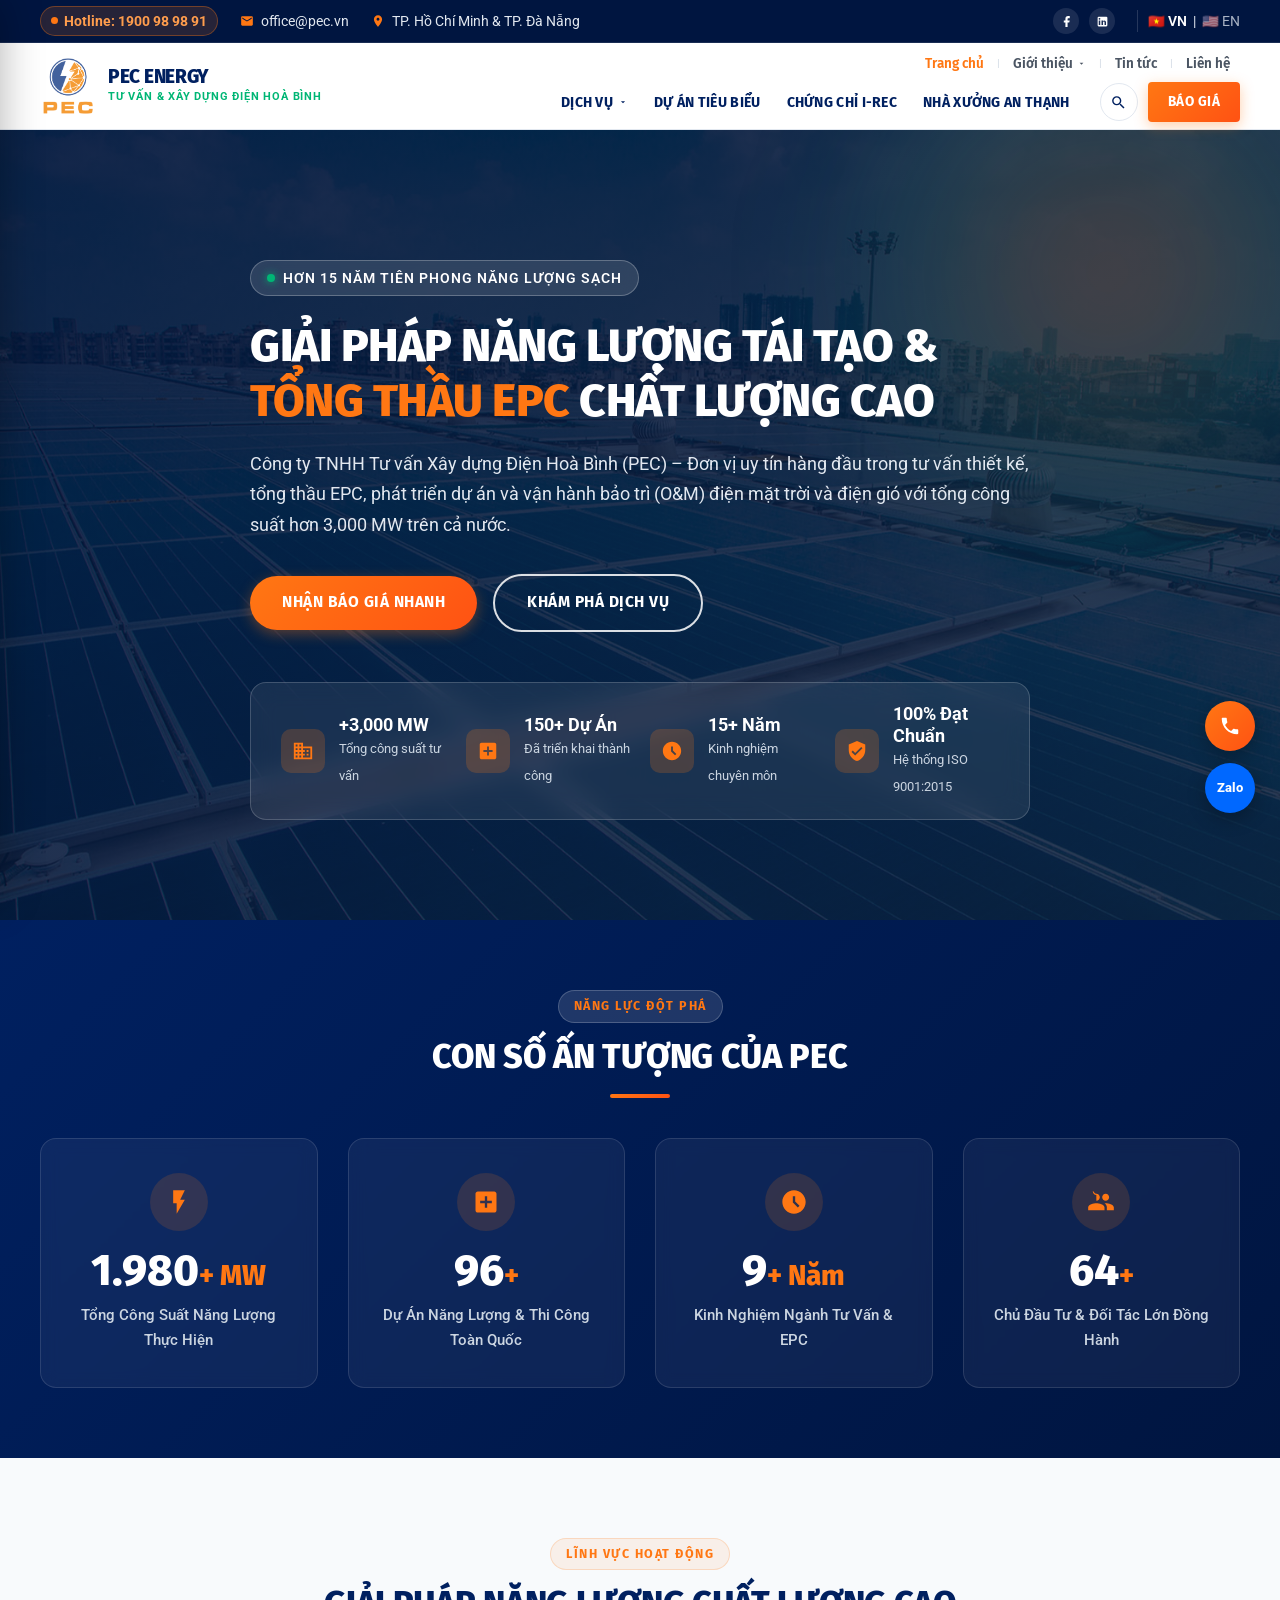
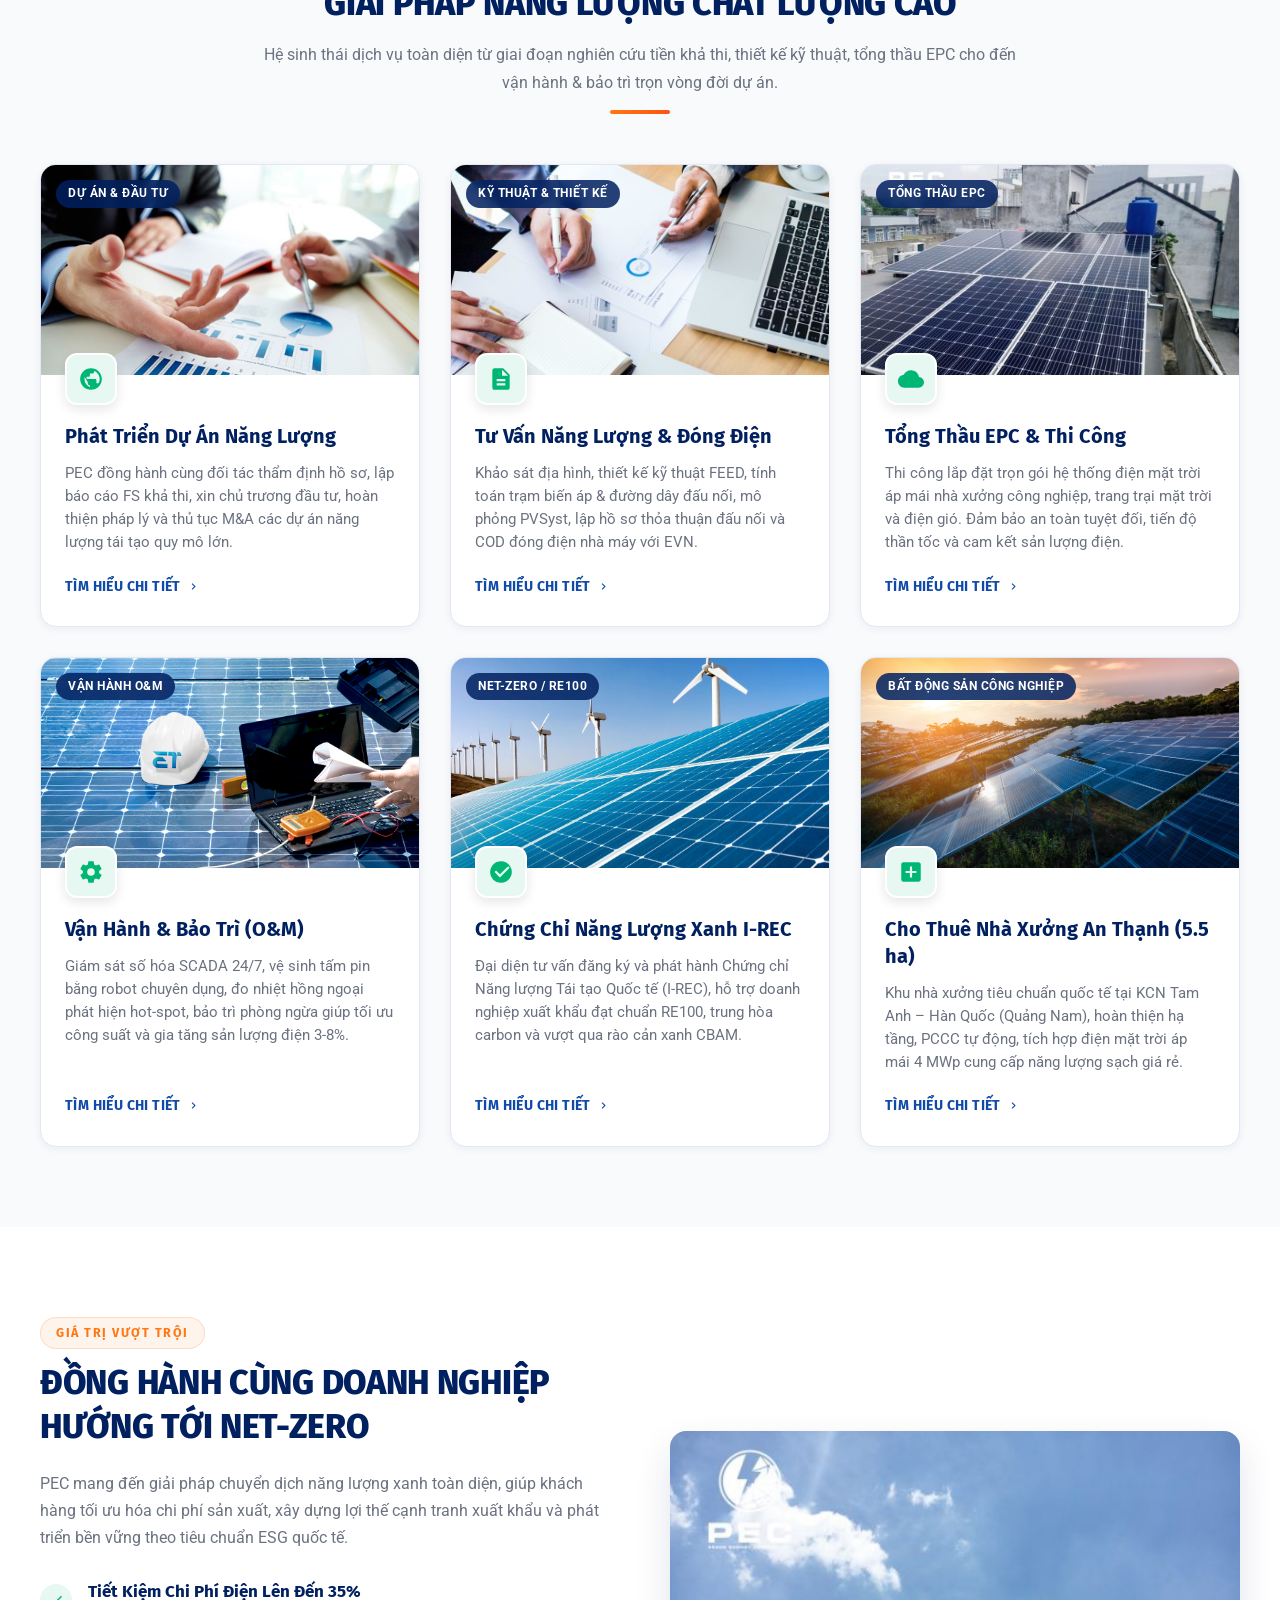
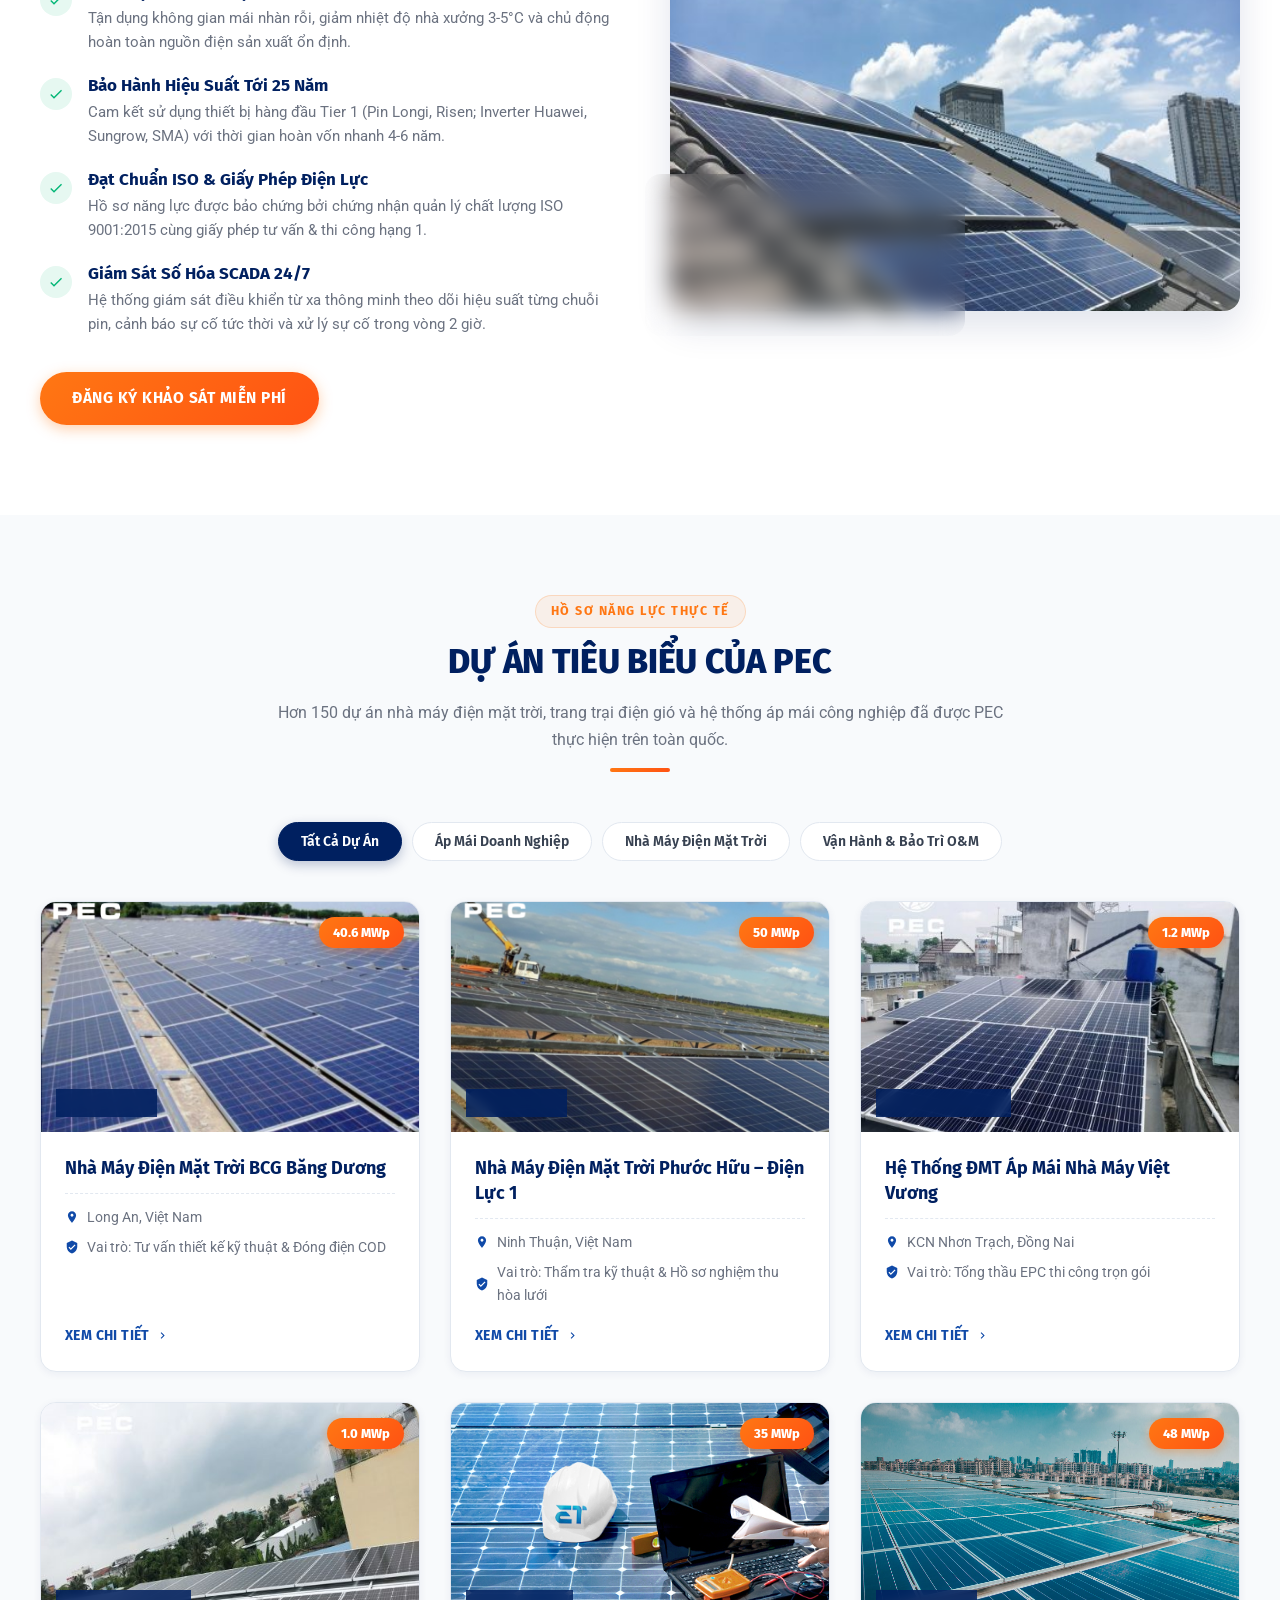
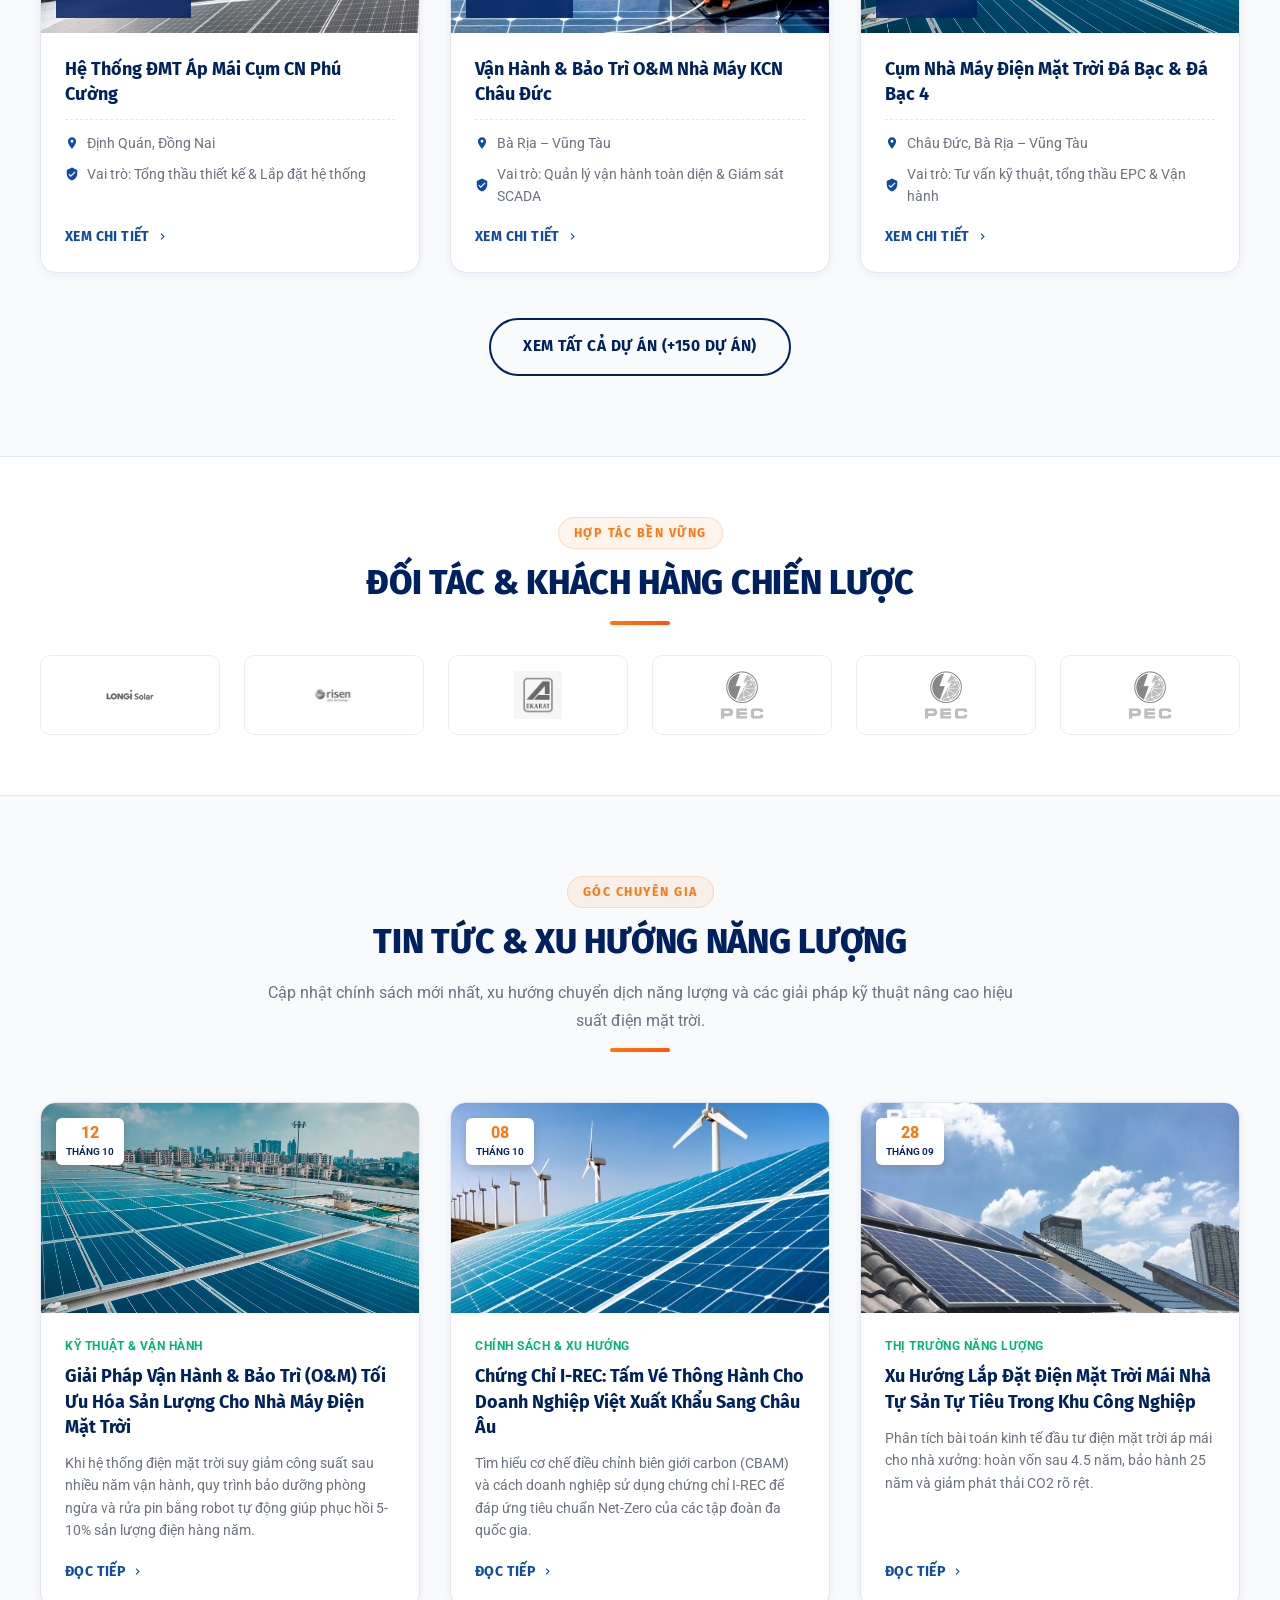
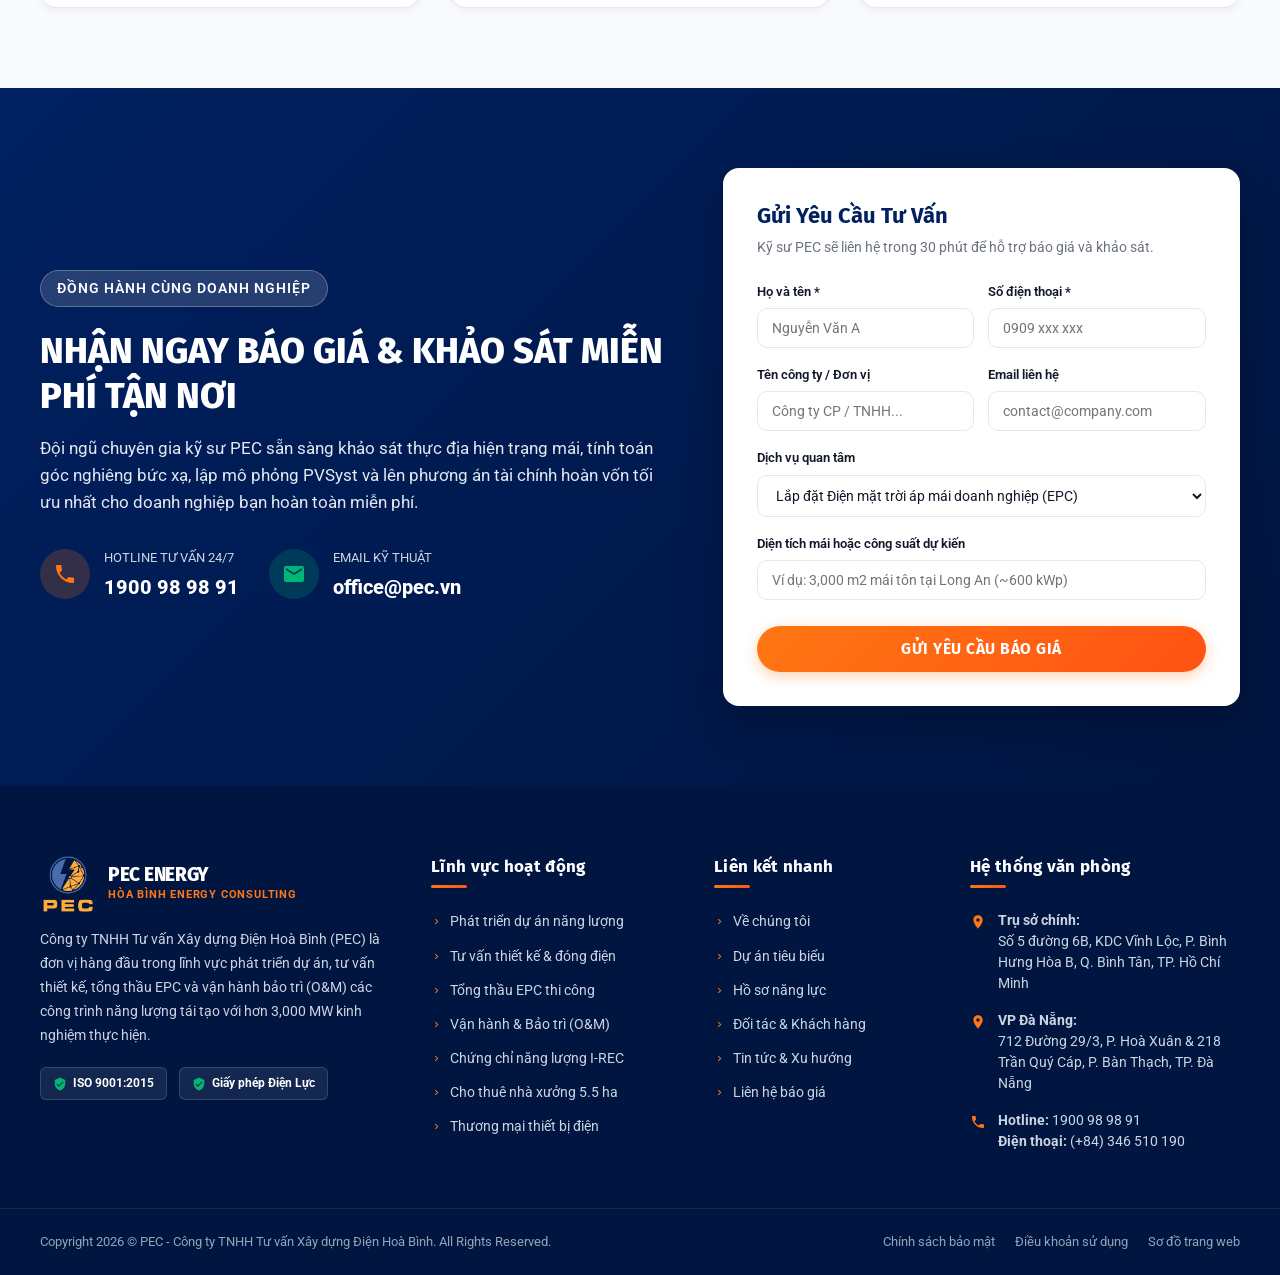
<file: index.html>
<!DOCTYPE html>
<html lang="vi">
<head>
  <meta charset="UTF-8">
  <meta name="viewport" content="width=device-width, initial-scale=1.0">
  <title>Trang Chủ - Giải Pháp Năng Lượng Tái Tạo Toàn Diện | PEC Energy Consulting</title>
  <meta name="description" content="Công ty TNHH Tư vấn Xây dựng Điện Hoà Bình (PEC) - Tiên phong tư vấn, tổng thầu EPC, phát triển dự án và O&M năng lượng tái tạo hàng đầu Việt Nam.">
  <link rel="icon" href="images/logo.png" type="image/png">
  <link rel="stylesheet" href="css/style.css">
</head>
<body>

<!-- Top Bar -->
<div class="top-bar">
  <div class="container">
    <div class="top-bar-left">
      <div class="top-bar-item">
        <a href="tel:1900989891" class="top-hotline-badge">
          <span class="pulse-dot"></span>
          <span>Hotline: 1900 98 98 91</span>
        </a>
      </div>
      <div class="top-bar-item">
        <svg viewBox="0 0 24 24"><path d="M20 4H4c-1.1 0-1.99.9-1.99 2L2 18c0 1.1.9 2 2 2h16c1.1 0 2-.9 2-2V6c0-1.1-.9-2-2-2zm0 4l-8 5-8-5V6l8 5 8-5v2z"/></svg>
        <a href="mailto:office@pec.vn">office@pec.vn</a>
      </div>
      <div class="top-bar-item hide-on-mobile">
        <svg viewBox="0 0 24 24"><path d="M12 2C8.13 2 5 5.13 5 9c0 5.25 7 13 7 13s7-7.75 7-13c0-3.87-3.13-7-7-7zm0 9.5c-1.38 0-2.5-1.12-2.5-2.5s1.12-2.5 2.5-2.5 2.5 1.12 2.5 2.5-1.12 2.5-2.5 2.5z"/></svg>
        <span>TP. Hồ Chí Minh & TP. Đà Nẵng</span>
      </div>
    </div>
    <div class="top-bar-right">
      <div class="social-links">
        <a href="https://www.facebook.com/HoaBinhEnergyConsultingPEC/" target="_blank" rel="noreferrer" class="social-btn" title="Facebook">
          <svg viewBox="0 0 24 24"><path d="M18 2h-3a5 5 0 0 0-5 5v3H7v4h3v8h4v-8h3l1-4h-4V7a1 1 0 0 1 1-1h3z"/></svg>
        </a>
        <a href="https://www.linkedin.com/company/hoa-binh-energy-consulting/" target="_blank" rel="noreferrer" class="social-btn" title="LinkedIn">
          <svg viewBox="0 0 24 24"><path d="M19 3a2 2 0 0 1 2 2v14a2 2 0 0 1-2 2H5a2 2 0 0 1-2-2V5a2 2 0 0 1 2-2h14m-.5 15.5v-5.3a3.26 3.26 0 0 0-3.26-3.26c-.85 0-1.84.52-2.28 1.3v-1.11h-2.79v8.37h2.79v-4.93c0-.77.62-1.4 1.39-1.4a1.4 1.4 0 0 1 1.4 1.4v4.93h2.75M6.46 8.76a1.64 1.64 0 1 0 0-3.28 1.64 1.64 0 0 0 0 3.28m1.4 9.74v-8.37H5.06v8.37h2.8z"/></svg>
        </a>
      </div>
      <div class="lang-switch">
        <a href="#" class="active" title="Tiếng Việt">🇻🇳 VN</a>
        <span>|</span>
        <a href="#" title="English">🇺🇸 EN</a>
      </div>
    </div>
  </div>
</div>

<!-- Main Sticky Header -->
<header class="main-header">
  <div class="container header-container">
    <a href="index.html" class="site-logo">
      <img src="images/logo.png" alt="PEC Energy Consulting" width="60" height="64">
      <div class="logo-text-group">
        <span class="logo-title">PEC ENERGY</span>
        <span class="logo-subtitle">Tư Vấn & Xây Dựng Điện Hoà Bình</span>
      </div>
    </a>

    <!-- Desktop 2-Tier Navigation -->
    <div class="header-nav-wrapper">
      <!-- Menu 1 (Hàng trên): Trang chủ, Giới thiệu, Tin tức, Liên hệ -->
      <div class="header-top-row">
        <nav class="menu-top" aria-label="Menu phụ">
          <div class="menu-top-item active">
            <a href="index.html" class="menu-top-link">Trang chủ</a>
          </div>
          <span class="menu-top-sep">|</span>
          <div class="menu-top-item has-dropdown ">
            <a href="gioi-thieu.html" class="menu-top-link">
              Giới thiệu
              <svg class="arrow-down" viewBox="0 0 24 24"><path d="M7 10l5 5 5-5z"/></svg>
            </a>
            <div class="dropdown-menu">
              <div class="dropdown-item"><a href="gioi-thieu.html#tong-quan" class="dropdown-link">Tổng quan công ty</a></div>
              <div class="dropdown-item"><a href="gioi-thieu.html#thu-ngo" class="dropdown-link">Thư ngỏ Ban Giám Đốc</a></div>
              <div class="dropdown-item"><a href="chung-chi-nang-luc.html" class="dropdown-link">Chứng chỉ & Hồ sơ năng lực</a></div>
              <div class="dropdown-item"><a href="doi-tac.html" class="dropdown-link">Khách hàng & Đối tác</a></div>
            </div>
          </div>
          <span class="menu-top-sep">|</span>
          <div class="menu-top-item ">
            <a href="tin-tuc.html" class="menu-top-link">Tin tức</a>
          </div>
          <span class="menu-top-sep">|</span>
          <div class="menu-top-item ">
            <a href="lien-he.html" class="menu-top-link">Liên hệ</a>
          </div>
        </nav>
      </div>

      <!-- Menu 2 (Hàng dưới): Các mục còn lại + Search + Báo giá -->
      <div class="header-main-row">
        <nav class="nav-menu" aria-label="Menu chính">
          <div class="nav-item ">
            <a href="dich-vu.html" class="nav-link">
              Dịch vụ
              <svg class="arrow-down" viewBox="0 0 24 24"><path d="M7 10l5 5 5-5z"/></svg>
            </a>
            <div class="dropdown-menu">
              <div class="dropdown-item"><a href="dich-vu.html#phat-trien" class="dropdown-link">Phát triển dự án năng lượng</a></div>
              <div class="dropdown-item"><a href="dich-vu.html#tu-van" class="dropdown-link">Tư vấn kỹ thuật & thiết kế</a></div>
              <div class="dropdown-item"><a href="dich-vu.html#thi-cong" class="dropdown-link">Thi công xây dựng EPC</a></div>
              <div class="dropdown-item"><a href="dich-vu-chi-tiet.html" class="dropdown-link">Vận hành & Bảo trì (O&M)</a></div>
              <div class="dropdown-item"><a href="i-rec.html" class="dropdown-link">Chứng chỉ xanh I-REC</a></div>
              <div class="dropdown-item"><a href="cho-thue-nha-xuong.html" class="dropdown-link">Cho thuê nhà xưởng Tam Anh</a></div>
              <div class="dropdown-item"><a href="dich-vu.html#thuong-mai" class="dropdown-link">Thương mại thiết bị điện</a></div>
            </div>
          </div>

          <div class="nav-item ">
            <a href="du-an.html" class="nav-link">Dự án tiêu biểu</a>
          </div>

          <div class="nav-item ">
            <a href="i-rec.html" class="nav-link">Chứng chỉ I-REC</a>
          </div>

          <div class="nav-item ">
            <a href="cho-thue-nha-xuong.html" class="nav-link">Nhà xưởng An Thạnh</a>
          </div>
        </nav>

        <!-- Header Actions -->
        <div class="header-actions">
          <button class="search-toggle-btn" title="Tìm kiếm" aria-label="Tìm kiếm">
            <svg viewBox="0 0 24 24"><path d="M15.5 14h-.79l-.28-.27A6.471 6.471 0 0 0 16 9.5 6.5 6.5 0 1 0 9.5 16c1.61 0 3.09-.59 4.23-1.57l.27.28v.79l5 4.99L20.49 19l-4.99-5zm-6 0C7.01 14 5 11.99 5 9.5S7.01 5 9.5 5 14 7.01 14 9.5 11.99 14 9.5 14z"/></svg>
          </button>
          <a href="#quote" class="btn btn-accent open-quote-modal header-quote-btn">Báo Giá</a>
        </div>
      </div>
    </div>

    <!-- Mobile Header Actions (Visible only on mobile/tablet) -->
    <div class="mobile-header-actions">
      <button class="search-toggle-btn" title="Tìm kiếm" aria-label="Tìm kiếm">
        <svg viewBox="0 0 24 24"><path d="M15.5 14h-.79l-.28-.27A6.471 6.471 0 0 0 16 9.5 6.5 6.5 0 1 0 9.5 16c1.61 0 3.09-.59 4.23-1.57l.27.28v.79l5 4.99L20.49 19l-4.99-5zm-6 0C7.01 14 5 11.99 5 9.5S7.01 5 9.5 5 14 7.01 14 9.5 11.99 14 9.5 14z"/></svg>
      </button>
      <button class="mobile-toggle-btn" aria-label="Mở menu">
        <span></span><span></span><span></span>
      </button>
    </div>
  </div>
</header>

<!-- Mobile Navigation Drawer -->
<div class="drawer-overlay"></div>
<aside class="mobile-nav-drawer">
  <div class="mobile-drawer-header">
    <a href="index.html" class="site-logo">
      <img src="images/logo.png" alt="PEC Energy" width="46" height="48">
      <span class="logo-title" style="font-size:16px;">PEC ENERGY</span>
    </a>
    <button class="close-drawer-btn" style="background:none;border:none;font-size:26px;cursor:pointer;">&times;</button>
  </div>
  <div class="mobile-drawer-body">
    <ul>
      <li><a href="index.html">Trang chủ</a></li>
      <li><a href="gioi-thieu.html">Giới thiệu công ty</a></li>
      <li><a href="chung-chi-nang-luc.html">Chứng chỉ & Hồ sơ năng lực</a></li>
      <li><a href="doi-tac.html">Khách hàng & Đối tác</a></li>
      <li><a href="dich-vu.html">Sản phẩm & Dịch vụ</a></li>
      <li><a href="dich-vu-chi-tiet.html">Vận hành & Bảo trì (O&M)</a></li>
      <li><a href="du-an.html">Dự án tiêu biểu</a></li>
      <li><a href="i-rec.html">Chứng chỉ I-REC</a></li>
      <li><a href="cho-thue-nha-xuong.html">Cho thuê nhà xưởng</a></li>
      <li><a href="tin-tuc.html">Tin tức & Sự kiện</a></li>
      <li><a href="lien-he.html">Liên hệ tư vấn</a></li>
    </ul>
  </div>
  <div class="mobile-drawer-footer">
    <a href="tel:1900989891" class="btn btn-accent" style="width:100%;margin-bottom:10px;">Hotline: 1900 98 98 91</a>
    <p style="font-size:12.5px;color:var(--vp-text-light);text-align:center;">Email: office@pec.vn</p>
  </div>
</aside>


<!-- Hero Section (Vu Phong Energy Style) -->
<section class="hero-section">
  <div class="hero-overlay-glow"></div>
  <div class="container">
    <div class="hero-content">
      <div class="badge-tag">
        <span class="badge-dot"></span>
        <span>Hơn 15 Năm Tiên Phong Năng Lượng Sạch</span>
      </div>
      <h1 class="hero-title">
        GIẢI PHÁP NĂNG LƯỢNG TÁI TẠO & <span class="highlight-orange">TỔNG THẦU EPC</span> CHẤT LƯỢNG CAO
      </h1>
      <p class="hero-desc">
        Công ty TNHH Tư vấn Xây dựng Điện Hoà Bình (PEC) – Đơn vị uy tín hàng đầu trong tư vấn thiết kế, tổng thầu EPC, phát triển dự án và vận hành bảo trì (O&M) điện mặt trời và điện gió với tổng công suất hơn 3,000 MW trên cả nước.
      </p>
      <div class="hero-btn-group">
        <a href="#quote" class="btn btn-accent btn-lg open-quote-modal">Nhận Báo Giá Nhanh</a>
        <a href="dich-vu.html" class="btn btn-outline-white btn-lg">Khám Phá Dịch Vụ</a>
      </div>

      <!-- Floating Highlights Bar (Vu Phong Style) -->
      <div class="floating-highlights">
        <div class="highlight-item">
          <div class="highlight-icon">
            <svg viewBox="0 0 24 24"><path d="M12 7V3H2v18h20V7H12zM6 19H4v-2h2v2zm0-4H4v-2h2v2zm0-4H4V9h2v2zm0-4H4V5h2v2zm4 12H8v-2h2v2zm0-4H8v-2h2v2zm0-4H8V9h2v2zm0-4H8V5h2v2zm10 12h-8v-2h2v-2h-2v-2h2v-2h-2V9h8v10zm-2-8h-2v2h2v-2zm0 4h-2v2h2v-2z"/></svg>
          </div>
          <div class="highlight-text">
            <strong>+3,000 MW</strong>
            <span>Tổng công suất tư vấn</span>
          </div>
        </div>

        <div class="highlight-item">
          <div class="highlight-icon">
            <svg viewBox="0 0 24 24"><path d="M19 3H5c-1.1 0-2 .9-2 2v14c0 1.1.9 2 2 2h14c1.1 0 2-.9 2-2V5c0-1.1-.9-2-2-2zm-2 10h-4v4h-2v-4H7v-2h4V7h2v4h4v2z"/></svg>
          </div>
          <div class="highlight-text">
            <strong>150+ Dự Án</strong>
            <span>Đã triển khai thành công</span>
          </div>
        </div>

        <div class="highlight-item">
          <div class="highlight-icon">
            <svg viewBox="0 0 24 24"><path d="M11.99 2C6.47 2 2 6.48 2 12s4.47 10 9.99 10C17.52 22 22 17.52 22 12S17.52 2 11.99 2zm3.3 14.71L11 12.41V7h2v4.59l3.71 3.71-1.42 1.41z"/></svg>
          </div>
          <div class="highlight-text">
            <strong>15+ Năm</strong>
            <span>Kinh nghiệm chuyên môn</span>
          </div>
        </div>

        <div class="highlight-item">
          <div class="highlight-icon">
            <svg viewBox="0 0 24 24"><path d="M12 1L3 5v6c0 5.55 3.84 10.74 9 12 5.16-1.26 9-6.45 9-12V5l-9-4zm-2 16l-4-4 1.41-1.41L10 14.17l6.59-6.59L18 9l-8 8z"/></svg>
          </div>
          <div class="highlight-text">
            <strong>100% Đạt Chuẩn</strong>
            <span>Hệ thống ISO 9001:2015</span>
          </div>
        </div>
      </div>
    </div>
  </div>
</section>

<!-- Stats Counter Section ("Con Số Ấn Tượng" - Vu Phong Style) -->
<section class="stats-section">
  <div class="container">
    <div class="section-header" style="margin-bottom:40px;">
      <span class="section-subtitle-badge" style="background:rgba(255,255,255,0.12);color:var(--vp-accent);border-color:rgba(255,255,255,0.2);">Năng Lực Đột Phá</span>
      <h2 class="section-title" style="color:#ffffff;">CON SỐ ẤN TƯỢNG CỦA PEC</h2>
      <div class="section-title-line"></div>
    </div>

    <div class="stats-grid">
      <div class="stat-card">
        <div class="stat-icon">
          <svg viewBox="0 0 24 24"><path d="M7 2v11h3v9l7-12h-4l4-8z"/></svg>
        </div>
        <div class="stat-number">
          <span class="counter-val" data-target="3000">3,000</span><span class="stat-unit">+ MW</span>
        </div>
        <div class="stat-label">Tổng Công Suất Năng Lượng Thực Hiện</div>
      </div>

      <div class="stat-card">
        <div class="stat-icon">
          <svg viewBox="0 0 24 24"><path d="M19 3H5c-1.1 0-2 .9-2 2v14c0 1.1.9 2 2 2h14c1.1 0 2-.9 2-2V5c0-1.1-.9-2-2-2zm-2 10h-4v4h-2v-4H7v-2h4V7h2v4h4v2z"/></svg>
        </div>
        <div class="stat-number">
          <span class="counter-val" data-target="150">150</span><span class="stat-unit">+</span>
        </div>
        <div class="stat-label">Dự Án Năng Lượng & Thi Công Toàn Quốc</div>
      </div>

      <div class="stat-card">
        <div class="stat-icon">
          <svg viewBox="0 0 24 24"><path d="M11.99 2C6.47 2 2 6.48 2 12s4.47 10 9.99 10C17.52 22 22 17.52 22 12S17.52 2 11.99 2zm3.3 14.71L11 12.41V7h2v4.59l3.71 3.71-1.42 1.41z"/></svg>
        </div>
        <div class="stat-number">
          <span class="counter-val" data-target="15">15</span><span class="stat-unit">+ Năm</span>
        </div>
        <div class="stat-label">Kinh Nghiệm Ngành Tư Vấn & EPC</div>
      </div>

      <div class="stat-card">
        <div class="stat-icon">
          <svg viewBox="0 0 24 24"><path d="M16 11c1.66 0 2.99-1.34 2.99-3S17.66 5 16 5c-1.66 0-3 1.34-3 3s1.34 3 3 3zm-8 0c1.66 0 2.99-1.34 2.99-3S9.66 5 8 5C6.34 5 5 1.34 5 3s1.34 3 3 3zm0 2c-2.33 0-7 1.17-7 3.5V19h14v-2.5c0-2.33-4.67-3.5-7-3.5zm8 0c-.29 0-.62.02-.97.05 1.16.84 1.97 1.97 1.97 3.45V19h6v-2.5c0-2.33-4.67-3.5-7-3.5z"/></svg>
        </div>
        <div class="stat-number">
          <span class="counter-val" data-target="100">100</span><span class="stat-unit">+</span>
        </div>
        <div class="stat-label">Chủ Đầu Tư & Đối Tác Lớn Đồng Hành</div>
      </div>
    </div>
  </div>
</section>

<!-- Core Solutions / Services Grid (Vu Phong Style) -->
<section class="section bg-light">
  <div class="container">
    <div class="section-header">
      <span class="section-subtitle-badge">Lĩnh Vực Hoạt Động</span>
      <h2 class="section-title">GIẢI PHÁP NĂNG LƯỢNG CHẤT LƯỢNG CAO</h2>
      <p class="section-desc">Hệ sinh thái dịch vụ toàn diện từ giai đoạn nghiên cứu tiền khả thi, thiết kế kỹ thuật, tổng thầu EPC cho đến vận hành & bảo trì trọn vòng đời dự án.</p>
      <div class="section-title-line"></div>
    </div>

    <div class="services-grid">
      <!-- Service 1 -->
      <div class="service-card">
        <div class="service-card-media">
          <img src="images/service-investment.jpg" alt="Phát triển dự án năng lượng">
          <span class="service-badge">Dự án & Đầu tư</span>
        </div>
        <div class="service-card-body">
          <div class="service-icon-box">
            <svg viewBox="0 0 24 24"><path d="M12 2C6.48 2 2 6.48 2 12s4.48 10 10 10 10-4.48 10-10S17.52 2 12 2zm1 17.93c-3.95-.49-7-3.85-7-7.93 0-.62.08-1.21.21-1.79L9 15v1c0 1.1.9 2 2 2v1.93zm6.9-2.54c-.26-.81-1-1.39-1.9-1.39h-1v-3c0-.55-.45-1-1-1H8v-2h2c.55 0 1-.45 1-1V7h2c1.1 0 2-.9 2-2v-.41c2.93 1.19 5 4.06 5 7.41 0 2.08-.8 3.97-2.1 5.39z"/></svg>
          </div>
          <h3 class="service-title"><a href="dich-vu.html#phat-trien">Phát Triển Dự Án Năng Lượng</a></h3>
          <p class="service-desc">PEC đồng hành cùng đối tác thẩm định hồ sơ, lập báo cáo FS khả thi, xin chủ trương đầu tư, hoàn thiện pháp lý và thủ tục M&A các dự án năng lượng tái tạo quy mô lớn.</p>
          <a href="dich-vu.html#phat-trien" class="service-link">
            <span>Tìm hiểu chi tiết</span>
            <svg viewBox="0 0 24 24"><path d="M8.59 16.59L13.17 12 8.59 7.41 10 6l6 6-6 6-1.41-1.41z"/></svg>
          </a>
        </div>
      </div>

      <!-- Service 2 -->
      <div class="service-card">
        <div class="service-card-media">
          <img src="images/service-consulting.jpg" alt="Tư vấn năng lượng">
          <span class="service-badge">Kỹ thuật & Thiết kế</span>
        </div>
        <div class="service-card-body">
          <div class="service-icon-box">
            <svg viewBox="0 0 24 24"><path d="M14 2H6c-1.1 0-1.99.9-1.99 2L4 20c0 1.1.89 2 1.99 2H18c1.1 0 2-.9 2-2V8l-6-6zm2 16H8v-2h8v2zm0-4H8v-2h8v2zm-3-5V3.5L18.5 9H13z"/></svg>
          </div>
          <h3 class="service-title"><a href="dich-vu.html#tu-van">Tư Vấn Năng Lượng & Đóng Điện</a></h3>
          <p class="service-desc">Khảo sát địa hình, thiết kế kỹ thuật FEED, tính toán trạm biến áp & đường dây đấu nối, mô phỏng PVSyst, lập hồ sơ thỏa thuận đấu nối và COD đóng điện nhà máy với EVN.</p>
          <a href="dich-vu.html#tu-van" class="service-link">
            <span>Tìm hiểu chi tiết</span>
            <svg viewBox="0 0 24 24"><path d="M8.59 16.59L13.17 12 8.59 7.41 10 6l6 6-6 6-1.41-1.41z"/></svg>
          </a>
        </div>
      </div>

      <!-- Service 3 -->
      <div class="service-card">
        <div class="service-card-media">
          <img src="images/proj-apmai-longan.jpg" alt="Tổng thầu EPC thi công">
          <span class="service-badge">Tổng thầu EPC</span>
        </div>
        <div class="service-card-body">
          <div class="service-icon-box">
            <svg viewBox="0 0 24 24"><path d="M19.36 10.04C18.67 6.59 15.64 4 12 4 9.11 4 6.6 5.64 5.35 8.04 2.34 8.36 0 10.91 0 14c0 3.31 2.69 6 6 6h13c2.76 0 5-2.24 5-5 0-2.64-2.05-4.78-4.64-4.96z"/></svg>
          </div>
          <h3 class="service-title"><a href="dich-vu.html#thi-cong">Tổng Thầu EPC & Thi Công</a></h3>
          <p class="service-desc">Thi công lắp đặt trọn gói hệ thống điện mặt trời áp mái nhà xưởng công nghiệp, trang trại mặt trời và điện gió. Đảm bảo an toàn tuyệt đối, tiến độ thần tốc và cam kết sản lượng điện.</p>
          <a href="dich-vu.html#thi-cong" class="service-link">
            <span>Tìm hiểu chi tiết</span>
            <svg viewBox="0 0 24 24"><path d="M8.59 16.59L13.17 12 8.59 7.41 10 6l6 6-6 6-1.41-1.41z"/></svg>
          </a>
        </div>
      </div>

      <!-- Service 4 -->
      <div class="service-card">
        <div class="service-card-media">
          <img src="images/proj-om.jpg" alt="Vận hành và bảo trì O&M">
          <span class="service-badge">Vận hành O&M</span>
        </div>
        <div class="service-card-body">
          <div class="service-icon-box">
            <svg viewBox="0 0 24 24"><path d="M12 15.5A3.5 3.5 0 0 1 8.5 12 3.5 3.5 0 0 1 12 8.5a3.5 3.5 0 0 1 3.5 3.5 3.5 3.5 0 0 1-3.5 3.5m7.43-2.53c.04-.32.07-.64.07-.97 0-.33-.03-.66-.07-1l2.11-1.63c.19-.15.24-.42.12-.64l-2-3.46c-.12-.22-.39-.31-.61-.22l-2.49 1c-.52-.39-1.06-.73-1.69-.98l-.37-2.65A.506.506 0 0 0 14 2h-4c-.25 0-.46.18-.5.42l-.37 2.65c-.63.25-1.17.59-1.69.98l-2.49-1c-.22-.09-.49 0-.61.22l-2 3.46c-.13.22-.07.49.12.64L4.57 11c-.04.34-.07.67-.07 1 0 .33.03.65.07.97l-2.11 1.66c-.19.15-.25.42-.12.64l2 3.46c.12.22.39.3.61.22l2.49-1.01c.52.4 1.06.74 1.69.99l.37 2.65c.04.24.25.42.5.42h4c.25 0 .46-.18.5-.42l.37-2.65c.63-.26 1.17-.59 1.69-.99l2.49 1.01c.22.08.49 0 .61-.22l2-3.46c.12-.22.07-.49-.12-.64l-2.11-1.66z"/></svg>
          </div>
          <h3 class="service-title"><a href="dich-vu-chi-tiet.html">Vận Hành & Bảo Trì (O&M)</a></h3>
          <p class="service-desc">Giám sát số hóa SCADA 24/7, vệ sinh tấm pin bằng robot chuyên dụng, đo nhiệt hồng ngoại phát hiện hot-spot, bảo trì phòng ngừa giúp tối ưu công suất và gia tăng sản lượng điện 3-8%.</p>
          <a href="dich-vu-chi-tiet.html" class="service-link">
            <span>Tìm hiểu chi tiết</span>
            <svg viewBox="0 0 24 24"><path d="M8.59 16.59L13.17 12 8.59 7.41 10 6l6 6-6 6-1.41-1.41z"/></svg>
          </a>
        </div>
      </div>

      <!-- Service 5 -->
      <div class="service-card">
        <div class="service-card-media">
          <img src="images/project-banner.jpg" alt="Chứng chỉ I-REC">
          <span class="service-badge">Net-Zero / RE100</span>
        </div>
        <div class="service-card-body">
          <div class="service-icon-box">
            <svg viewBox="0 0 24 24"><path d="M12 2C6.5 2 2 6.5 2 12s4.5 10 10 10 10-4.5 10-10S17.5 2 12 2zm-1 15l-5-5 1.41-1.41L11 14.17l7.59-7.59L20 8l-9 9z"/></svg>
          </div>
          <h3 class="service-title"><a href="i-rec.html">Chứng Chỉ Năng Lượng Xanh I-REC</a></h3>
          <p class="service-desc">Đại diện tư vấn đăng ký và phát hành Chứng chỉ Năng lượng Tái tạo Quốc tế (I-REC), hỗ trợ doanh nghiệp xuất khẩu đạt chuẩn RE100, trung hòa carbon và vượt qua rào cản xanh CBAM.</p>
          <a href="i-rec.html" class="service-link">
            <span>Tìm hiểu chi tiết</span>
            <svg viewBox="0 0 24 24"><path d="M8.59 16.59L13.17 12 8.59 7.41 10 6l6 6-6 6-1.41-1.41z"/></svg>
          </a>
        </div>
      </div>

      <!-- Service 6 -->
      <div class="service-card">
        <div class="service-card-media">
          <img src="images/hero-bg2.jpg" alt="Cho thuê nhà xưởng An Thạnh">
          <span class="service-badge">Bất động sản công nghiệp</span>
        </div>
        <div class="service-card-body">
          <div class="service-icon-box">
            <svg viewBox="0 0 24 24"><path d="M19 3H5c-1.1 0-2 .9-2 2v14c0 1.1.9 2 2 2h14c1.1 0 2-.9 2-2V5c0-1.1-.9-2-2-2zm-2 10h-4v4h-2v-4H7v-2h4V7h2v4h4v2z"/></svg>
          </div>
          <h3 class="service-title"><a href="cho-thue-nha-xuong.html">Cho Thuê Nhà Xưởng An Thạnh (5.5 ha)</a></h3>
          <p class="service-desc">Khu nhà xưởng tiêu chuẩn quốc tế tại KCN Tam Anh – Hàn Quốc (Quảng Nam), hoàn thiện hạ tầng, PCCC tự động, tích hợp điện mặt trời áp mái 4 MWp cung cấp năng lượng sạch giá rẻ.</p>
          <a href="cho-thue-nha-xuong.html" class="service-link">
            <span>Tìm hiểu chi tiết</span>
            <svg viewBox="0 0 24 24"><path d="M8.59 16.59L13.17 12 8.59 7.41 10 6l6 6-6 6-1.41-1.41z"/></svg>
          </a>
        </div>
      </div>
    </div>
  </div>
</section>

<!-- Why Choose Us / Net-Zero Section (Vu Phong Style) -->
<section class="netzero-section">
  <div class="container netzero-container">
    <div class="netzero-content">
      <span class="section-subtitle-badge">Giá Trị Vượt Trội</span>
      <h2 class="section-title">ĐỒNG HÀNH CÙNG DOANH NGHIỆP HƯỚNG TỚI NET-ZERO</h2>
      <p class="section-desc">
        PEC mang đến giải pháp chuyển dịch năng lượng xanh toàn diện, giúp khách hàng tối ưu hóa chi phí sản xuất, xây dựng lợi thế cạnh tranh xuất khẩu và phát triển bền vững theo tiêu chuẩn ESG quốc tế.
      </p>

      <div class="feature-list">
        <div class="feature-item">
          <div class="feature-check">
            <svg viewBox="0 0 24 24"><path d="M9 16.17L4.83 12l-1.42 1.41L9 19 21 7l-1.41-1.41z"/></svg>
          </div>
          <div class="feature-text">
            <h4>Tiết Kiệm Chi Phí Điện Lên Đến 35%</h4>
            <p>Tận dụng không gian mái nhàn rỗi, giảm nhiệt độ nhà xưởng 3-5°C và chủ động hoàn toàn nguồn điện sản xuất ổn định.</p>
          </div>
        </div>

        <div class="feature-item">
          <div class="feature-check">
            <svg viewBox="0 0 24 24"><path d="M9 16.17L4.83 12l-1.42 1.41L9 19 21 7l-1.41-1.41z"/></svg>
          </div>
          <div class="feature-text">
            <h4>Bảo Hành Hiệu Suất Tới 25 Năm</h4>
            <p>Cam kết sử dụng thiết bị hàng đầu Tier 1 (Pin Longi, Risen; Inverter Huawei, Sungrow, SMA) với thời gian hoàn vốn nhanh 4-6 năm.</p>
          </div>
        </div>

        <div class="feature-item">
          <div class="feature-check">
            <svg viewBox="0 0 24 24"><path d="M9 16.17L4.83 12l-1.42 1.41L9 19 21 7l-1.41-1.41z"/></svg>
          </div>
          <div class="feature-text">
            <h4>Đạt Chuẩn ISO & Giấy Phép Điện Lực</h4>
            <p>Hồ sơ năng lực được bảo chứng bởi chứng nhận quản lý chất lượng ISO 9001:2015 cùng giấy phép tư vấn & thi công hạng 1.</p>
          </div>
        </div>

        <div class="feature-item">
          <div class="feature-check">
            <svg viewBox="0 0 24 24"><path d="M9 16.17L4.83 12l-1.42 1.41L9 19 21 7l-1.41-1.41z"/></svg>
          </div>
          <div class="feature-text">
            <h4>Giám Sát Số Hóa SCADA 24/7</h4>
            <p>Hệ thống giám sát điều khiển từ xa thông minh theo dõi hiệu suất từng chuỗi pin, cảnh báo sự cố tức thời và xử lý sự cố trong vòng 2 giờ.</p>
          </div>
        </div>
      </div>

      <div style="margin-top:20px;">
        <a href="#quote" class="btn btn-accent btn-lg open-quote-modal">Đăng Ký Khảo Sát Miễn Phí</a>
      </div>
    </div>

    <div class="netzero-graphic">
      <div class="netzero-image-wrapper">
        <img src="images/proj-apmai-q7.jpg" alt="Đồng hành cùng doanh nghiệp phát triển bền vững">
      </div>
      <div class="floating-glass-card">
        <h4>Cam Kết Vàng Từ PEC</h4>
        <p>Đồng hành bền vững cùng khách hàng trong suốt vòng đời dự án với đội ngũ kỹ sư trưởng 15+ năm kinh nghiệm trong ngành năng lượng tái tạo.</p>
      </div>
    </div>
  </div>
</section>

<!-- Featured Projects (Vu Phong Tabbed Grid) -->
<section class="section projects-section">
  <div class="container">
    <div class="section-header">
      <span class="section-subtitle-badge">Hồ Sơ Năng Lực Thực Tế</span>
      <h2 class="section-title">DỰ ÁN TIÊU BIỂU CỦA PEC</h2>
      <p class="section-desc">Hơn 150 dự án nhà máy điện mặt trời, trang trại điện gió và hệ thống áp mái công nghiệp đã được PEC thực hiện trên toàn quốc.</p>
      <div class="section-title-line"></div>
    </div>

    <!-- Filter Tabs (Vu Phong Style) -->
    <div class="project-tabs">
      <button class="tab-btn active" data-filter="all">Tất Cả Dự Án</button>
      <button class="tab-btn" data-filter="rooftop">Áp Mái Doanh Nghiệp</button>
      <button class="tab-btn" data-filter="farm">Nhà Máy Điện Mặt Trời</button>
      <button class="tab-btn" data-filter="om">Vận Hành & Bảo Trì O&M</button>
    </div>

    <div class="projects-grid">
      <!-- Project 1 -->
      <div class="project-card" data-category="farm">
        <div class="project-media">
          <img src="images/proj-bcg.png" alt="Nhà máy điện mặt trời BCG Băng Dương">
          <span class="project-capacity-badge">40.6 MWp</span>
          <span class="project-category-tag">Nhà Máy Solar</span>
        </div>
        <div class="project-body">
          <h3 class="project-title"><a href="du-an-chi-tiet.html">Nhà Máy Điện Mặt Trời BCG Băng Dương</a></h3>
          <div class="project-meta">
            <div class="project-meta-item">
              <svg viewBox="0 0 24 24"><path d="M12 2C8.13 2 5 5.13 5 9c0 5.25 7 13 7 13s7-7.75 7-13c0-3.87-3.13-7-7-7zm0 9.5c-1.38 0-2.5-1.12-2.5-2.5s1.12-2.5 2.5-2.5 2.5 1.12 2.5 2.5-1.12 2.5-2.5 2.5z"/></svg>
              <span>Long An, Việt Nam</span>
            </div>
            <div class="project-meta-item">
              <svg viewBox="0 0 24 24"><path d="M12 1L3 5v6c0 5.55 3.84 10.74 9 12 5.16-1.26 9-6.45 9-12V5l-9-4zm-2 16l-4-4 1.41-1.41L10 14.17l6.59-6.59L18 9l-8 8z"/></svg>
              <span>Vai trò: Tư vấn thiết kế kỹ thuật & Đóng điện COD</span>
            </div>
          </div>
          <a href="du-an-chi-tiet.html" class="service-link">
            <span>Xem chi tiết</span>
            <svg viewBox="0 0 24 24"><path d="M8.59 16.59L13.17 12 8.59 7.41 10 6l6 6-6 6-1.41-1.41z"/></svg>
          </a>
        </div>
      </div>

      <!-- Project 2 -->
      <div class="project-card" data-category="farm">
        <div class="project-media">
          <img src="images/proj-phuochuu.png" alt="Nhà máy Điện mặt trời Phước Hữu - Điện Lực 1">
          <span class="project-capacity-badge">50 MWp</span>
          <span class="project-category-tag">Nhà Máy Solar</span>
        </div>
        <div class="project-body">
          <h3 class="project-title"><a href="du-an-chi-tiet.html">Nhà Máy Điện Mặt Trời Phước Hữu – Điện Lực 1</a></h3>
          <div class="project-meta">
            <div class="project-meta-item">
              <svg viewBox="0 0 24 24"><path d="M12 2C8.13 2 5 5.13 5 9c0 5.25 7 13 7 13s7-7.75 7-13c0-3.87-3.13-7-7-7zm0 9.5c-1.38 0-2.5-1.12-2.5-2.5s1.12-2.5 2.5-2.5 2.5 1.12 2.5 2.5-1.12 2.5-2.5 2.5z"/></svg>
              <span>Ninh Thuận, Việt Nam</span>
            </div>
            <div class="project-meta-item">
              <svg viewBox="0 0 24 24"><path d="M12 1L3 5v6c0 5.55 3.84 10.74 9 12 5.16-1.26 9-6.45 9-12V5l-9-4zm-2 16l-4-4 1.41-1.41L10 14.17l6.59-6.59L18 9l-8 8z"/></svg>
              <span>Vai trò: Thẩm tra kỹ thuật & Hồ sơ nghiệm thu hòa lưới</span>
            </div>
          </div>
          <a href="du-an-chi-tiet.html" class="service-link">
            <span>Xem chi tiết</span>
            <svg viewBox="0 0 24 24"><path d="M8.59 16.59L13.17 12 8.59 7.41 10 6l6 6-6 6-1.41-1.41z"/></svg>
          </a>
        </div>
      </div>

      <!-- Project 3 -->
      <div class="project-card" data-category="rooftop">
        <div class="project-media">
          <img src="images/proj-apmai-longan.jpg" alt="Điện mặt trời áp mái Nhà máy Việt Vương">
          <span class="project-capacity-badge">1.2 MWp</span>
          <span class="project-category-tag">Áp Mái Công Nghiệp</span>
        </div>
        <div class="project-body">
          <h3 class="project-title"><a href="du-an-chi-tiet.html">Hệ Thống ĐMT Áp Mái Nhà Máy Việt Vương</a></h3>
          <div class="project-meta">
            <div class="project-meta-item">
              <svg viewBox="0 0 24 24"><path d="M12 2C8.13 2 5 5.13 5 9c0 5.25 7 13 7 13s7-7.75 7-13c0-3.87-3.13-7-7-7zm0 9.5c-1.38 0-2.5-1.12-2.5-2.5s1.12-2.5 2.5-2.5 2.5 1.12 2.5 2.5-1.12 2.5-2.5 2.5z"/></svg>
              <span>KCN Nhơn Trạch, Đồng Nai</span>
            </div>
            <div class="project-meta-item">
              <svg viewBox="0 0 24 24"><path d="M12 1L3 5v6c0 5.55 3.84 10.74 9 12 5.16-1.26 9-6.45 9-12V5l-9-4zm-2 16l-4-4 1.41-1.41L10 14.17l6.59-6.59L18 9l-8 8z"/></svg>
              <span>Vai trò: Tổng thầu EPC thi công trọn gói</span>
            </div>
          </div>
          <a href="du-an-chi-tiet.html" class="service-link">
            <span>Xem chi tiết</span>
            <svg viewBox="0 0 24 24"><path d="M8.59 16.59L13.17 12 8.59 7.41 10 6l6 6-6 6-1.41-1.41z"/></svg>
          </a>
        </div>
      </div>

      <!-- Project 4 -->
      <div class="project-card" data-category="rooftop">
        <div class="project-media">
          <img src="images/proj-apmai-baclieu.jpg" alt="Điện mặt trời áp mái Cụm CN Phú Cường">
          <span class="project-capacity-badge">1.0 MWp</span>
          <span class="project-category-tag">Áp Mái Công Nghiệp</span>
        </div>
        <div class="project-body">
          <h3 class="project-title"><a href="du-an-chi-tiet.html">Hệ Thống ĐMT Áp Mái Cụm CN Phú Cường</a></h3>
          <div class="project-meta">
            <div class="project-meta-item">
              <svg viewBox="0 0 24 24"><path d="M12 2C8.13 2 5 5.13 5 9c0 5.25 7 13 7 13s7-7.75 7-13c0-3.87-3.13-7-7-7zm0 9.5c-1.38 0-2.5-1.12-2.5-2.5s1.12-2.5 2.5-2.5 2.5 1.12 2.5 2.5-1.12 2.5-2.5 2.5z"/></svg>
              <span>Định Quán, Đồng Nai</span>
            </div>
            <div class="project-meta-item">
              <svg viewBox="0 0 24 24"><path d="M12 1L3 5v6c0 5.55 3.84 10.74 9 12 5.16-1.26 9-6.45 9-12V5l-9-4zm-2 16l-4-4 1.41-1.41L10 14.17l6.59-6.59L18 9l-8 8z"/></svg>
              <span>Vai trò: Tổng thầu thiết kế & Lắp đặt hệ thống</span>
            </div>
          </div>
          <a href="du-an-chi-tiet.html" class="service-link">
            <span>Xem chi tiết</span>
            <svg viewBox="0 0 24 24"><path d="M8.59 16.59L13.17 12 8.59 7.41 10 6l6 6-6 6-1.41-1.41z"/></svg>
          </a>
        </div>
      </div>

      <!-- Project 5 -->
      <div class="project-card" data-category="om">
        <div class="project-media">
          <img src="images/proj-om.jpg" alt="Dự án vận hành O&M Nhà máy ĐMT KCN Châu Đức">
          <span class="project-capacity-badge">35 MWp</span>
          <span class="project-category-tag">Vận Hành O&M</span>
        </div>
        <div class="project-body">
          <h3 class="project-title"><a href="du-an-chi-tiet.html">Vận Hành & Bảo Trì O&M Nhà Máy KCN Châu Đức</a></h3>
          <div class="project-meta">
            <div class="project-meta-item">
              <svg viewBox="0 0 24 24"><path d="M12 2C8.13 2 5 5.13 5 9c0 5.25 7 13 7 13s7-7.75 7-13c0-3.87-3.13-7-7-7zm0 9.5c-1.38 0-2.5-1.12-2.5-2.5s1.12-2.5 2.5-2.5 2.5 1.12 2.5 2.5-1.12 2.5-2.5 2.5z"/></svg>
              <span>Bà Rịa – Vũng Tàu</span>
            </div>
            <div class="project-meta-item">
              <svg viewBox="0 0 24 24"><path d="M12 1L3 5v6c0 5.55 3.84 10.74 9 12 5.16-1.26 9-6.45 9-12V5l-9-4zm-2 16l-4-4 1.41-1.41L10 14.17l6.59-6.59L18 9l-8 8z"/></svg>
              <span>Vai trò: Quản lý vận hành toàn diện & Giám sát SCADA</span>
            </div>
          </div>
          <a href="du-an-chi-tiet.html" class="service-link">
            <span>Xem chi tiết</span>
            <svg viewBox="0 0 24 24"><path d="M8.59 16.59L13.17 12 8.59 7.41 10 6l6 6-6 6-1.41-1.41z"/></svg>
          </a>
        </div>
      </div>

      <!-- Project 6 -->
      <div class="project-card" data-category="farm">
        <div class="project-media">
          <img src="images/hero-bg1.jpg" alt="Cụm nhà máy điện mặt trời Đá Bạc">
          <span class="project-capacity-badge">48 MWp</span>
          <span class="project-category-tag">Nhà Máy Solar</span>
        </div>
        <div class="project-body">
          <h3 class="project-title"><a href="du-an-chi-tiet.html">Cụm Nhà Máy Điện Mặt Trời Đá Bạc & Đá Bạc 4</a></h3>
          <div class="project-meta">
            <div class="project-meta-item">
              <svg viewBox="0 0 24 24"><path d="M12 2C8.13 2 5 5.13 5 9c0 5.25 7 13 7 13s7-7.75 7-13c0-3.87-3.13-7-7-7zm0 9.5c-1.38 0-2.5-1.12-2.5-2.5s1.12-2.5 2.5-2.5 2.5 1.12 2.5 2.5-1.12 2.5-2.5 2.5z"/></svg>
              <span>Châu Đức, Bà Rịa – Vũng Tàu</span>
            </div>
            <div class="project-meta-item">
              <svg viewBox="0 0 24 24"><path d="M12 1L3 5v6c0 5.55 3.84 10.74 9 12 5.16-1.26 9-6.45 9-12V5l-9-4zm-2 16l-4-4 1.41-1.41L10 14.17l6.59-6.59L18 9l-8 8z"/></svg>
              <span>Vai trò: Tư vấn kỹ thuật, tổng thầu EPC & Vận hành</span>
            </div>
          </div>
          <a href="du-an-chi-tiet.html" class="service-link">
            <span>Xem chi tiết</span>
            <svg viewBox="0 0 24 24"><path d="M8.59 16.59L13.17 12 8.59 7.41 10 6l6 6-6 6-1.41-1.41z"/></svg>
          </a>
        </div>
      </div>
    </div>

    <div style="text-align:center;margin-top:45px;">
      <a href="du-an.html" class="btn btn-outline-primary btn-lg">Xem Tất Cả Dự Án (+150 Dự Án)</a>
    </div>
  </div>
</section>

<!-- Partners & Clients Section (Vu Phong Style) -->
<section class="partners-section">
  <div class="container">
    <div class="section-header" style="margin-bottom:30px;">
      <span class="section-subtitle-badge">Hợp Tác Bền Vững</span>
      <h2 class="section-title">ĐỐI TÁC & KHÁCH HÀNG CHIẾN LƯỢC</h2>
      <div class="section-title-line"></div>
    </div>

    <div class="partners-grid">
      <div class="partner-logo-item">
        <img src="images/partner-longi.png" alt="Longi Solar">
      </div>
      <div class="partner-logo-item">
        <img src="images/partner-risen.png" alt="Risen Energy">
      </div>
      <div class="partner-logo-item">
        <img src="images/partner-ekarat.jpg" alt="Ekarat Electric">
      </div>
      <div class="partner-logo-item">
        <img src="images/logo.png" alt="BCG Energy">
      </div>
      <div class="partner-logo-item">
        <img src="images/logo.png" alt="SP Group">
      </div>
      <div class="partner-logo-item">
        <img src="images/logo.png" alt="Tập đoàn Điện lực Việt Nam EVN">
      </div>
    </div>
  </div>
</section>

<!-- News & Insights (Vu Phong Style) -->
<section class="section bg-light">
  <div class="container">
    <div class="section-header">
      <span class="section-subtitle-badge">Góc Chuyên Gia</span>
      <h2 class="section-title">TIN TỨC & XU HƯỚNG NĂNG LƯỢNG</h2>
      <p class="section-desc">Cập nhật chính sách mới nhất, xu hướng chuyển dịch năng lượng và các giải pháp kỹ thuật nâng cao hiệu suất điện mặt trời.</p>
      <div class="section-title-line"></div>
    </div>

    <div class="news-grid">
      <!-- News 1 -->
      <article class="news-card">
        <div class="news-media">
          <img src="images/hero-bg1.jpg" alt="Giải pháp vận hành bảo trì O&M tối ưu">
          <div class="news-date-badge">
            <strong>12</strong>
            <span>Tháng 10</span>
          </div>
        </div>
        <div class="news-body">
          <span class="news-cat">Kỹ thuật & Vận hành</span>
          <h3 class="news-title"><a href="tin-tuc-chi-tiet.html">Giải Pháp Vận Hành & Bảo Trì (O&M) Tối Ưu Hóa Sản Lượng Cho Nhà Máy Điện Mặt Trời</a></h3>
          <p class="news-excerpt">Khi hệ thống điện mặt trời suy giảm công suất sau nhiều năm vận hành, quy trình bảo dưỡng phòng ngừa và rửa pin bằng robot tự động giúp phục hồi 5-10% sản lượng điện hàng năm.</p>
          <a href="tin-tuc-chi-tiet.html" class="service-link">
            <span>Đọc tiếp</span>
            <svg viewBox="0 0 24 24"><path d="M8.59 16.59L13.17 12 8.59 7.41 10 6l6 6-6 6-1.41-1.41z"/></svg>
          </a>
        </div>
      </article>

      <!-- News 2 -->
      <article class="news-card">
        <div class="news-media">
          <img src="images/project-banner.jpg" alt="Chứng chỉ I-REC và cơ chế CBAM">
          <div class="news-date-badge">
            <strong>08</strong>
            <span>Tháng 10</span>
          </div>
        </div>
        <div class="news-body">
          <span class="news-cat">Chính sách & Xu hướng</span>
          <h3 class="news-title"><a href="tin-tuc-chi-tiet.html">Chứng Chỉ I-REC: Tấm Vé Thông Hành Cho Doanh Nghiệp Việt Xuất Khẩu Sang Châu Âu</a></h3>
          <p class="news-excerpt">Tìm hiểu cơ chế điều chỉnh biên giới carbon (CBAM) và cách doanh nghiệp sử dụng chứng chỉ I-REC để đáp ứng tiêu chuẩn Net-Zero của các tập đoàn đa quốc gia.</p>
          <a href="tin-tuc-chi-tiet.html" class="service-link">
            <span>Đọc tiếp</span>
            <svg viewBox="0 0 24 24"><path d="M8.59 16.59L13.17 12 8.59 7.41 10 6l6 6-6 6-1.41-1.41z"/></svg>
          </a>
        </div>
      </article>

      <!-- News 3 -->
      <article class="news-card">
        <div class="news-media">
          <img src="images/proj-apmai-q7.jpg" alt="Điện mặt trời mái nhà tự sản tự tiêu">
          <div class="news-date-badge">
            <strong>28</strong>
            <span>Tháng 09</span>
          </div>
        </div>
        <div class="news-body">
          <span class="news-cat">Thị trường năng lượng</span>
          <h3 class="news-title"><a href="tin-tuc-chi-tiet.html">Xu Hướng Lắp Đặt Điện Mặt Trời Mái Nhà Tự Sản Tự Tiêu Trong Khu Công Nghiệp</a></h3>
          <p class="news-excerpt">Phân tích bài toán kinh tế đầu tư điện mặt trời áp mái cho nhà xưởng: hoàn vốn sau 4.5 năm, bảo hành 25 năm và giảm phát thải CO2 rõ rệt.</p>
          <a href="tin-tuc-chi-tiet.html" class="service-link">
            <span>Đọc tiếp</span>
            <svg viewBox="0 0 24 24"><path d="M8.59 16.59L13.17 12 8.59 7.41 10 6l6 6-6 6-1.41-1.41z"/></svg>
          </a>
        </div>
      </article>
    </div>
  </div>
</section>

<!-- Quick Quote / Consultation Section (Vu Phong Style) -->
<section class="cta-banner-section" id="quote">
  <div class="container">
    <div class="cta-banner-grid">
      <div class="cta-banner-info">
        <span class="badge-tag" style="background:rgba(255,255,255,0.15);">Đồng Hành Cùng Doanh Nghiệp</span>
        <h2>NHẬN NGAY BÁO GIÁ & KHẢO SÁT MIỄN PHÍ TẬN NƠI</h2>
        <p>Đội ngũ chuyên gia kỹ sư PEC sẵn sàng khảo sát thực địa hiện trạng mái, tính toán góc nghiêng bức xạ, lập mô phỏng PVSyst và lên phương án tài chính hoàn vốn tối ưu nhất cho doanh nghiệp bạn hoàn toàn miễn phí.</p>
        
        <div class="cta-quick-contacts">
          <div class="cta-contact-box">
            <div class="cta-contact-icon">
              <svg viewBox="0 0 24 24"><path d="M6.62 10.79c1.44 2.83 3.76 5.14 6.59 6.59l2.2-2.2c.27-.27.67-.36 1.02-.24 1.12.37 2.33.57 3.57.57.55 0 1 .45 1 1V20c0 .55-.45 1-1 1-9.39 0-17-7.61-17-17 0-.55.45-1 1-1h3.5c.55 0 1 .45 1 1 0 1.25.2 2.45.57 3.57.11.35.03.74-.25 1.02l-2.2 2.2z"/></svg>
            </div>
            <div class="cta-contact-details">
              <span>Hotline Tư Vấn 24/7</span>
              <strong>1900 98 98 91</strong>
            </div>
          </div>

          <div class="cta-contact-box">
            <div class="cta-contact-icon" style="background:rgba(0,182,117,0.2);color:var(--vp-green);">
              <svg viewBox="0 0 24 24"><path d="M20 4H4c-1.1 0-1.99.9-1.99 2L2 18c0 1.1.9 2 2 2h16c1.1 0 2-.9 2-2V6c0-1.1-.9-2-2-2zm0 4l-8 5-8-5V6l8 5 8-5v2z"/></svg>
            </div>
            <div class="cta-contact-details">
              <span>Email Kỹ Thuật</span>
              <strong>office@pec.vn</strong>
            </div>
          </div>
        </div>
      </div>

      <div class="quote-form-card">
        <h3>Gửi Yêu Cầu Tư Vấn</h3>
        <p class="form-desc">Kỹ sư PEC sẽ liên hệ trong 30 phút để hỗ trợ báo giá và khảo sát.</p>
        <form class="quote-form-element">
          <div class="form-row">
            <div class="form-group">
              <label class="form-label">Họ và tên *</label>
              <input type="text" class="form-control" placeholder="Nguyễn Văn A" required>
            </div>
            <div class="form-group">
              <label class="form-label">Số điện thoại *</label>
              <input type="tel" class="form-control" placeholder="0909 xxx xxx" required>
            </div>
          </div>

          <div class="form-row">
            <div class="form-group">
              <label class="form-label">Tên công ty / Đơn vị</label>
              <input type="text" class="form-control" placeholder="Công ty CP / TNHH...">
            </div>
            <div class="form-group">
              <label class="form-label">Email liên hệ</label>
              <input type="email" class="form-control" placeholder="contact@company.com">
            </div>
          </div>

          <div class="form-group">
            <label class="form-label">Dịch vụ quan tâm</label>
            <select class="form-control">
              <option>Lắp đặt Điện mặt trời áp mái doanh nghiệp (EPC)</option>
              <option>Tư vấn thiết kế & Hồ sơ đóng điện COD</option>
              <option>Vận hành & Bảo trì hệ thống (O&M)</option>
              <option>Đăng ký cấp Chứng chỉ xanh I-REC</option>
              <option>Thuê nhà xưởng An Thạnh (5.5 ha Tam Anh)</option>
              <option>Mua sắm tấm pin & Inverter chính hãng</option>
            </select>
          </div>

          <div class="form-group">
            <label class="form-label">Diện tích mái hoặc công suất dự kiến</label>
            <input type="text" class="form-control" placeholder="Ví dụ: 3,000 m2 mái tôn tại Long An (~600 kWp)">
          </div>

          <button type="submit" class="btn btn-accent btn-lg" style="width:100%;margin-top:10px;">GỬI YÊU CẦU BÁO GIÁ</button>
        </form>
      </div>
    </div>
  </div>
</section>


<!-- Footer Section (Vu Phong Corporate Energy style) -->
<footer class="site-footer">
  <div class="footer-top">
    <div class="container footer-grid">
      <!-- Col 1: About PEC -->
      <div class="footer-col footer-about">
        <a href="index.html" class="site-logo" style="margin-bottom:16px;display:inline-flex;">
          <img src="images/logo.png" alt="PEC Energy Consulting" width="55" height="60" style="filter:brightness(1.1);">
          <div class="logo-text-group">
            <span class="logo-title" style="color:#ffffff;">PEC ENERGY</span>
            <span class="logo-subtitle" style="color:var(--vp-accent);">Hòa Bình Energy Consulting</span>
          </div>
        </a>
        <p>Công ty TNHH Tư vấn Xây dựng Điện Hoà Bình (PEC) là đơn vị hàng đầu trong lĩnh vực phát triển dự án, tư vấn thiết kế, tổng thầu EPC và vận hành bảo trì (O&M) các công trình năng lượng tái tạo với hơn 3,000 MW kinh nghiệm thực hiện.</p>
        <div class="cert-badges">
          <div class="cert-badge-item">
            <svg viewBox="0 0 24 24"><path d="M12 1L3 5v6c0 5.55 3.84 10.74 9 12 5.16-1.26 9-6.45 9-12V5l-9-4zm-2 16l-4-4 1.41-1.41L10 14.17l6.59-6.59L18 9l-8 8z"/></svg>
            <span>ISO 9001:2015</span>
          </div>
          <div class="cert-badge-item">
            <svg viewBox="0 0 24 24"><path d="M12 1L3 5v6c0 5.55 3.84 10.74 9 12 5.16-1.26 9-6.45 9-12V5l-9-4zm-2 16l-4-4 1.41-1.41L10 14.17l6.59-6.59L18 9l-8 8z"/></svg>
            <span>Giấy phép Điện Lực</span>
          </div>
        </div>
      </div>

      <!-- Col 2: Services -->
      <div class="footer-col">
        <h4 class="footer-heading">Lĩnh vực hoạt động</h4>
        <ul class="footer-links">
          <li><a href="dich-vu.html#phat-trien"><svg viewBox="0 0 24 24"><path d="M8.59 16.59L13.17 12 8.59 7.41 10 6l6 6-6 6-1.41-1.41z"/></svg>Phát triển dự án năng lượng</a></li>
          <li><a href="dich-vu.html#tu-van"><svg viewBox="0 0 24 24"><path d="M8.59 16.59L13.17 12 8.59 7.41 10 6l6 6-6 6-1.41-1.41z"/></svg>Tư vấn thiết kế & đóng điện</a></li>
          <li><a href="dich-vu.html#thi-cong"><svg viewBox="0 0 24 24"><path d="M8.59 16.59L13.17 12 8.59 7.41 10 6l6 6-6 6-1.41-1.41z"/></svg>Tổng thầu EPC thi công</a></li>
          <li><a href="dich-vu-chi-tiet.html"><svg viewBox="0 0 24 24"><path d="M8.59 16.59L13.17 12 8.59 7.41 10 6l6 6-6 6-1.41-1.41z"/></svg>Vận hành & Bảo trì (O&M)</a></li>
          <li><a href="i-rec.html"><svg viewBox="0 0 24 24"><path d="M8.59 16.59L13.17 12 8.59 7.41 10 6l6 6-6 6-1.41-1.41z"/></svg>Chứng chỉ năng lượng I-REC</a></li>
          <li><a href="cho-thue-nha-xuong.html"><svg viewBox="0 0 24 24"><path d="M8.59 16.59L13.17 12 8.59 7.41 10 6l6 6-6 6-1.41-1.41z"/></svg>Cho thuê nhà xưởng 5.5 ha</a></li>
          <li><a href="dich-vu.html#thuong-mai"><svg viewBox="0 0 24 24"><path d="M8.59 16.59L13.17 12 8.59 7.41 10 6l6 6-6 6-1.41-1.41z"/></svg>Thương mại thiết bị điện</a></li>
        </ul>
      </div>

      <!-- Col 3: Quick Links -->
      <div class="footer-col">
        <h4 class="footer-heading">Liên kết nhanh</h4>
        <ul class="footer-links">
          <li><a href="gioi-thieu.html"><svg viewBox="0 0 24 24"><path d="M8.59 16.59L13.17 12 8.59 7.41 10 6l6 6-6 6-1.41-1.41z"/></svg>Về chúng tôi</a></li>
          <li><a href="du-an.html"><svg viewBox="0 0 24 24"><path d="M8.59 16.59L13.17 12 8.59 7.41 10 6l6 6-6 6-1.41-1.41z"/></svg>Dự án tiêu biểu</a></li>
          <li><a href="chung-chi-nang-luc.html"><svg viewBox="0 0 24 24"><path d="M8.59 16.59L13.17 12 8.59 7.41 10 6l6 6-6 6-1.41-1.41z"/></svg>Hồ sơ năng lực</a></li>
          <li><a href="doi-tac.html"><svg viewBox="0 0 24 24"><path d="M8.59 16.59L13.17 12 8.59 7.41 10 6l6 6-6 6-1.41-1.41z"/></svg>Đối tác & Khách hàng</a></li>
          <li><a href="tin-tuc.html"><svg viewBox="0 0 24 24"><path d="M8.59 16.59L13.17 12 8.59 7.41 10 6l6 6-6 6-1.41-1.41z"/></svg>Tin tức & Xu hướng</a></li>
          <li><a href="lien-he.html"><svg viewBox="0 0 24 24"><path d="M8.59 16.59L13.17 12 8.59 7.41 10 6l6 6-6 6-1.41-1.41z"/></svg>Liên hệ báo giá</a></li>
        </ul>
      </div>

      <!-- Col 4: Contact & Office Info -->
      <div class="footer-col footer-newsletter">
        <h4 class="footer-heading">Hệ thống văn phòng</h4>
        <div class="footer-contact-item">
          <svg viewBox="0 0 24 24"><path d="M12 2C8.13 2 5 5.13 5 9c0 5.25 7 13 7 13s7-7.75 7-13c0-3.87-3.13-7-7-7zm0 9.5c-1.38 0-2.5-1.12-2.5-2.5s1.12-2.5 2.5-2.5 2.5 1.12 2.5 2.5-1.12 2.5-2.5 2.5z"/></svg>
          <div>
            <strong>Trụ sở chính:</strong><br>
            Số 5 đường 6B, KDC Vĩnh Lộc, P. Bình Hưng Hòa B, Q. Bình Tân, TP. Hồ Chí Minh
          </div>
        </div>
        <div class="footer-contact-item">
          <svg viewBox="0 0 24 24"><path d="M12 2C8.13 2 5 5.13 5 9c0 5.25 7 13 7 13s7-7.75 7-13c0-3.87-3.13-7-7-7zm0 9.5c-1.38 0-2.5-1.12-2.5-2.5s1.12-2.5 2.5-2.5 2.5 1.12 2.5 2.5-1.12 2.5-2.5 2.5z"/></svg>
          <div>
            <strong>VP Đà Nẵng:</strong><br>
            712 Đường 29/3, P. Hoà Xuân & 218 Trần Quý Cáp, P. Bàn Thạch, TP. Đà Nẵng
          </div>
        </div>
        <div class="footer-contact-item">
          <svg viewBox="0 0 24 24"><path d="M6.62 10.79c1.44 2.83 3.76 5.14 6.59 6.59l2.2-2.2c.27-.27.67-.36 1.02-.24 1.12.37 2.33.57 3.57.57.55 0 1 .45 1 1V20c0 .55-.45 1-1 1-9.39 0-17-7.61-17-17 0-.55.45-1 1-1h3.5c.55 0 1 .45 1 1 0 1.25.2 2.45.57 3.57.11.35.03.74-.25 1.02l-2.2 2.2z"/></svg>
          <div>
            <strong>Hotline:</strong> 1900 98 98 91<br>
            <strong>Điện thoại:</strong> (+84) 346 510 190
          </div>
        </div>
      </div>
    </div>
  </div>

  <div class="footer-bottom">
    <div class="container">
      <p>Copyright 2026 © PEC - Công ty TNHH Tư vấn Xây dựng Điện Hoà Bình. All Rights Reserved.</p>
      <div class="footer-bottom-links">
        <a href="gioi-thieu.html">Chính sách bảo mật</a>
        <a href="gioi-thieu.html">Điều khoản sử dụng</a>
        <a href="lien-he.html">Sơ đồ trang web</a>
      </div>
    </div>
  </div>
</footer>

<!-- Floating Contact Action Widgets -->
<div class="floating-widgets">
  <a href="tel:1900989891" class="floating-btn floating-phone" title="Gọi ngay Hotline 1900 98 98 91">
    <svg viewBox="0 0 24 24"><path d="M6.62 10.79c1.44 2.83 3.76 5.14 6.59 6.59l2.2-2.2c.27-.27.67-.36 1.02-.24 1.12.37 2.33.57 3.57.57.55 0 1 .45 1 1V20c0 .55-.45 1-1 1-9.39 0-17-7.61-17-17 0-.55.45-1 1-1h3.5c.55 0 1 .45 1 1 0 1.25.2 2.45.57 3.57.11.35.03.74-.25 1.02l-2.2 2.2z"/></svg>
  </a>
  <a href="https://zalo.me/0346510190" target="_blank" rel="noreferrer" class="floating-btn floating-zalo" title="Chat Zalo hỗ trợ">
    Zalo
  </a>
  <button class="floating-btn back-to-top" title="Lên đầu trang" aria-label="Lên đầu trang">
    <svg viewBox="0 0 24 24"><path d="M7.41 15.41L12 10.83l4.59 4.58L18 14l-6-6-6 6z"/></svg>
  </button>
</div>

<!-- Modal Quick Quote -->
<div class="modal-overlay" id="quoteModal">
  <div class="modal-container">
    <button class="modal-close-btn">&times;</button>
    <h3 style="font-size:22px;color:var(--vp-primary);margin-bottom:6px;">Yêu Cầu Báo Giá & Tư Vấn</h3>
    <p style="font-size:13.5px;color:var(--vp-text-light);margin-bottom:20px;">Vui lòng để lại thông tin, kỹ sư trưởng PEC sẽ phản hồi phương án & dự toán trong 30 phút.</p>
    
    <form class="quote-form-element">
      <div class="form-row">
        <div class="form-group">
          <label class="form-label">Họ và tên *</label>
          <input type="text" class="form-control" placeholder="Nguyễn Văn A" required>
        </div>
        <div class="form-group">
          <label class="form-label">Số điện thoại *</label>
          <input type="tel" class="form-control" placeholder="0909 xxx xxx" required>
        </div>
      </div>
      <div class="form-group">
        <label class="form-label">Email liên hệ</label>
        <input type="email" class="form-control" placeholder="email@doanhnghiep.com">
      </div>
      <div class="form-group">
        <label class="form-label">Dịch vụ quan tâm</label>
        <select class="form-control">
          <option>Lắp đặt Điện mặt trời áp mái doanh nghiệp</option>
          <option>Tư vấn thiết kế & đóng điện công trình</option>
          <option>Dịch vụ Vận hành & Bảo trì (O&M)</option>
          <option>Đăng ký Chứng chỉ I-REC (Net-Zero)</option>
          <option>Thuê nhà xưởng KCN Tam Anh</option>
          <option>Thương mại thiết bị (Pin, Inverter)</option>
        </select>
      </div>
      <div class="form-group">
        <label class="form-label">Địa điểm & Công suất dự kiến (hoặc ghi chú)</label>
        <textarea class="form-control" rows="3" placeholder="Ví dụ: Mái nhà xưởng 5000m2 tại Bình Dương, công suất ~1 MWp..."></textarea>
      </div>
      <button type="submit" class="btn btn-accent btn-lg" style="width:100%;">GỬI YÊU CẦU NGAY</button>
    </form>
  </div>
</div>

<!-- Modal Search -->
<div class="modal-overlay" id="searchModal">
  <div class="modal-container" style="max-width:500px;">
    <button class="modal-close-btn">&times;</button>
    <h3 style="font-size:20px;color:var(--vp-primary);margin-bottom:15px;">Tìm Kiếm Trên PEC</h3>
    <form action="du-an.html" method="GET">
      <div style="display:flex;gap:10px;">
        <input type="search" name="q" class="form-control" placeholder="Nhập từ khóa tìm kiếm (dự án, dịch vụ, tin tức)..." required>
        <button type="submit" class="btn btn-primary">Tìm</button>
      </div>
    </form>
  </div>
</div>

<script src="js/main.js"></script>


</body>
</html>
</file>
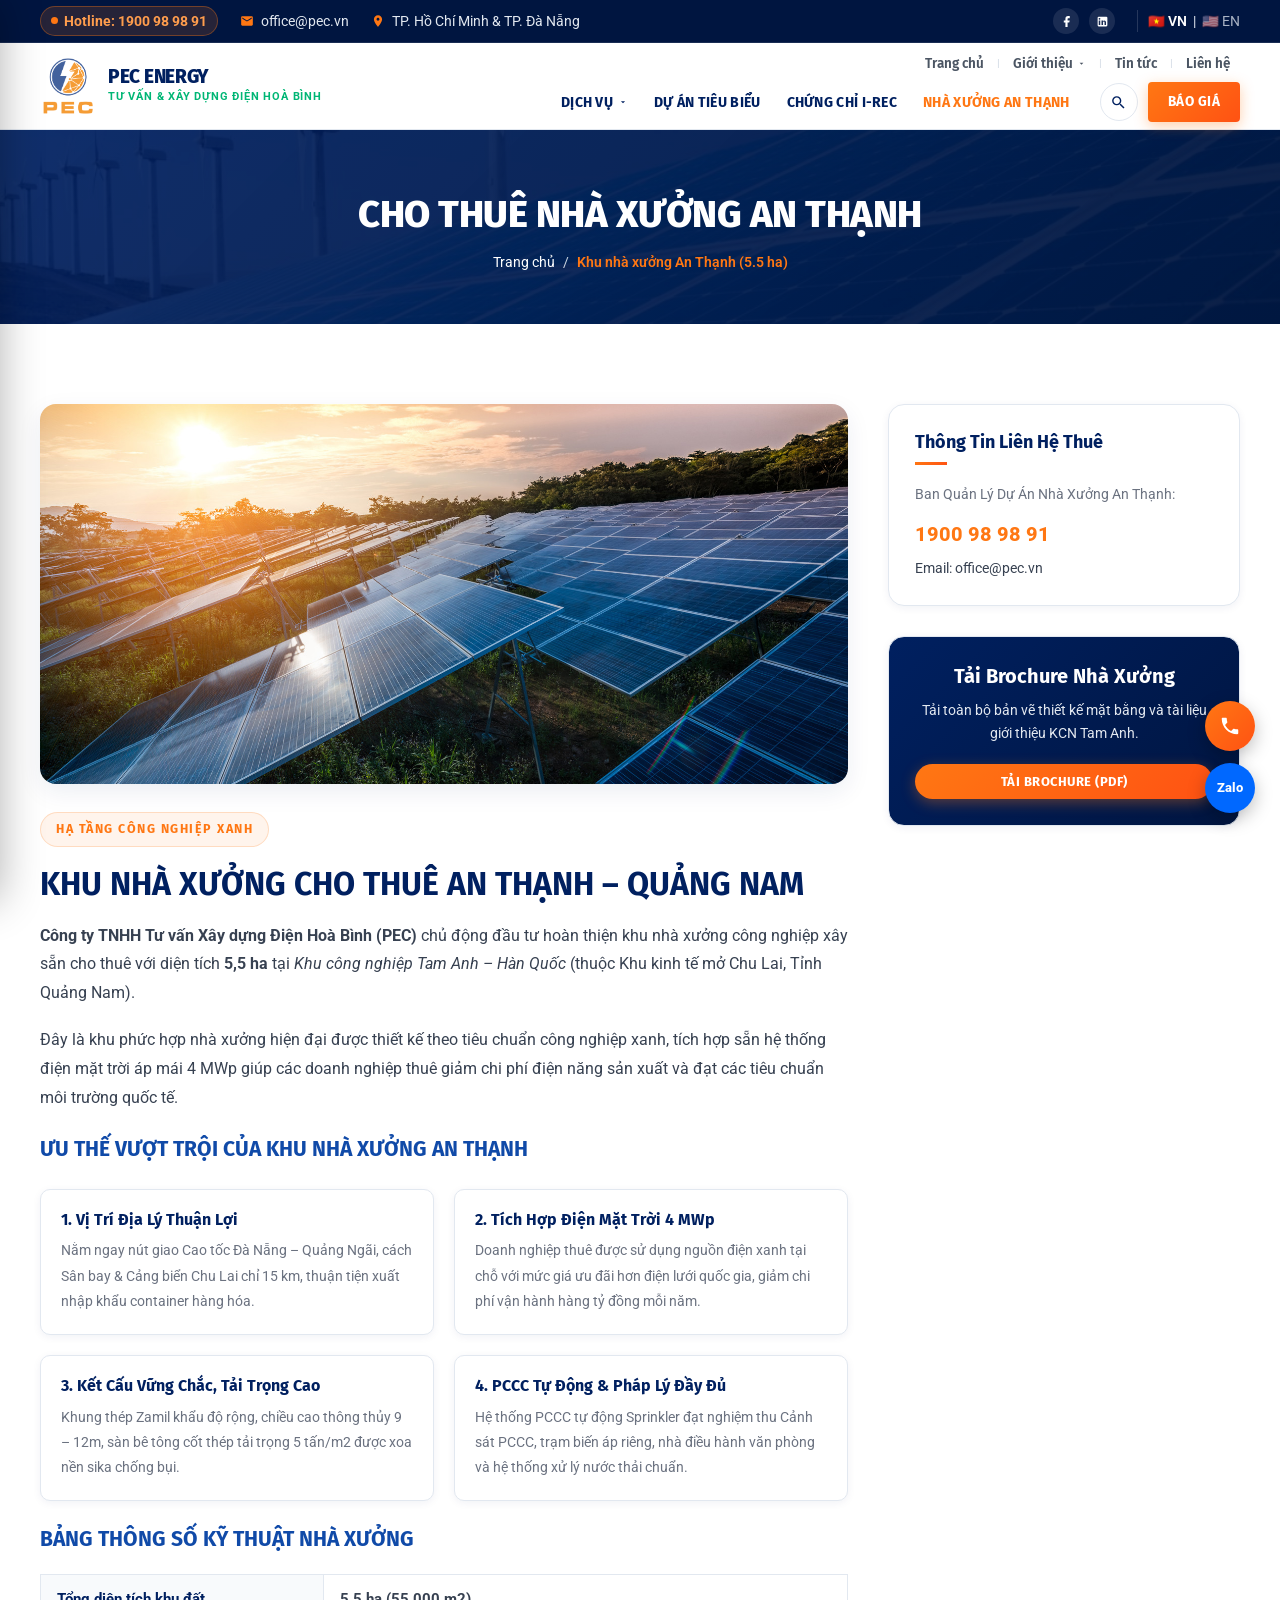
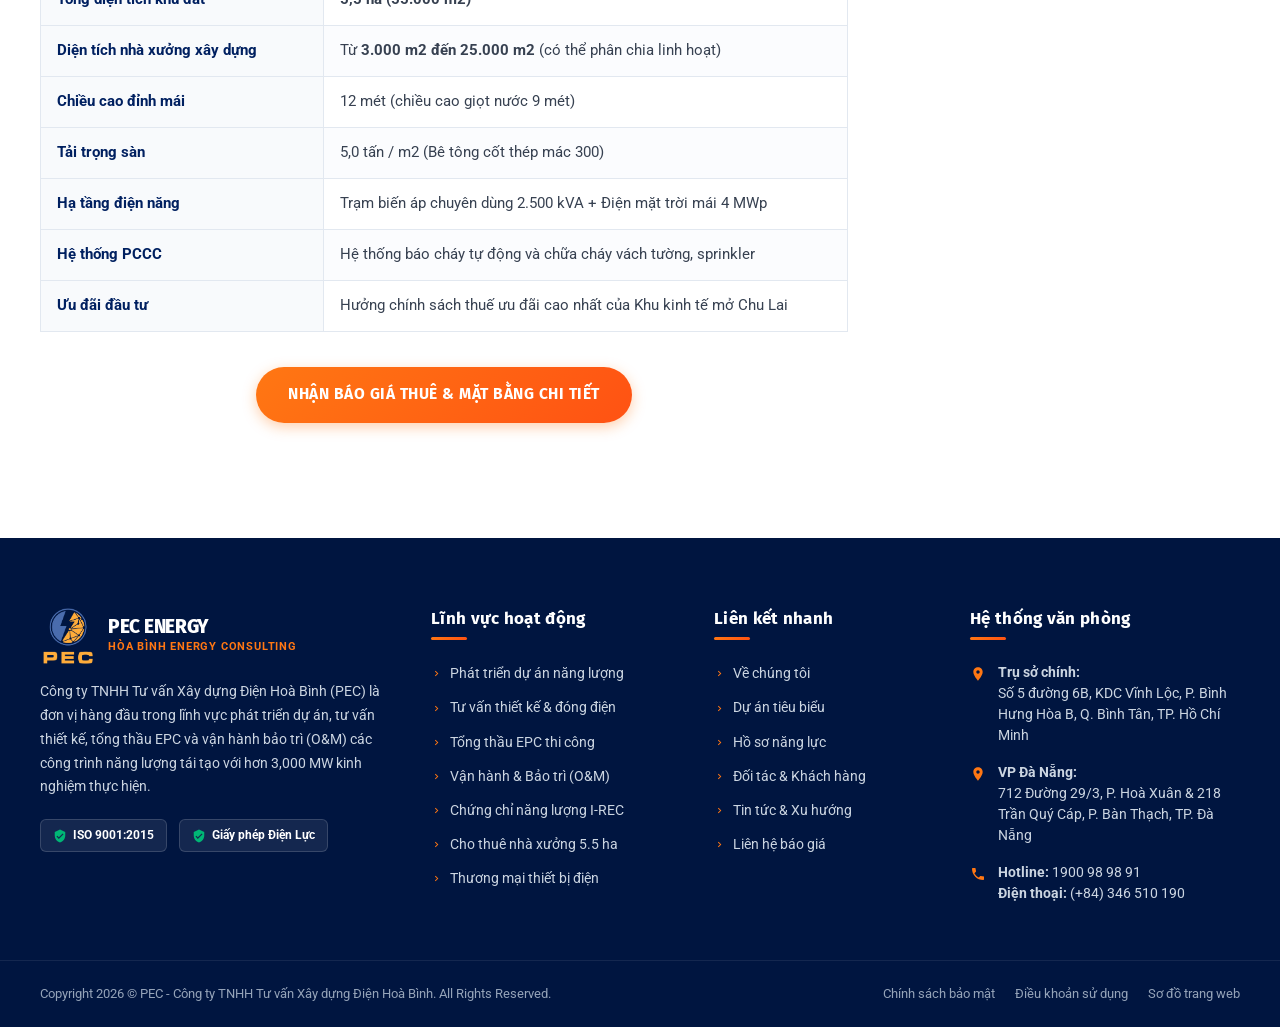
<file: cho-thue-nha-xuong.html>
<!DOCTYPE html>
<html lang="vi">
<head>
  <meta charset="UTF-8">
  <meta name="viewport" content="width=device-width, initial-scale=1.0">
  <title>Cho Thuê Nhà Xưởng An Thạnh 5.5 ha | KCN Tam Anh Quảng Nam | PEC Energy Consulting</title>
  <meta name="description" content="Khu nhà xưởng tiêu chuẩn quốc tế cho thuê 5.5 ha tại KCN Tam Anh – Hàn Quốc (Quảng Nam), tích hợp điện mặt trời 4 MWp, PCCC tự động, pháp lý hoàn chỉnh.">
  <link rel="icon" href="images/logo.png" type="image/png">
  <link rel="stylesheet" href="css/style.css">
</head>
<body>

<!-- Top Bar -->
<div class="top-bar">
  <div class="container">
    <div class="top-bar-left">
      <div class="top-bar-item">
        <a href="tel:1900989891" class="top-hotline-badge">
          <span class="pulse-dot"></span>
          <span>Hotline: 1900 98 98 91</span>
        </a>
      </div>
      <div class="top-bar-item">
        <svg viewBox="0 0 24 24"><path d="M20 4H4c-1.1 0-1.99.9-1.99 2L2 18c0 1.1.9 2 2 2h16c1.1 0 2-.9 2-2V6c0-1.1-.9-2-2-2zm0 4l-8 5-8-5V6l8 5 8-5v2z"/></svg>
        <a href="mailto:office@pec.vn">office@pec.vn</a>
      </div>
      <div class="top-bar-item hide-on-mobile">
        <svg viewBox="0 0 24 24"><path d="M12 2C8.13 2 5 5.13 5 9c0 5.25 7 13 7 13s7-7.75 7-13c0-3.87-3.13-7-7-7zm0 9.5c-1.38 0-2.5-1.12-2.5-2.5s1.12-2.5 2.5-2.5 2.5 1.12 2.5 2.5-1.12 2.5-2.5 2.5z"/></svg>
        <span>TP. Hồ Chí Minh & TP. Đà Nẵng</span>
      </div>
    </div>
    <div class="top-bar-right">
      <div class="social-links">
        <a href="https://www.facebook.com/HoaBinhEnergyConsultingPEC/" target="_blank" rel="noreferrer" class="social-btn" title="Facebook">
          <svg viewBox="0 0 24 24"><path d="M18 2h-3a5 5 0 0 0-5 5v3H7v4h3v8h4v-8h3l1-4h-4V7a1 1 0 0 1 1-1h3z"/></svg>
        </a>
        <a href="https://www.linkedin.com/company/hoa-binh-energy-consulting/" target="_blank" rel="noreferrer" class="social-btn" title="LinkedIn">
          <svg viewBox="0 0 24 24"><path d="M19 3a2 2 0 0 1 2 2v14a2 2 0 0 1-2 2H5a2 2 0 0 1-2-2V5a2 2 0 0 1 2-2h14m-.5 15.5v-5.3a3.26 3.26 0 0 0-3.26-3.26c-.85 0-1.84.52-2.28 1.3v-1.11h-2.79v8.37h2.79v-4.93c0-.77.62-1.4 1.39-1.4a1.4 1.4 0 0 1 1.4 1.4v4.93h2.75M6.46 8.76a1.64 1.64 0 1 0 0-3.28 1.64 1.64 0 0 0 0 3.28m1.4 9.74v-8.37H5.06v8.37h2.8z"/></svg>
        </a>
      </div>
      <div class="lang-switch">
        <a href="#" class="active" title="Tiếng Việt">🇻🇳 VN</a>
        <span>|</span>
        <a href="#" title="English">🇺🇸 EN</a>
      </div>
    </div>
  </div>
</div>

<!-- Main Sticky Header -->
<header class="main-header">
  <div class="container header-container">
    <a href="index.html" class="site-logo">
      <img src="images/logo.png" alt="PEC Energy Consulting" width="60" height="64">
      <div class="logo-text-group">
        <span class="logo-title">PEC ENERGY</span>
        <span class="logo-subtitle">Tư Vấn & Xây Dựng Điện Hoà Bình</span>
      </div>
    </a>

    <!-- Desktop 2-Tier Navigation -->
    <div class="header-nav-wrapper">
      <!-- Menu 1 (Hàng trên): Trang chủ, Giới thiệu, Tin tức, Liên hệ -->
      <div class="header-top-row">
        <nav class="menu-top" aria-label="Menu phụ">
          <div class="menu-top-item ">
            <a href="index.html" class="menu-top-link">Trang chủ</a>
          </div>
          <span class="menu-top-sep">|</span>
          <div class="menu-top-item has-dropdown ">
            <a href="gioi-thieu.html" class="menu-top-link">
              Giới thiệu
              <svg class="arrow-down" viewBox="0 0 24 24"><path d="M7 10l5 5 5-5z"/></svg>
            </a>
            <div class="dropdown-menu">
              <div class="dropdown-item"><a href="gioi-thieu.html#tong-quan" class="dropdown-link">Tổng quan công ty</a></div>
              <div class="dropdown-item"><a href="gioi-thieu.html#thu-ngo" class="dropdown-link">Thư ngỏ Ban Giám Đốc</a></div>
              <div class="dropdown-item"><a href="chung-chi-nang-luc.html" class="dropdown-link">Chứng chỉ & Hồ sơ năng lực</a></div>
              <div class="dropdown-item"><a href="doi-tac.html" class="dropdown-link">Khách hàng & Đối tác</a></div>
            </div>
          </div>
          <span class="menu-top-sep">|</span>
          <div class="menu-top-item ">
            <a href="tin-tuc.html" class="menu-top-link">Tin tức</a>
          </div>
          <span class="menu-top-sep">|</span>
          <div class="menu-top-item ">
            <a href="lien-he.html" class="menu-top-link">Liên hệ</a>
          </div>
        </nav>
      </div>

      <!-- Menu 2 (Hàng dưới): Các mục còn lại + Search + Báo giá -->
      <div class="header-main-row">
        <nav class="nav-menu" aria-label="Menu chính">
          <div class="nav-item ">
            <a href="dich-vu.html" class="nav-link">
              Dịch vụ
              <svg class="arrow-down" viewBox="0 0 24 24"><path d="M7 10l5 5 5-5z"/></svg>
            </a>
            <div class="dropdown-menu">
              <div class="dropdown-item"><a href="dich-vu.html#phat-trien" class="dropdown-link">Phát triển dự án năng lượng</a></div>
              <div class="dropdown-item"><a href="dich-vu.html#tu-van" class="dropdown-link">Tư vấn kỹ thuật & thiết kế</a></div>
              <div class="dropdown-item"><a href="dich-vu.html#thi-cong" class="dropdown-link">Thi công xây dựng EPC</a></div>
              <div class="dropdown-item"><a href="dich-vu-chi-tiet.html" class="dropdown-link">Vận hành & Bảo trì (O&M)</a></div>
              <div class="dropdown-item"><a href="i-rec.html" class="dropdown-link">Chứng chỉ xanh I-REC</a></div>
              <div class="dropdown-item"><a href="cho-thue-nha-xuong.html" class="dropdown-link">Cho thuê nhà xưởng Tam Anh</a></div>
              <div class="dropdown-item"><a href="dich-vu.html#thuong-mai" class="dropdown-link">Thương mại thiết bị điện</a></div>
            </div>
          </div>

          <div class="nav-item ">
            <a href="du-an.html" class="nav-link">Dự án tiêu biểu</a>
          </div>

          <div class="nav-item ">
            <a href="i-rec.html" class="nav-link">Chứng chỉ I-REC</a>
          </div>

          <div class="nav-item active">
            <a href="cho-thue-nha-xuong.html" class="nav-link">Nhà xưởng An Thạnh</a>
          </div>
        </nav>

        <!-- Header Actions -->
        <div class="header-actions">
          <button class="search-toggle-btn" title="Tìm kiếm" aria-label="Tìm kiếm">
            <svg viewBox="0 0 24 24"><path d="M15.5 14h-.79l-.28-.27A6.471 6.471 0 0 0 16 9.5 6.5 6.5 0 1 0 9.5 16c1.61 0 3.09-.59 4.23-1.57l.27.28v.79l5 4.99L20.49 19l-4.99-5zm-6 0C7.01 14 5 11.99 5 9.5S7.01 5 9.5 5 14 7.01 14 9.5 11.99 14 9.5 14z"/></svg>
          </button>
          <a href="#quote" class="btn btn-accent open-quote-modal header-quote-btn">Báo Giá</a>
        </div>
      </div>
    </div>

    <!-- Mobile Header Actions (Visible only on mobile/tablet) -->
    <div class="mobile-header-actions">
      <button class="search-toggle-btn" title="Tìm kiếm" aria-label="Tìm kiếm">
        <svg viewBox="0 0 24 24"><path d="M15.5 14h-.79l-.28-.27A6.471 6.471 0 0 0 16 9.5 6.5 6.5 0 1 0 9.5 16c1.61 0 3.09-.59 4.23-1.57l.27.28v.79l5 4.99L20.49 19l-4.99-5zm-6 0C7.01 14 5 11.99 5 9.5S7.01 5 9.5 5 14 7.01 14 9.5 11.99 14 9.5 14z"/></svg>
      </button>
      <button class="mobile-toggle-btn" aria-label="Mở menu">
        <span></span><span></span><span></span>
      </button>
    </div>
  </div>
</header>

<!-- Mobile Navigation Drawer -->
<div class="drawer-overlay"></div>
<aside class="mobile-nav-drawer">
  <div class="mobile-drawer-header">
    <a href="index.html" class="site-logo">
      <img src="images/logo.png" alt="PEC Energy" width="46" height="48">
      <span class="logo-title" style="font-size:16px;">PEC ENERGY</span>
    </a>
    <button class="close-drawer-btn" style="background:none;border:none;font-size:26px;cursor:pointer;">&times;</button>
  </div>
  <div class="mobile-drawer-body">
    <ul>
      <li><a href="index.html">Trang chủ</a></li>
      <li><a href="gioi-thieu.html">Giới thiệu công ty</a></li>
      <li><a href="chung-chi-nang-luc.html">Chứng chỉ & Hồ sơ năng lực</a></li>
      <li><a href="doi-tac.html">Khách hàng & Đối tác</a></li>
      <li><a href="dich-vu.html">Sản phẩm & Dịch vụ</a></li>
      <li><a href="dich-vu-chi-tiet.html">Vận hành & Bảo trì (O&M)</a></li>
      <li><a href="du-an.html">Dự án tiêu biểu</a></li>
      <li><a href="i-rec.html">Chứng chỉ I-REC</a></li>
      <li><a href="cho-thue-nha-xuong.html">Cho thuê nhà xưởng</a></li>
      <li><a href="tin-tuc.html">Tin tức & Sự kiện</a></li>
      <li><a href="lien-he.html">Liên hệ tư vấn</a></li>
    </ul>
  </div>
  <div class="mobile-drawer-footer">
    <a href="tel:1900989891" class="btn btn-accent" style="width:100%;margin-bottom:10px;">Hotline: 1900 98 98 91</a>
    <p style="font-size:12.5px;color:var(--vp-text-light);text-align:center;">Email: office@pec.vn</p>
  </div>
</aside>


<!-- Page Header Banner -->
<section class="page-header">
  <div class="container">
    <h1 class="page-title">CHO THUÊ NHÀ XƯỞNG AN THẠNH</h1>
    <div class="breadcrumbs">
      <a href="index.html">Trang chủ</a>
      <span>/</span>
      <span class="current">Khu nhà xưởng An Thạnh (5.5 ha)</span>
    </div>
  </div>
</section>

<!-- Content Layout -->
<section class="section">
  <div class="container">
    <div class="page-layout-grid">
      <div class="content-body">
        <div class="content-banner-img">
          <img src="images/hero-bg2.jpg" alt="Cho thuê nhà xưởng An Thạnh 5.5 ha">
        </div>

        <span class="section-subtitle-badge">Hạ Tầng Công Nghiệp Xanh</span>
        <h2 style="margin-top:5px;font-size:32px;">KHU NHÀ XƯỞNG CHO THUÊ AN THẠNH – QUẢNG NAM</h2>
        
        <p><strong>Công ty TNHH Tư vấn Xây dựng Điện Hoà Bình (PEC)</strong> chủ động đầu tư hoàn thiện khu nhà xưởng công nghiệp xây sẵn cho thuê với diện tích <strong>5,5 ha</strong> tại <em>Khu công nghiệp Tam Anh – Hàn Quốc</em> (thuộc Khu kinh tế mở Chu Lai, Tỉnh Quảng Nam).</p>
        
        <p>Đây là khu phức hợp nhà xưởng hiện đại được thiết kế theo tiêu chuẩn công nghiệp xanh, tích hợp sẵn hệ thống điện mặt trời áp mái 4 MWp giúp các doanh nghiệp thuê giảm chi phí điện năng sản xuất và đạt các tiêu chuẩn môi trường quốc tế.</p>

        <h3>ƯU THẾ VƯỢT TRỘI CỦA KHU NHÀ XƯỞNG AN THẠNH</h3>

        <div style="display:grid;grid-template-columns:1fr 1fr;gap:20px;margin:25px 0;">
          <div style="background:#ffffff;border:1px solid var(--vp-border);border-radius:var(--vp-radius);padding:20px;box-shadow:var(--vp-shadow-sm);">
            <h4 style="color:var(--vp-primary);margin-bottom:8px;">1. Vị Trí Địa Lý Thuận Lợi</h4>
            <p style="font-size:14px;color:var(--vp-text-light);margin:0;">Nằm ngay nút giao Cao tốc Đà Nẵng – Quảng Ngãi, cách Sân bay & Cảng biển Chu Lai chỉ 15 km, thuận tiện xuất nhập khẩu container hàng hóa.</p>
          </div>

          <div style="background:#ffffff;border:1px solid var(--vp-border);border-radius:var(--vp-radius);padding:20px;box-shadow:var(--vp-shadow-sm);">
            <h4 style="color:var(--vp-primary);margin-bottom:8px;">2. Tích Hợp Điện Mặt Trời 4 MWp</h4>
            <p style="font-size:14px;color:var(--vp-text-light);margin:0;">Doanh nghiệp thuê được sử dụng nguồn điện xanh tại chỗ với mức giá ưu đãi hơn điện lưới quốc gia, giảm chi phí vận hành hàng tỷ đồng mỗi năm.</p>
          </div>

          <div style="background:#ffffff;border:1px solid var(--vp-border);border-radius:var(--vp-radius);padding:20px;box-shadow:var(--vp-shadow-sm);">
            <h4 style="color:var(--vp-primary);margin-bottom:8px;">3. Kết Cấu Vững Chắc, Tải Trọng Cao</h4>
            <p style="font-size:14px;color:var(--vp-text-light);margin:0;">Khung thép Zamil khẩu độ rộng, chiều cao thông thủy 9 – 12m, sàn bê tông cốt thép tải trọng 5 tấn/m2 được xoa nền sika chống bụi.</p>
          </div>

          <div style="background:#ffffff;border:1px solid var(--vp-border);border-radius:var(--vp-radius);padding:20px;box-shadow:var(--vp-shadow-sm);">
            <h4 style="color:var(--vp-primary);margin-bottom:8px;">4. PCCC Tự Động & Pháp Lý Đầy Đủ</h4>
            <p style="font-size:14px;color:var(--vp-text-light);margin:0;">Hệ thống PCCC tự động Sprinkler đạt nghiệm thu Cảnh sát PCCC, trạm biến áp riêng, nhà điều hành văn phòng và hệ thống xử lý nước thải chuẩn.</p>
          </div>
        </div>

        <h3>BẢNG THÔNG SỐ KỸ THUẬT NHÀ XƯỞNG</h3>
        <table class="spec-table">
          <tbody>
            <tr>
              <th style="width:35%;">Tổng diện tích khu đất</th>
              <td><strong>5,5 ha (55.000 m2)</strong></td>
            </tr>
            <tr>
              <th>Diện tích nhà xưởng xây dựng</th>
              <td>Từ <strong>3.000 m2 đến 25.000 m2</strong> (có thể phân chia linh hoạt)</td>
            </tr>
            <tr>
              <th>Chiều cao đỉnh mái</th>
              <td>12 mét (chiều cao giọt nước 9 mét)</td>
            </tr>
            <tr>
              <th>Tải trọng sàn</th>
              <td>5,0 tấn / m2 (Bê tông cốt thép mác 300)</td>
            </tr>
            <tr>
              <th>Hạ tầng điện năng</th>
              <td>Trạm biến áp chuyên dùng 2.500 kVA + Điện mặt trời mái 4 MWp</td>
            </tr>
            <tr>
              <th>Hệ thống PCCC</th>
              <td>Hệ thống báo cháy tự động và chữa cháy vách tường, sprinkler</td>
            </tr>
            <tr>
              <th>Ưu đãi đầu tư</th>
              <td>Hưởng chính sách thuế ưu đãi cao nhất của Khu kinh tế mở Chu Lai</td>
            </tr>
          </tbody>
        </table>

        <div style="margin:35px 0;text-align:center;">
          <a href="#quote" class="btn btn-accent btn-lg open-quote-modal">Nhận Báo Giá Thuê & Mặt Bằng Chi Tiết</a>
        </div>
      </div>

      <!-- Sidebar -->
      <aside class="sidebar">
        <div class="sidebar-widget">
          <h4 class="sidebar-title">Thông Tin Liên Hệ Thuê</h4>
          <p style="font-size:14px;color:var(--vp-text-light);margin-bottom:12px;">Ban Quản Lý Dự Án Nhà Xưởng An Thạnh:</p>
          <a href="tel:1900989891" style="font-size:20px;font-weight:800;color:var(--vp-accent);display:block;margin-bottom:6px;">1900 98 98 91</a>
          <p style="font-size:13.5px;color:var(--vp-text);margin:0;">Email: office@pec.vn</p>
        </div>

        <div class="sidebar-widget sidebar-cta-widget">
          <h4>Tải Brochure Nhà Xưởng</h4>
          <p>Tải toàn bộ bản vẽ thiết kế mặt bằng và tài liệu giới thiệu KCN Tam Anh.</p>
          <a href="#quote" class="btn btn-accent btn-sm open-quote-modal" style="width:100%;">Tải Brochure (PDF)</a>
        </div>
      </aside>
    </div>
  </div>
</section>


<!-- Footer Section (Vu Phong Corporate Energy style) -->
<footer class="site-footer">
  <div class="footer-top">
    <div class="container footer-grid">
      <!-- Col 1: About PEC -->
      <div class="footer-col footer-about">
        <a href="index.html" class="site-logo" style="margin-bottom:16px;display:inline-flex;">
          <img src="images/logo.png" alt="PEC Energy Consulting" width="55" height="60" style="filter:brightness(1.1);">
          <div class="logo-text-group">
            <span class="logo-title" style="color:#ffffff;">PEC ENERGY</span>
            <span class="logo-subtitle" style="color:var(--vp-accent);">Hòa Bình Energy Consulting</span>
          </div>
        </a>
        <p>Công ty TNHH Tư vấn Xây dựng Điện Hoà Bình (PEC) là đơn vị hàng đầu trong lĩnh vực phát triển dự án, tư vấn thiết kế, tổng thầu EPC và vận hành bảo trì (O&M) các công trình năng lượng tái tạo với hơn 3,000 MW kinh nghiệm thực hiện.</p>
        <div class="cert-badges">
          <div class="cert-badge-item">
            <svg viewBox="0 0 24 24"><path d="M12 1L3 5v6c0 5.55 3.84 10.74 9 12 5.16-1.26 9-6.45 9-12V5l-9-4zm-2 16l-4-4 1.41-1.41L10 14.17l6.59-6.59L18 9l-8 8z"/></svg>
            <span>ISO 9001:2015</span>
          </div>
          <div class="cert-badge-item">
            <svg viewBox="0 0 24 24"><path d="M12 1L3 5v6c0 5.55 3.84 10.74 9 12 5.16-1.26 9-6.45 9-12V5l-9-4zm-2 16l-4-4 1.41-1.41L10 14.17l6.59-6.59L18 9l-8 8z"/></svg>
            <span>Giấy phép Điện Lực</span>
          </div>
        </div>
      </div>

      <!-- Col 2: Services -->
      <div class="footer-col">
        <h4 class="footer-heading">Lĩnh vực hoạt động</h4>
        <ul class="footer-links">
          <li><a href="dich-vu.html#phat-trien"><svg viewBox="0 0 24 24"><path d="M8.59 16.59L13.17 12 8.59 7.41 10 6l6 6-6 6-1.41-1.41z"/></svg>Phát triển dự án năng lượng</a></li>
          <li><a href="dich-vu.html#tu-van"><svg viewBox="0 0 24 24"><path d="M8.59 16.59L13.17 12 8.59 7.41 10 6l6 6-6 6-1.41-1.41z"/></svg>Tư vấn thiết kế & đóng điện</a></li>
          <li><a href="dich-vu.html#thi-cong"><svg viewBox="0 0 24 24"><path d="M8.59 16.59L13.17 12 8.59 7.41 10 6l6 6-6 6-1.41-1.41z"/></svg>Tổng thầu EPC thi công</a></li>
          <li><a href="dich-vu-chi-tiet.html"><svg viewBox="0 0 24 24"><path d="M8.59 16.59L13.17 12 8.59 7.41 10 6l6 6-6 6-1.41-1.41z"/></svg>Vận hành & Bảo trì (O&M)</a></li>
          <li><a href="i-rec.html"><svg viewBox="0 0 24 24"><path d="M8.59 16.59L13.17 12 8.59 7.41 10 6l6 6-6 6-1.41-1.41z"/></svg>Chứng chỉ năng lượng I-REC</a></li>
          <li><a href="cho-thue-nha-xuong.html"><svg viewBox="0 0 24 24"><path d="M8.59 16.59L13.17 12 8.59 7.41 10 6l6 6-6 6-1.41-1.41z"/></svg>Cho thuê nhà xưởng 5.5 ha</a></li>
          <li><a href="dich-vu.html#thuong-mai"><svg viewBox="0 0 24 24"><path d="M8.59 16.59L13.17 12 8.59 7.41 10 6l6 6-6 6-1.41-1.41z"/></svg>Thương mại thiết bị điện</a></li>
        </ul>
      </div>

      <!-- Col 3: Quick Links -->
      <div class="footer-col">
        <h4 class="footer-heading">Liên kết nhanh</h4>
        <ul class="footer-links">
          <li><a href="gioi-thieu.html"><svg viewBox="0 0 24 24"><path d="M8.59 16.59L13.17 12 8.59 7.41 10 6l6 6-6 6-1.41-1.41z"/></svg>Về chúng tôi</a></li>
          <li><a href="du-an.html"><svg viewBox="0 0 24 24"><path d="M8.59 16.59L13.17 12 8.59 7.41 10 6l6 6-6 6-1.41-1.41z"/></svg>Dự án tiêu biểu</a></li>
          <li><a href="chung-chi-nang-luc.html"><svg viewBox="0 0 24 24"><path d="M8.59 16.59L13.17 12 8.59 7.41 10 6l6 6-6 6-1.41-1.41z"/></svg>Hồ sơ năng lực</a></li>
          <li><a href="doi-tac.html"><svg viewBox="0 0 24 24"><path d="M8.59 16.59L13.17 12 8.59 7.41 10 6l6 6-6 6-1.41-1.41z"/></svg>Đối tác & Khách hàng</a></li>
          <li><a href="tin-tuc.html"><svg viewBox="0 0 24 24"><path d="M8.59 16.59L13.17 12 8.59 7.41 10 6l6 6-6 6-1.41-1.41z"/></svg>Tin tức & Xu hướng</a></li>
          <li><a href="lien-he.html"><svg viewBox="0 0 24 24"><path d="M8.59 16.59L13.17 12 8.59 7.41 10 6l6 6-6 6-1.41-1.41z"/></svg>Liên hệ báo giá</a></li>
        </ul>
      </div>

      <!-- Col 4: Contact & Office Info -->
      <div class="footer-col footer-newsletter">
        <h4 class="footer-heading">Hệ thống văn phòng</h4>
        <div class="footer-contact-item">
          <svg viewBox="0 0 24 24"><path d="M12 2C8.13 2 5 5.13 5 9c0 5.25 7 13 7 13s7-7.75 7-13c0-3.87-3.13-7-7-7zm0 9.5c-1.38 0-2.5-1.12-2.5-2.5s1.12-2.5 2.5-2.5 2.5 1.12 2.5 2.5-1.12 2.5-2.5 2.5z"/></svg>
          <div>
            <strong>Trụ sở chính:</strong><br>
            Số 5 đường 6B, KDC Vĩnh Lộc, P. Bình Hưng Hòa B, Q. Bình Tân, TP. Hồ Chí Minh
          </div>
        </div>
        <div class="footer-contact-item">
          <svg viewBox="0 0 24 24"><path d="M12 2C8.13 2 5 5.13 5 9c0 5.25 7 13 7 13s7-7.75 7-13c0-3.87-3.13-7-7-7zm0 9.5c-1.38 0-2.5-1.12-2.5-2.5s1.12-2.5 2.5-2.5 2.5 1.12 2.5 2.5-1.12 2.5-2.5 2.5z"/></svg>
          <div>
            <strong>VP Đà Nẵng:</strong><br>
            712 Đường 29/3, P. Hoà Xuân & 218 Trần Quý Cáp, P. Bàn Thạch, TP. Đà Nẵng
          </div>
        </div>
        <div class="footer-contact-item">
          <svg viewBox="0 0 24 24"><path d="M6.62 10.79c1.44 2.83 3.76 5.14 6.59 6.59l2.2-2.2c.27-.27.67-.36 1.02-.24 1.12.37 2.33.57 3.57.57.55 0 1 .45 1 1V20c0 .55-.45 1-1 1-9.39 0-17-7.61-17-17 0-.55.45-1 1-1h3.5c.55 0 1 .45 1 1 0 1.25.2 2.45.57 3.57.11.35.03.74-.25 1.02l-2.2 2.2z"/></svg>
          <div>
            <strong>Hotline:</strong> 1900 98 98 91<br>
            <strong>Điện thoại:</strong> (+84) 346 510 190
          </div>
        </div>
      </div>
    </div>
  </div>

  <div class="footer-bottom">
    <div class="container">
      <p>Copyright 2026 © PEC - Công ty TNHH Tư vấn Xây dựng Điện Hoà Bình. All Rights Reserved.</p>
      <div class="footer-bottom-links">
        <a href="gioi-thieu.html">Chính sách bảo mật</a>
        <a href="gioi-thieu.html">Điều khoản sử dụng</a>
        <a href="lien-he.html">Sơ đồ trang web</a>
      </div>
    </div>
  </div>
</footer>

<!-- Floating Contact Action Widgets -->
<div class="floating-widgets">
  <a href="tel:1900989891" class="floating-btn floating-phone" title="Gọi ngay Hotline 1900 98 98 91">
    <svg viewBox="0 0 24 24"><path d="M6.62 10.79c1.44 2.83 3.76 5.14 6.59 6.59l2.2-2.2c.27-.27.67-.36 1.02-.24 1.12.37 2.33.57 3.57.57.55 0 1 .45 1 1V20c0 .55-.45 1-1 1-9.39 0-17-7.61-17-17 0-.55.45-1 1-1h3.5c.55 0 1 .45 1 1 0 1.25.2 2.45.57 3.57.11.35.03.74-.25 1.02l-2.2 2.2z"/></svg>
  </a>
  <a href="https://zalo.me/0346510190" target="_blank" rel="noreferrer" class="floating-btn floating-zalo" title="Chat Zalo hỗ trợ">
    Zalo
  </a>
  <button class="floating-btn back-to-top" title="Lên đầu trang" aria-label="Lên đầu trang">
    <svg viewBox="0 0 24 24"><path d="M7.41 15.41L12 10.83l4.59 4.58L18 14l-6-6-6 6z"/></svg>
  </button>
</div>

<!-- Modal Quick Quote -->
<div class="modal-overlay" id="quoteModal">
  <div class="modal-container">
    <button class="modal-close-btn">&times;</button>
    <h3 style="font-size:22px;color:var(--vp-primary);margin-bottom:6px;">Yêu Cầu Báo Giá & Tư Vấn</h3>
    <p style="font-size:13.5px;color:var(--vp-text-light);margin-bottom:20px;">Vui lòng để lại thông tin, kỹ sư trưởng PEC sẽ phản hồi phương án & dự toán trong 30 phút.</p>
    
    <form class="quote-form-element">
      <div class="form-row">
        <div class="form-group">
          <label class="form-label">Họ và tên *</label>
          <input type="text" class="form-control" placeholder="Nguyễn Văn A" required>
        </div>
        <div class="form-group">
          <label class="form-label">Số điện thoại *</label>
          <input type="tel" class="form-control" placeholder="0909 xxx xxx" required>
        </div>
      </div>
      <div class="form-group">
        <label class="form-label">Email liên hệ</label>
        <input type="email" class="form-control" placeholder="email@doanhnghiep.com">
      </div>
      <div class="form-group">
        <label class="form-label">Dịch vụ quan tâm</label>
        <select class="form-control">
          <option>Lắp đặt Điện mặt trời áp mái doanh nghiệp</option>
          <option>Tư vấn thiết kế & đóng điện công trình</option>
          <option>Dịch vụ Vận hành & Bảo trì (O&M)</option>
          <option>Đăng ký Chứng chỉ I-REC (Net-Zero)</option>
          <option>Thuê nhà xưởng KCN Tam Anh</option>
          <option>Thương mại thiết bị (Pin, Inverter)</option>
        </select>
      </div>
      <div class="form-group">
        <label class="form-label">Địa điểm & Công suất dự kiến (hoặc ghi chú)</label>
        <textarea class="form-control" rows="3" placeholder="Ví dụ: Mái nhà xưởng 5000m2 tại Bình Dương, công suất ~1 MWp..."></textarea>
      </div>
      <button type="submit" class="btn btn-accent btn-lg" style="width:100%;">GỬI YÊU CẦU NGAY</button>
    </form>
  </div>
</div>

<!-- Modal Search -->
<div class="modal-overlay" id="searchModal">
  <div class="modal-container" style="max-width:500px;">
    <button class="modal-close-btn">&times;</button>
    <h3 style="font-size:20px;color:var(--vp-primary);margin-bottom:15px;">Tìm Kiếm Trên PEC</h3>
    <form action="du-an.html" method="GET">
      <div style="display:flex;gap:10px;">
        <input type="search" name="q" class="form-control" placeholder="Nhập từ khóa tìm kiếm (dự án, dịch vụ, tin tức)..." required>
        <button type="submit" class="btn btn-primary">Tìm</button>
      </div>
    </form>
  </div>
</div>

<script src="js/main.js"></script>


</body>
</html>
</file>
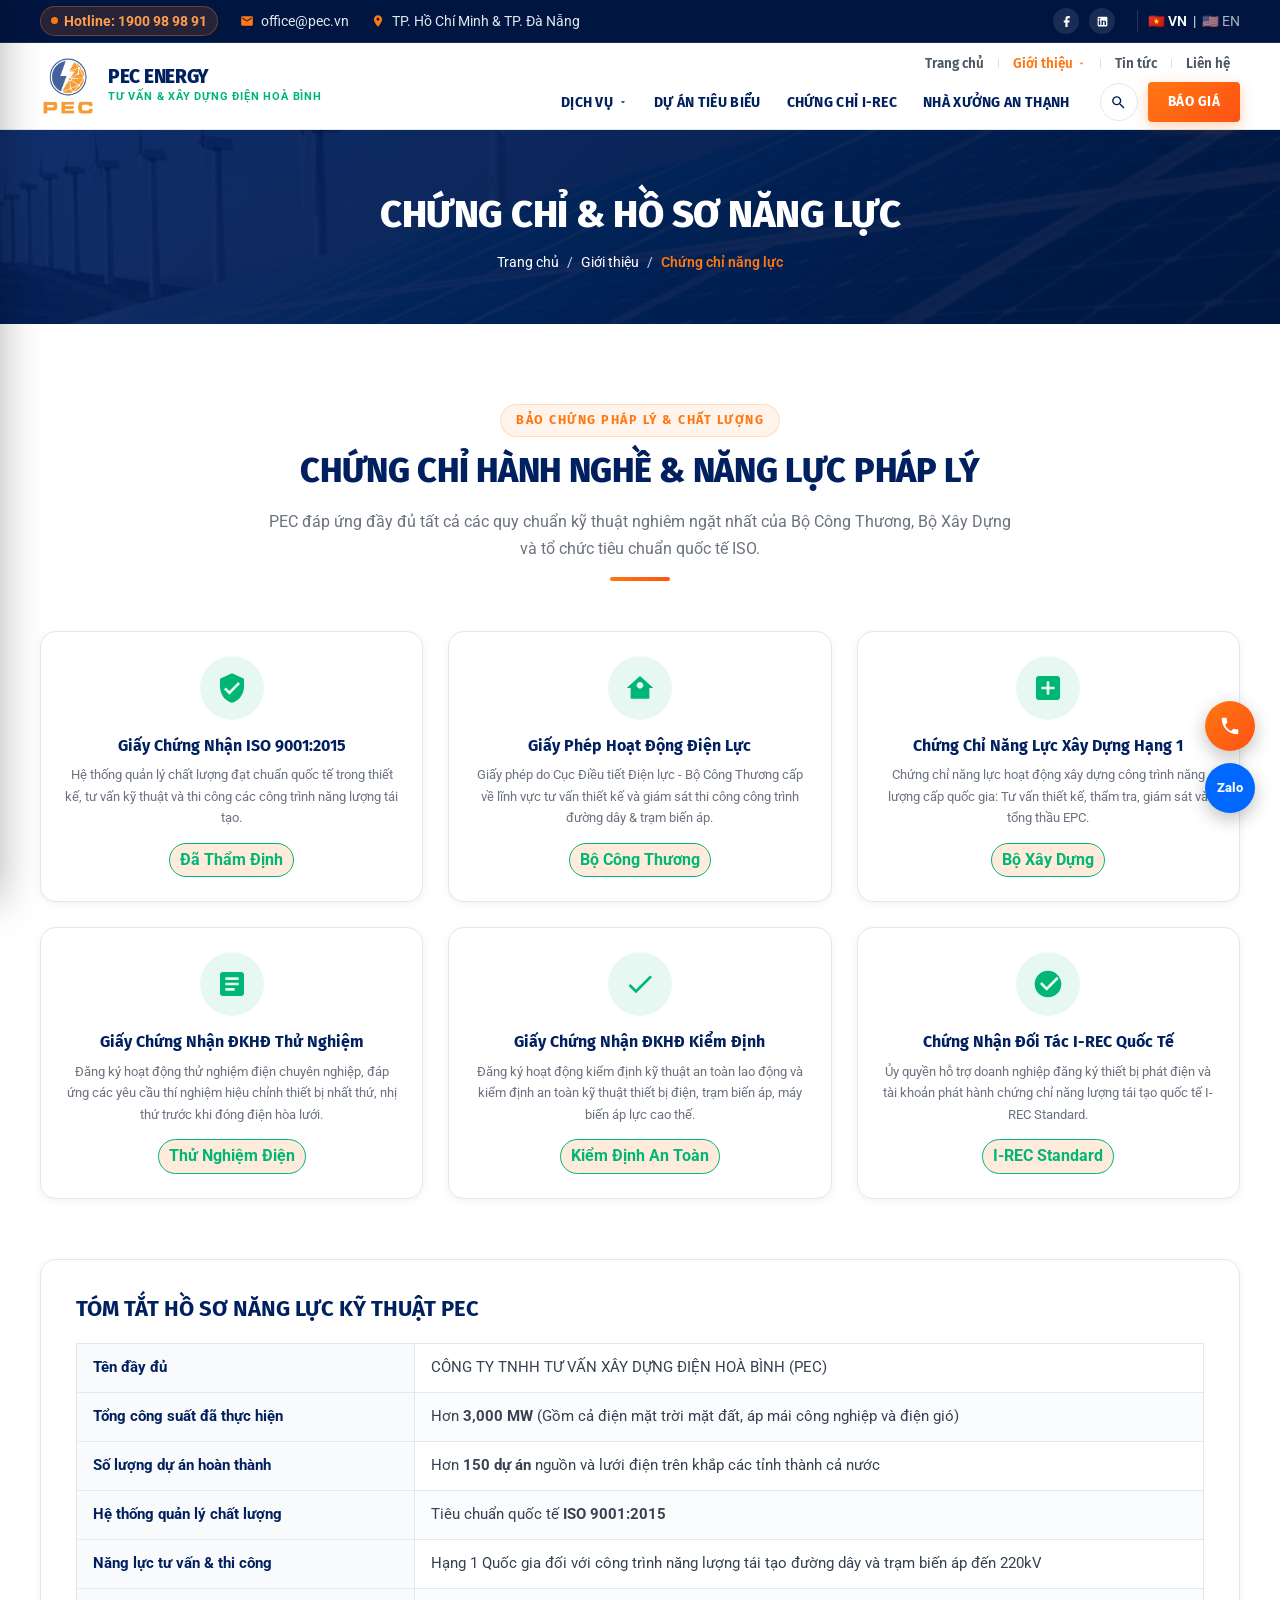
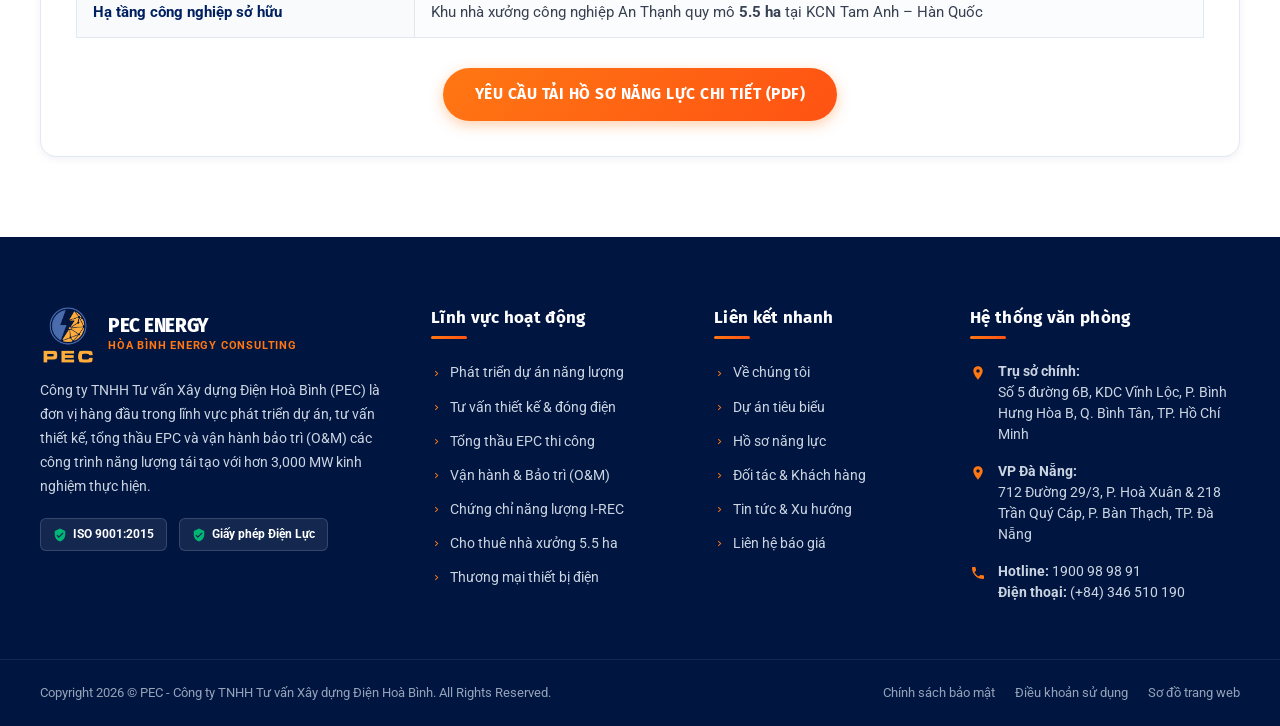
<file: chung-chi-nang-luc.html>
<!DOCTYPE html>
<html lang="vi">
<head>
  <meta charset="UTF-8">
  <meta name="viewport" content="width=device-width, initial-scale=1.0">
  <title>Chứng Chỉ & Hồ Sơ Năng Lực Pháp Lý | PEC Energy Consulting</title>
  <meta name="description" content="Tổng hợp chứng chỉ năng lực xây dựng hạng 1, ISO 9001:2015, giấy phép điện lực và hồ sơ năng lực thực hiện +3000 MW của Công ty PEC.">
  <link rel="icon" href="images/logo.png" type="image/png">
  <link rel="stylesheet" href="css/style.css">
</head>
<body>

<!-- Top Bar -->
<div class="top-bar">
  <div class="container">
    <div class="top-bar-left">
      <div class="top-bar-item">
        <a href="tel:1900989891" class="top-hotline-badge">
          <span class="pulse-dot"></span>
          <span>Hotline: 1900 98 98 91</span>
        </a>
      </div>
      <div class="top-bar-item">
        <svg viewBox="0 0 24 24"><path d="M20 4H4c-1.1 0-1.99.9-1.99 2L2 18c0 1.1.9 2 2 2h16c1.1 0 2-.9 2-2V6c0-1.1-.9-2-2-2zm0 4l-8 5-8-5V6l8 5 8-5v2z"/></svg>
        <a href="mailto:office@pec.vn">office@pec.vn</a>
      </div>
      <div class="top-bar-item hide-on-mobile">
        <svg viewBox="0 0 24 24"><path d="M12 2C8.13 2 5 5.13 5 9c0 5.25 7 13 7 13s7-7.75 7-13c0-3.87-3.13-7-7-7zm0 9.5c-1.38 0-2.5-1.12-2.5-2.5s1.12-2.5 2.5-2.5 2.5 1.12 2.5 2.5-1.12 2.5-2.5 2.5z"/></svg>
        <span>TP. Hồ Chí Minh & TP. Đà Nẵng</span>
      </div>
    </div>
    <div class="top-bar-right">
      <div class="social-links">
        <a href="https://www.facebook.com/HoaBinhEnergyConsultingPEC/" target="_blank" rel="noreferrer" class="social-btn" title="Facebook">
          <svg viewBox="0 0 24 24"><path d="M18 2h-3a5 5 0 0 0-5 5v3H7v4h3v8h4v-8h3l1-4h-4V7a1 1 0 0 1 1-1h3z"/></svg>
        </a>
        <a href="https://www.linkedin.com/company/hoa-binh-energy-consulting/" target="_blank" rel="noreferrer" class="social-btn" title="LinkedIn">
          <svg viewBox="0 0 24 24"><path d="M19 3a2 2 0 0 1 2 2v14a2 2 0 0 1-2 2H5a2 2 0 0 1-2-2V5a2 2 0 0 1 2-2h14m-.5 15.5v-5.3a3.26 3.26 0 0 0-3.26-3.26c-.85 0-1.84.52-2.28 1.3v-1.11h-2.79v8.37h2.79v-4.93c0-.77.62-1.4 1.39-1.4a1.4 1.4 0 0 1 1.4 1.4v4.93h2.75M6.46 8.76a1.64 1.64 0 1 0 0-3.28 1.64 1.64 0 0 0 0 3.28m1.4 9.74v-8.37H5.06v8.37h2.8z"/></svg>
        </a>
      </div>
      <div class="lang-switch">
        <a href="#" class="active" title="Tiếng Việt">🇻🇳 VN</a>
        <span>|</span>
        <a href="#" title="English">🇺🇸 EN</a>
      </div>
    </div>
  </div>
</div>

<!-- Main Sticky Header -->
<header class="main-header">
  <div class="container header-container">
    <a href="index.html" class="site-logo">
      <img src="images/logo.png" alt="PEC Energy Consulting" width="60" height="64">
      <div class="logo-text-group">
        <span class="logo-title">PEC ENERGY</span>
        <span class="logo-subtitle">Tư Vấn & Xây Dựng Điện Hoà Bình</span>
      </div>
    </a>

    <!-- Desktop 2-Tier Navigation -->
    <div class="header-nav-wrapper">
      <!-- Menu 1 (Hàng trên): Trang chủ, Giới thiệu, Tin tức, Liên hệ -->
      <div class="header-top-row">
        <nav class="menu-top" aria-label="Menu phụ">
          <div class="menu-top-item ">
            <a href="index.html" class="menu-top-link">Trang chủ</a>
          </div>
          <span class="menu-top-sep">|</span>
          <div class="menu-top-item has-dropdown active">
            <a href="gioi-thieu.html" class="menu-top-link">
              Giới thiệu
              <svg class="arrow-down" viewBox="0 0 24 24"><path d="M7 10l5 5 5-5z"/></svg>
            </a>
            <div class="dropdown-menu">
              <div class="dropdown-item"><a href="gioi-thieu.html#tong-quan" class="dropdown-link">Tổng quan công ty</a></div>
              <div class="dropdown-item"><a href="gioi-thieu.html#thu-ngo" class="dropdown-link">Thư ngỏ Ban Giám Đốc</a></div>
              <div class="dropdown-item"><a href="chung-chi-nang-luc.html" class="dropdown-link">Chứng chỉ & Hồ sơ năng lực</a></div>
              <div class="dropdown-item"><a href="doi-tac.html" class="dropdown-link">Khách hàng & Đối tác</a></div>
            </div>
          </div>
          <span class="menu-top-sep">|</span>
          <div class="menu-top-item ">
            <a href="tin-tuc.html" class="menu-top-link">Tin tức</a>
          </div>
          <span class="menu-top-sep">|</span>
          <div class="menu-top-item ">
            <a href="lien-he.html" class="menu-top-link">Liên hệ</a>
          </div>
        </nav>
      </div>

      <!-- Menu 2 (Hàng dưới): Các mục còn lại + Search + Báo giá -->
      <div class="header-main-row">
        <nav class="nav-menu" aria-label="Menu chính">
          <div class="nav-item ">
            <a href="dich-vu.html" class="nav-link">
              Dịch vụ
              <svg class="arrow-down" viewBox="0 0 24 24"><path d="M7 10l5 5 5-5z"/></svg>
            </a>
            <div class="dropdown-menu">
              <div class="dropdown-item"><a href="dich-vu.html#phat-trien" class="dropdown-link">Phát triển dự án năng lượng</a></div>
              <div class="dropdown-item"><a href="dich-vu.html#tu-van" class="dropdown-link">Tư vấn kỹ thuật & thiết kế</a></div>
              <div class="dropdown-item"><a href="dich-vu.html#thi-cong" class="dropdown-link">Thi công xây dựng EPC</a></div>
              <div class="dropdown-item"><a href="dich-vu-chi-tiet.html" class="dropdown-link">Vận hành & Bảo trì (O&M)</a></div>
              <div class="dropdown-item"><a href="i-rec.html" class="dropdown-link">Chứng chỉ xanh I-REC</a></div>
              <div class="dropdown-item"><a href="cho-thue-nha-xuong.html" class="dropdown-link">Cho thuê nhà xưởng Tam Anh</a></div>
              <div class="dropdown-item"><a href="dich-vu.html#thuong-mai" class="dropdown-link">Thương mại thiết bị điện</a></div>
            </div>
          </div>

          <div class="nav-item ">
            <a href="du-an.html" class="nav-link">Dự án tiêu biểu</a>
          </div>

          <div class="nav-item ">
            <a href="i-rec.html" class="nav-link">Chứng chỉ I-REC</a>
          </div>

          <div class="nav-item ">
            <a href="cho-thue-nha-xuong.html" class="nav-link">Nhà xưởng An Thạnh</a>
          </div>
        </nav>

        <!-- Header Actions -->
        <div class="header-actions">
          <button class="search-toggle-btn" title="Tìm kiếm" aria-label="Tìm kiếm">
            <svg viewBox="0 0 24 24"><path d="M15.5 14h-.79l-.28-.27A6.471 6.471 0 0 0 16 9.5 6.5 6.5 0 1 0 9.5 16c1.61 0 3.09-.59 4.23-1.57l.27.28v.79l5 4.99L20.49 19l-4.99-5zm-6 0C7.01 14 5 11.99 5 9.5S7.01 5 9.5 5 14 7.01 14 9.5 11.99 14 9.5 14z"/></svg>
          </button>
          <a href="#quote" class="btn btn-accent open-quote-modal header-quote-btn">Báo Giá</a>
        </div>
      </div>
    </div>

    <!-- Mobile Header Actions (Visible only on mobile/tablet) -->
    <div class="mobile-header-actions">
      <button class="search-toggle-btn" title="Tìm kiếm" aria-label="Tìm kiếm">
        <svg viewBox="0 0 24 24"><path d="M15.5 14h-.79l-.28-.27A6.471 6.471 0 0 0 16 9.5 6.5 6.5 0 1 0 9.5 16c1.61 0 3.09-.59 4.23-1.57l.27.28v.79l5 4.99L20.49 19l-4.99-5zm-6 0C7.01 14 5 11.99 5 9.5S7.01 5 9.5 5 14 7.01 14 9.5 11.99 14 9.5 14z"/></svg>
      </button>
      <button class="mobile-toggle-btn" aria-label="Mở menu">
        <span></span><span></span><span></span>
      </button>
    </div>
  </div>
</header>

<!-- Mobile Navigation Drawer -->
<div class="drawer-overlay"></div>
<aside class="mobile-nav-drawer">
  <div class="mobile-drawer-header">
    <a href="index.html" class="site-logo">
      <img src="images/logo.png" alt="PEC Energy" width="46" height="48">
      <span class="logo-title" style="font-size:16px;">PEC ENERGY</span>
    </a>
    <button class="close-drawer-btn" style="background:none;border:none;font-size:26px;cursor:pointer;">&times;</button>
  </div>
  <div class="mobile-drawer-body">
    <ul>
      <li><a href="index.html">Trang chủ</a></li>
      <li><a href="gioi-thieu.html">Giới thiệu công ty</a></li>
      <li><a href="chung-chi-nang-luc.html">Chứng chỉ & Hồ sơ năng lực</a></li>
      <li><a href="doi-tac.html">Khách hàng & Đối tác</a></li>
      <li><a href="dich-vu.html">Sản phẩm & Dịch vụ</a></li>
      <li><a href="dich-vu-chi-tiet.html">Vận hành & Bảo trì (O&M)</a></li>
      <li><a href="du-an.html">Dự án tiêu biểu</a></li>
      <li><a href="i-rec.html">Chứng chỉ I-REC</a></li>
      <li><a href="cho-thue-nha-xuong.html">Cho thuê nhà xưởng</a></li>
      <li><a href="tin-tuc.html">Tin tức & Sự kiện</a></li>
      <li><a href="lien-he.html">Liên hệ tư vấn</a></li>
    </ul>
  </div>
  <div class="mobile-drawer-footer">
    <a href="tel:1900989891" class="btn btn-accent" style="width:100%;margin-bottom:10px;">Hotline: 1900 98 98 91</a>
    <p style="font-size:12.5px;color:var(--vp-text-light);text-align:center;">Email: office@pec.vn</p>
  </div>
</aside>


<!-- Page Header Banner -->
<section class="page-header">
  <div class="container">
    <h1 class="page-title">CHỨNG CHỈ & HỒ SƠ NĂNG LỰC</h1>
    <div class="breadcrumbs">
      <a href="index.html">Trang chủ</a>
      <span>/</span>
      <a href="gioi-thieu.html">Giới thiệu</a>
      <span>/</span>
      <span class="current">Chứng chỉ năng lực</span>
    </div>
  </div>
</section>

<!-- Content Section: Certifications Grid -->
<section class="section">
  <div class="container">
    <div class="section-header">
      <span class="section-subtitle-badge">Bảo Chứng Pháp Lý & Chất Lượng</span>
      <h2 class="section-title">CHỨNG CHỈ HÀNH NGHỀ & NĂNG LỰC PHÁP LÝ</h2>
      <p class="section-desc">PEC đáp ứng đầy đủ tất cả các quy chuẩn kỹ thuật nghiêm ngặt nhất của Bộ Công Thương, Bộ Xây Dựng và tổ chức tiêu chuẩn quốc tế ISO.</p>
      <div class="section-title-line"></div>
    </div>

    <div class="certs-grid">
      <!-- Cert 1 -->
      <div class="cert-card">
        <div class="cert-icon-circle">
          <svg viewBox="0 0 24 24"><path d="M12 1L3 5v6c0 5.55 3.84 10.74 9 12 5.16-1.26 9-6.45 9-12V5l-9-4zm-2 16l-4-4 1.41-1.41L10 14.17l6.59-6.59L18 9l-8 8z"/></svg>
        </div>
        <h4>Giấy Chứng Nhận ISO 9001:2015</h4>
        <p>Hệ thống quản lý chất lượng đạt chuẩn quốc tế trong thiết kế, tư vấn kỹ thuật và thi công các công trình năng lượng tái tạo.</p>
        <span class="top-hotline-badge" style="color:var(--vp-green);border-color:var(--vp-green);">Đã Thẩm Định</span>
      </div>

      <!-- Cert 2 -->
      <div class="cert-card">
        <div class="cert-icon-circle">
          <svg viewBox="0 0 24 24"><path d="M12 3L2 12h3v8h14v-8h3L12 3zm0 4.5c1.38 0 2.5 1.12 2.5 2.5s-1.12 2.5-2.5 2.5-2.5-1.12-2.5-2.5 1.12-2.5 2.5-2.5z"/></svg>
        </div>
        <h4>Giấy Phép Hoạt Động Điện Lực</h4>
        <p>Giấy phép do Cục Điều tiết Điện lực - Bộ Công Thương cấp về lĩnh vực tư vấn thiết kế và giám sát thi công công trình đường dây & trạm biến áp.</p>
        <span class="top-hotline-badge" style="color:var(--vp-green);border-color:var(--vp-green);">Bộ Công Thương</span>
      </div>

      <!-- Cert 3 -->
      <div class="cert-card">
        <div class="cert-icon-circle">
          <svg viewBox="0 0 24 24"><path d="M19 3H5c-1.1 0-2 .9-2 2v14c0 1.1.9 2 2 2h14c1.1 0 2-.9 2-2V5c0-1.1-.9-2-2-2zm-2 10h-4v4h-2v-4H7v-2h4V7h2v4h4v2z"/></svg>
        </div>
        <h4>Chứng Chỉ Năng Lực Xây Dựng Hạng 1</h4>
        <p>Chứng chỉ năng lực hoạt động xây dựng công trình năng lượng cấp quốc gia: Tư vấn thiết kế, thẩm tra, giám sát và tổng thầu EPC.</p>
        <span class="top-hotline-badge" style="color:var(--vp-green);border-color:var(--vp-green);">Bộ Xây Dựng</span>
      </div>

      <!-- Cert 4 -->
      <div class="cert-card">
        <div class="cert-icon-circle">
          <svg viewBox="0 0 24 24"><path d="M19 3H5c-1.1 0-2 .9-2 2v14c0 1.1.9 2 2 2h14c1.1 0 2-.9 2-2V5c0-1.1-.9-2-2-2zm-5 14H7v-2h7v2zm3-4H7v-2h10v2zm0-4H7V7h10v2z"/></svg>
        </div>
        <h4>Giấy Chứng Nhận ĐKHĐ Thử Nghiệm</h4>
        <p>Đăng ký hoạt động thử nghiệm điện chuyên nghiệp, đáp ứng các yêu cầu thí nghiệm hiệu chỉnh thiết bị nhất thứ, nhị thứ trước khi đóng điện hòa lưới.</p>
        <span class="top-hotline-badge" style="color:var(--vp-green);border-color:var(--vp-green);">Thử Nghiệm Điện</span>
      </div>

      <!-- Cert 5 -->
      <div class="cert-card">
        <div class="cert-icon-circle">
          <svg viewBox="0 0 24 24"><path d="M9 16.17L4.83 12l-1.42 1.41L9 19 21 7l-1.41-1.41z"/></svg>
        </div>
        <h4>Giấy Chứng Nhận ĐKHĐ Kiểm Định</h4>
        <p>Đăng ký hoạt động kiểm định kỹ thuật an toàn lao động và kiểm định an toàn kỹ thuật thiết bị điện, trạm biến áp, máy biến áp lực cao thế.</p>
        <span class="top-hotline-badge" style="color:var(--vp-green);border-color:var(--vp-green);">Kiểm Định An Toàn</span>
      </div>

      <!-- Cert 6 -->
      <div class="cert-card">
        <div class="cert-icon-circle">
          <svg viewBox="0 0 24 24"><path d="M12 2C6.48 2 2 6.48 2 12s4.48 10 10 10 10-4.48 10-10S17.52 2 12 2zm-1 15l-5-5 1.41-1.41L11 14.17l7.59-7.59L20 8l-9 9z"/></svg>
        </div>
        <h4>Chứng Nhận Đối Tác I-REC Quốc Tế</h4>
        <p>Ủy quyền hỗ trợ doanh nghiệp đăng ký thiết bị phát điện và tài khoản phát hành chứng chỉ năng lượng tái tạo quốc tế I-REC Standard.</p>
        <span class="top-hotline-badge" style="color:var(--vp-green);border-color:var(--vp-green);">I-REC Standard</span>
      </div>
    </div>

    <!-- Capacity Specs Table -->
    <div style="margin-top:60px;background:#ffffff;padding:35px;border-radius:var(--vp-radius-lg);box-shadow:var(--vp-shadow-sm);border:1px solid var(--vp-border);">
      <h3 style="font-size:22px;color:var(--vp-primary);margin-bottom:20px;">TÓM TẮT HỒ SƠ NĂNG LỰC KỸ THUẬT PEC</h3>
      <table class="spec-table">
        <tbody>
          <tr>
            <th style="width:30%;">Tên đầy đủ</th>
            <td>CÔNG TY TNHH TƯ VẤN XÂY DỰNG ĐIỆN HOÀ BÌNH (PEC)</td>
          </tr>
          <tr>
            <th>Tổng công suất đã thực hiện</th>
            <td>Hơn <strong>3,000 MW</strong> (Gồm cả điện mặt trời mặt đất, áp mái công nghiệp và điện gió)</td>
          </tr>
          <tr>
            <th>Số lượng dự án hoàn thành</th>
            <td>Hơn <strong>150 dự án</strong> nguồn và lưới điện trên khắp các tỉnh thành cả nước</td>
          </tr>
          <tr>
            <th>Hệ thống quản lý chất lượng</th>
            <td>Tiêu chuẩn quốc tế <strong>ISO 9001:2015</strong></td>
          </tr>
          <tr>
            <th>Năng lực tư vấn & thi công</th>
            <td>Hạng 1 Quốc gia đối với công trình năng lượng tái tạo đường dây và trạm biến áp đến 220kV</td>
          </tr>
          <tr>
            <th>Hạ tầng công nghiệp sở hữu</th>
            <td>Khu nhà xưởng công nghiệp An Thạnh quy mô <strong>5.5 ha</strong> tại KCN Tam Anh – Hàn Quốc</td>
          </tr>
        </tbody>
      </table>

      <div style="text-align:center;margin-top:30px;">
        <a href="#quote" class="btn btn-accent btn-lg open-quote-modal">Yêu Cầu Tải Hồ Sơ Năng Lực Chi Tiết (PDF)</a>
      </div>
    </div>
  </div>
</section>


<!-- Footer Section (Vu Phong Corporate Energy style) -->
<footer class="site-footer">
  <div class="footer-top">
    <div class="container footer-grid">
      <!-- Col 1: About PEC -->
      <div class="footer-col footer-about">
        <a href="index.html" class="site-logo" style="margin-bottom:16px;display:inline-flex;">
          <img src="images/logo.png" alt="PEC Energy Consulting" width="55" height="60" style="filter:brightness(1.1);">
          <div class="logo-text-group">
            <span class="logo-title" style="color:#ffffff;">PEC ENERGY</span>
            <span class="logo-subtitle" style="color:var(--vp-accent);">Hòa Bình Energy Consulting</span>
          </div>
        </a>
        <p>Công ty TNHH Tư vấn Xây dựng Điện Hoà Bình (PEC) là đơn vị hàng đầu trong lĩnh vực phát triển dự án, tư vấn thiết kế, tổng thầu EPC và vận hành bảo trì (O&M) các công trình năng lượng tái tạo với hơn 3,000 MW kinh nghiệm thực hiện.</p>
        <div class="cert-badges">
          <div class="cert-badge-item">
            <svg viewBox="0 0 24 24"><path d="M12 1L3 5v6c0 5.55 3.84 10.74 9 12 5.16-1.26 9-6.45 9-12V5l-9-4zm-2 16l-4-4 1.41-1.41L10 14.17l6.59-6.59L18 9l-8 8z"/></svg>
            <span>ISO 9001:2015</span>
          </div>
          <div class="cert-badge-item">
            <svg viewBox="0 0 24 24"><path d="M12 1L3 5v6c0 5.55 3.84 10.74 9 12 5.16-1.26 9-6.45 9-12V5l-9-4zm-2 16l-4-4 1.41-1.41L10 14.17l6.59-6.59L18 9l-8 8z"/></svg>
            <span>Giấy phép Điện Lực</span>
          </div>
        </div>
      </div>

      <!-- Col 2: Services -->
      <div class="footer-col">
        <h4 class="footer-heading">Lĩnh vực hoạt động</h4>
        <ul class="footer-links">
          <li><a href="dich-vu.html#phat-trien"><svg viewBox="0 0 24 24"><path d="M8.59 16.59L13.17 12 8.59 7.41 10 6l6 6-6 6-1.41-1.41z"/></svg>Phát triển dự án năng lượng</a></li>
          <li><a href="dich-vu.html#tu-van"><svg viewBox="0 0 24 24"><path d="M8.59 16.59L13.17 12 8.59 7.41 10 6l6 6-6 6-1.41-1.41z"/></svg>Tư vấn thiết kế & đóng điện</a></li>
          <li><a href="dich-vu.html#thi-cong"><svg viewBox="0 0 24 24"><path d="M8.59 16.59L13.17 12 8.59 7.41 10 6l6 6-6 6-1.41-1.41z"/></svg>Tổng thầu EPC thi công</a></li>
          <li><a href="dich-vu-chi-tiet.html"><svg viewBox="0 0 24 24"><path d="M8.59 16.59L13.17 12 8.59 7.41 10 6l6 6-6 6-1.41-1.41z"/></svg>Vận hành & Bảo trì (O&M)</a></li>
          <li><a href="i-rec.html"><svg viewBox="0 0 24 24"><path d="M8.59 16.59L13.17 12 8.59 7.41 10 6l6 6-6 6-1.41-1.41z"/></svg>Chứng chỉ năng lượng I-REC</a></li>
          <li><a href="cho-thue-nha-xuong.html"><svg viewBox="0 0 24 24"><path d="M8.59 16.59L13.17 12 8.59 7.41 10 6l6 6-6 6-1.41-1.41z"/></svg>Cho thuê nhà xưởng 5.5 ha</a></li>
          <li><a href="dich-vu.html#thuong-mai"><svg viewBox="0 0 24 24"><path d="M8.59 16.59L13.17 12 8.59 7.41 10 6l6 6-6 6-1.41-1.41z"/></svg>Thương mại thiết bị điện</a></li>
        </ul>
      </div>

      <!-- Col 3: Quick Links -->
      <div class="footer-col">
        <h4 class="footer-heading">Liên kết nhanh</h4>
        <ul class="footer-links">
          <li><a href="gioi-thieu.html"><svg viewBox="0 0 24 24"><path d="M8.59 16.59L13.17 12 8.59 7.41 10 6l6 6-6 6-1.41-1.41z"/></svg>Về chúng tôi</a></li>
          <li><a href="du-an.html"><svg viewBox="0 0 24 24"><path d="M8.59 16.59L13.17 12 8.59 7.41 10 6l6 6-6 6-1.41-1.41z"/></svg>Dự án tiêu biểu</a></li>
          <li><a href="chung-chi-nang-luc.html"><svg viewBox="0 0 24 24"><path d="M8.59 16.59L13.17 12 8.59 7.41 10 6l6 6-6 6-1.41-1.41z"/></svg>Hồ sơ năng lực</a></li>
          <li><a href="doi-tac.html"><svg viewBox="0 0 24 24"><path d="M8.59 16.59L13.17 12 8.59 7.41 10 6l6 6-6 6-1.41-1.41z"/></svg>Đối tác & Khách hàng</a></li>
          <li><a href="tin-tuc.html"><svg viewBox="0 0 24 24"><path d="M8.59 16.59L13.17 12 8.59 7.41 10 6l6 6-6 6-1.41-1.41z"/></svg>Tin tức & Xu hướng</a></li>
          <li><a href="lien-he.html"><svg viewBox="0 0 24 24"><path d="M8.59 16.59L13.17 12 8.59 7.41 10 6l6 6-6 6-1.41-1.41z"/></svg>Liên hệ báo giá</a></li>
        </ul>
      </div>

      <!-- Col 4: Contact & Office Info -->
      <div class="footer-col footer-newsletter">
        <h4 class="footer-heading">Hệ thống văn phòng</h4>
        <div class="footer-contact-item">
          <svg viewBox="0 0 24 24"><path d="M12 2C8.13 2 5 5.13 5 9c0 5.25 7 13 7 13s7-7.75 7-13c0-3.87-3.13-7-7-7zm0 9.5c-1.38 0-2.5-1.12-2.5-2.5s1.12-2.5 2.5-2.5 2.5 1.12 2.5 2.5-1.12 2.5-2.5 2.5z"/></svg>
          <div>
            <strong>Trụ sở chính:</strong><br>
            Số 5 đường 6B, KDC Vĩnh Lộc, P. Bình Hưng Hòa B, Q. Bình Tân, TP. Hồ Chí Minh
          </div>
        </div>
        <div class="footer-contact-item">
          <svg viewBox="0 0 24 24"><path d="M12 2C8.13 2 5 5.13 5 9c0 5.25 7 13 7 13s7-7.75 7-13c0-3.87-3.13-7-7-7zm0 9.5c-1.38 0-2.5-1.12-2.5-2.5s1.12-2.5 2.5-2.5 2.5 1.12 2.5 2.5-1.12 2.5-2.5 2.5z"/></svg>
          <div>
            <strong>VP Đà Nẵng:</strong><br>
            712 Đường 29/3, P. Hoà Xuân & 218 Trần Quý Cáp, P. Bàn Thạch, TP. Đà Nẵng
          </div>
        </div>
        <div class="footer-contact-item">
          <svg viewBox="0 0 24 24"><path d="M6.62 10.79c1.44 2.83 3.76 5.14 6.59 6.59l2.2-2.2c.27-.27.67-.36 1.02-.24 1.12.37 2.33.57 3.57.57.55 0 1 .45 1 1V20c0 .55-.45 1-1 1-9.39 0-17-7.61-17-17 0-.55.45-1 1-1h3.5c.55 0 1 .45 1 1 0 1.25.2 2.45.57 3.57.11.35.03.74-.25 1.02l-2.2 2.2z"/></svg>
          <div>
            <strong>Hotline:</strong> 1900 98 98 91<br>
            <strong>Điện thoại:</strong> (+84) 346 510 190
          </div>
        </div>
      </div>
    </div>
  </div>

  <div class="footer-bottom">
    <div class="container">
      <p>Copyright 2026 © PEC - Công ty TNHH Tư vấn Xây dựng Điện Hoà Bình. All Rights Reserved.</p>
      <div class="footer-bottom-links">
        <a href="gioi-thieu.html">Chính sách bảo mật</a>
        <a href="gioi-thieu.html">Điều khoản sử dụng</a>
        <a href="lien-he.html">Sơ đồ trang web</a>
      </div>
    </div>
  </div>
</footer>

<!-- Floating Contact Action Widgets -->
<div class="floating-widgets">
  <a href="tel:1900989891" class="floating-btn floating-phone" title="Gọi ngay Hotline 1900 98 98 91">
    <svg viewBox="0 0 24 24"><path d="M6.62 10.79c1.44 2.83 3.76 5.14 6.59 6.59l2.2-2.2c.27-.27.67-.36 1.02-.24 1.12.37 2.33.57 3.57.57.55 0 1 .45 1 1V20c0 .55-.45 1-1 1-9.39 0-17-7.61-17-17 0-.55.45-1 1-1h3.5c.55 0 1 .45 1 1 0 1.25.2 2.45.57 3.57.11.35.03.74-.25 1.02l-2.2 2.2z"/></svg>
  </a>
  <a href="https://zalo.me/0346510190" target="_blank" rel="noreferrer" class="floating-btn floating-zalo" title="Chat Zalo hỗ trợ">
    Zalo
  </a>
  <button class="floating-btn back-to-top" title="Lên đầu trang" aria-label="Lên đầu trang">
    <svg viewBox="0 0 24 24"><path d="M7.41 15.41L12 10.83l4.59 4.58L18 14l-6-6-6 6z"/></svg>
  </button>
</div>

<!-- Modal Quick Quote -->
<div class="modal-overlay" id="quoteModal">
  <div class="modal-container">
    <button class="modal-close-btn">&times;</button>
    <h3 style="font-size:22px;color:var(--vp-primary);margin-bottom:6px;">Yêu Cầu Báo Giá & Tư Vấn</h3>
    <p style="font-size:13.5px;color:var(--vp-text-light);margin-bottom:20px;">Vui lòng để lại thông tin, kỹ sư trưởng PEC sẽ phản hồi phương án & dự toán trong 30 phút.</p>
    
    <form class="quote-form-element">
      <div class="form-row">
        <div class="form-group">
          <label class="form-label">Họ và tên *</label>
          <input type="text" class="form-control" placeholder="Nguyễn Văn A" required>
        </div>
        <div class="form-group">
          <label class="form-label">Số điện thoại *</label>
          <input type="tel" class="form-control" placeholder="0909 xxx xxx" required>
        </div>
      </div>
      <div class="form-group">
        <label class="form-label">Email liên hệ</label>
        <input type="email" class="form-control" placeholder="email@doanhnghiep.com">
      </div>
      <div class="form-group">
        <label class="form-label">Dịch vụ quan tâm</label>
        <select class="form-control">
          <option>Lắp đặt Điện mặt trời áp mái doanh nghiệp</option>
          <option>Tư vấn thiết kế & đóng điện công trình</option>
          <option>Dịch vụ Vận hành & Bảo trì (O&M)</option>
          <option>Đăng ký Chứng chỉ I-REC (Net-Zero)</option>
          <option>Thuê nhà xưởng KCN Tam Anh</option>
          <option>Thương mại thiết bị (Pin, Inverter)</option>
        </select>
      </div>
      <div class="form-group">
        <label class="form-label">Địa điểm & Công suất dự kiến (hoặc ghi chú)</label>
        <textarea class="form-control" rows="3" placeholder="Ví dụ: Mái nhà xưởng 5000m2 tại Bình Dương, công suất ~1 MWp..."></textarea>
      </div>
      <button type="submit" class="btn btn-accent btn-lg" style="width:100%;">GỬI YÊU CẦU NGAY</button>
    </form>
  </div>
</div>

<!-- Modal Search -->
<div class="modal-overlay" id="searchModal">
  <div class="modal-container" style="max-width:500px;">
    <button class="modal-close-btn">&times;</button>
    <h3 style="font-size:20px;color:var(--vp-primary);margin-bottom:15px;">Tìm Kiếm Trên PEC</h3>
    <form action="du-an.html" method="GET">
      <div style="display:flex;gap:10px;">
        <input type="search" name="q" class="form-control" placeholder="Nhập từ khóa tìm kiếm (dự án, dịch vụ, tin tức)..." required>
        <button type="submit" class="btn btn-primary">Tìm</button>
      </div>
    </form>
  </div>
</div>

<script src="js/main.js"></script>


</body>
</html>
</file>
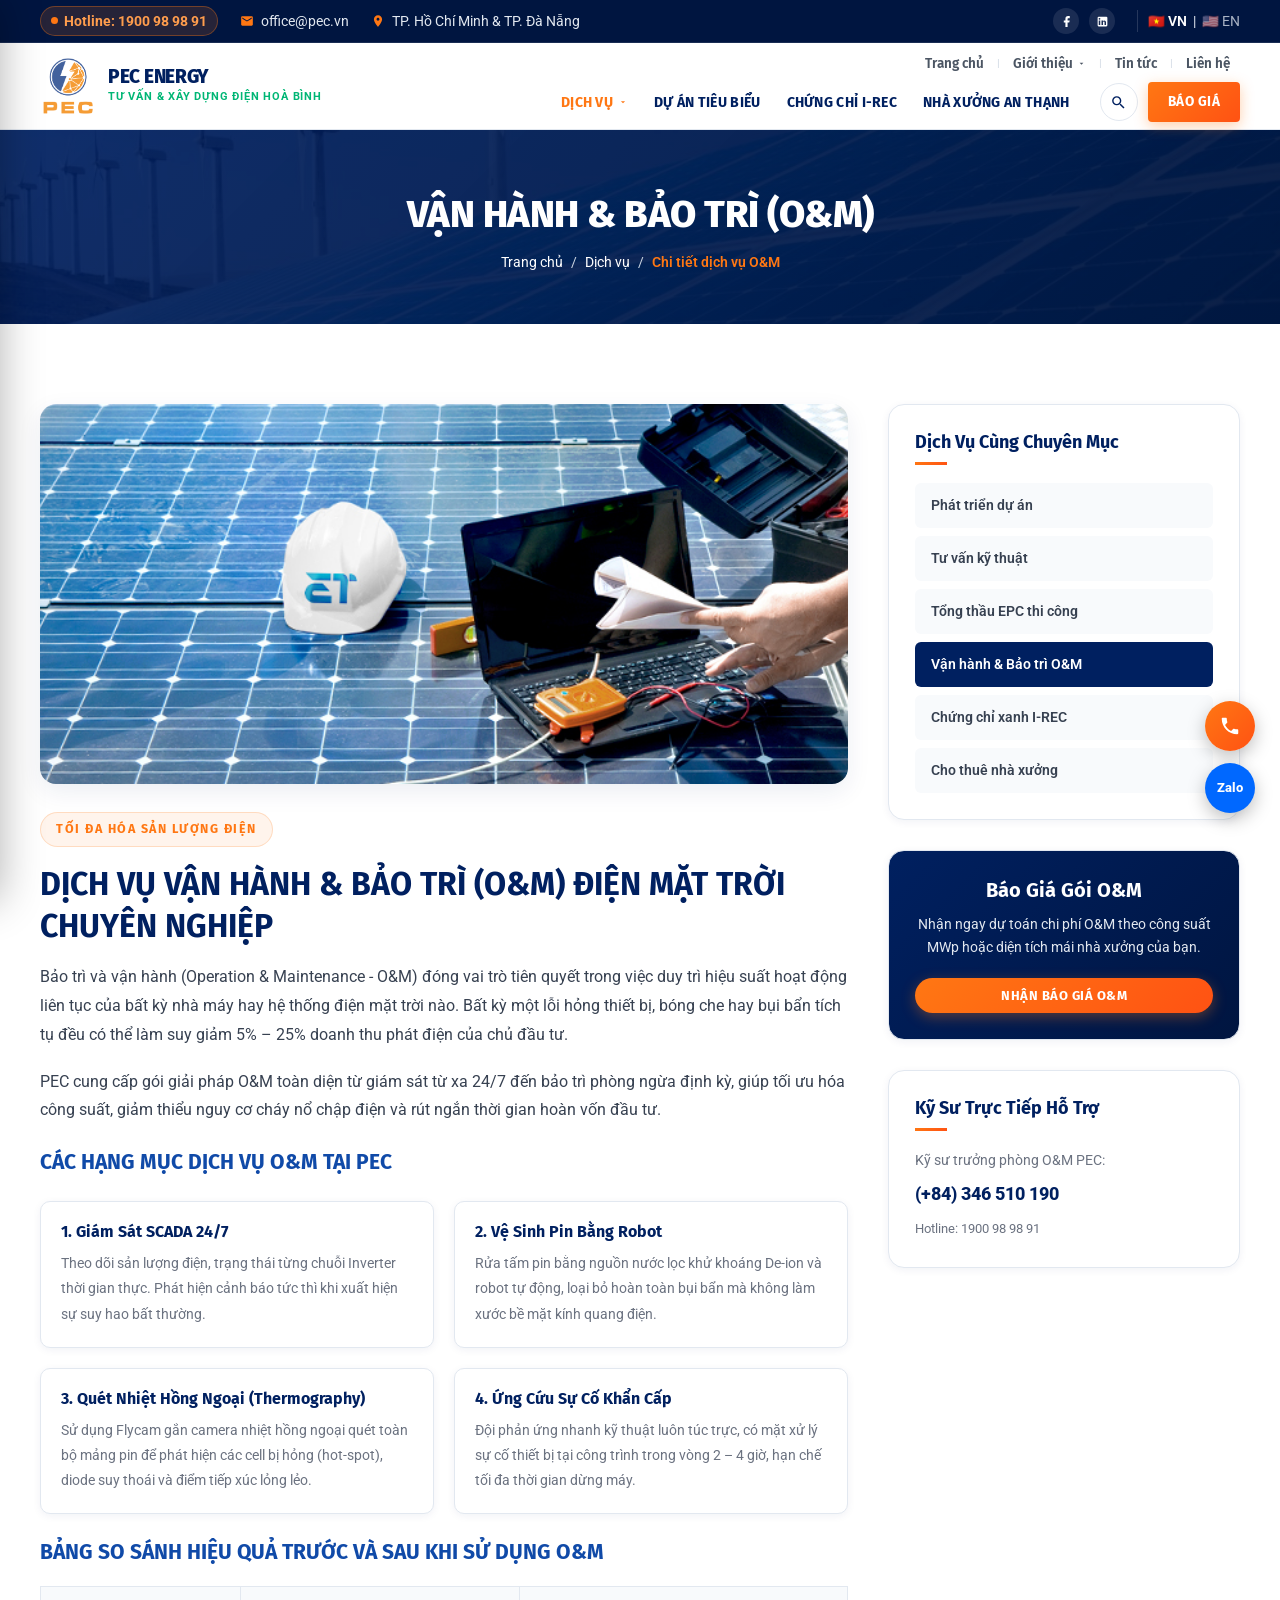
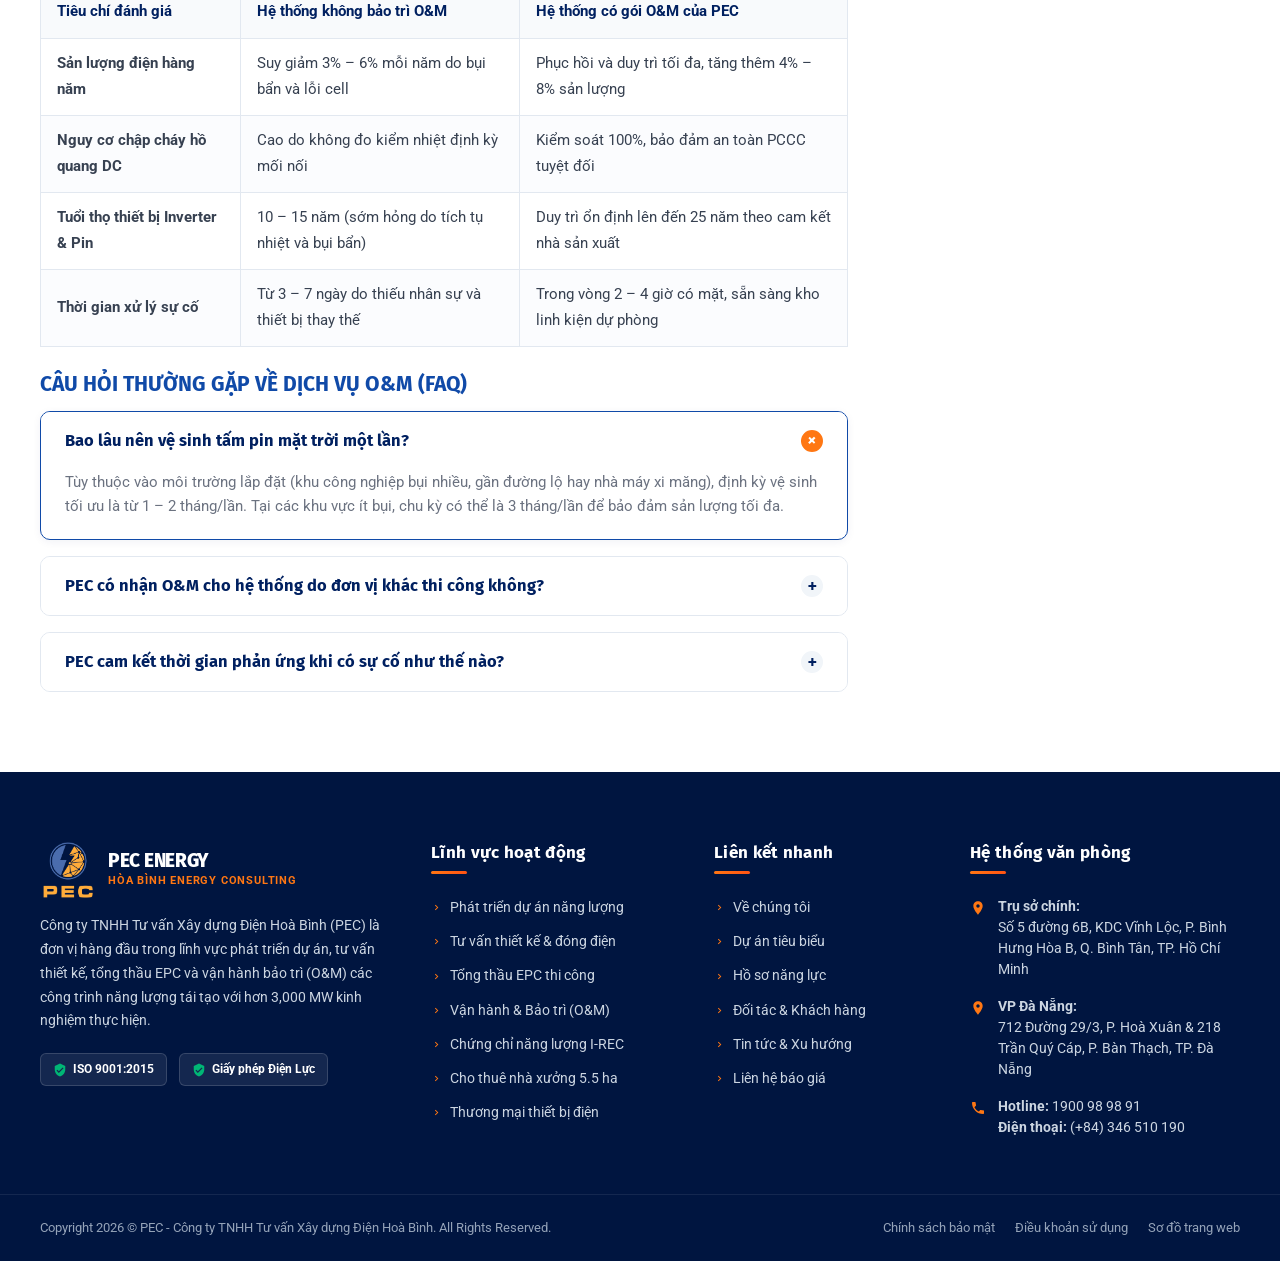
<file: dich-vu-chi-tiet.html>
<!DOCTYPE html>
<html lang="vi">
<head>
  <meta charset="UTF-8">
  <meta name="viewport" content="width=device-width, initial-scale=1.0">
  <title>Dịch Vụ Vận Hành & Bảo Trì O&M Hệ Thống Điện Mặt Trời | PEC Energy Consulting</title>
  <meta name="description" content="Giải pháp vận hành bảo trì O&M chuyên nghiệp: giám sát SCADA 24/7, quét nhiệt hồng ngoại flycam, robot rửa pin giúp tăng 5-8% sản lượng điện.">
  <link rel="icon" href="images/logo.png" type="image/png">
  <link rel="stylesheet" href="css/style.css">
</head>
<body>

<!-- Top Bar -->
<div class="top-bar">
  <div class="container">
    <div class="top-bar-left">
      <div class="top-bar-item">
        <a href="tel:1900989891" class="top-hotline-badge">
          <span class="pulse-dot"></span>
          <span>Hotline: 1900 98 98 91</span>
        </a>
      </div>
      <div class="top-bar-item">
        <svg viewBox="0 0 24 24"><path d="M20 4H4c-1.1 0-1.99.9-1.99 2L2 18c0 1.1.9 2 2 2h16c1.1 0 2-.9 2-2V6c0-1.1-.9-2-2-2zm0 4l-8 5-8-5V6l8 5 8-5v2z"/></svg>
        <a href="mailto:office@pec.vn">office@pec.vn</a>
      </div>
      <div class="top-bar-item hide-on-mobile">
        <svg viewBox="0 0 24 24"><path d="M12 2C8.13 2 5 5.13 5 9c0 5.25 7 13 7 13s7-7.75 7-13c0-3.87-3.13-7-7-7zm0 9.5c-1.38 0-2.5-1.12-2.5-2.5s1.12-2.5 2.5-2.5 2.5 1.12 2.5 2.5-1.12 2.5-2.5 2.5z"/></svg>
        <span>TP. Hồ Chí Minh & TP. Đà Nẵng</span>
      </div>
    </div>
    <div class="top-bar-right">
      <div class="social-links">
        <a href="https://www.facebook.com/HoaBinhEnergyConsultingPEC/" target="_blank" rel="noreferrer" class="social-btn" title="Facebook">
          <svg viewBox="0 0 24 24"><path d="M18 2h-3a5 5 0 0 0-5 5v3H7v4h3v8h4v-8h3l1-4h-4V7a1 1 0 0 1 1-1h3z"/></svg>
        </a>
        <a href="https://www.linkedin.com/company/hoa-binh-energy-consulting/" target="_blank" rel="noreferrer" class="social-btn" title="LinkedIn">
          <svg viewBox="0 0 24 24"><path d="M19 3a2 2 0 0 1 2 2v14a2 2 0 0 1-2 2H5a2 2 0 0 1-2-2V5a2 2 0 0 1 2-2h14m-.5 15.5v-5.3a3.26 3.26 0 0 0-3.26-3.26c-.85 0-1.84.52-2.28 1.3v-1.11h-2.79v8.37h2.79v-4.93c0-.77.62-1.4 1.39-1.4a1.4 1.4 0 0 1 1.4 1.4v4.93h2.75M6.46 8.76a1.64 1.64 0 1 0 0-3.28 1.64 1.64 0 0 0 0 3.28m1.4 9.74v-8.37H5.06v8.37h2.8z"/></svg>
        </a>
      </div>
      <div class="lang-switch">
        <a href="#" class="active" title="Tiếng Việt">🇻🇳 VN</a>
        <span>|</span>
        <a href="#" title="English">🇺🇸 EN</a>
      </div>
    </div>
  </div>
</div>

<!-- Main Sticky Header -->
<header class="main-header">
  <div class="container header-container">
    <a href="index.html" class="site-logo">
      <img src="images/logo.png" alt="PEC Energy Consulting" width="60" height="64">
      <div class="logo-text-group">
        <span class="logo-title">PEC ENERGY</span>
        <span class="logo-subtitle">Tư Vấn & Xây Dựng Điện Hoà Bình</span>
      </div>
    </a>

    <!-- Desktop 2-Tier Navigation -->
    <div class="header-nav-wrapper">
      <!-- Menu 1 (Hàng trên): Trang chủ, Giới thiệu, Tin tức, Liên hệ -->
      <div class="header-top-row">
        <nav class="menu-top" aria-label="Menu phụ">
          <div class="menu-top-item ">
            <a href="index.html" class="menu-top-link">Trang chủ</a>
          </div>
          <span class="menu-top-sep">|</span>
          <div class="menu-top-item has-dropdown ">
            <a href="gioi-thieu.html" class="menu-top-link">
              Giới thiệu
              <svg class="arrow-down" viewBox="0 0 24 24"><path d="M7 10l5 5 5-5z"/></svg>
            </a>
            <div class="dropdown-menu">
              <div class="dropdown-item"><a href="gioi-thieu.html#tong-quan" class="dropdown-link">Tổng quan công ty</a></div>
              <div class="dropdown-item"><a href="gioi-thieu.html#thu-ngo" class="dropdown-link">Thư ngỏ Ban Giám Đốc</a></div>
              <div class="dropdown-item"><a href="chung-chi-nang-luc.html" class="dropdown-link">Chứng chỉ & Hồ sơ năng lực</a></div>
              <div class="dropdown-item"><a href="doi-tac.html" class="dropdown-link">Khách hàng & Đối tác</a></div>
            </div>
          </div>
          <span class="menu-top-sep">|</span>
          <div class="menu-top-item ">
            <a href="tin-tuc.html" class="menu-top-link">Tin tức</a>
          </div>
          <span class="menu-top-sep">|</span>
          <div class="menu-top-item ">
            <a href="lien-he.html" class="menu-top-link">Liên hệ</a>
          </div>
        </nav>
      </div>

      <!-- Menu 2 (Hàng dưới): Các mục còn lại + Search + Báo giá -->
      <div class="header-main-row">
        <nav class="nav-menu" aria-label="Menu chính">
          <div class="nav-item active">
            <a href="dich-vu.html" class="nav-link">
              Dịch vụ
              <svg class="arrow-down" viewBox="0 0 24 24"><path d="M7 10l5 5 5-5z"/></svg>
            </a>
            <div class="dropdown-menu">
              <div class="dropdown-item"><a href="dich-vu.html#phat-trien" class="dropdown-link">Phát triển dự án năng lượng</a></div>
              <div class="dropdown-item"><a href="dich-vu.html#tu-van" class="dropdown-link">Tư vấn kỹ thuật & thiết kế</a></div>
              <div class="dropdown-item"><a href="dich-vu.html#thi-cong" class="dropdown-link">Thi công xây dựng EPC</a></div>
              <div class="dropdown-item"><a href="dich-vu-chi-tiet.html" class="dropdown-link">Vận hành & Bảo trì (O&M)</a></div>
              <div class="dropdown-item"><a href="i-rec.html" class="dropdown-link">Chứng chỉ xanh I-REC</a></div>
              <div class="dropdown-item"><a href="cho-thue-nha-xuong.html" class="dropdown-link">Cho thuê nhà xưởng Tam Anh</a></div>
              <div class="dropdown-item"><a href="dich-vu.html#thuong-mai" class="dropdown-link">Thương mại thiết bị điện</a></div>
            </div>
          </div>

          <div class="nav-item ">
            <a href="du-an.html" class="nav-link">Dự án tiêu biểu</a>
          </div>

          <div class="nav-item ">
            <a href="i-rec.html" class="nav-link">Chứng chỉ I-REC</a>
          </div>

          <div class="nav-item ">
            <a href="cho-thue-nha-xuong.html" class="nav-link">Nhà xưởng An Thạnh</a>
          </div>
        </nav>

        <!-- Header Actions -->
        <div class="header-actions">
          <button class="search-toggle-btn" title="Tìm kiếm" aria-label="Tìm kiếm">
            <svg viewBox="0 0 24 24"><path d="M15.5 14h-.79l-.28-.27A6.471 6.471 0 0 0 16 9.5 6.5 6.5 0 1 0 9.5 16c1.61 0 3.09-.59 4.23-1.57l.27.28v.79l5 4.99L20.49 19l-4.99-5zm-6 0C7.01 14 5 11.99 5 9.5S7.01 5 9.5 5 14 7.01 14 9.5 11.99 14 9.5 14z"/></svg>
          </button>
          <a href="#quote" class="btn btn-accent open-quote-modal header-quote-btn">Báo Giá</a>
        </div>
      </div>
    </div>

    <!-- Mobile Header Actions (Visible only on mobile/tablet) -->
    <div class="mobile-header-actions">
      <button class="search-toggle-btn" title="Tìm kiếm" aria-label="Tìm kiếm">
        <svg viewBox="0 0 24 24"><path d="M15.5 14h-.79l-.28-.27A6.471 6.471 0 0 0 16 9.5 6.5 6.5 0 1 0 9.5 16c1.61 0 3.09-.59 4.23-1.57l.27.28v.79l5 4.99L20.49 19l-4.99-5zm-6 0C7.01 14 5 11.99 5 9.5S7.01 5 9.5 5 14 7.01 14 9.5 11.99 14 9.5 14z"/></svg>
      </button>
      <button class="mobile-toggle-btn" aria-label="Mở menu">
        <span></span><span></span><span></span>
      </button>
    </div>
  </div>
</header>

<!-- Mobile Navigation Drawer -->
<div class="drawer-overlay"></div>
<aside class="mobile-nav-drawer">
  <div class="mobile-drawer-header">
    <a href="index.html" class="site-logo">
      <img src="images/logo.png" alt="PEC Energy" width="46" height="48">
      <span class="logo-title" style="font-size:16px;">PEC ENERGY</span>
    </a>
    <button class="close-drawer-btn" style="background:none;border:none;font-size:26px;cursor:pointer;">&times;</button>
  </div>
  <div class="mobile-drawer-body">
    <ul>
      <li><a href="index.html">Trang chủ</a></li>
      <li><a href="gioi-thieu.html">Giới thiệu công ty</a></li>
      <li><a href="chung-chi-nang-luc.html">Chứng chỉ & Hồ sơ năng lực</a></li>
      <li><a href="doi-tac.html">Khách hàng & Đối tác</a></li>
      <li><a href="dich-vu.html">Sản phẩm & Dịch vụ</a></li>
      <li><a href="dich-vu-chi-tiet.html">Vận hành & Bảo trì (O&M)</a></li>
      <li><a href="du-an.html">Dự án tiêu biểu</a></li>
      <li><a href="i-rec.html">Chứng chỉ I-REC</a></li>
      <li><a href="cho-thue-nha-xuong.html">Cho thuê nhà xưởng</a></li>
      <li><a href="tin-tuc.html">Tin tức & Sự kiện</a></li>
      <li><a href="lien-he.html">Liên hệ tư vấn</a></li>
    </ul>
  </div>
  <div class="mobile-drawer-footer">
    <a href="tel:1900989891" class="btn btn-accent" style="width:100%;margin-bottom:10px;">Hotline: 1900 98 98 91</a>
    <p style="font-size:12.5px;color:var(--vp-text-light);text-align:center;">Email: office@pec.vn</p>
  </div>
</aside>


<!-- Page Header Banner -->
<section class="page-header">
  <div class="container">
    <h1 class="page-title">VẬN HÀNH & BẢO TRÌ (O&M)</h1>
    <div class="breadcrumbs">
      <a href="index.html">Trang chủ</a>
      <span>/</span>
      <a href="dich-vu.html">Dịch vụ</a>
      <span>/</span>
      <span class="current">Chi tiết dịch vụ O&M</span>
    </div>
  </div>
</section>

<!-- Content Layout Grid -->
<section class="section">
  <div class="container">
    <div class="page-layout-grid">
      <div class="content-body">
        <div class="content-banner-img">
          <img src="images/proj-om.jpg" alt="Dịch vụ Vận hành & Bảo trì O&M chuyên nghiệp">
        </div>

        <span class="section-subtitle-badge">Tối Đa Hóa Sản Lượng Điện</span>
        <h2 style="margin-top:5px;font-size:32px;">DỊCH VỤ VẬN HÀNH & BẢO TRÌ (O&M) ĐIỆN MẶT TRỜI CHUYÊN NGHIỆP</h2>
        
        <p>Bảo trì và vận hành (Operation & Maintenance - O&M) đóng vai trò tiên quyết trong việc duy trì hiệu suất hoạt động liên tục của bất kỳ nhà máy hay hệ thống điện mặt trời nào. Bất kỳ một lỗi hỏng thiết bị, bóng che hay bụi bẩn tích tụ đều có thể làm suy giảm 5% – 25% doanh thu phát điện của chủ đầu tư.</p>
        
        <p>PEC cung cấp gói giải pháp O&M toàn diện từ giám sát từ xa 24/7 đến bảo trì phòng ngừa định kỳ, giúp tối ưu hóa công suất, giảm thiểu nguy cơ cháy nổ chập điện và rút ngắn thời gian hoàn vốn đầu tư.</p>

        <h3>CÁC HẠNG MỤC DỊCH VỤ O&M TẠI PEC</h3>

        <div style="display:grid;grid-template-columns:1fr 1fr;gap:20px;margin:25px 0;">
          <div style="background:#ffffff;border:1px solid var(--vp-border);border-radius:var(--vp-radius);padding:20px;box-shadow:var(--vp-shadow-sm);">
            <h4 style="color:var(--vp-primary);margin-bottom:8px;">1. Giám Sát SCADA 24/7</h4>
            <p style="font-size:14px;color:var(--vp-text-light);margin:0;">Theo dõi sản lượng điện, trạng thái từng chuỗi Inverter thời gian thực. Phát hiện cảnh báo tức thì khi xuất hiện sự suy hao bất thường.</p>
          </div>
          <div style="background:#ffffff;border:1px solid var(--vp-border);border-radius:var(--vp-radius);padding:20px;box-shadow:var(--vp-shadow-sm);">
            <h4 style="color:var(--vp-primary);margin-bottom:8px;">2. Vệ Sinh Pin Bằng Robot</h4>
            <p style="font-size:14px;color:var(--vp-text-light);margin:0;">Rửa tấm pin bằng nguồn nước lọc khử khoáng De-ion và robot tự động, loại bỏ hoàn toàn bụi bẩn mà không làm xước bề mặt kính quang điện.</p>
          </div>
          <div style="background:#ffffff;border:1px solid var(--vp-border);border-radius:var(--vp-radius);padding:20px;box-shadow:var(--vp-shadow-sm);">
            <h4 style="color:var(--vp-primary);margin-bottom:8px;">3. Quét Nhiệt Hồng Ngoại (Thermography)</h4>
            <p style="font-size:14px;color:var(--vp-text-light);margin:0;">Sử dụng Flycam gắn camera nhiệt hồng ngoại quét toàn bộ mảng pin để phát hiện các cell bị hỏng (hot-spot), diode suy thoái và điểm tiếp xúc lỏng lẻo.</p>
          </div>
          <div style="background:#ffffff;border:1px solid var(--vp-border);border-radius:var(--vp-radius);padding:20px;box-shadow:var(--vp-shadow-sm);">
            <h4 style="color:var(--vp-primary);margin-bottom:8px;">4. Ứng Cứu Sự Cố Khẩn Cấp</h4>
            <p style="font-size:14px;color:var(--vp-text-light);margin:0;">Đội phản ứng nhanh kỹ thuật luôn túc trực, có mặt xử lý sự cố thiết bị tại công trình trong vòng 2 – 4 giờ, hạn chế tối đa thời gian dừng máy.</p>
          </div>
        </div>

        <h3>BẢNG SO SÁNH HIỆU QUẢ TRƯỚC VÀ SAU KHI SỬ DỤNG O&M</h3>
        <table class="spec-table">
          <thead>
            <tr>
              <th>Tiêu chí đánh giá</th>
              <th>Hệ thống không bảo trì O&M</th>
              <th>Hệ thống có gói O&M của PEC</th>
            </tr>
          </thead>
          <tbody>
            <tr>
              <td><strong>Sản lượng điện hàng năm</strong></td>
              <td>Suy giảm 3% – 6% mỗi năm do bụi bẩn và lỗi cell</td>
              <td>Phục hồi và duy trì tối đa, tăng thêm 4% – 8% sản lượng</td>
            </tr>
            <tr>
              <td><strong>Nguy cơ chập cháy hồ quang DC</strong></td>
              <td>Cao do không đo kiểm nhiệt định kỳ mối nối</td>
              <td>Kiểm soát 100%, bảo đảm an toàn PCCC tuyệt đối</td>
            </tr>
            <tr>
              <td><strong>Tuổi thọ thiết bị Inverter & Pin</strong></td>
              <td>10 – 15 năm (sớm hỏng do tích tụ nhiệt và bụi bẩn)</td>
              <td>Duy trì ổn định lên đến 25 năm theo cam kết nhà sản xuất</td>
            </tr>
            <tr>
              <td><strong>Thời gian xử lý sự cố</strong></td>
              <td>Từ 3 – 7 ngày do thiếu nhân sự và thiết bị thay thế</td>
              <td>Trong vòng 2 – 4 giờ có mặt, sẵn sàng kho linh kiện dự phòng</td>
            </tr>
          </tbody>
        </table>

        <h3>CÂU HỎI THƯỜNG GẶP VỀ DỊCH VỤ O&M (FAQ)</h3>
        <div class="faq-list">
          <div class="faq-item open">
            <div class="faq-header">
              <h4>Bao lâu nên vệ sinh tấm pin mặt trời một lần?</h4>
              <span class="faq-toggle-icon">+</span>
            </div>
            <div class="faq-body">
              Tùy thuộc vào môi trường lắp đặt (khu công nghiệp bụi nhiều, gần đường lộ hay nhà máy xi măng), định kỳ vệ sinh tối ưu là từ 1 – 2 tháng/lần. Tại các khu vực ít bụi, chu kỳ có thể là 3 tháng/lần để bảo đảm sản lượng tối đa.
            </div>
          </div>

          <div class="faq-item">
            <div class="faq-header">
              <h4>PEC có nhận O&M cho hệ thống do đơn vị khác thi công không?</h4>
              <span class="faq-toggle-icon">+</span>
            </div>
            <div class="faq-body">
              Có. PEC tiếp nhận kiểm định, đo đạc đánh giá hiện trạng (Health-check) toàn bộ hệ thống trước khi ký kết hợp đồng O&M vận hành trọn gói cho mọi dự án trên toàn quốc.
            </div>
          </div>

          <div class="faq-item">
            <div class="faq-header">
              <h4>PEC cam kết thời gian phản ứng khi có sự cố như thế nào?</h4>
              <span class="faq-toggle-icon">+</span>
            </div>
            <div class="faq-body">
              Hệ thống SCADA tự động cảnh báo 24/7. Đối với các sự cố dừng phát điện toàn phần, kỹ sư PEC sẽ có mặt tại hiện trường trong vòng 2 giờ (với khu vực TP.HCM, Bình Dương, Đồng Nai, Long An, Đà Nẵng) và trong vòng 4 – 6 giờ với các tỉnh thành lân cận.
            </div>
          </div>
        </div>
      </div>

      <!-- Sidebar -->
      <aside class="sidebar">
        <div class="sidebar-widget">
          <h4 class="sidebar-title">Dịch Vụ Cùng Chuyên Mục</h4>
          <ul class="sidebar-menu">
            <li><a href="dich-vu.html#phat-trien">Phát triển dự án</a></li>
            <li><a href="dich-vu.html#tu-van">Tư vấn kỹ thuật</a></li>
            <li><a href="dich-vu.html#thi-cong">Tổng thầu EPC thi công</a></li>
            <li class="active"><a href="dich-vu-chi-tiet.html">Vận hành & Bảo trì O&M</a></li>
            <li><a href="i-rec.html">Chứng chỉ xanh I-REC</a></li>
            <li><a href="cho-thue-nha-xuong.html">Cho thuê nhà xưởng</a></li>
          </ul>
        </div>

        <div class="sidebar-widget sidebar-cta-widget">
          <h4>Báo Giá Gói O&M</h4>
          <p>Nhận ngay dự toán chi phí O&M theo công suất MWp hoặc diện tích mái nhà xưởng của bạn.</p>
          <a href="#quote" class="btn btn-accent btn-sm open-quote-modal" style="width:100%;">Nhận Báo Giá O&M</a>
        </div>

        <div class="sidebar-widget">
          <h4 class="sidebar-title">Kỹ Sư Trực Tiếp Hỗ Trợ</h4>
          <p style="font-size:13.5px;color:var(--vp-text-light);margin-bottom:8px;">Kỹ sư trưởng phòng O&M PEC:</p>
          <a href="tel:0346510190" style="font-size:18px;font-weight:800;color:var(--vp-primary);display:block;margin-bottom:6px;">(+84) 346 510 190</a>
          <span style="font-size:13px;color:var(--vp-text-light);">Hotline: 1900 98 98 91</span>
        </div>
      </aside>
    </div>
  </div>
</section>


<!-- Footer Section (Vu Phong Corporate Energy style) -->
<footer class="site-footer">
  <div class="footer-top">
    <div class="container footer-grid">
      <!-- Col 1: About PEC -->
      <div class="footer-col footer-about">
        <a href="index.html" class="site-logo" style="margin-bottom:16px;display:inline-flex;">
          <img src="images/logo.png" alt="PEC Energy Consulting" width="55" height="60" style="filter:brightness(1.1);">
          <div class="logo-text-group">
            <span class="logo-title" style="color:#ffffff;">PEC ENERGY</span>
            <span class="logo-subtitle" style="color:var(--vp-accent);">Hòa Bình Energy Consulting</span>
          </div>
        </a>
        <p>Công ty TNHH Tư vấn Xây dựng Điện Hoà Bình (PEC) là đơn vị hàng đầu trong lĩnh vực phát triển dự án, tư vấn thiết kế, tổng thầu EPC và vận hành bảo trì (O&M) các công trình năng lượng tái tạo với hơn 3,000 MW kinh nghiệm thực hiện.</p>
        <div class="cert-badges">
          <div class="cert-badge-item">
            <svg viewBox="0 0 24 24"><path d="M12 1L3 5v6c0 5.55 3.84 10.74 9 12 5.16-1.26 9-6.45 9-12V5l-9-4zm-2 16l-4-4 1.41-1.41L10 14.17l6.59-6.59L18 9l-8 8z"/></svg>
            <span>ISO 9001:2015</span>
          </div>
          <div class="cert-badge-item">
            <svg viewBox="0 0 24 24"><path d="M12 1L3 5v6c0 5.55 3.84 10.74 9 12 5.16-1.26 9-6.45 9-12V5l-9-4zm-2 16l-4-4 1.41-1.41L10 14.17l6.59-6.59L18 9l-8 8z"/></svg>
            <span>Giấy phép Điện Lực</span>
          </div>
        </div>
      </div>

      <!-- Col 2: Services -->
      <div class="footer-col">
        <h4 class="footer-heading">Lĩnh vực hoạt động</h4>
        <ul class="footer-links">
          <li><a href="dich-vu.html#phat-trien"><svg viewBox="0 0 24 24"><path d="M8.59 16.59L13.17 12 8.59 7.41 10 6l6 6-6 6-1.41-1.41z"/></svg>Phát triển dự án năng lượng</a></li>
          <li><a href="dich-vu.html#tu-van"><svg viewBox="0 0 24 24"><path d="M8.59 16.59L13.17 12 8.59 7.41 10 6l6 6-6 6-1.41-1.41z"/></svg>Tư vấn thiết kế & đóng điện</a></li>
          <li><a href="dich-vu.html#thi-cong"><svg viewBox="0 0 24 24"><path d="M8.59 16.59L13.17 12 8.59 7.41 10 6l6 6-6 6-1.41-1.41z"/></svg>Tổng thầu EPC thi công</a></li>
          <li><a href="dich-vu-chi-tiet.html"><svg viewBox="0 0 24 24"><path d="M8.59 16.59L13.17 12 8.59 7.41 10 6l6 6-6 6-1.41-1.41z"/></svg>Vận hành & Bảo trì (O&M)</a></li>
          <li><a href="i-rec.html"><svg viewBox="0 0 24 24"><path d="M8.59 16.59L13.17 12 8.59 7.41 10 6l6 6-6 6-1.41-1.41z"/></svg>Chứng chỉ năng lượng I-REC</a></li>
          <li><a href="cho-thue-nha-xuong.html"><svg viewBox="0 0 24 24"><path d="M8.59 16.59L13.17 12 8.59 7.41 10 6l6 6-6 6-1.41-1.41z"/></svg>Cho thuê nhà xưởng 5.5 ha</a></li>
          <li><a href="dich-vu.html#thuong-mai"><svg viewBox="0 0 24 24"><path d="M8.59 16.59L13.17 12 8.59 7.41 10 6l6 6-6 6-1.41-1.41z"/></svg>Thương mại thiết bị điện</a></li>
        </ul>
      </div>

      <!-- Col 3: Quick Links -->
      <div class="footer-col">
        <h4 class="footer-heading">Liên kết nhanh</h4>
        <ul class="footer-links">
          <li><a href="gioi-thieu.html"><svg viewBox="0 0 24 24"><path d="M8.59 16.59L13.17 12 8.59 7.41 10 6l6 6-6 6-1.41-1.41z"/></svg>Về chúng tôi</a></li>
          <li><a href="du-an.html"><svg viewBox="0 0 24 24"><path d="M8.59 16.59L13.17 12 8.59 7.41 10 6l6 6-6 6-1.41-1.41z"/></svg>Dự án tiêu biểu</a></li>
          <li><a href="chung-chi-nang-luc.html"><svg viewBox="0 0 24 24"><path d="M8.59 16.59L13.17 12 8.59 7.41 10 6l6 6-6 6-1.41-1.41z"/></svg>Hồ sơ năng lực</a></li>
          <li><a href="doi-tac.html"><svg viewBox="0 0 24 24"><path d="M8.59 16.59L13.17 12 8.59 7.41 10 6l6 6-6 6-1.41-1.41z"/></svg>Đối tác & Khách hàng</a></li>
          <li><a href="tin-tuc.html"><svg viewBox="0 0 24 24"><path d="M8.59 16.59L13.17 12 8.59 7.41 10 6l6 6-6 6-1.41-1.41z"/></svg>Tin tức & Xu hướng</a></li>
          <li><a href="lien-he.html"><svg viewBox="0 0 24 24"><path d="M8.59 16.59L13.17 12 8.59 7.41 10 6l6 6-6 6-1.41-1.41z"/></svg>Liên hệ báo giá</a></li>
        </ul>
      </div>

      <!-- Col 4: Contact & Office Info -->
      <div class="footer-col footer-newsletter">
        <h4 class="footer-heading">Hệ thống văn phòng</h4>
        <div class="footer-contact-item">
          <svg viewBox="0 0 24 24"><path d="M12 2C8.13 2 5 5.13 5 9c0 5.25 7 13 7 13s7-7.75 7-13c0-3.87-3.13-7-7-7zm0 9.5c-1.38 0-2.5-1.12-2.5-2.5s1.12-2.5 2.5-2.5 2.5 1.12 2.5 2.5-1.12 2.5-2.5 2.5z"/></svg>
          <div>
            <strong>Trụ sở chính:</strong><br>
            Số 5 đường 6B, KDC Vĩnh Lộc, P. Bình Hưng Hòa B, Q. Bình Tân, TP. Hồ Chí Minh
          </div>
        </div>
        <div class="footer-contact-item">
          <svg viewBox="0 0 24 24"><path d="M12 2C8.13 2 5 5.13 5 9c0 5.25 7 13 7 13s7-7.75 7-13c0-3.87-3.13-7-7-7zm0 9.5c-1.38 0-2.5-1.12-2.5-2.5s1.12-2.5 2.5-2.5 2.5 1.12 2.5 2.5-1.12 2.5-2.5 2.5z"/></svg>
          <div>
            <strong>VP Đà Nẵng:</strong><br>
            712 Đường 29/3, P. Hoà Xuân & 218 Trần Quý Cáp, P. Bàn Thạch, TP. Đà Nẵng
          </div>
        </div>
        <div class="footer-contact-item">
          <svg viewBox="0 0 24 24"><path d="M6.62 10.79c1.44 2.83 3.76 5.14 6.59 6.59l2.2-2.2c.27-.27.67-.36 1.02-.24 1.12.37 2.33.57 3.57.57.55 0 1 .45 1 1V20c0 .55-.45 1-1 1-9.39 0-17-7.61-17-17 0-.55.45-1 1-1h3.5c.55 0 1 .45 1 1 0 1.25.2 2.45.57 3.57.11.35.03.74-.25 1.02l-2.2 2.2z"/></svg>
          <div>
            <strong>Hotline:</strong> 1900 98 98 91<br>
            <strong>Điện thoại:</strong> (+84) 346 510 190
          </div>
        </div>
      </div>
    </div>
  </div>

  <div class="footer-bottom">
    <div class="container">
      <p>Copyright 2026 © PEC - Công ty TNHH Tư vấn Xây dựng Điện Hoà Bình. All Rights Reserved.</p>
      <div class="footer-bottom-links">
        <a href="gioi-thieu.html">Chính sách bảo mật</a>
        <a href="gioi-thieu.html">Điều khoản sử dụng</a>
        <a href="lien-he.html">Sơ đồ trang web</a>
      </div>
    </div>
  </div>
</footer>

<!-- Floating Contact Action Widgets -->
<div class="floating-widgets">
  <a href="tel:1900989891" class="floating-btn floating-phone" title="Gọi ngay Hotline 1900 98 98 91">
    <svg viewBox="0 0 24 24"><path d="M6.62 10.79c1.44 2.83 3.76 5.14 6.59 6.59l2.2-2.2c.27-.27.67-.36 1.02-.24 1.12.37 2.33.57 3.57.57.55 0 1 .45 1 1V20c0 .55-.45 1-1 1-9.39 0-17-7.61-17-17 0-.55.45-1 1-1h3.5c.55 0 1 .45 1 1 0 1.25.2 2.45.57 3.57.11.35.03.74-.25 1.02l-2.2 2.2z"/></svg>
  </a>
  <a href="https://zalo.me/0346510190" target="_blank" rel="noreferrer" class="floating-btn floating-zalo" title="Chat Zalo hỗ trợ">
    Zalo
  </a>
  <button class="floating-btn back-to-top" title="Lên đầu trang" aria-label="Lên đầu trang">
    <svg viewBox="0 0 24 24"><path d="M7.41 15.41L12 10.83l4.59 4.58L18 14l-6-6-6 6z"/></svg>
  </button>
</div>

<!-- Modal Quick Quote -->
<div class="modal-overlay" id="quoteModal">
  <div class="modal-container">
    <button class="modal-close-btn">&times;</button>
    <h3 style="font-size:22px;color:var(--vp-primary);margin-bottom:6px;">Yêu Cầu Báo Giá & Tư Vấn</h3>
    <p style="font-size:13.5px;color:var(--vp-text-light);margin-bottom:20px;">Vui lòng để lại thông tin, kỹ sư trưởng PEC sẽ phản hồi phương án & dự toán trong 30 phút.</p>
    
    <form class="quote-form-element">
      <div class="form-row">
        <div class="form-group">
          <label class="form-label">Họ và tên *</label>
          <input type="text" class="form-control" placeholder="Nguyễn Văn A" required>
        </div>
        <div class="form-group">
          <label class="form-label">Số điện thoại *</label>
          <input type="tel" class="form-control" placeholder="0909 xxx xxx" required>
        </div>
      </div>
      <div class="form-group">
        <label class="form-label">Email liên hệ</label>
        <input type="email" class="form-control" placeholder="email@doanhnghiep.com">
      </div>
      <div class="form-group">
        <label class="form-label">Dịch vụ quan tâm</label>
        <select class="form-control">
          <option>Lắp đặt Điện mặt trời áp mái doanh nghiệp</option>
          <option>Tư vấn thiết kế & đóng điện công trình</option>
          <option>Dịch vụ Vận hành & Bảo trì (O&M)</option>
          <option>Đăng ký Chứng chỉ I-REC (Net-Zero)</option>
          <option>Thuê nhà xưởng KCN Tam Anh</option>
          <option>Thương mại thiết bị (Pin, Inverter)</option>
        </select>
      </div>
      <div class="form-group">
        <label class="form-label">Địa điểm & Công suất dự kiến (hoặc ghi chú)</label>
        <textarea class="form-control" rows="3" placeholder="Ví dụ: Mái nhà xưởng 5000m2 tại Bình Dương, công suất ~1 MWp..."></textarea>
      </div>
      <button type="submit" class="btn btn-accent btn-lg" style="width:100%;">GỬI YÊU CẦU NGAY</button>
    </form>
  </div>
</div>

<!-- Modal Search -->
<div class="modal-overlay" id="searchModal">
  <div class="modal-container" style="max-width:500px;">
    <button class="modal-close-btn">&times;</button>
    <h3 style="font-size:20px;color:var(--vp-primary);margin-bottom:15px;">Tìm Kiếm Trên PEC</h3>
    <form action="du-an.html" method="GET">
      <div style="display:flex;gap:10px;">
        <input type="search" name="q" class="form-control" placeholder="Nhập từ khóa tìm kiếm (dự án, dịch vụ, tin tức)..." required>
        <button type="submit" class="btn btn-primary">Tìm</button>
      </div>
    </form>
  </div>
</div>

<script src="js/main.js"></script>


</body>
</html>
</file>
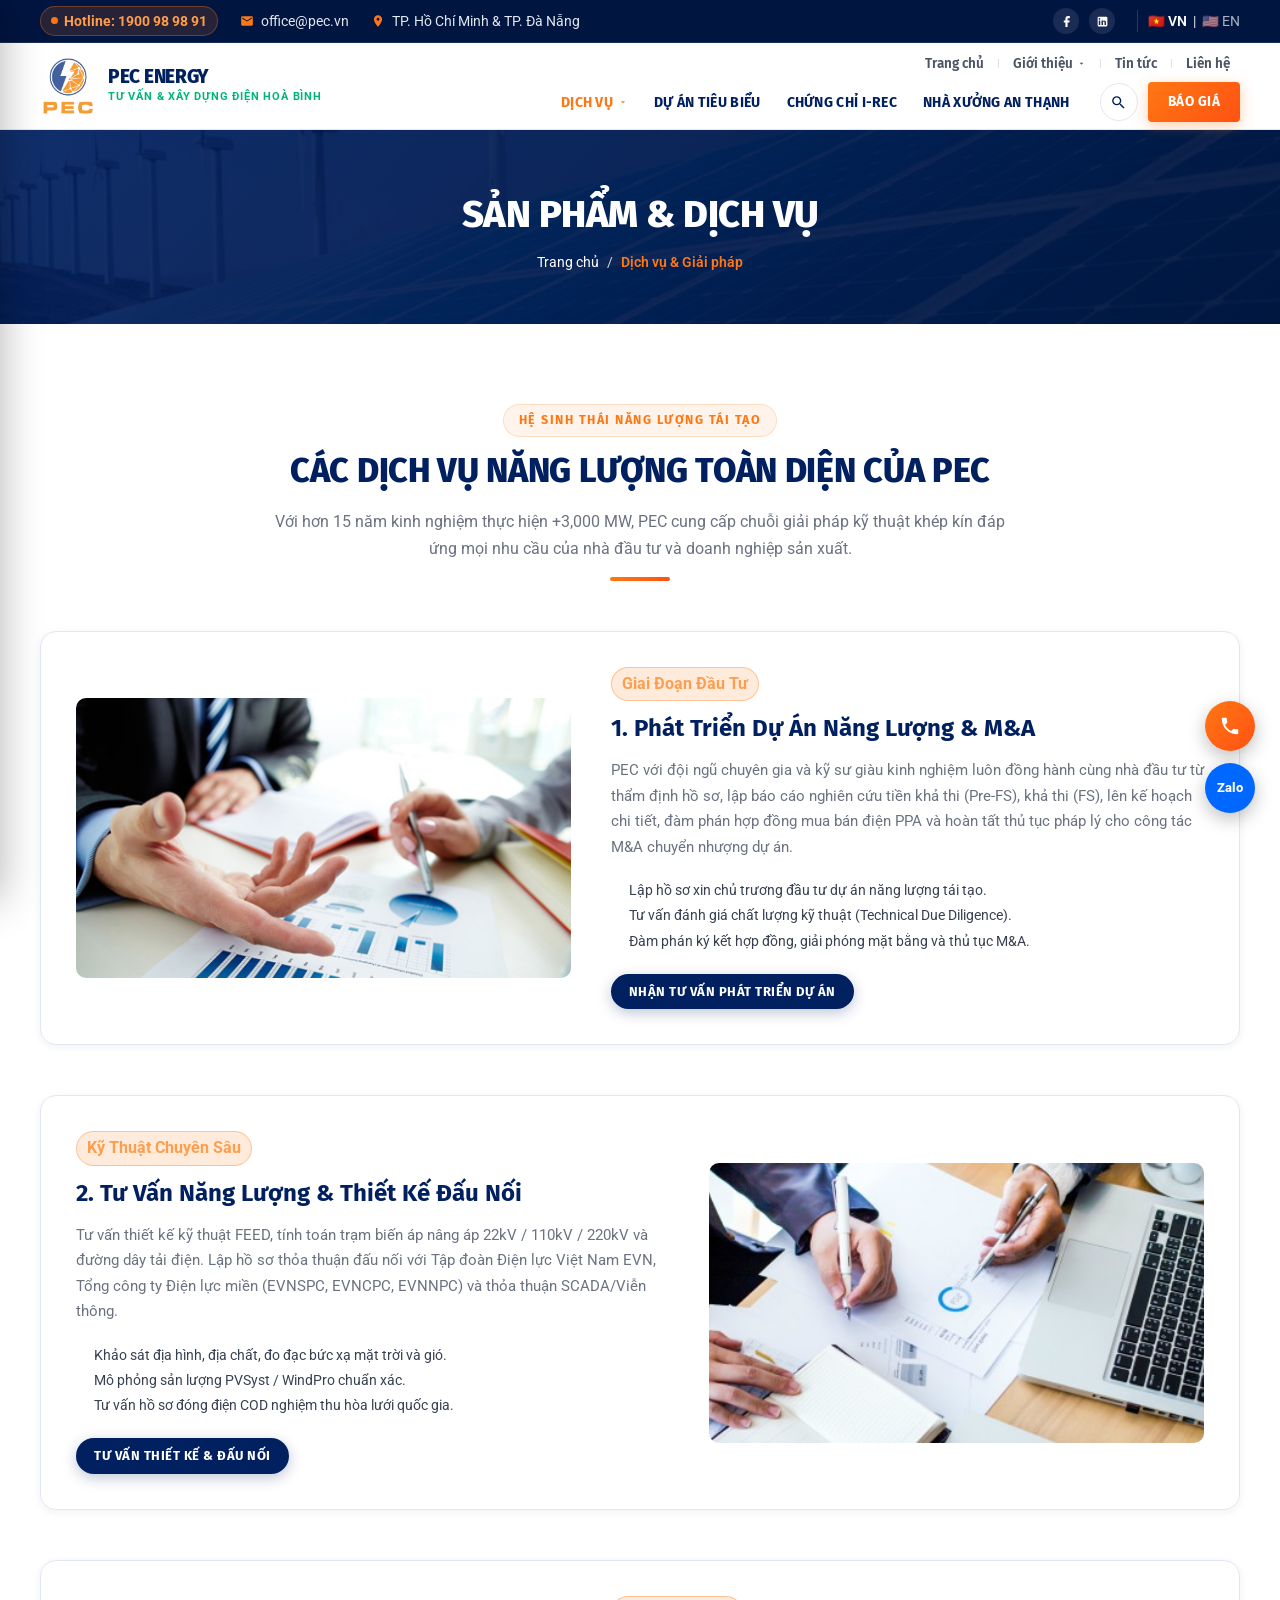
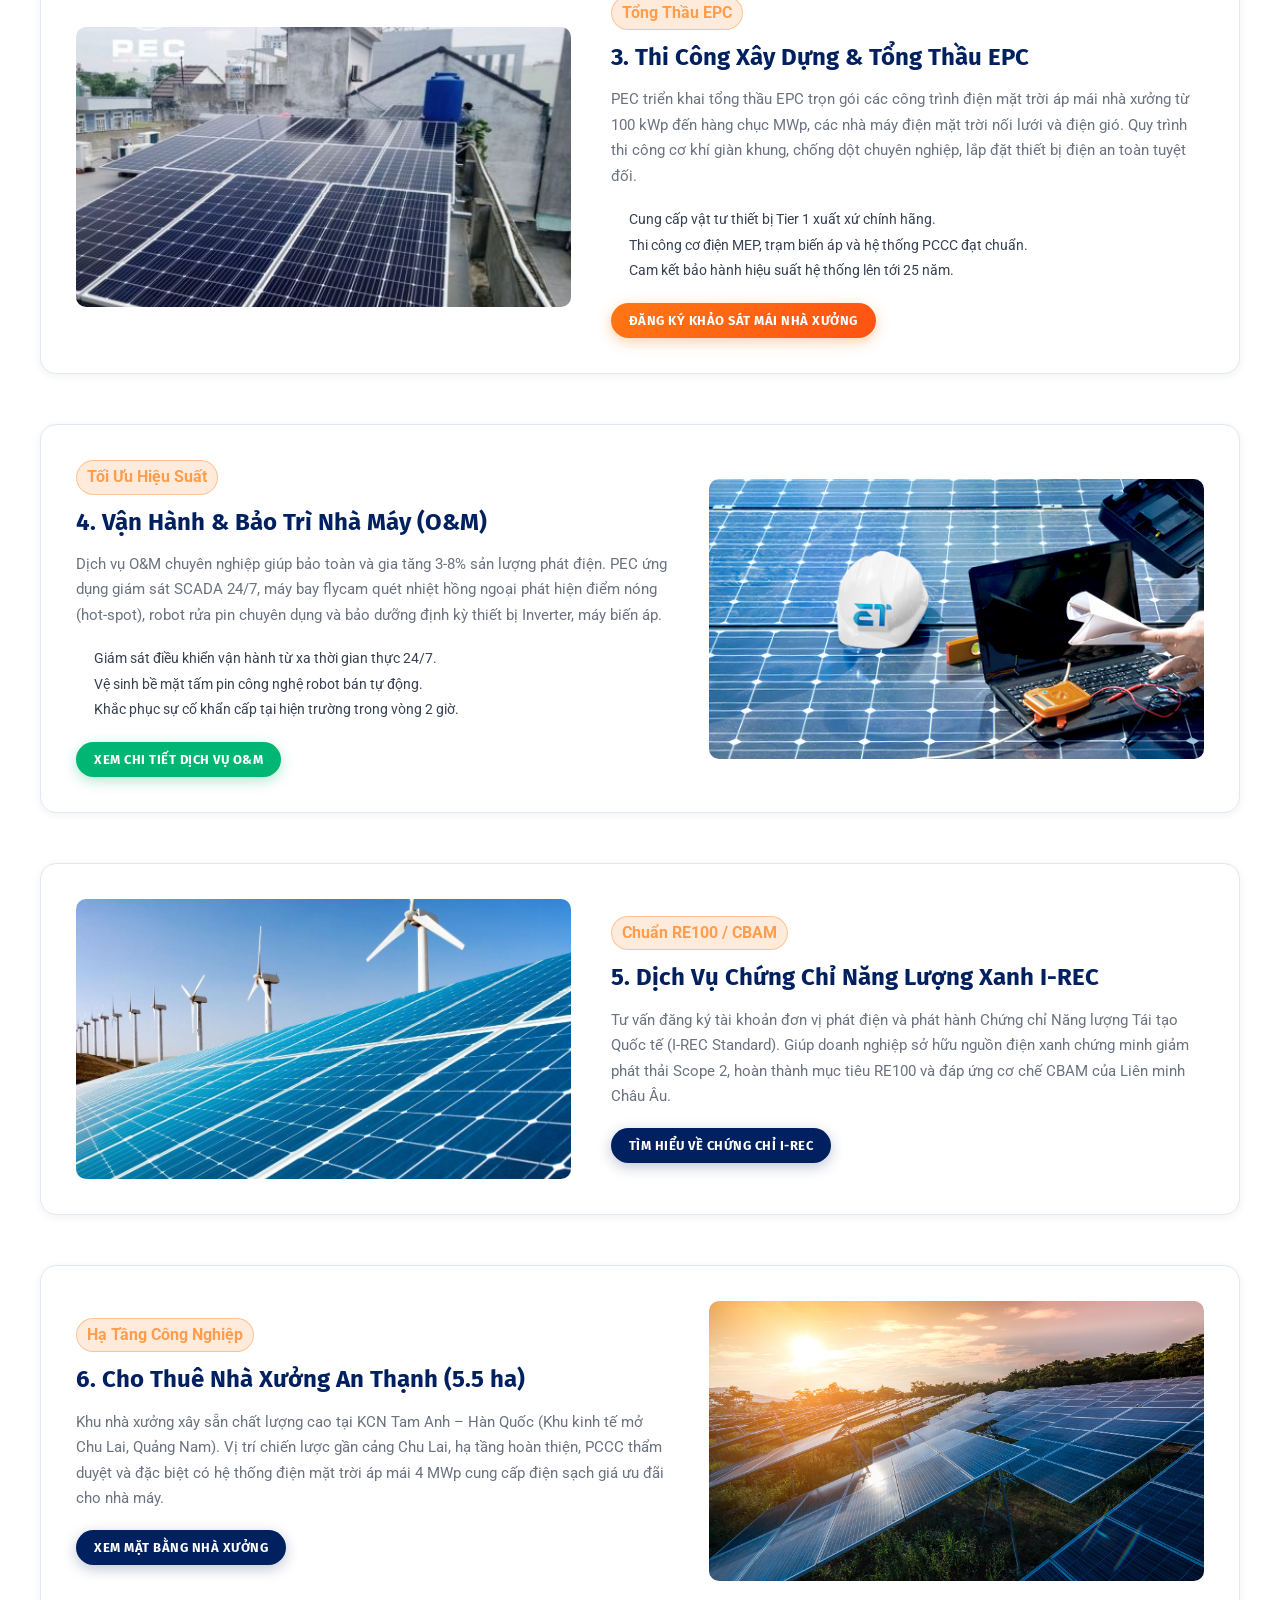
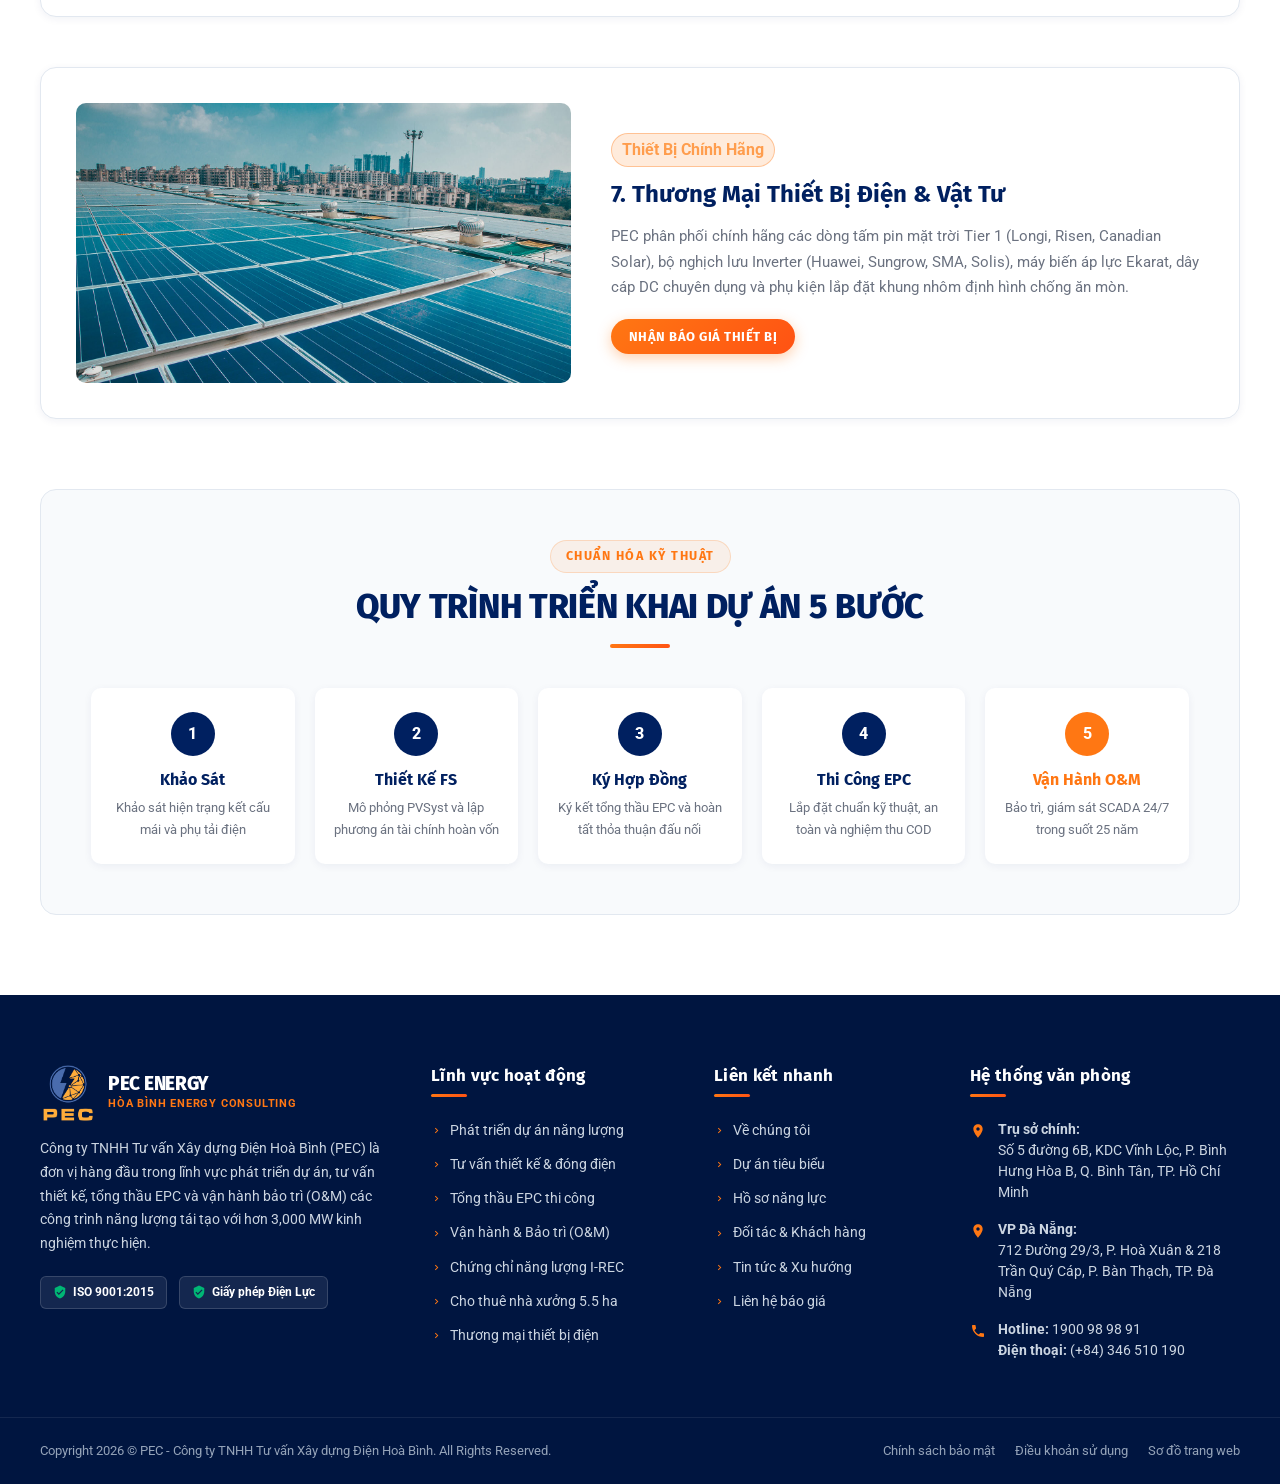
<file: dich-vu.html>
<!DOCTYPE html>
<html lang="vi">
<head>
  <meta charset="UTF-8">
  <meta name="viewport" content="width=device-width, initial-scale=1.0">
  <title>Sản Phẩm & Dịch Vụ Năng Lượng Toàn Diện | PEC Energy Consulting</title>
  <meta name="description" content="Tổng hợp 8 dịch vụ năng lượng cốt lõi của PEC: Phát triển dự án, tư vấn thiết kế, thi công EPC, O&M, chứng chỉ I-REC và cho thuê nhà xưởng.">
  <link rel="icon" href="images/logo.png" type="image/png">
  <link rel="stylesheet" href="css/style.css">
</head>
<body>

<!-- Top Bar -->
<div class="top-bar">
  <div class="container">
    <div class="top-bar-left">
      <div class="top-bar-item">
        <a href="tel:1900989891" class="top-hotline-badge">
          <span class="pulse-dot"></span>
          <span>Hotline: 1900 98 98 91</span>
        </a>
      </div>
      <div class="top-bar-item">
        <svg viewBox="0 0 24 24"><path d="M20 4H4c-1.1 0-1.99.9-1.99 2L2 18c0 1.1.9 2 2 2h16c1.1 0 2-.9 2-2V6c0-1.1-.9-2-2-2zm0 4l-8 5-8-5V6l8 5 8-5v2z"/></svg>
        <a href="mailto:office@pec.vn">office@pec.vn</a>
      </div>
      <div class="top-bar-item hide-on-mobile">
        <svg viewBox="0 0 24 24"><path d="M12 2C8.13 2 5 5.13 5 9c0 5.25 7 13 7 13s7-7.75 7-13c0-3.87-3.13-7-7-7zm0 9.5c-1.38 0-2.5-1.12-2.5-2.5s1.12-2.5 2.5-2.5 2.5 1.12 2.5 2.5-1.12 2.5-2.5 2.5z"/></svg>
        <span>TP. Hồ Chí Minh & TP. Đà Nẵng</span>
      </div>
    </div>
    <div class="top-bar-right">
      <div class="social-links">
        <a href="https://www.facebook.com/HoaBinhEnergyConsultingPEC/" target="_blank" rel="noreferrer" class="social-btn" title="Facebook">
          <svg viewBox="0 0 24 24"><path d="M18 2h-3a5 5 0 0 0-5 5v3H7v4h3v8h4v-8h3l1-4h-4V7a1 1 0 0 1 1-1h3z"/></svg>
        </a>
        <a href="https://www.linkedin.com/company/hoa-binh-energy-consulting/" target="_blank" rel="noreferrer" class="social-btn" title="LinkedIn">
          <svg viewBox="0 0 24 24"><path d="M19 3a2 2 0 0 1 2 2v14a2 2 0 0 1-2 2H5a2 2 0 0 1-2-2V5a2 2 0 0 1 2-2h14m-.5 15.5v-5.3a3.26 3.26 0 0 0-3.26-3.26c-.85 0-1.84.52-2.28 1.3v-1.11h-2.79v8.37h2.79v-4.93c0-.77.62-1.4 1.39-1.4a1.4 1.4 0 0 1 1.4 1.4v4.93h2.75M6.46 8.76a1.64 1.64 0 1 0 0-3.28 1.64 1.64 0 0 0 0 3.28m1.4 9.74v-8.37H5.06v8.37h2.8z"/></svg>
        </a>
      </div>
      <div class="lang-switch">
        <a href="#" class="active" title="Tiếng Việt">🇻🇳 VN</a>
        <span>|</span>
        <a href="#" title="English">🇺🇸 EN</a>
      </div>
    </div>
  </div>
</div>

<!-- Main Sticky Header -->
<header class="main-header">
  <div class="container header-container">
    <a href="index.html" class="site-logo">
      <img src="images/logo.png" alt="PEC Energy Consulting" width="60" height="64">
      <div class="logo-text-group">
        <span class="logo-title">PEC ENERGY</span>
        <span class="logo-subtitle">Tư Vấn & Xây Dựng Điện Hoà Bình</span>
      </div>
    </a>

    <!-- Desktop 2-Tier Navigation -->
    <div class="header-nav-wrapper">
      <!-- Menu 1 (Hàng trên): Trang chủ, Giới thiệu, Tin tức, Liên hệ -->
      <div class="header-top-row">
        <nav class="menu-top" aria-label="Menu phụ">
          <div class="menu-top-item ">
            <a href="index.html" class="menu-top-link">Trang chủ</a>
          </div>
          <span class="menu-top-sep">|</span>
          <div class="menu-top-item has-dropdown ">
            <a href="gioi-thieu.html" class="menu-top-link">
              Giới thiệu
              <svg class="arrow-down" viewBox="0 0 24 24"><path d="M7 10l5 5 5-5z"/></svg>
            </a>
            <div class="dropdown-menu">
              <div class="dropdown-item"><a href="gioi-thieu.html#tong-quan" class="dropdown-link">Tổng quan công ty</a></div>
              <div class="dropdown-item"><a href="gioi-thieu.html#thu-ngo" class="dropdown-link">Thư ngỏ Ban Giám Đốc</a></div>
              <div class="dropdown-item"><a href="chung-chi-nang-luc.html" class="dropdown-link">Chứng chỉ & Hồ sơ năng lực</a></div>
              <div class="dropdown-item"><a href="doi-tac.html" class="dropdown-link">Khách hàng & Đối tác</a></div>
            </div>
          </div>
          <span class="menu-top-sep">|</span>
          <div class="menu-top-item ">
            <a href="tin-tuc.html" class="menu-top-link">Tin tức</a>
          </div>
          <span class="menu-top-sep">|</span>
          <div class="menu-top-item ">
            <a href="lien-he.html" class="menu-top-link">Liên hệ</a>
          </div>
        </nav>
      </div>

      <!-- Menu 2 (Hàng dưới): Các mục còn lại + Search + Báo giá -->
      <div class="header-main-row">
        <nav class="nav-menu" aria-label="Menu chính">
          <div class="nav-item active">
            <a href="dich-vu.html" class="nav-link">
              Dịch vụ
              <svg class="arrow-down" viewBox="0 0 24 24"><path d="M7 10l5 5 5-5z"/></svg>
            </a>
            <div class="dropdown-menu">
              <div class="dropdown-item"><a href="dich-vu.html#phat-trien" class="dropdown-link">Phát triển dự án năng lượng</a></div>
              <div class="dropdown-item"><a href="dich-vu.html#tu-van" class="dropdown-link">Tư vấn kỹ thuật & thiết kế</a></div>
              <div class="dropdown-item"><a href="dich-vu.html#thi-cong" class="dropdown-link">Thi công xây dựng EPC</a></div>
              <div class="dropdown-item"><a href="dich-vu-chi-tiet.html" class="dropdown-link">Vận hành & Bảo trì (O&M)</a></div>
              <div class="dropdown-item"><a href="i-rec.html" class="dropdown-link">Chứng chỉ xanh I-REC</a></div>
              <div class="dropdown-item"><a href="cho-thue-nha-xuong.html" class="dropdown-link">Cho thuê nhà xưởng Tam Anh</a></div>
              <div class="dropdown-item"><a href="dich-vu.html#thuong-mai" class="dropdown-link">Thương mại thiết bị điện</a></div>
            </div>
          </div>

          <div class="nav-item ">
            <a href="du-an.html" class="nav-link">Dự án tiêu biểu</a>
          </div>

          <div class="nav-item ">
            <a href="i-rec.html" class="nav-link">Chứng chỉ I-REC</a>
          </div>

          <div class="nav-item ">
            <a href="cho-thue-nha-xuong.html" class="nav-link">Nhà xưởng An Thạnh</a>
          </div>
        </nav>

        <!-- Header Actions -->
        <div class="header-actions">
          <button class="search-toggle-btn" title="Tìm kiếm" aria-label="Tìm kiếm">
            <svg viewBox="0 0 24 24"><path d="M15.5 14h-.79l-.28-.27A6.471 6.471 0 0 0 16 9.5 6.5 6.5 0 1 0 9.5 16c1.61 0 3.09-.59 4.23-1.57l.27.28v.79l5 4.99L20.49 19l-4.99-5zm-6 0C7.01 14 5 11.99 5 9.5S7.01 5 9.5 5 14 7.01 14 9.5 11.99 14 9.5 14z"/></svg>
          </button>
          <a href="#quote" class="btn btn-accent open-quote-modal header-quote-btn">Báo Giá</a>
        </div>
      </div>
    </div>

    <!-- Mobile Header Actions (Visible only on mobile/tablet) -->
    <div class="mobile-header-actions">
      <button class="search-toggle-btn" title="Tìm kiếm" aria-label="Tìm kiếm">
        <svg viewBox="0 0 24 24"><path d="M15.5 14h-.79l-.28-.27A6.471 6.471 0 0 0 16 9.5 6.5 6.5 0 1 0 9.5 16c1.61 0 3.09-.59 4.23-1.57l.27.28v.79l5 4.99L20.49 19l-4.99-5zm-6 0C7.01 14 5 11.99 5 9.5S7.01 5 9.5 5 14 7.01 14 9.5 11.99 14 9.5 14z"/></svg>
      </button>
      <button class="mobile-toggle-btn" aria-label="Mở menu">
        <span></span><span></span><span></span>
      </button>
    </div>
  </div>
</header>

<!-- Mobile Navigation Drawer -->
<div class="drawer-overlay"></div>
<aside class="mobile-nav-drawer">
  <div class="mobile-drawer-header">
    <a href="index.html" class="site-logo">
      <img src="images/logo.png" alt="PEC Energy" width="46" height="48">
      <span class="logo-title" style="font-size:16px;">PEC ENERGY</span>
    </a>
    <button class="close-drawer-btn" style="background:none;border:none;font-size:26px;cursor:pointer;">&times;</button>
  </div>
  <div class="mobile-drawer-body">
    <ul>
      <li><a href="index.html">Trang chủ</a></li>
      <li><a href="gioi-thieu.html">Giới thiệu công ty</a></li>
      <li><a href="chung-chi-nang-luc.html">Chứng chỉ & Hồ sơ năng lực</a></li>
      <li><a href="doi-tac.html">Khách hàng & Đối tác</a></li>
      <li><a href="dich-vu.html">Sản phẩm & Dịch vụ</a></li>
      <li><a href="dich-vu-chi-tiet.html">Vận hành & Bảo trì (O&M)</a></li>
      <li><a href="du-an.html">Dự án tiêu biểu</a></li>
      <li><a href="i-rec.html">Chứng chỉ I-REC</a></li>
      <li><a href="cho-thue-nha-xuong.html">Cho thuê nhà xưởng</a></li>
      <li><a href="tin-tuc.html">Tin tức & Sự kiện</a></li>
      <li><a href="lien-he.html">Liên hệ tư vấn</a></li>
    </ul>
  </div>
  <div class="mobile-drawer-footer">
    <a href="tel:1900989891" class="btn btn-accent" style="width:100%;margin-bottom:10px;">Hotline: 1900 98 98 91</a>
    <p style="font-size:12.5px;color:var(--vp-text-light);text-align:center;">Email: office@pec.vn</p>
  </div>
</aside>


<!-- Page Header Banner -->
<section class="page-header">
  <div class="container">
    <h1 class="page-title">SẢN PHẨM & DỊCH VỤ</h1>
    <div class="breadcrumbs">
      <a href="index.html">Trang chủ</a>
      <span>/</span>
      <span class="current">Dịch vụ & Giải pháp</span>
    </div>
  </div>
</section>

<!-- Overview Services Section -->
<section class="section">
  <div class="container">
    <div class="section-header">
      <span class="section-subtitle-badge">Hệ Sinh Thái Năng Lượng Tái Tạo</span>
      <h2 class="section-title">CÁC DỊCH VỤ NĂNG LƯỢNG TOÀN DIỆN CỦA PEC</h2>
      <p class="section-desc">Với hơn 15 năm kinh nghiệm thực hiện +3,000 MW, PEC cung cấp chuỗi giải pháp kỹ thuật khép kín đáp ứng mọi nhu cầu của nhà đầu tư và doanh nghiệp sản xuất.</p>
      <div class="section-title-line"></div>
    </div>

    <!-- 8 Services Detailed List -->
    <div style="display:flex;flex-direction:column;gap:50px;">
      
      <!-- Service 1: Phat trien du an -->
      <div id="phat-trien" style="background:#ffffff;border:1px solid var(--vp-border);border-radius:var(--vp-radius-lg);padding:35px;box-shadow:var(--vp-shadow-sm);display:grid;grid-template-columns:1fr 1.2fr;gap:40px;align-items:center;">
        <div style="border-radius:var(--vp-radius);overflow:hidden;height:280px;">
          <img src="images/service-investment.jpg" alt="Phát triển dự án năng lượng" style="width:100%;height:100%;object-fit:cover;">
        </div>
        <div>
          <span class="top-hotline-badge" style="margin-bottom:12px;">Giai Đoạn Đầu Tư</span>
          <h3 style="font-size:24px;color:var(--vp-primary);margin-bottom:14px;">1. Phát Triển Dự Án Năng Lượng & M&A</h3>
          <p style="font-size:15px;color:var(--vp-text-light);line-height:1.7;margin-bottom:18px;">
            PEC với đội ngũ chuyên gia và kỹ sư giàu kinh nghiệm luôn đồng hành cùng nhà đầu tư từ thẩm định hồ sơ, lập báo cáo nghiên cứu tiền khả thi (Pre-FS), khả thi (FS), lên kế hoạch chi tiết, đàm phán hợp đồng mua bán điện PPA và hoàn tất thủ tục pháp lý cho công tác M&A chuyển nhượng dự án.
          </p>
          <ul style="font-size:14px;color:var(--vp-text);line-height:1.8;margin-bottom:20px;padding-left:18px;">
            <li>Lập hồ sơ xin chủ trương đầu tư dự án năng lượng tái tạo.</li>
            <li>Tư vấn đánh giá chất lượng kỹ thuật (Technical Due Diligence).</li>
            <li>Đàm phán ký kết hợp đồng, giải phóng mặt bằng và thủ tục M&A.</li>
          </ul>
          <a href="#quote" class="btn btn-primary btn-sm open-quote-modal">Nhận Tư Vấn Phát Triển Dự Án</a>
        </div>
      </div>

      <!-- Service 2: Tu van nang luong -->
      <div id="tu-van" style="background:#ffffff;border:1px solid var(--vp-border);border-radius:var(--vp-radius-lg);padding:35px;box-shadow:var(--vp-shadow-sm);display:grid;grid-template-columns:1.2fr 1fr;gap:40px;align-items:center;">
        <div>
          <span class="top-hotline-badge" style="margin-bottom:12px;">Kỹ Thuật Chuyên Sâu</span>
          <h3 style="font-size:24px;color:var(--vp-primary);margin-bottom:14px;">2. Tư Vấn Năng Lượng & Thiết Kế Đấu Nối</h3>
          <p style="font-size:15px;color:var(--vp-text-light);line-height:1.7;margin-bottom:18px;">
            Tư vấn thiết kế kỹ thuật FEED, tính toán trạm biến áp nâng áp 22kV / 110kV / 220kV và đường dây tải điện. Lập hồ sơ thỏa thuận đấu nối với Tập đoàn Điện lực Việt Nam EVN, Tổng công ty Điện lực miền (EVNSPC, EVNCPC, EVNNPC) và thỏa thuận SCADA/Viễn thông.
          </p>
          <ul style="font-size:14px;color:var(--vp-text);line-height:1.8;margin-bottom:20px;padding-left:18px;">
            <li>Khảo sát địa hình, địa chất, đo đạc bức xạ mặt trời và gió.</li>
            <li>Mô phỏng sản lượng PVSyst / WindPro chuẩn xác.</li>
            <li>Tư vấn hồ sơ đóng điện COD nghiệm thu hòa lưới quốc gia.</li>
          </ul>
          <a href="#quote" class="btn btn-primary btn-sm open-quote-modal">Tư Vấn Thiết Kế & Đấu Nối</a>
        </div>
        <div style="border-radius:var(--vp-radius);overflow:hidden;height:280px;">
          <img src="images/service-consulting.jpg" alt="Tư vấn thiết kế kỹ thuật" style="width:100%;height:100%;object-fit:cover;">
        </div>
      </div>

      <!-- Service 3: Thi cong xay dung EPC -->
      <div id="thi-cong" style="background:#ffffff;border:1px solid var(--vp-border);border-radius:var(--vp-radius-lg);padding:35px;box-shadow:var(--vp-shadow-sm);display:grid;grid-template-columns:1fr 1.2fr;gap:40px;align-items:center;">
        <div style="border-radius:var(--vp-radius);overflow:hidden;height:280px;">
          <img src="images/proj-apmai-longan.jpg" alt="Tổng thầu EPC thi công" style="width:100%;height:100%;object-fit:cover;">
        </div>
        <div>
          <span class="top-hotline-badge" style="margin-bottom:12px;">Tổng Thầu EPC</span>
          <h3 style="font-size:24px;color:var(--vp-primary);margin-bottom:14px;">3. Thi Công Xây Dựng & Tổng Thầu EPC</h3>
          <p style="font-size:15px;color:var(--vp-text-light);line-height:1.7;margin-bottom:18px;">
            PEC triển khai tổng thầu EPC trọn gói các công trình điện mặt trời áp mái nhà xưởng từ 100 kWp đến hàng chục MWp, các nhà máy điện mặt trời nối lưới và điện gió. Quy trình thi công cơ khí giàn khung, chống dột chuyên nghiệp, lắp đặt thiết bị điện an toàn tuyệt đối.
          </p>
          <ul style="font-size:14px;color:var(--vp-text);line-height:1.8;margin-bottom:20px;padding-left:18px;">
            <li>Cung cấp vật tư thiết bị Tier 1 xuất xứ chính hãng.</li>
            <li>Thi công cơ điện MEP, trạm biến áp và hệ thống PCCC đạt chuẩn.</li>
            <li>Cam kết bảo hành hiệu suất hệ thống lên tới 25 năm.</li>
          </ul>
          <a href="#quote" class="btn btn-accent btn-sm open-quote-modal">Đăng Ký Khảo Sát Mái Nhà Xưởng</a>
        </div>
      </div>

      <!-- Service 4: Van hanh bao tri O&M -->
      <div id="van-hanh" style="background:#ffffff;border:1px solid var(--vp-border);border-radius:var(--vp-radius-lg);padding:35px;box-shadow:var(--vp-shadow-sm);display:grid;grid-template-columns:1.2fr 1fr;gap:40px;align-items:center;">
        <div>
          <span class="top-hotline-badge" style="margin-bottom:12px;">Tối Ưu Hiệu Suất</span>
          <h3 style="font-size:24px;color:var(--vp-primary);margin-bottom:14px;">4. Vận Hành & Bảo Trì Nhà Máy (O&M)</h3>
          <p style="font-size:15px;color:var(--vp-text-light);line-height:1.7;margin-bottom:18px;">
            Dịch vụ O&M chuyên nghiệp giúp bảo toàn và gia tăng 3-8% sản lượng phát điện. PEC ứng dụng giám sát SCADA 24/7, máy bay flycam quét nhiệt hồng ngoại phát hiện điểm nóng (hot-spot), robot rửa pin chuyên dụng và bảo dưỡng định kỳ thiết bị Inverter, máy biến áp.
          </p>
          <ul style="font-size:14px;color:var(--vp-text);line-height:1.8;margin-bottom:20px;padding-left:18px;">
            <li>Giám sát điều khiển vận hành từ xa thời gian thực 24/7.</li>
            <li>Vệ sinh bề mặt tấm pin công nghệ robot bán tự động.</li>
            <li>Khắc phục sự cố khẩn cấp tại hiện trường trong vòng 2 giờ.</li>
          </ul>
          <a href="dich-vu-chi-tiet.html" class="btn btn-green btn-sm">Xem Chi Tiết Dịch Vụ O&M</a>
        </div>
        <div style="border-radius:var(--vp-radius);overflow:hidden;height:280px;">
          <img src="images/proj-om.jpg" alt="Vận hành bảo trì O&M" style="width:100%;height:100%;object-fit:cover;">
        </div>
      </div>

      <!-- Service 5: I-REC Certificate -->
      <div id="irec" style="background:#ffffff;border:1px solid var(--vp-border);border-radius:var(--vp-radius-lg);padding:35px;box-shadow:var(--vp-shadow-sm);display:grid;grid-template-columns:1fr 1.2fr;gap:40px;align-items:center;">
        <div style="border-radius:var(--vp-radius);overflow:hidden;height:280px;">
          <img src="images/project-banner.jpg" alt="Chứng chỉ xanh I-REC" style="width:100%;height:100%;object-fit:cover;">
        </div>
        <div>
          <span class="top-hotline-badge" style="margin-bottom:12px;">Chuẩn RE100 / CBAM</span>
          <h3 style="font-size:24px;color:var(--vp-primary);margin-bottom:14px;">5. Dịch Vụ Chứng Chỉ Năng Lượng Xanh I-REC</h3>
          <p style="font-size:15px;color:var(--vp-text-light);line-height:1.7;margin-bottom:18px;">
            Tư vấn đăng ký tài khoản đơn vị phát điện và phát hành Chứng chỉ Năng lượng Tái tạo Quốc tế (I-REC Standard). Giúp doanh nghiệp sở hữu nguồn điện xanh chứng minh giảm phát thải Scope 2, hoàn thành mục tiêu RE100 và đáp ứng cơ chế CBAM của Liên minh Châu Âu.
          </p>
          <a href="i-rec.html" class="btn btn-primary btn-sm">Tìm Hiểu Về Chứng Chỉ I-REC</a>
        </div>
      </div>

      <!-- Service 6: Cho thue nha xuong -->
      <div id="nha-xuong" style="background:#ffffff;border:1px solid var(--vp-border);border-radius:var(--vp-radius-lg);padding:35px;box-shadow:var(--vp-shadow-sm);display:grid;grid-template-columns:1.2fr 1fr;gap:40px;align-items:center;">
        <div>
          <span class="top-hotline-badge" style="margin-bottom:12px;">Hạ Tầng Công Nghiệp</span>
          <h3 style="font-size:24px;color:var(--vp-primary);margin-bottom:14px;">6. Cho Thuê Nhà Xưởng An Thạnh (5.5 ha)</h3>
          <p style="font-size:15px;color:var(--vp-text-light);line-height:1.7;margin-bottom:18px;">
            Khu nhà xưởng xây sẵn chất lượng cao tại KCN Tam Anh – Hàn Quốc (Khu kinh tế mở Chu Lai, Quảng Nam). Vị trí chiến lược gần cảng Chu Lai, hạ tầng hoàn thiện, PCCC thẩm duyệt và đặc biệt có hệ thống điện mặt trời áp mái 4 MWp cung cấp điện sạch giá ưu đãi cho nhà máy.
          </p>
          <a href="cho-thue-nha-xuong.html" class="btn btn-primary btn-sm">Xem Mặt Bằng Nhà Xưởng</a>
        </div>
        <div style="border-radius:var(--vp-radius);overflow:hidden;height:280px;">
          <img src="images/hero-bg2.jpg" alt="Khu nhà xưởng An Thạnh" style="width:100%;height:100%;object-fit:cover;">
        </div>
      </div>

      <!-- Service 7: Thuong mai thiet bi -->
      <div id="thuong-mai" style="background:#ffffff;border:1px solid var(--vp-border);border-radius:var(--vp-radius-lg);padding:35px;box-shadow:var(--vp-shadow-sm);display:grid;grid-template-columns:1fr 1.2fr;gap:40px;align-items:center;">
        <div style="border-radius:var(--vp-radius);overflow:hidden;height:280px;">
          <img src="images/hero-bg1.jpg" alt="Thương mại thiết bị điện" style="width:100%;height:100%;object-fit:cover;">
        </div>
        <div>
          <span class="top-hotline-badge" style="margin-bottom:12px;">Thiết Bị Chính Hãng</span>
          <h3 style="font-size:24px;color:var(--vp-primary);margin-bottom:14px;">7. Thương Mại Thiết Bị Điện & Vật Tư</h3>
          <p style="font-size:15px;color:var(--vp-text-light);line-height:1.7;margin-bottom:18px;">
            PEC phân phối chính hãng các dòng tấm pin mặt trời Tier 1 (Longi, Risen, Canadian Solar), bộ nghịch lưu Inverter (Huawei, Sungrow, SMA, Solis), máy biến áp lực Ekarat, dây cáp DC chuyên dụng và phụ kiện lắp đặt khung nhôm định hình chống ăn mòn.
          </p>
          <a href="#quote" class="btn btn-accent btn-sm open-quote-modal">Nhận Báo Giá Thiết Bị</a>
        </div>
      </div>

    </div>

    <!-- 5-Step Process (Vu Phong Style) -->
    <div style="margin-top:70px;background:var(--vp-bg-light);padding:50px;border-radius:var(--vp-radius-lg);border:1px solid var(--vp-border);">
      <div class="section-header" style="margin-bottom:40px;">
        <span class="section-subtitle-badge">Chuẩn Hóa Kỹ Thuật</span>
        <h2 class="section-title">QUY TRÌNH TRIỂN KHAI DỰ ÁN 5 BƯỚC</h2>
        <div class="section-title-line"></div>
      </div>

      <div style="display:grid;grid-template-columns:repeat(5, 1fr);gap:20px;text-align:center;">
        <div style="background:#ffffff;padding:24px 16px;border-radius:var(--vp-radius);box-shadow:var(--vp-shadow-sm);">
          <div style="width:44px;height:44px;background:var(--vp-primary);color:#ffffff;border-radius:50%;display:flex;align-items:center;justify-content:center;margin:0 auto 14px;font-weight:800;">1</div>
          <h4 style="font-size:16px;color:var(--vp-primary);margin-bottom:6px;">Khảo Sát</h4>
          <p style="font-size:13px;color:var(--vp-text-light);margin:0;">Khảo sát hiện trạng kết cấu mái và phụ tải điện</p>
        </div>

        <div style="background:#ffffff;padding:24px 16px;border-radius:var(--vp-radius);box-shadow:var(--vp-shadow-sm);">
          <div style="width:44px;height:44px;background:var(--vp-primary);color:#ffffff;border-radius:50%;display:flex;align-items:center;justify-content:center;margin:0 auto 14px;font-weight:800;">2</div>
          <h4 style="font-size:16px;color:var(--vp-primary);margin-bottom:6px;">Thiết Kế FS</h4>
          <p style="font-size:13px;color:var(--vp-text-light);margin:0;">Mô phỏng PVSyst và lập phương án tài chính hoàn vốn</p>
        </div>

        <div style="background:#ffffff;padding:24px 16px;border-radius:var(--vp-radius);box-shadow:var(--vp-shadow-sm);">
          <div style="width:44px;height:44px;background:var(--vp-primary);color:#ffffff;border-radius:50%;display:flex;align-items:center;justify-content:center;margin:0 auto 14px;font-weight:800;">3</div>
          <h4 style="font-size:16px;color:var(--vp-primary);margin-bottom:6px;">Ký Hợp Đồng</h4>
          <p style="font-size:13px;color:var(--vp-text-light);margin:0;">Ký kết tổng thầu EPC và hoàn tất thỏa thuận đấu nối</p>
        </div>

        <div style="background:#ffffff;padding:24px 16px;border-radius:var(--vp-radius);box-shadow:var(--vp-shadow-sm);">
          <div style="width:44px;height:44px;background:var(--vp-primary);color:#ffffff;border-radius:50%;display:flex;align-items:center;justify-content:center;margin:0 auto 14px;font-weight:800;">4</div>
          <h4 style="font-size:16px;color:var(--vp-primary);margin-bottom:6px;">Thi Công EPC</h4>
          <p style="font-size:13px;color:var(--vp-text-light);margin:0;">Lắp đặt chuẩn kỹ thuật, an toàn và nghiệm thu COD</p>
        </div>

        <div style="background:#ffffff;padding:24px 16px;border-radius:var(--vp-radius);box-shadow:var(--vp-shadow-sm);">
          <div style="width:44px;height:44px;background:var(--vp-accent);color:#ffffff;border-radius:50%;display:flex;align-items:center;justify-content:center;margin:0 auto 14px;font-weight:800;">5</div>
          <h4 style="font-size:16px;color:var(--vp-accent);margin-bottom:6px;">Vận Hành O&M</h4>
          <p style="font-size:13px;color:var(--vp-text-light);margin:0;">Bảo trì, giám sát SCADA 24/7 trong suốt 25 năm</p>
        </div>
      </div>
    </div>
  </div>
</section>


<!-- Footer Section (Vu Phong Corporate Energy style) -->
<footer class="site-footer">
  <div class="footer-top">
    <div class="container footer-grid">
      <!-- Col 1: About PEC -->
      <div class="footer-col footer-about">
        <a href="index.html" class="site-logo" style="margin-bottom:16px;display:inline-flex;">
          <img src="images/logo.png" alt="PEC Energy Consulting" width="55" height="60" style="filter:brightness(1.1);">
          <div class="logo-text-group">
            <span class="logo-title" style="color:#ffffff;">PEC ENERGY</span>
            <span class="logo-subtitle" style="color:var(--vp-accent);">Hòa Bình Energy Consulting</span>
          </div>
        </a>
        <p>Công ty TNHH Tư vấn Xây dựng Điện Hoà Bình (PEC) là đơn vị hàng đầu trong lĩnh vực phát triển dự án, tư vấn thiết kế, tổng thầu EPC và vận hành bảo trì (O&M) các công trình năng lượng tái tạo với hơn 3,000 MW kinh nghiệm thực hiện.</p>
        <div class="cert-badges">
          <div class="cert-badge-item">
            <svg viewBox="0 0 24 24"><path d="M12 1L3 5v6c0 5.55 3.84 10.74 9 12 5.16-1.26 9-6.45 9-12V5l-9-4zm-2 16l-4-4 1.41-1.41L10 14.17l6.59-6.59L18 9l-8 8z"/></svg>
            <span>ISO 9001:2015</span>
          </div>
          <div class="cert-badge-item">
            <svg viewBox="0 0 24 24"><path d="M12 1L3 5v6c0 5.55 3.84 10.74 9 12 5.16-1.26 9-6.45 9-12V5l-9-4zm-2 16l-4-4 1.41-1.41L10 14.17l6.59-6.59L18 9l-8 8z"/></svg>
            <span>Giấy phép Điện Lực</span>
          </div>
        </div>
      </div>

      <!-- Col 2: Services -->
      <div class="footer-col">
        <h4 class="footer-heading">Lĩnh vực hoạt động</h4>
        <ul class="footer-links">
          <li><a href="dich-vu.html#phat-trien"><svg viewBox="0 0 24 24"><path d="M8.59 16.59L13.17 12 8.59 7.41 10 6l6 6-6 6-1.41-1.41z"/></svg>Phát triển dự án năng lượng</a></li>
          <li><a href="dich-vu.html#tu-van"><svg viewBox="0 0 24 24"><path d="M8.59 16.59L13.17 12 8.59 7.41 10 6l6 6-6 6-1.41-1.41z"/></svg>Tư vấn thiết kế & đóng điện</a></li>
          <li><a href="dich-vu.html#thi-cong"><svg viewBox="0 0 24 24"><path d="M8.59 16.59L13.17 12 8.59 7.41 10 6l6 6-6 6-1.41-1.41z"/></svg>Tổng thầu EPC thi công</a></li>
          <li><a href="dich-vu-chi-tiet.html"><svg viewBox="0 0 24 24"><path d="M8.59 16.59L13.17 12 8.59 7.41 10 6l6 6-6 6-1.41-1.41z"/></svg>Vận hành & Bảo trì (O&M)</a></li>
          <li><a href="i-rec.html"><svg viewBox="0 0 24 24"><path d="M8.59 16.59L13.17 12 8.59 7.41 10 6l6 6-6 6-1.41-1.41z"/></svg>Chứng chỉ năng lượng I-REC</a></li>
          <li><a href="cho-thue-nha-xuong.html"><svg viewBox="0 0 24 24"><path d="M8.59 16.59L13.17 12 8.59 7.41 10 6l6 6-6 6-1.41-1.41z"/></svg>Cho thuê nhà xưởng 5.5 ha</a></li>
          <li><a href="dich-vu.html#thuong-mai"><svg viewBox="0 0 24 24"><path d="M8.59 16.59L13.17 12 8.59 7.41 10 6l6 6-6 6-1.41-1.41z"/></svg>Thương mại thiết bị điện</a></li>
        </ul>
      </div>

      <!-- Col 3: Quick Links -->
      <div class="footer-col">
        <h4 class="footer-heading">Liên kết nhanh</h4>
        <ul class="footer-links">
          <li><a href="gioi-thieu.html"><svg viewBox="0 0 24 24"><path d="M8.59 16.59L13.17 12 8.59 7.41 10 6l6 6-6 6-1.41-1.41z"/></svg>Về chúng tôi</a></li>
          <li><a href="du-an.html"><svg viewBox="0 0 24 24"><path d="M8.59 16.59L13.17 12 8.59 7.41 10 6l6 6-6 6-1.41-1.41z"/></svg>Dự án tiêu biểu</a></li>
          <li><a href="chung-chi-nang-luc.html"><svg viewBox="0 0 24 24"><path d="M8.59 16.59L13.17 12 8.59 7.41 10 6l6 6-6 6-1.41-1.41z"/></svg>Hồ sơ năng lực</a></li>
          <li><a href="doi-tac.html"><svg viewBox="0 0 24 24"><path d="M8.59 16.59L13.17 12 8.59 7.41 10 6l6 6-6 6-1.41-1.41z"/></svg>Đối tác & Khách hàng</a></li>
          <li><a href="tin-tuc.html"><svg viewBox="0 0 24 24"><path d="M8.59 16.59L13.17 12 8.59 7.41 10 6l6 6-6 6-1.41-1.41z"/></svg>Tin tức & Xu hướng</a></li>
          <li><a href="lien-he.html"><svg viewBox="0 0 24 24"><path d="M8.59 16.59L13.17 12 8.59 7.41 10 6l6 6-6 6-1.41-1.41z"/></svg>Liên hệ báo giá</a></li>
        </ul>
      </div>

      <!-- Col 4: Contact & Office Info -->
      <div class="footer-col footer-newsletter">
        <h4 class="footer-heading">Hệ thống văn phòng</h4>
        <div class="footer-contact-item">
          <svg viewBox="0 0 24 24"><path d="M12 2C8.13 2 5 5.13 5 9c0 5.25 7 13 7 13s7-7.75 7-13c0-3.87-3.13-7-7-7zm0 9.5c-1.38 0-2.5-1.12-2.5-2.5s1.12-2.5 2.5-2.5 2.5 1.12 2.5 2.5-1.12 2.5-2.5 2.5z"/></svg>
          <div>
            <strong>Trụ sở chính:</strong><br>
            Số 5 đường 6B, KDC Vĩnh Lộc, P. Bình Hưng Hòa B, Q. Bình Tân, TP. Hồ Chí Minh
          </div>
        </div>
        <div class="footer-contact-item">
          <svg viewBox="0 0 24 24"><path d="M12 2C8.13 2 5 5.13 5 9c0 5.25 7 13 7 13s7-7.75 7-13c0-3.87-3.13-7-7-7zm0 9.5c-1.38 0-2.5-1.12-2.5-2.5s1.12-2.5 2.5-2.5 2.5 1.12 2.5 2.5-1.12 2.5-2.5 2.5z"/></svg>
          <div>
            <strong>VP Đà Nẵng:</strong><br>
            712 Đường 29/3, P. Hoà Xuân & 218 Trần Quý Cáp, P. Bàn Thạch, TP. Đà Nẵng
          </div>
        </div>
        <div class="footer-contact-item">
          <svg viewBox="0 0 24 24"><path d="M6.62 10.79c1.44 2.83 3.76 5.14 6.59 6.59l2.2-2.2c.27-.27.67-.36 1.02-.24 1.12.37 2.33.57 3.57.57.55 0 1 .45 1 1V20c0 .55-.45 1-1 1-9.39 0-17-7.61-17-17 0-.55.45-1 1-1h3.5c.55 0 1 .45 1 1 0 1.25.2 2.45.57 3.57.11.35.03.74-.25 1.02l-2.2 2.2z"/></svg>
          <div>
            <strong>Hotline:</strong> 1900 98 98 91<br>
            <strong>Điện thoại:</strong> (+84) 346 510 190
          </div>
        </div>
      </div>
    </div>
  </div>

  <div class="footer-bottom">
    <div class="container">
      <p>Copyright 2026 © PEC - Công ty TNHH Tư vấn Xây dựng Điện Hoà Bình. All Rights Reserved.</p>
      <div class="footer-bottom-links">
        <a href="gioi-thieu.html">Chính sách bảo mật</a>
        <a href="gioi-thieu.html">Điều khoản sử dụng</a>
        <a href="lien-he.html">Sơ đồ trang web</a>
      </div>
    </div>
  </div>
</footer>

<!-- Floating Contact Action Widgets -->
<div class="floating-widgets">
  <a href="tel:1900989891" class="floating-btn floating-phone" title="Gọi ngay Hotline 1900 98 98 91">
    <svg viewBox="0 0 24 24"><path d="M6.62 10.79c1.44 2.83 3.76 5.14 6.59 6.59l2.2-2.2c.27-.27.67-.36 1.02-.24 1.12.37 2.33.57 3.57.57.55 0 1 .45 1 1V20c0 .55-.45 1-1 1-9.39 0-17-7.61-17-17 0-.55.45-1 1-1h3.5c.55 0 1 .45 1 1 0 1.25.2 2.45.57 3.57.11.35.03.74-.25 1.02l-2.2 2.2z"/></svg>
  </a>
  <a href="https://zalo.me/0346510190" target="_blank" rel="noreferrer" class="floating-btn floating-zalo" title="Chat Zalo hỗ trợ">
    Zalo
  </a>
  <button class="floating-btn back-to-top" title="Lên đầu trang" aria-label="Lên đầu trang">
    <svg viewBox="0 0 24 24"><path d="M7.41 15.41L12 10.83l4.59 4.58L18 14l-6-6-6 6z"/></svg>
  </button>
</div>

<!-- Modal Quick Quote -->
<div class="modal-overlay" id="quoteModal">
  <div class="modal-container">
    <button class="modal-close-btn">&times;</button>
    <h3 style="font-size:22px;color:var(--vp-primary);margin-bottom:6px;">Yêu Cầu Báo Giá & Tư Vấn</h3>
    <p style="font-size:13.5px;color:var(--vp-text-light);margin-bottom:20px;">Vui lòng để lại thông tin, kỹ sư trưởng PEC sẽ phản hồi phương án & dự toán trong 30 phút.</p>
    
    <form class="quote-form-element">
      <div class="form-row">
        <div class="form-group">
          <label class="form-label">Họ và tên *</label>
          <input type="text" class="form-control" placeholder="Nguyễn Văn A" required>
        </div>
        <div class="form-group">
          <label class="form-label">Số điện thoại *</label>
          <input type="tel" class="form-control" placeholder="0909 xxx xxx" required>
        </div>
      </div>
      <div class="form-group">
        <label class="form-label">Email liên hệ</label>
        <input type="email" class="form-control" placeholder="email@doanhnghiep.com">
      </div>
      <div class="form-group">
        <label class="form-label">Dịch vụ quan tâm</label>
        <select class="form-control">
          <option>Lắp đặt Điện mặt trời áp mái doanh nghiệp</option>
          <option>Tư vấn thiết kế & đóng điện công trình</option>
          <option>Dịch vụ Vận hành & Bảo trì (O&M)</option>
          <option>Đăng ký Chứng chỉ I-REC (Net-Zero)</option>
          <option>Thuê nhà xưởng KCN Tam Anh</option>
          <option>Thương mại thiết bị (Pin, Inverter)</option>
        </select>
      </div>
      <div class="form-group">
        <label class="form-label">Địa điểm & Công suất dự kiến (hoặc ghi chú)</label>
        <textarea class="form-control" rows="3" placeholder="Ví dụ: Mái nhà xưởng 5000m2 tại Bình Dương, công suất ~1 MWp..."></textarea>
      </div>
      <button type="submit" class="btn btn-accent btn-lg" style="width:100%;">GỬI YÊU CẦU NGAY</button>
    </form>
  </div>
</div>

<!-- Modal Search -->
<div class="modal-overlay" id="searchModal">
  <div class="modal-container" style="max-width:500px;">
    <button class="modal-close-btn">&times;</button>
    <h3 style="font-size:20px;color:var(--vp-primary);margin-bottom:15px;">Tìm Kiếm Trên PEC</h3>
    <form action="du-an.html" method="GET">
      <div style="display:flex;gap:10px;">
        <input type="search" name="q" class="form-control" placeholder="Nhập từ khóa tìm kiếm (dự án, dịch vụ, tin tức)..." required>
        <button type="submit" class="btn btn-primary">Tìm</button>
      </div>
    </form>
  </div>
</div>

<script src="js/main.js"></script>


</body>
</html>
</file>
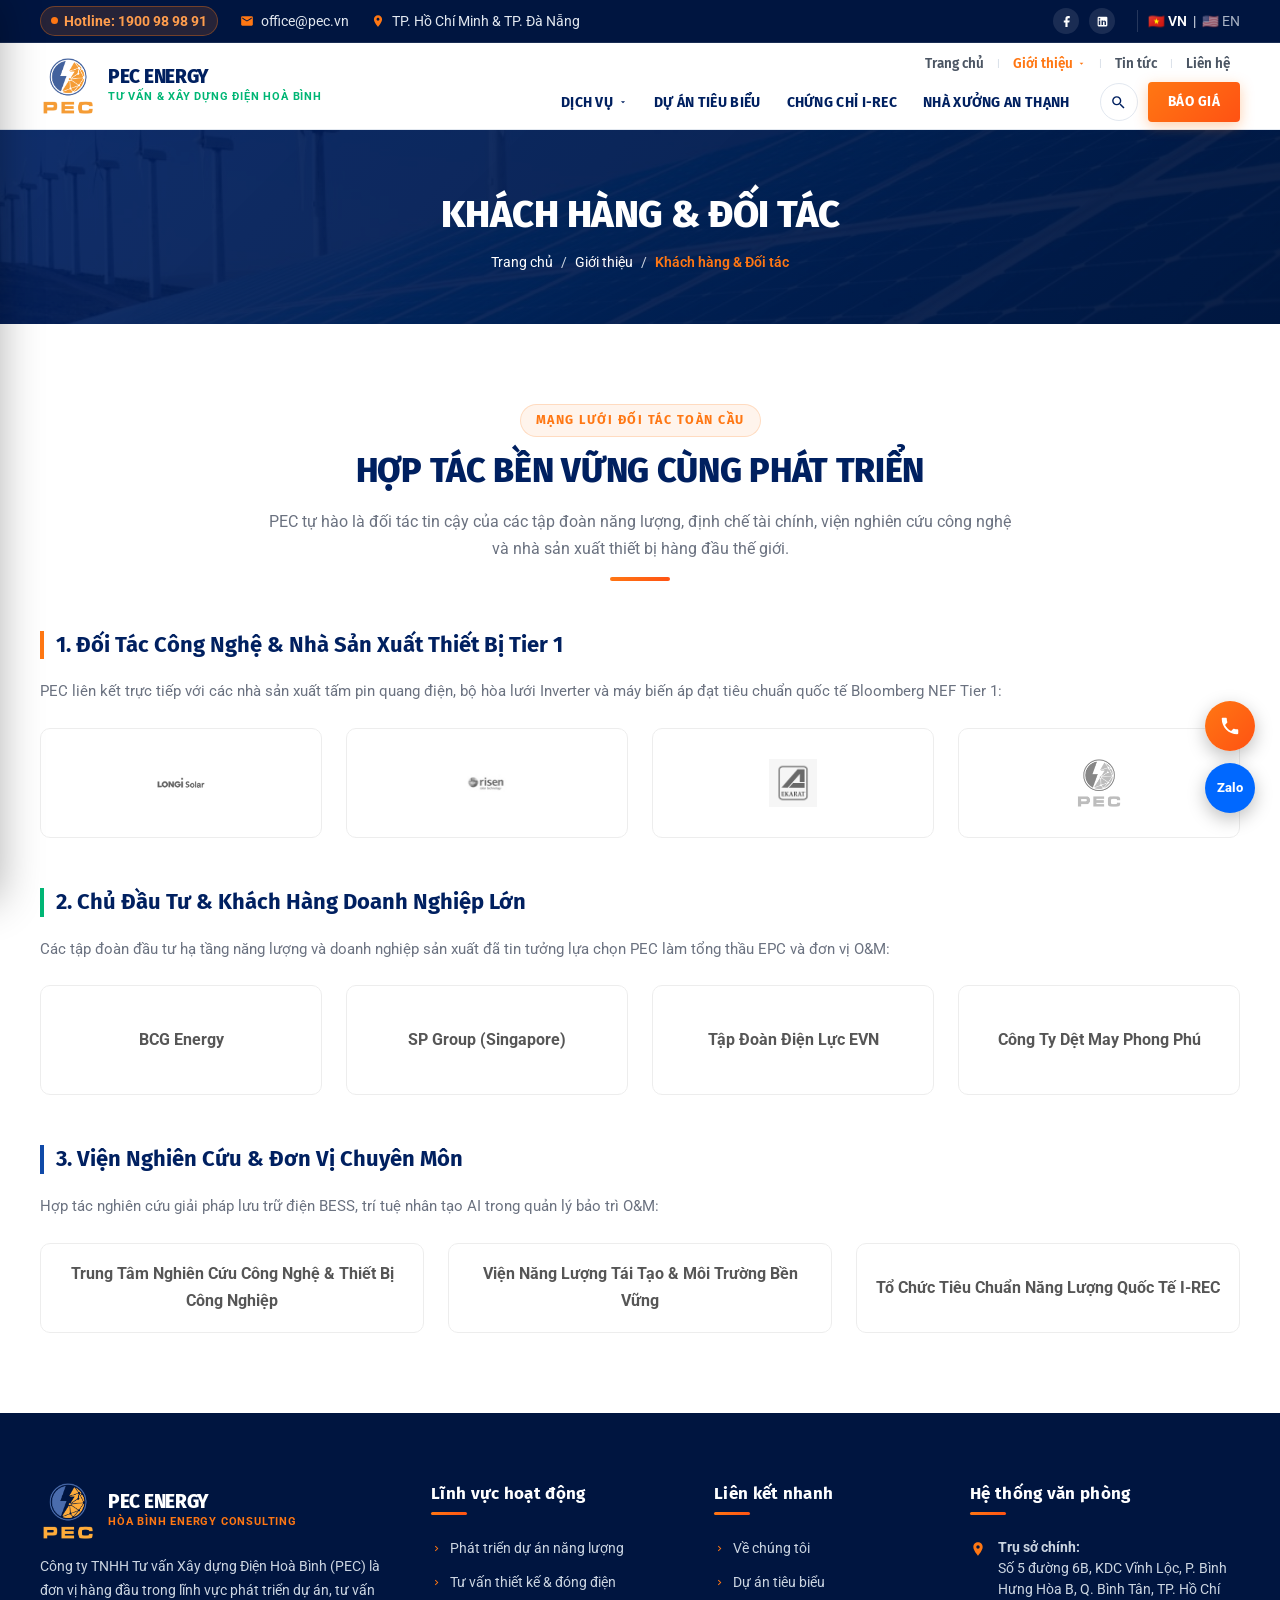
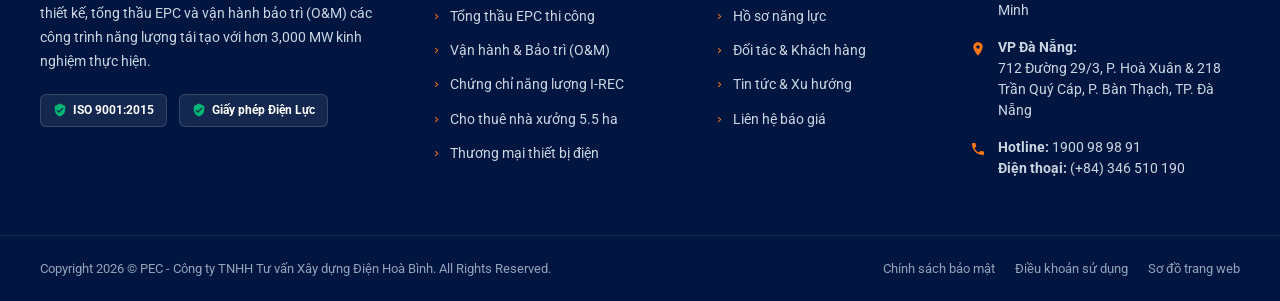
<file: doi-tac.html>
<!DOCTYPE html>
<html lang="vi">
<head>
  <meta charset="UTF-8">
  <meta name="viewport" content="width=device-width, initial-scale=1.0">
  <title>Đối Tác & Khách Hàng Chiến Lược | PEC Energy Consulting</title>
  <meta name="description" content="Danh sách đối tác chiến lược và khách hàng của PEC: SP Group, BCG Energy, Longi Solar, Risen, Ekarat, EVN và các doanh nghiệp lớn.">
  <link rel="icon" href="images/logo.png" type="image/png">
  <link rel="stylesheet" href="css/style.css">
</head>
<body>

<!-- Top Bar -->
<div class="top-bar">
  <div class="container">
    <div class="top-bar-left">
      <div class="top-bar-item">
        <a href="tel:1900989891" class="top-hotline-badge">
          <span class="pulse-dot"></span>
          <span>Hotline: 1900 98 98 91</span>
        </a>
      </div>
      <div class="top-bar-item">
        <svg viewBox="0 0 24 24"><path d="M20 4H4c-1.1 0-1.99.9-1.99 2L2 18c0 1.1.9 2 2 2h16c1.1 0 2-.9 2-2V6c0-1.1-.9-2-2-2zm0 4l-8 5-8-5V6l8 5 8-5v2z"/></svg>
        <a href="mailto:office@pec.vn">office@pec.vn</a>
      </div>
      <div class="top-bar-item hide-on-mobile">
        <svg viewBox="0 0 24 24"><path d="M12 2C8.13 2 5 5.13 5 9c0 5.25 7 13 7 13s7-7.75 7-13c0-3.87-3.13-7-7-7zm0 9.5c-1.38 0-2.5-1.12-2.5-2.5s1.12-2.5 2.5-2.5 2.5 1.12 2.5 2.5-1.12 2.5-2.5 2.5z"/></svg>
        <span>TP. Hồ Chí Minh & TP. Đà Nẵng</span>
      </div>
    </div>
    <div class="top-bar-right">
      <div class="social-links">
        <a href="https://www.facebook.com/HoaBinhEnergyConsultingPEC/" target="_blank" rel="noreferrer" class="social-btn" title="Facebook">
          <svg viewBox="0 0 24 24"><path d="M18 2h-3a5 5 0 0 0-5 5v3H7v4h3v8h4v-8h3l1-4h-4V7a1 1 0 0 1 1-1h3z"/></svg>
        </a>
        <a href="https://www.linkedin.com/company/hoa-binh-energy-consulting/" target="_blank" rel="noreferrer" class="social-btn" title="LinkedIn">
          <svg viewBox="0 0 24 24"><path d="M19 3a2 2 0 0 1 2 2v14a2 2 0 0 1-2 2H5a2 2 0 0 1-2-2V5a2 2 0 0 1 2-2h14m-.5 15.5v-5.3a3.26 3.26 0 0 0-3.26-3.26c-.85 0-1.84.52-2.28 1.3v-1.11h-2.79v8.37h2.79v-4.93c0-.77.62-1.4 1.39-1.4a1.4 1.4 0 0 1 1.4 1.4v4.93h2.75M6.46 8.76a1.64 1.64 0 1 0 0-3.28 1.64 1.64 0 0 0 0 3.28m1.4 9.74v-8.37H5.06v8.37h2.8z"/></svg>
        </a>
      </div>
      <div class="lang-switch">
        <a href="#" class="active" title="Tiếng Việt">🇻🇳 VN</a>
        <span>|</span>
        <a href="#" title="English">🇺🇸 EN</a>
      </div>
    </div>
  </div>
</div>

<!-- Main Sticky Header -->
<header class="main-header">
  <div class="container header-container">
    <a href="index.html" class="site-logo">
      <img src="images/logo.png" alt="PEC Energy Consulting" width="60" height="64">
      <div class="logo-text-group">
        <span class="logo-title">PEC ENERGY</span>
        <span class="logo-subtitle">Tư Vấn & Xây Dựng Điện Hoà Bình</span>
      </div>
    </a>

    <!-- Desktop 2-Tier Navigation -->
    <div class="header-nav-wrapper">
      <!-- Menu 1 (Hàng trên): Trang chủ, Giới thiệu, Tin tức, Liên hệ -->
      <div class="header-top-row">
        <nav class="menu-top" aria-label="Menu phụ">
          <div class="menu-top-item ">
            <a href="index.html" class="menu-top-link">Trang chủ</a>
          </div>
          <span class="menu-top-sep">|</span>
          <div class="menu-top-item has-dropdown active">
            <a href="gioi-thieu.html" class="menu-top-link">
              Giới thiệu
              <svg class="arrow-down" viewBox="0 0 24 24"><path d="M7 10l5 5 5-5z"/></svg>
            </a>
            <div class="dropdown-menu">
              <div class="dropdown-item"><a href="gioi-thieu.html#tong-quan" class="dropdown-link">Tổng quan công ty</a></div>
              <div class="dropdown-item"><a href="gioi-thieu.html#thu-ngo" class="dropdown-link">Thư ngỏ Ban Giám Đốc</a></div>
              <div class="dropdown-item"><a href="chung-chi-nang-luc.html" class="dropdown-link">Chứng chỉ & Hồ sơ năng lực</a></div>
              <div class="dropdown-item"><a href="doi-tac.html" class="dropdown-link">Khách hàng & Đối tác</a></div>
            </div>
          </div>
          <span class="menu-top-sep">|</span>
          <div class="menu-top-item ">
            <a href="tin-tuc.html" class="menu-top-link">Tin tức</a>
          </div>
          <span class="menu-top-sep">|</span>
          <div class="menu-top-item ">
            <a href="lien-he.html" class="menu-top-link">Liên hệ</a>
          </div>
        </nav>
      </div>

      <!-- Menu 2 (Hàng dưới): Các mục còn lại + Search + Báo giá -->
      <div class="header-main-row">
        <nav class="nav-menu" aria-label="Menu chính">
          <div class="nav-item ">
            <a href="dich-vu.html" class="nav-link">
              Dịch vụ
              <svg class="arrow-down" viewBox="0 0 24 24"><path d="M7 10l5 5 5-5z"/></svg>
            </a>
            <div class="dropdown-menu">
              <div class="dropdown-item"><a href="dich-vu.html#phat-trien" class="dropdown-link">Phát triển dự án năng lượng</a></div>
              <div class="dropdown-item"><a href="dich-vu.html#tu-van" class="dropdown-link">Tư vấn kỹ thuật & thiết kế</a></div>
              <div class="dropdown-item"><a href="dich-vu.html#thi-cong" class="dropdown-link">Thi công xây dựng EPC</a></div>
              <div class="dropdown-item"><a href="dich-vu-chi-tiet.html" class="dropdown-link">Vận hành & Bảo trì (O&M)</a></div>
              <div class="dropdown-item"><a href="i-rec.html" class="dropdown-link">Chứng chỉ xanh I-REC</a></div>
              <div class="dropdown-item"><a href="cho-thue-nha-xuong.html" class="dropdown-link">Cho thuê nhà xưởng Tam Anh</a></div>
              <div class="dropdown-item"><a href="dich-vu.html#thuong-mai" class="dropdown-link">Thương mại thiết bị điện</a></div>
            </div>
          </div>

          <div class="nav-item ">
            <a href="du-an.html" class="nav-link">Dự án tiêu biểu</a>
          </div>

          <div class="nav-item ">
            <a href="i-rec.html" class="nav-link">Chứng chỉ I-REC</a>
          </div>

          <div class="nav-item ">
            <a href="cho-thue-nha-xuong.html" class="nav-link">Nhà xưởng An Thạnh</a>
          </div>
        </nav>

        <!-- Header Actions -->
        <div class="header-actions">
          <button class="search-toggle-btn" title="Tìm kiếm" aria-label="Tìm kiếm">
            <svg viewBox="0 0 24 24"><path d="M15.5 14h-.79l-.28-.27A6.471 6.471 0 0 0 16 9.5 6.5 6.5 0 1 0 9.5 16c1.61 0 3.09-.59 4.23-1.57l.27.28v.79l5 4.99L20.49 19l-4.99-5zm-6 0C7.01 14 5 11.99 5 9.5S7.01 5 9.5 5 14 7.01 14 9.5 11.99 14 9.5 14z"/></svg>
          </button>
          <a href="#quote" class="btn btn-accent open-quote-modal header-quote-btn">Báo Giá</a>
        </div>
      </div>
    </div>

    <!-- Mobile Header Actions (Visible only on mobile/tablet) -->
    <div class="mobile-header-actions">
      <button class="search-toggle-btn" title="Tìm kiếm" aria-label="Tìm kiếm">
        <svg viewBox="0 0 24 24"><path d="M15.5 14h-.79l-.28-.27A6.471 6.471 0 0 0 16 9.5 6.5 6.5 0 1 0 9.5 16c1.61 0 3.09-.59 4.23-1.57l.27.28v.79l5 4.99L20.49 19l-4.99-5zm-6 0C7.01 14 5 11.99 5 9.5S7.01 5 9.5 5 14 7.01 14 9.5 11.99 14 9.5 14z"/></svg>
      </button>
      <button class="mobile-toggle-btn" aria-label="Mở menu">
        <span></span><span></span><span></span>
      </button>
    </div>
  </div>
</header>

<!-- Mobile Navigation Drawer -->
<div class="drawer-overlay"></div>
<aside class="mobile-nav-drawer">
  <div class="mobile-drawer-header">
    <a href="index.html" class="site-logo">
      <img src="images/logo.png" alt="PEC Energy" width="46" height="48">
      <span class="logo-title" style="font-size:16px;">PEC ENERGY</span>
    </a>
    <button class="close-drawer-btn" style="background:none;border:none;font-size:26px;cursor:pointer;">&times;</button>
  </div>
  <div class="mobile-drawer-body">
    <ul>
      <li><a href="index.html">Trang chủ</a></li>
      <li><a href="gioi-thieu.html">Giới thiệu công ty</a></li>
      <li><a href="chung-chi-nang-luc.html">Chứng chỉ & Hồ sơ năng lực</a></li>
      <li><a href="doi-tac.html">Khách hàng & Đối tác</a></li>
      <li><a href="dich-vu.html">Sản phẩm & Dịch vụ</a></li>
      <li><a href="dich-vu-chi-tiet.html">Vận hành & Bảo trì (O&M)</a></li>
      <li><a href="du-an.html">Dự án tiêu biểu</a></li>
      <li><a href="i-rec.html">Chứng chỉ I-REC</a></li>
      <li><a href="cho-thue-nha-xuong.html">Cho thuê nhà xưởng</a></li>
      <li><a href="tin-tuc.html">Tin tức & Sự kiện</a></li>
      <li><a href="lien-he.html">Liên hệ tư vấn</a></li>
    </ul>
  </div>
  <div class="mobile-drawer-footer">
    <a href="tel:1900989891" class="btn btn-accent" style="width:100%;margin-bottom:10px;">Hotline: 1900 98 98 91</a>
    <p style="font-size:12.5px;color:var(--vp-text-light);text-align:center;">Email: office@pec.vn</p>
  </div>
</aside>


<!-- Page Header Banner -->
<section class="page-header">
  <div class="container">
    <h1 class="page-title">KHÁCH HÀNG & ĐỐI TÁC</h1>
    <div class="breadcrumbs">
      <a href="index.html">Trang chủ</a>
      <span>/</span>
      <a href="gioi-thieu.html">Giới thiệu</a>
      <span>/</span>
      <span class="current">Khách hàng & Đối tác</span>
    </div>
  </div>
</section>

<!-- Content Section: Partners -->
<section class="section">
  <div class="container">
    <div class="section-header">
      <span class="section-subtitle-badge">Mạng Lưới Đối Tác Toàn Cầu</span>
      <h2 class="section-title">HỢP TÁC BỀN VỮNG CÙNG PHÁT TRIỂN</h2>
      <p class="section-desc">PEC tự hào là đối tác tin cậy của các tập đoàn năng lượng, định chế tài chính, viện nghiên cứu công nghệ và nhà sản xuất thiết bị hàng đầu thế giới.</p>
      <div class="section-title-line"></div>
    </div>

    <!-- Category 1: Technology & Equipment Partners -->
    <div style="margin-bottom:50px;">
      <h3 style="font-size:22px;color:var(--vp-primary);margin-bottom:20px;padding-left:12px;border-left:4px solid var(--vp-accent);">
        1. Đối Tác Công Nghệ & Nhà Sản Xuất Thiết Bị Tier 1
      </h3>
      <p style="font-size:15px;color:var(--vp-text-light);margin-bottom:24px;">PEC liên kết trực tiếp với các nhà sản xuất tấm pin quang điện, bộ hòa lưới Inverter và máy biến áp đạt tiêu chuẩn quốc tế Bloomberg NEF Tier 1:</p>
      
      <div class="partners-grid" style="grid-template-columns:repeat(4, 1fr);">
        <div class="partner-logo-item" style="height:110px;">
          <img src="images/partner-longi.png" alt="Longi Solar">
        </div>
        <div class="partner-logo-item" style="height:110px;">
          <img src="images/partner-risen.png" alt="Risen Energy">
        </div>
        <div class="partner-logo-item" style="height:110px;">
          <img src="images/partner-ekarat.jpg" alt="Ekarat Transformers">
        </div>
        <div class="partner-logo-item" style="height:110px;">
          <img src="images/logo.png" alt="Sungrow Inverter">
        </div>
      </div>
    </div>

    <!-- Category 2: Investment & Industrial Park Clients -->
    <div style="margin-bottom:50px;">
      <h3 style="font-size:22px;color:var(--vp-primary);margin-bottom:20px;padding-left:12px;border-left:4px solid var(--vp-green);">
        2. Chủ Đầu Tư & Khách Hàng Doanh Nghiệp Lớn
      </h3>
      <p style="font-size:15px;color:var(--vp-text-light);margin-bottom:24px;">Các tập đoàn đầu tư hạ tầng năng lượng và doanh nghiệp sản xuất đã tin tưởng lựa chọn PEC làm tổng thầu EPC và đơn vị O&M:</p>
      
      <div class="partners-grid" style="grid-template-columns:repeat(4, 1fr);">
        <div class="partner-logo-item" style="height:110px;">
          <strong style="color:var(--vp-primary);font-size:16px;">BCG Energy</strong>
        </div>
        <div class="partner-logo-item" style="height:110px;">
          <strong style="color:var(--vp-primary);font-size:16px;">SP Group (Singapore)</strong>
        </div>
        <div class="partner-logo-item" style="height:110px;">
          <strong style="color:var(--vp-primary);font-size:16px;">Tập Đoàn Điện Lực EVN</strong>
        </div>
        <div class="partner-logo-item" style="height:110px;">
          <strong style="color:var(--vp-primary);font-size:16px;">Công Ty Dệt May Phong Phú</strong>
        </div>
      </div>
    </div>

    <!-- Category 3: Research & Educational Collaborators -->
    <div>
      <h3 style="font-size:22px;color:var(--vp-primary);margin-bottom:20px;padding-left:12px;border-left:4px solid var(--vp-primary-light);">
        3. Viện Nghiên Cứu & Đơn Vị Chuyên Môn
      </h3>
      <p style="font-size:15px;color:var(--vp-text-light);margin-bottom:24px;">Hợp tác nghiên cứu giải pháp lưu trữ điện BESS, trí tuệ nhân tạo AI trong quản lý bảo trì O&M:</p>
      
      <div class="partners-grid" style="grid-template-columns:repeat(3, 1fr);">
        <div class="partner-logo-item" style="height:90px;">
          <span style="font-weight:700;color:var(--vp-primary);text-align:center;">Trung Tâm Nghiên Cứu Công Nghệ & Thiết Bị Công Nghiệp</span>
        </div>
        <div class="partner-logo-item" style="height:90px;">
          <span style="font-weight:700;color:var(--vp-primary);text-align:center;">Viện Năng Lượng Tái Tạo & Môi Trường Bền Vững</span>
        </div>
        <div class="partner-logo-item" style="height:90px;">
          <span style="font-weight:700;color:var(--vp-primary);text-align:center;">Tổ Chức Tiêu Chuẩn Năng Lượng Quốc Tế I-REC</span>
        </div>
      </div>
    </div>
  </div>
</section>


<!-- Footer Section (Vu Phong Corporate Energy style) -->
<footer class="site-footer">
  <div class="footer-top">
    <div class="container footer-grid">
      <!-- Col 1: About PEC -->
      <div class="footer-col footer-about">
        <a href="index.html" class="site-logo" style="margin-bottom:16px;display:inline-flex;">
          <img src="images/logo.png" alt="PEC Energy Consulting" width="55" height="60" style="filter:brightness(1.1);">
          <div class="logo-text-group">
            <span class="logo-title" style="color:#ffffff;">PEC ENERGY</span>
            <span class="logo-subtitle" style="color:var(--vp-accent);">Hòa Bình Energy Consulting</span>
          </div>
        </a>
        <p>Công ty TNHH Tư vấn Xây dựng Điện Hoà Bình (PEC) là đơn vị hàng đầu trong lĩnh vực phát triển dự án, tư vấn thiết kế, tổng thầu EPC và vận hành bảo trì (O&M) các công trình năng lượng tái tạo với hơn 3,000 MW kinh nghiệm thực hiện.</p>
        <div class="cert-badges">
          <div class="cert-badge-item">
            <svg viewBox="0 0 24 24"><path d="M12 1L3 5v6c0 5.55 3.84 10.74 9 12 5.16-1.26 9-6.45 9-12V5l-9-4zm-2 16l-4-4 1.41-1.41L10 14.17l6.59-6.59L18 9l-8 8z"/></svg>
            <span>ISO 9001:2015</span>
          </div>
          <div class="cert-badge-item">
            <svg viewBox="0 0 24 24"><path d="M12 1L3 5v6c0 5.55 3.84 10.74 9 12 5.16-1.26 9-6.45 9-12V5l-9-4zm-2 16l-4-4 1.41-1.41L10 14.17l6.59-6.59L18 9l-8 8z"/></svg>
            <span>Giấy phép Điện Lực</span>
          </div>
        </div>
      </div>

      <!-- Col 2: Services -->
      <div class="footer-col">
        <h4 class="footer-heading">Lĩnh vực hoạt động</h4>
        <ul class="footer-links">
          <li><a href="dich-vu.html#phat-trien"><svg viewBox="0 0 24 24"><path d="M8.59 16.59L13.17 12 8.59 7.41 10 6l6 6-6 6-1.41-1.41z"/></svg>Phát triển dự án năng lượng</a></li>
          <li><a href="dich-vu.html#tu-van"><svg viewBox="0 0 24 24"><path d="M8.59 16.59L13.17 12 8.59 7.41 10 6l6 6-6 6-1.41-1.41z"/></svg>Tư vấn thiết kế & đóng điện</a></li>
          <li><a href="dich-vu.html#thi-cong"><svg viewBox="0 0 24 24"><path d="M8.59 16.59L13.17 12 8.59 7.41 10 6l6 6-6 6-1.41-1.41z"/></svg>Tổng thầu EPC thi công</a></li>
          <li><a href="dich-vu-chi-tiet.html"><svg viewBox="0 0 24 24"><path d="M8.59 16.59L13.17 12 8.59 7.41 10 6l6 6-6 6-1.41-1.41z"/></svg>Vận hành & Bảo trì (O&M)</a></li>
          <li><a href="i-rec.html"><svg viewBox="0 0 24 24"><path d="M8.59 16.59L13.17 12 8.59 7.41 10 6l6 6-6 6-1.41-1.41z"/></svg>Chứng chỉ năng lượng I-REC</a></li>
          <li><a href="cho-thue-nha-xuong.html"><svg viewBox="0 0 24 24"><path d="M8.59 16.59L13.17 12 8.59 7.41 10 6l6 6-6 6-1.41-1.41z"/></svg>Cho thuê nhà xưởng 5.5 ha</a></li>
          <li><a href="dich-vu.html#thuong-mai"><svg viewBox="0 0 24 24"><path d="M8.59 16.59L13.17 12 8.59 7.41 10 6l6 6-6 6-1.41-1.41z"/></svg>Thương mại thiết bị điện</a></li>
        </ul>
      </div>

      <!-- Col 3: Quick Links -->
      <div class="footer-col">
        <h4 class="footer-heading">Liên kết nhanh</h4>
        <ul class="footer-links">
          <li><a href="gioi-thieu.html"><svg viewBox="0 0 24 24"><path d="M8.59 16.59L13.17 12 8.59 7.41 10 6l6 6-6 6-1.41-1.41z"/></svg>Về chúng tôi</a></li>
          <li><a href="du-an.html"><svg viewBox="0 0 24 24"><path d="M8.59 16.59L13.17 12 8.59 7.41 10 6l6 6-6 6-1.41-1.41z"/></svg>Dự án tiêu biểu</a></li>
          <li><a href="chung-chi-nang-luc.html"><svg viewBox="0 0 24 24"><path d="M8.59 16.59L13.17 12 8.59 7.41 10 6l6 6-6 6-1.41-1.41z"/></svg>Hồ sơ năng lực</a></li>
          <li><a href="doi-tac.html"><svg viewBox="0 0 24 24"><path d="M8.59 16.59L13.17 12 8.59 7.41 10 6l6 6-6 6-1.41-1.41z"/></svg>Đối tác & Khách hàng</a></li>
          <li><a href="tin-tuc.html"><svg viewBox="0 0 24 24"><path d="M8.59 16.59L13.17 12 8.59 7.41 10 6l6 6-6 6-1.41-1.41z"/></svg>Tin tức & Xu hướng</a></li>
          <li><a href="lien-he.html"><svg viewBox="0 0 24 24"><path d="M8.59 16.59L13.17 12 8.59 7.41 10 6l6 6-6 6-1.41-1.41z"/></svg>Liên hệ báo giá</a></li>
        </ul>
      </div>

      <!-- Col 4: Contact & Office Info -->
      <div class="footer-col footer-newsletter">
        <h4 class="footer-heading">Hệ thống văn phòng</h4>
        <div class="footer-contact-item">
          <svg viewBox="0 0 24 24"><path d="M12 2C8.13 2 5 5.13 5 9c0 5.25 7 13 7 13s7-7.75 7-13c0-3.87-3.13-7-7-7zm0 9.5c-1.38 0-2.5-1.12-2.5-2.5s1.12-2.5 2.5-2.5 2.5 1.12 2.5 2.5-1.12 2.5-2.5 2.5z"/></svg>
          <div>
            <strong>Trụ sở chính:</strong><br>
            Số 5 đường 6B, KDC Vĩnh Lộc, P. Bình Hưng Hòa B, Q. Bình Tân, TP. Hồ Chí Minh
          </div>
        </div>
        <div class="footer-contact-item">
          <svg viewBox="0 0 24 24"><path d="M12 2C8.13 2 5 5.13 5 9c0 5.25 7 13 7 13s7-7.75 7-13c0-3.87-3.13-7-7-7zm0 9.5c-1.38 0-2.5-1.12-2.5-2.5s1.12-2.5 2.5-2.5 2.5 1.12 2.5 2.5-1.12 2.5-2.5 2.5z"/></svg>
          <div>
            <strong>VP Đà Nẵng:</strong><br>
            712 Đường 29/3, P. Hoà Xuân & 218 Trần Quý Cáp, P. Bàn Thạch, TP. Đà Nẵng
          </div>
        </div>
        <div class="footer-contact-item">
          <svg viewBox="0 0 24 24"><path d="M6.62 10.79c1.44 2.83 3.76 5.14 6.59 6.59l2.2-2.2c.27-.27.67-.36 1.02-.24 1.12.37 2.33.57 3.57.57.55 0 1 .45 1 1V20c0 .55-.45 1-1 1-9.39 0-17-7.61-17-17 0-.55.45-1 1-1h3.5c.55 0 1 .45 1 1 0 1.25.2 2.45.57 3.57.11.35.03.74-.25 1.02l-2.2 2.2z"/></svg>
          <div>
            <strong>Hotline:</strong> 1900 98 98 91<br>
            <strong>Điện thoại:</strong> (+84) 346 510 190
          </div>
        </div>
      </div>
    </div>
  </div>

  <div class="footer-bottom">
    <div class="container">
      <p>Copyright 2026 © PEC - Công ty TNHH Tư vấn Xây dựng Điện Hoà Bình. All Rights Reserved.</p>
      <div class="footer-bottom-links">
        <a href="gioi-thieu.html">Chính sách bảo mật</a>
        <a href="gioi-thieu.html">Điều khoản sử dụng</a>
        <a href="lien-he.html">Sơ đồ trang web</a>
      </div>
    </div>
  </div>
</footer>

<!-- Floating Contact Action Widgets -->
<div class="floating-widgets">
  <a href="tel:1900989891" class="floating-btn floating-phone" title="Gọi ngay Hotline 1900 98 98 91">
    <svg viewBox="0 0 24 24"><path d="M6.62 10.79c1.44 2.83 3.76 5.14 6.59 6.59l2.2-2.2c.27-.27.67-.36 1.02-.24 1.12.37 2.33.57 3.57.57.55 0 1 .45 1 1V20c0 .55-.45 1-1 1-9.39 0-17-7.61-17-17 0-.55.45-1 1-1h3.5c.55 0 1 .45 1 1 0 1.25.2 2.45.57 3.57.11.35.03.74-.25 1.02l-2.2 2.2z"/></svg>
  </a>
  <a href="https://zalo.me/0346510190" target="_blank" rel="noreferrer" class="floating-btn floating-zalo" title="Chat Zalo hỗ trợ">
    Zalo
  </a>
  <button class="floating-btn back-to-top" title="Lên đầu trang" aria-label="Lên đầu trang">
    <svg viewBox="0 0 24 24"><path d="M7.41 15.41L12 10.83l4.59 4.58L18 14l-6-6-6 6z"/></svg>
  </button>
</div>

<!-- Modal Quick Quote -->
<div class="modal-overlay" id="quoteModal">
  <div class="modal-container">
    <button class="modal-close-btn">&times;</button>
    <h3 style="font-size:22px;color:var(--vp-primary);margin-bottom:6px;">Yêu Cầu Báo Giá & Tư Vấn</h3>
    <p style="font-size:13.5px;color:var(--vp-text-light);margin-bottom:20px;">Vui lòng để lại thông tin, kỹ sư trưởng PEC sẽ phản hồi phương án & dự toán trong 30 phút.</p>
    
    <form class="quote-form-element">
      <div class="form-row">
        <div class="form-group">
          <label class="form-label">Họ và tên *</label>
          <input type="text" class="form-control" placeholder="Nguyễn Văn A" required>
        </div>
        <div class="form-group">
          <label class="form-label">Số điện thoại *</label>
          <input type="tel" class="form-control" placeholder="0909 xxx xxx" required>
        </div>
      </div>
      <div class="form-group">
        <label class="form-label">Email liên hệ</label>
        <input type="email" class="form-control" placeholder="email@doanhnghiep.com">
      </div>
      <div class="form-group">
        <label class="form-label">Dịch vụ quan tâm</label>
        <select class="form-control">
          <option>Lắp đặt Điện mặt trời áp mái doanh nghiệp</option>
          <option>Tư vấn thiết kế & đóng điện công trình</option>
          <option>Dịch vụ Vận hành & Bảo trì (O&M)</option>
          <option>Đăng ký Chứng chỉ I-REC (Net-Zero)</option>
          <option>Thuê nhà xưởng KCN Tam Anh</option>
          <option>Thương mại thiết bị (Pin, Inverter)</option>
        </select>
      </div>
      <div class="form-group">
        <label class="form-label">Địa điểm & Công suất dự kiến (hoặc ghi chú)</label>
        <textarea class="form-control" rows="3" placeholder="Ví dụ: Mái nhà xưởng 5000m2 tại Bình Dương, công suất ~1 MWp..."></textarea>
      </div>
      <button type="submit" class="btn btn-accent btn-lg" style="width:100%;">GỬI YÊU CẦU NGAY</button>
    </form>
  </div>
</div>

<!-- Modal Search -->
<div class="modal-overlay" id="searchModal">
  <div class="modal-container" style="max-width:500px;">
    <button class="modal-close-btn">&times;</button>
    <h3 style="font-size:20px;color:var(--vp-primary);margin-bottom:15px;">Tìm Kiếm Trên PEC</h3>
    <form action="du-an.html" method="GET">
      <div style="display:flex;gap:10px;">
        <input type="search" name="q" class="form-control" placeholder="Nhập từ khóa tìm kiếm (dự án, dịch vụ, tin tức)..." required>
        <button type="submit" class="btn btn-primary">Tìm</button>
      </div>
    </form>
  </div>
</div>

<script src="js/main.js"></script>


</body>
</html>
</file>
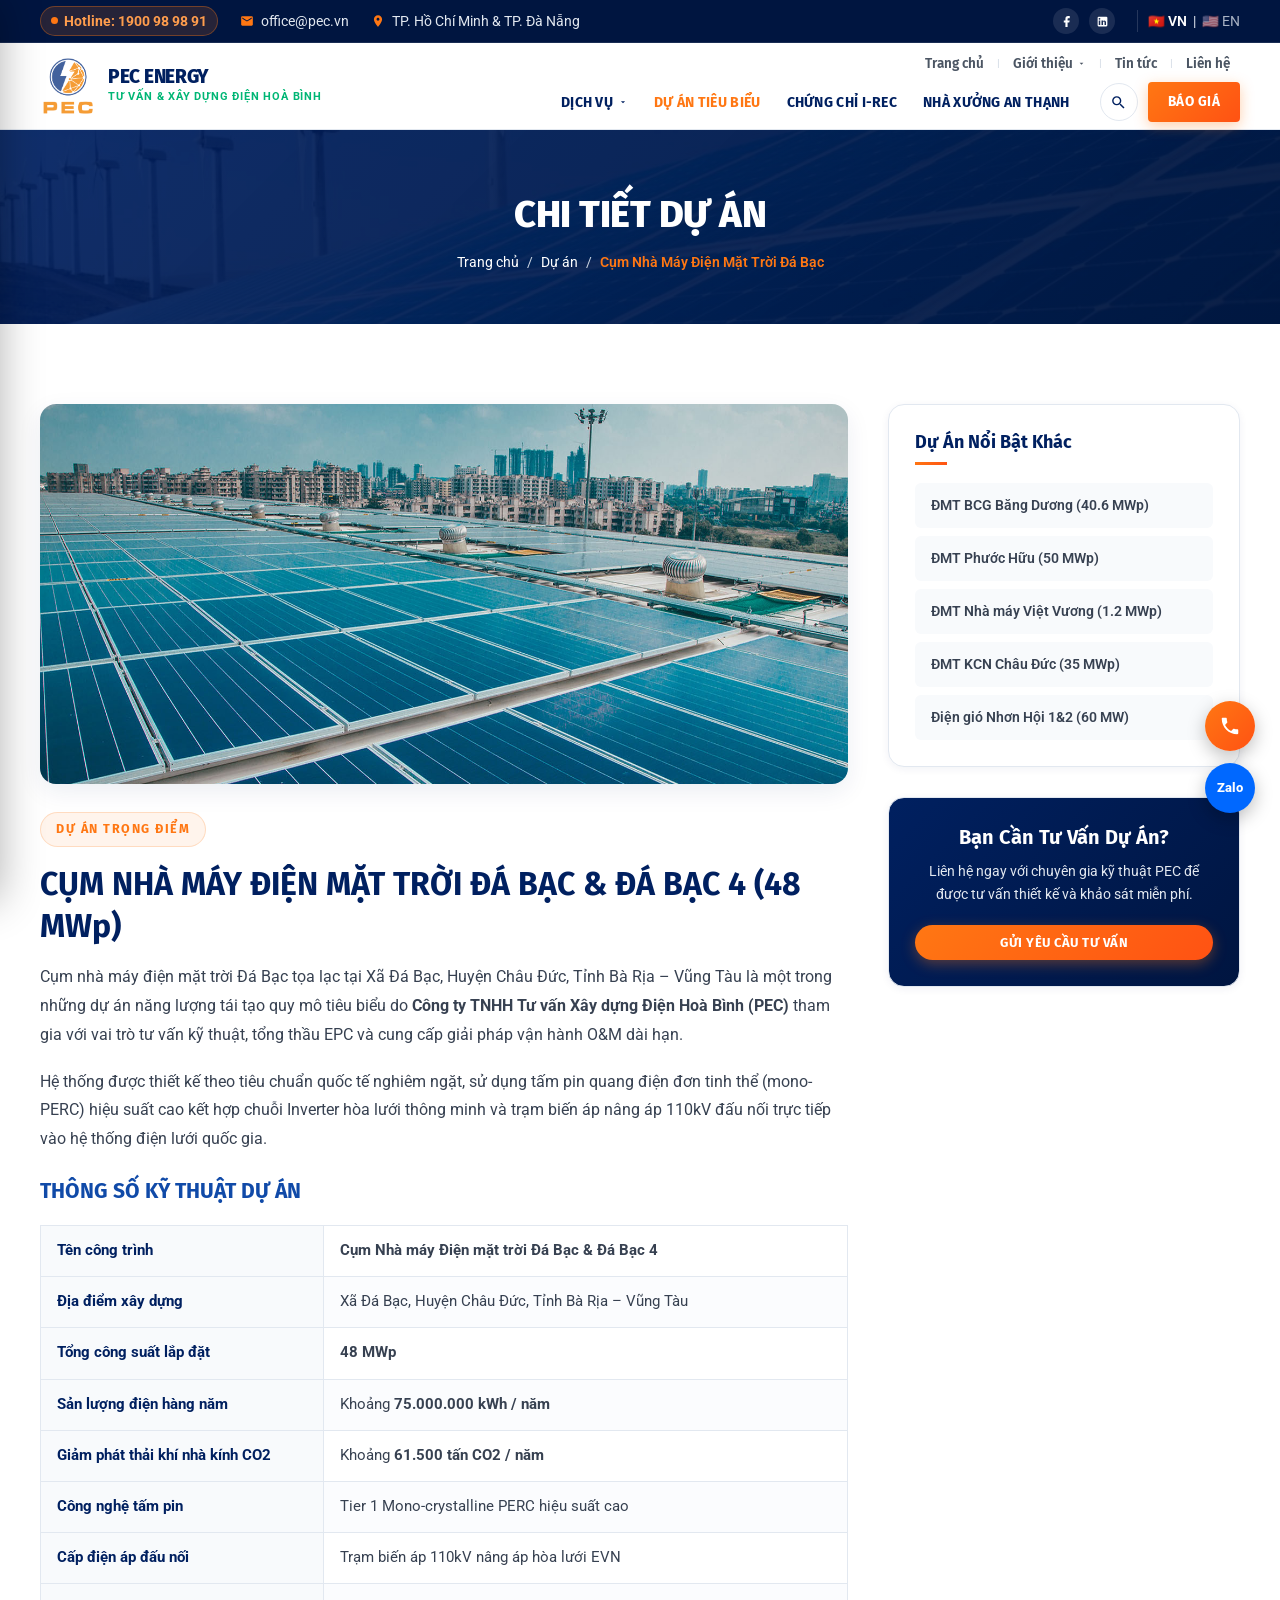
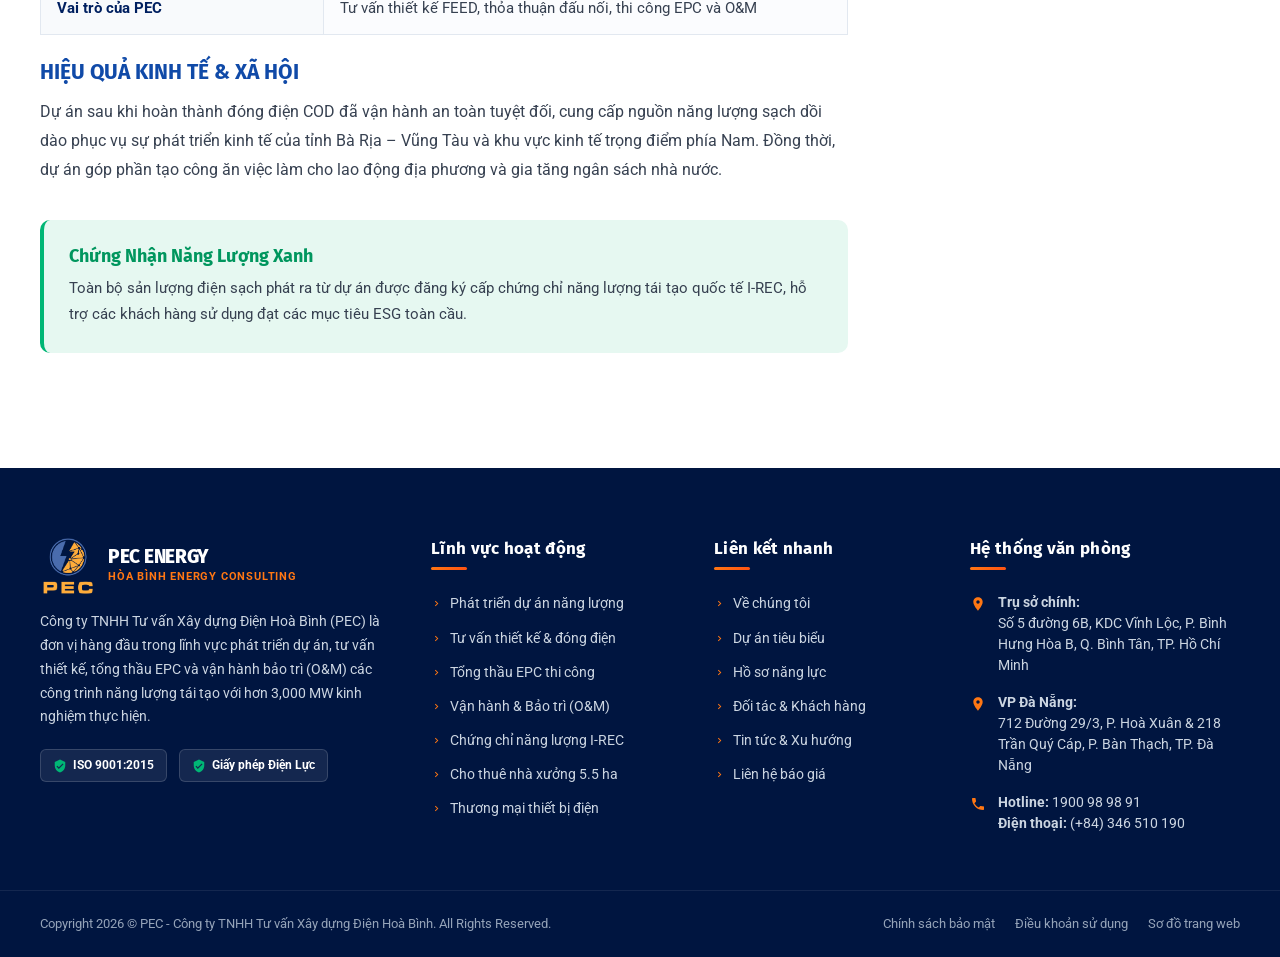
<file: du-an-chi-tiet.html>
<!DOCTYPE html>
<html lang="vi">
<head>
  <meta charset="UTF-8">
  <meta name="viewport" content="width=device-width, initial-scale=1.0">
  <title>Cụm Nhà Máy Điện Mặt Trời Đá Bạc (48 MWp) | Dự Án Tiêu Biểu | PEC Energy Consulting</title>
  <meta name="description" content="Chi tiết thông số kỹ thuật, quy mô 48 MWp và hiệu quả kinh tế xã hội của Cụm Nhà Máy Điện Mặt Trời Đá Bạc do PEC thiết kế và tổng thầu EPC.">
  <link rel="icon" href="images/logo.png" type="image/png">
  <link rel="stylesheet" href="css/style.css">
</head>
<body>

<!-- Top Bar -->
<div class="top-bar">
  <div class="container">
    <div class="top-bar-left">
      <div class="top-bar-item">
        <a href="tel:1900989891" class="top-hotline-badge">
          <span class="pulse-dot"></span>
          <span>Hotline: 1900 98 98 91</span>
        </a>
      </div>
      <div class="top-bar-item">
        <svg viewBox="0 0 24 24"><path d="M20 4H4c-1.1 0-1.99.9-1.99 2L2 18c0 1.1.9 2 2 2h16c1.1 0 2-.9 2-2V6c0-1.1-.9-2-2-2zm0 4l-8 5-8-5V6l8 5 8-5v2z"/></svg>
        <a href="mailto:office@pec.vn">office@pec.vn</a>
      </div>
      <div class="top-bar-item hide-on-mobile">
        <svg viewBox="0 0 24 24"><path d="M12 2C8.13 2 5 5.13 5 9c0 5.25 7 13 7 13s7-7.75 7-13c0-3.87-3.13-7-7-7zm0 9.5c-1.38 0-2.5-1.12-2.5-2.5s1.12-2.5 2.5-2.5 2.5 1.12 2.5 2.5-1.12 2.5-2.5 2.5z"/></svg>
        <span>TP. Hồ Chí Minh & TP. Đà Nẵng</span>
      </div>
    </div>
    <div class="top-bar-right">
      <div class="social-links">
        <a href="https://www.facebook.com/HoaBinhEnergyConsultingPEC/" target="_blank" rel="noreferrer" class="social-btn" title="Facebook">
          <svg viewBox="0 0 24 24"><path d="M18 2h-3a5 5 0 0 0-5 5v3H7v4h3v8h4v-8h3l1-4h-4V7a1 1 0 0 1 1-1h3z"/></svg>
        </a>
        <a href="https://www.linkedin.com/company/hoa-binh-energy-consulting/" target="_blank" rel="noreferrer" class="social-btn" title="LinkedIn">
          <svg viewBox="0 0 24 24"><path d="M19 3a2 2 0 0 1 2 2v14a2 2 0 0 1-2 2H5a2 2 0 0 1-2-2V5a2 2 0 0 1 2-2h14m-.5 15.5v-5.3a3.26 3.26 0 0 0-3.26-3.26c-.85 0-1.84.52-2.28 1.3v-1.11h-2.79v8.37h2.79v-4.93c0-.77.62-1.4 1.39-1.4a1.4 1.4 0 0 1 1.4 1.4v4.93h2.75M6.46 8.76a1.64 1.64 0 1 0 0-3.28 1.64 1.64 0 0 0 0 3.28m1.4 9.74v-8.37H5.06v8.37h2.8z"/></svg>
        </a>
      </div>
      <div class="lang-switch">
        <a href="#" class="active" title="Tiếng Việt">🇻🇳 VN</a>
        <span>|</span>
        <a href="#" title="English">🇺🇸 EN</a>
      </div>
    </div>
  </div>
</div>

<!-- Main Sticky Header -->
<header class="main-header">
  <div class="container header-container">
    <a href="index.html" class="site-logo">
      <img src="images/logo.png" alt="PEC Energy Consulting" width="60" height="64">
      <div class="logo-text-group">
        <span class="logo-title">PEC ENERGY</span>
        <span class="logo-subtitle">Tư Vấn & Xây Dựng Điện Hoà Bình</span>
      </div>
    </a>

    <!-- Desktop 2-Tier Navigation -->
    <div class="header-nav-wrapper">
      <!-- Menu 1 (Hàng trên): Trang chủ, Giới thiệu, Tin tức, Liên hệ -->
      <div class="header-top-row">
        <nav class="menu-top" aria-label="Menu phụ">
          <div class="menu-top-item ">
            <a href="index.html" class="menu-top-link">Trang chủ</a>
          </div>
          <span class="menu-top-sep">|</span>
          <div class="menu-top-item has-dropdown ">
            <a href="gioi-thieu.html" class="menu-top-link">
              Giới thiệu
              <svg class="arrow-down" viewBox="0 0 24 24"><path d="M7 10l5 5 5-5z"/></svg>
            </a>
            <div class="dropdown-menu">
              <div class="dropdown-item"><a href="gioi-thieu.html#tong-quan" class="dropdown-link">Tổng quan công ty</a></div>
              <div class="dropdown-item"><a href="gioi-thieu.html#thu-ngo" class="dropdown-link">Thư ngỏ Ban Giám Đốc</a></div>
              <div class="dropdown-item"><a href="chung-chi-nang-luc.html" class="dropdown-link">Chứng chỉ & Hồ sơ năng lực</a></div>
              <div class="dropdown-item"><a href="doi-tac.html" class="dropdown-link">Khách hàng & Đối tác</a></div>
            </div>
          </div>
          <span class="menu-top-sep">|</span>
          <div class="menu-top-item ">
            <a href="tin-tuc.html" class="menu-top-link">Tin tức</a>
          </div>
          <span class="menu-top-sep">|</span>
          <div class="menu-top-item ">
            <a href="lien-he.html" class="menu-top-link">Liên hệ</a>
          </div>
        </nav>
      </div>

      <!-- Menu 2 (Hàng dưới): Các mục còn lại + Search + Báo giá -->
      <div class="header-main-row">
        <nav class="nav-menu" aria-label="Menu chính">
          <div class="nav-item ">
            <a href="dich-vu.html" class="nav-link">
              Dịch vụ
              <svg class="arrow-down" viewBox="0 0 24 24"><path d="M7 10l5 5 5-5z"/></svg>
            </a>
            <div class="dropdown-menu">
              <div class="dropdown-item"><a href="dich-vu.html#phat-trien" class="dropdown-link">Phát triển dự án năng lượng</a></div>
              <div class="dropdown-item"><a href="dich-vu.html#tu-van" class="dropdown-link">Tư vấn kỹ thuật & thiết kế</a></div>
              <div class="dropdown-item"><a href="dich-vu.html#thi-cong" class="dropdown-link">Thi công xây dựng EPC</a></div>
              <div class="dropdown-item"><a href="dich-vu-chi-tiet.html" class="dropdown-link">Vận hành & Bảo trì (O&M)</a></div>
              <div class="dropdown-item"><a href="i-rec.html" class="dropdown-link">Chứng chỉ xanh I-REC</a></div>
              <div class="dropdown-item"><a href="cho-thue-nha-xuong.html" class="dropdown-link">Cho thuê nhà xưởng Tam Anh</a></div>
              <div class="dropdown-item"><a href="dich-vu.html#thuong-mai" class="dropdown-link">Thương mại thiết bị điện</a></div>
            </div>
          </div>

          <div class="nav-item active">
            <a href="du-an.html" class="nav-link">Dự án tiêu biểu</a>
          </div>

          <div class="nav-item ">
            <a href="i-rec.html" class="nav-link">Chứng chỉ I-REC</a>
          </div>

          <div class="nav-item ">
            <a href="cho-thue-nha-xuong.html" class="nav-link">Nhà xưởng An Thạnh</a>
          </div>
        </nav>

        <!-- Header Actions -->
        <div class="header-actions">
          <button class="search-toggle-btn" title="Tìm kiếm" aria-label="Tìm kiếm">
            <svg viewBox="0 0 24 24"><path d="M15.5 14h-.79l-.28-.27A6.471 6.471 0 0 0 16 9.5 6.5 6.5 0 1 0 9.5 16c1.61 0 3.09-.59 4.23-1.57l.27.28v.79l5 4.99L20.49 19l-4.99-5zm-6 0C7.01 14 5 11.99 5 9.5S7.01 5 9.5 5 14 7.01 14 9.5 11.99 14 9.5 14z"/></svg>
          </button>
          <a href="#quote" class="btn btn-accent open-quote-modal header-quote-btn">Báo Giá</a>
        </div>
      </div>
    </div>

    <!-- Mobile Header Actions (Visible only on mobile/tablet) -->
    <div class="mobile-header-actions">
      <button class="search-toggle-btn" title="Tìm kiếm" aria-label="Tìm kiếm">
        <svg viewBox="0 0 24 24"><path d="M15.5 14h-.79l-.28-.27A6.471 6.471 0 0 0 16 9.5 6.5 6.5 0 1 0 9.5 16c1.61 0 3.09-.59 4.23-1.57l.27.28v.79l5 4.99L20.49 19l-4.99-5zm-6 0C7.01 14 5 11.99 5 9.5S7.01 5 9.5 5 14 7.01 14 9.5 11.99 14 9.5 14z"/></svg>
      </button>
      <button class="mobile-toggle-btn" aria-label="Mở menu">
        <span></span><span></span><span></span>
      </button>
    </div>
  </div>
</header>

<!-- Mobile Navigation Drawer -->
<div class="drawer-overlay"></div>
<aside class="mobile-nav-drawer">
  <div class="mobile-drawer-header">
    <a href="index.html" class="site-logo">
      <img src="images/logo.png" alt="PEC Energy" width="46" height="48">
      <span class="logo-title" style="font-size:16px;">PEC ENERGY</span>
    </a>
    <button class="close-drawer-btn" style="background:none;border:none;font-size:26px;cursor:pointer;">&times;</button>
  </div>
  <div class="mobile-drawer-body">
    <ul>
      <li><a href="index.html">Trang chủ</a></li>
      <li><a href="gioi-thieu.html">Giới thiệu công ty</a></li>
      <li><a href="chung-chi-nang-luc.html">Chứng chỉ & Hồ sơ năng lực</a></li>
      <li><a href="doi-tac.html">Khách hàng & Đối tác</a></li>
      <li><a href="dich-vu.html">Sản phẩm & Dịch vụ</a></li>
      <li><a href="dich-vu-chi-tiet.html">Vận hành & Bảo trì (O&M)</a></li>
      <li><a href="du-an.html">Dự án tiêu biểu</a></li>
      <li><a href="i-rec.html">Chứng chỉ I-REC</a></li>
      <li><a href="cho-thue-nha-xuong.html">Cho thuê nhà xưởng</a></li>
      <li><a href="tin-tuc.html">Tin tức & Sự kiện</a></li>
      <li><a href="lien-he.html">Liên hệ tư vấn</a></li>
    </ul>
  </div>
  <div class="mobile-drawer-footer">
    <a href="tel:1900989891" class="btn btn-accent" style="width:100%;margin-bottom:10px;">Hotline: 1900 98 98 91</a>
    <p style="font-size:12.5px;color:var(--vp-text-light);text-align:center;">Email: office@pec.vn</p>
  </div>
</aside>


<!-- Page Header Banner -->
<section class="page-header">
  <div class="container">
    <h1 class="page-title">CHI TIẾT DỰ ÁN</h1>
    <div class="breadcrumbs">
      <a href="index.html">Trang chủ</a>
      <span>/</span>
      <a href="du-an.html">Dự án</a>
      <span>/</span>
      <span class="current">Cụm Nhà Máy Điện Mặt Trời Đá Bạc</span>
    </div>
  </div>
</section>

<!-- Project Detail Content -->
<section class="section">
  <div class="container">
    <div class="page-layout-grid">
      <div class="content-body">
        <div class="content-banner-img">
          <img src="images/hero-bg1.jpg" alt="Dự án Cụm Nhà Máy Điện Mặt Trời Đá Bạc & Đá Bạc 4">
        </div>

        <span class="section-subtitle-badge">Dự Án Trọng Điểm</span>
        <h2 style="margin-top:5px;font-size:32px;">CỤM NHÀ MÁY ĐIỆN MẶT TRỜI ĐÁ BẠC & ĐÁ BẠC 4 (48 MWp)</h2>
        
        <p>Cụm nhà máy điện mặt trời Đá Bạc tọa lạc tại Xã Đá Bạc, Huyện Châu Đức, Tỉnh Bà Rịa – Vũng Tàu là một trong những dự án năng lượng tái tạo quy mô tiêu biểu do <strong>Công ty TNHH Tư vấn Xây dựng Điện Hoà Bình (PEC)</strong> tham gia với vai trò tư vấn kỹ thuật, tổng thầu EPC và cung cấp giải pháp vận hành O&M dài hạn.</p>
        
        <p>Hệ thống được thiết kế theo tiêu chuẩn quốc tế nghiêm ngặt, sử dụng tấm pin quang điện đơn tinh thể (mono-PERC) hiệu suất cao kết hợp chuỗi Inverter hòa lưới thông minh và trạm biến áp nâng áp 110kV đấu nối trực tiếp vào hệ thống điện lưới quốc gia.</p>

        <h3>THÔNG SỐ KỸ THUẬT DỰ ÁN</h3>
        <table class="spec-table">
          <tbody>
            <tr>
              <th style="width:35%;">Tên công trình</th>
              <td><strong>Cụm Nhà máy Điện mặt trời Đá Bạc & Đá Bạc 4</strong></td>
            </tr>
            <tr>
              <th>Địa điểm xây dựng</th>
              <td>Xã Đá Bạc, Huyện Châu Đức, Tỉnh Bà Rịa – Vũng Tàu</td>
            </tr>
            <tr>
              <th>Tổng công suất lắp đặt</th>
              <td><strong>48 MWp</strong></td>
            </tr>
            <tr>
              <th>Sản lượng điện hàng năm</th>
              <td>Khoảng <strong>75.000.000 kWh / năm</strong></td>
            </tr>
            <tr>
              <th>Giảm phát thải khí nhà kính CO2</th>
              <td>Khoảng <strong>61.500 tấn CO2 / năm</strong></td>
            </tr>
            <tr>
              <th>Công nghệ tấm pin</th>
              <td>Tier 1 Mono-crystalline PERC hiệu suất cao</td>
            </tr>
            <tr>
              <th>Cấp điện áp đấu nối</th>
              <td>Trạm biến áp 110kV nâng áp hòa lưới EVN</td>
            </tr>
            <tr>
              <th>Vai trò của PEC</th>
              <td>Tư vấn thiết kế FEED, thỏa thuận đấu nối, thi công EPC và O&M</td>
            </tr>
          </tbody>
        </table>

        <h3>HIỆU QUẢ KINH TẾ & XÃ HỘI</h3>
        <p>Dự án sau khi hoàn thành đóng điện COD đã vận hành an toàn tuyệt đối, cung cấp nguồn năng lượng sạch dồi dào phục vụ sự phát triển kinh tế của tỉnh Bà Rịa – Vũng Tàu và khu vực kinh tế trọng điểm phía Nam. Đồng thời, dự án góp phần tạo công ăn việc làm cho lao động địa phương và gia tăng ngân sách nhà nước.</p>

        <div style="margin:35px 0;padding:25px;background:var(--vp-green-light);border-radius:var(--vp-radius);border-left:4px solid var(--vp-green);">
          <h4 style="color:var(--vp-green-hover);margin-bottom:8px;font-size:18px;">Chứng Nhận Năng Lượng Xanh</h4>
          <p style="font-size:14.5px;color:var(--vp-text);margin:0;">Toàn bộ sản lượng điện sạch phát ra từ dự án được đăng ký cấp chứng chỉ năng lượng tái tạo quốc tế I-REC, hỗ trợ các khách hàng sử dụng đạt các mục tiêu ESG toàn cầu.</p>
        </div>
      </div>

      <!-- Sidebar -->
      <aside class="sidebar">
        <div class="sidebar-widget">
          <h4 class="sidebar-title">Dự Án Nổi Bật Khác</h4>
          <ul class="sidebar-menu">
            <li><a href="du-an-chi-tiet.html">ĐMT BCG Băng Dương (40.6 MWp)</a></li>
            <li><a href="du-an-chi-tiet.html">ĐMT Phước Hữu (50 MWp)</a></li>
            <li><a href="du-an-chi-tiet.html">ĐMT Nhà máy Việt Vương (1.2 MWp)</a></li>
            <li><a href="du-an-chi-tiet.html">ĐMT KCN Châu Đức (35 MWp)</a></li>
            <li><a href="du-an-chi-tiet.html">Điện gió Nhơn Hội 1&2 (60 MW)</a></li>
          </ul>
        </div>

        <div class="sidebar-widget sidebar-cta-widget">
          <h4>Bạn Cần Tư Vấn Dự Án?</h4>
          <p>Liên hệ ngay với chuyên gia kỹ thuật PEC để được tư vấn thiết kế và khảo sát miễn phí.</p>
          <a href="#quote" class="btn btn-accent btn-sm open-quote-modal" style="width:100%;">Gửi Yêu Cầu Tư Vấn</a>
        </div>
      </aside>
    </div>
  </div>
</section>


<!-- Footer Section (Vu Phong Corporate Energy style) -->
<footer class="site-footer">
  <div class="footer-top">
    <div class="container footer-grid">
      <!-- Col 1: About PEC -->
      <div class="footer-col footer-about">
        <a href="index.html" class="site-logo" style="margin-bottom:16px;display:inline-flex;">
          <img src="images/logo.png" alt="PEC Energy Consulting" width="55" height="60" style="filter:brightness(1.1);">
          <div class="logo-text-group">
            <span class="logo-title" style="color:#ffffff;">PEC ENERGY</span>
            <span class="logo-subtitle" style="color:var(--vp-accent);">Hòa Bình Energy Consulting</span>
          </div>
        </a>
        <p>Công ty TNHH Tư vấn Xây dựng Điện Hoà Bình (PEC) là đơn vị hàng đầu trong lĩnh vực phát triển dự án, tư vấn thiết kế, tổng thầu EPC và vận hành bảo trì (O&M) các công trình năng lượng tái tạo với hơn 3,000 MW kinh nghiệm thực hiện.</p>
        <div class="cert-badges">
          <div class="cert-badge-item">
            <svg viewBox="0 0 24 24"><path d="M12 1L3 5v6c0 5.55 3.84 10.74 9 12 5.16-1.26 9-6.45 9-12V5l-9-4zm-2 16l-4-4 1.41-1.41L10 14.17l6.59-6.59L18 9l-8 8z"/></svg>
            <span>ISO 9001:2015</span>
          </div>
          <div class="cert-badge-item">
            <svg viewBox="0 0 24 24"><path d="M12 1L3 5v6c0 5.55 3.84 10.74 9 12 5.16-1.26 9-6.45 9-12V5l-9-4zm-2 16l-4-4 1.41-1.41L10 14.17l6.59-6.59L18 9l-8 8z"/></svg>
            <span>Giấy phép Điện Lực</span>
          </div>
        </div>
      </div>

      <!-- Col 2: Services -->
      <div class="footer-col">
        <h4 class="footer-heading">Lĩnh vực hoạt động</h4>
        <ul class="footer-links">
          <li><a href="dich-vu.html#phat-trien"><svg viewBox="0 0 24 24"><path d="M8.59 16.59L13.17 12 8.59 7.41 10 6l6 6-6 6-1.41-1.41z"/></svg>Phát triển dự án năng lượng</a></li>
          <li><a href="dich-vu.html#tu-van"><svg viewBox="0 0 24 24"><path d="M8.59 16.59L13.17 12 8.59 7.41 10 6l6 6-6 6-1.41-1.41z"/></svg>Tư vấn thiết kế & đóng điện</a></li>
          <li><a href="dich-vu.html#thi-cong"><svg viewBox="0 0 24 24"><path d="M8.59 16.59L13.17 12 8.59 7.41 10 6l6 6-6 6-1.41-1.41z"/></svg>Tổng thầu EPC thi công</a></li>
          <li><a href="dich-vu-chi-tiet.html"><svg viewBox="0 0 24 24"><path d="M8.59 16.59L13.17 12 8.59 7.41 10 6l6 6-6 6-1.41-1.41z"/></svg>Vận hành & Bảo trì (O&M)</a></li>
          <li><a href="i-rec.html"><svg viewBox="0 0 24 24"><path d="M8.59 16.59L13.17 12 8.59 7.41 10 6l6 6-6 6-1.41-1.41z"/></svg>Chứng chỉ năng lượng I-REC</a></li>
          <li><a href="cho-thue-nha-xuong.html"><svg viewBox="0 0 24 24"><path d="M8.59 16.59L13.17 12 8.59 7.41 10 6l6 6-6 6-1.41-1.41z"/></svg>Cho thuê nhà xưởng 5.5 ha</a></li>
          <li><a href="dich-vu.html#thuong-mai"><svg viewBox="0 0 24 24"><path d="M8.59 16.59L13.17 12 8.59 7.41 10 6l6 6-6 6-1.41-1.41z"/></svg>Thương mại thiết bị điện</a></li>
        </ul>
      </div>

      <!-- Col 3: Quick Links -->
      <div class="footer-col">
        <h4 class="footer-heading">Liên kết nhanh</h4>
        <ul class="footer-links">
          <li><a href="gioi-thieu.html"><svg viewBox="0 0 24 24"><path d="M8.59 16.59L13.17 12 8.59 7.41 10 6l6 6-6 6-1.41-1.41z"/></svg>Về chúng tôi</a></li>
          <li><a href="du-an.html"><svg viewBox="0 0 24 24"><path d="M8.59 16.59L13.17 12 8.59 7.41 10 6l6 6-6 6-1.41-1.41z"/></svg>Dự án tiêu biểu</a></li>
          <li><a href="chung-chi-nang-luc.html"><svg viewBox="0 0 24 24"><path d="M8.59 16.59L13.17 12 8.59 7.41 10 6l6 6-6 6-1.41-1.41z"/></svg>Hồ sơ năng lực</a></li>
          <li><a href="doi-tac.html"><svg viewBox="0 0 24 24"><path d="M8.59 16.59L13.17 12 8.59 7.41 10 6l6 6-6 6-1.41-1.41z"/></svg>Đối tác & Khách hàng</a></li>
          <li><a href="tin-tuc.html"><svg viewBox="0 0 24 24"><path d="M8.59 16.59L13.17 12 8.59 7.41 10 6l6 6-6 6-1.41-1.41z"/></svg>Tin tức & Xu hướng</a></li>
          <li><a href="lien-he.html"><svg viewBox="0 0 24 24"><path d="M8.59 16.59L13.17 12 8.59 7.41 10 6l6 6-6 6-1.41-1.41z"/></svg>Liên hệ báo giá</a></li>
        </ul>
      </div>

      <!-- Col 4: Contact & Office Info -->
      <div class="footer-col footer-newsletter">
        <h4 class="footer-heading">Hệ thống văn phòng</h4>
        <div class="footer-contact-item">
          <svg viewBox="0 0 24 24"><path d="M12 2C8.13 2 5 5.13 5 9c0 5.25 7 13 7 13s7-7.75 7-13c0-3.87-3.13-7-7-7zm0 9.5c-1.38 0-2.5-1.12-2.5-2.5s1.12-2.5 2.5-2.5 2.5 1.12 2.5 2.5-1.12 2.5-2.5 2.5z"/></svg>
          <div>
            <strong>Trụ sở chính:</strong><br>
            Số 5 đường 6B, KDC Vĩnh Lộc, P. Bình Hưng Hòa B, Q. Bình Tân, TP. Hồ Chí Minh
          </div>
        </div>
        <div class="footer-contact-item">
          <svg viewBox="0 0 24 24"><path d="M12 2C8.13 2 5 5.13 5 9c0 5.25 7 13 7 13s7-7.75 7-13c0-3.87-3.13-7-7-7zm0 9.5c-1.38 0-2.5-1.12-2.5-2.5s1.12-2.5 2.5-2.5 2.5 1.12 2.5 2.5-1.12 2.5-2.5 2.5z"/></svg>
          <div>
            <strong>VP Đà Nẵng:</strong><br>
            712 Đường 29/3, P. Hoà Xuân & 218 Trần Quý Cáp, P. Bàn Thạch, TP. Đà Nẵng
          </div>
        </div>
        <div class="footer-contact-item">
          <svg viewBox="0 0 24 24"><path d="M6.62 10.79c1.44 2.83 3.76 5.14 6.59 6.59l2.2-2.2c.27-.27.67-.36 1.02-.24 1.12.37 2.33.57 3.57.57.55 0 1 .45 1 1V20c0 .55-.45 1-1 1-9.39 0-17-7.61-17-17 0-.55.45-1 1-1h3.5c.55 0 1 .45 1 1 0 1.25.2 2.45.57 3.57.11.35.03.74-.25 1.02l-2.2 2.2z"/></svg>
          <div>
            <strong>Hotline:</strong> 1900 98 98 91<br>
            <strong>Điện thoại:</strong> (+84) 346 510 190
          </div>
        </div>
      </div>
    </div>
  </div>

  <div class="footer-bottom">
    <div class="container">
      <p>Copyright 2026 © PEC - Công ty TNHH Tư vấn Xây dựng Điện Hoà Bình. All Rights Reserved.</p>
      <div class="footer-bottom-links">
        <a href="gioi-thieu.html">Chính sách bảo mật</a>
        <a href="gioi-thieu.html">Điều khoản sử dụng</a>
        <a href="lien-he.html">Sơ đồ trang web</a>
      </div>
    </div>
  </div>
</footer>

<!-- Floating Contact Action Widgets -->
<div class="floating-widgets">
  <a href="tel:1900989891" class="floating-btn floating-phone" title="Gọi ngay Hotline 1900 98 98 91">
    <svg viewBox="0 0 24 24"><path d="M6.62 10.79c1.44 2.83 3.76 5.14 6.59 6.59l2.2-2.2c.27-.27.67-.36 1.02-.24 1.12.37 2.33.57 3.57.57.55 0 1 .45 1 1V20c0 .55-.45 1-1 1-9.39 0-17-7.61-17-17 0-.55.45-1 1-1h3.5c.55 0 1 .45 1 1 0 1.25.2 2.45.57 3.57.11.35.03.74-.25 1.02l-2.2 2.2z"/></svg>
  </a>
  <a href="https://zalo.me/0346510190" target="_blank" rel="noreferrer" class="floating-btn floating-zalo" title="Chat Zalo hỗ trợ">
    Zalo
  </a>
  <button class="floating-btn back-to-top" title="Lên đầu trang" aria-label="Lên đầu trang">
    <svg viewBox="0 0 24 24"><path d="M7.41 15.41L12 10.83l4.59 4.58L18 14l-6-6-6 6z"/></svg>
  </button>
</div>

<!-- Modal Quick Quote -->
<div class="modal-overlay" id="quoteModal">
  <div class="modal-container">
    <button class="modal-close-btn">&times;</button>
    <h3 style="font-size:22px;color:var(--vp-primary);margin-bottom:6px;">Yêu Cầu Báo Giá & Tư Vấn</h3>
    <p style="font-size:13.5px;color:var(--vp-text-light);margin-bottom:20px;">Vui lòng để lại thông tin, kỹ sư trưởng PEC sẽ phản hồi phương án & dự toán trong 30 phút.</p>
    
    <form class="quote-form-element">
      <div class="form-row">
        <div class="form-group">
          <label class="form-label">Họ và tên *</label>
          <input type="text" class="form-control" placeholder="Nguyễn Văn A" required>
        </div>
        <div class="form-group">
          <label class="form-label">Số điện thoại *</label>
          <input type="tel" class="form-control" placeholder="0909 xxx xxx" required>
        </div>
      </div>
      <div class="form-group">
        <label class="form-label">Email liên hệ</label>
        <input type="email" class="form-control" placeholder="email@doanhnghiep.com">
      </div>
      <div class="form-group">
        <label class="form-label">Dịch vụ quan tâm</label>
        <select class="form-control">
          <option>Lắp đặt Điện mặt trời áp mái doanh nghiệp</option>
          <option>Tư vấn thiết kế & đóng điện công trình</option>
          <option>Dịch vụ Vận hành & Bảo trì (O&M)</option>
          <option>Đăng ký Chứng chỉ I-REC (Net-Zero)</option>
          <option>Thuê nhà xưởng KCN Tam Anh</option>
          <option>Thương mại thiết bị (Pin, Inverter)</option>
        </select>
      </div>
      <div class="form-group">
        <label class="form-label">Địa điểm & Công suất dự kiến (hoặc ghi chú)</label>
        <textarea class="form-control" rows="3" placeholder="Ví dụ: Mái nhà xưởng 5000m2 tại Bình Dương, công suất ~1 MWp..."></textarea>
      </div>
      <button type="submit" class="btn btn-accent btn-lg" style="width:100%;">GỬI YÊU CẦU NGAY</button>
    </form>
  </div>
</div>

<!-- Modal Search -->
<div class="modal-overlay" id="searchModal">
  <div class="modal-container" style="max-width:500px;">
    <button class="modal-close-btn">&times;</button>
    <h3 style="font-size:20px;color:var(--vp-primary);margin-bottom:15px;">Tìm Kiếm Trên PEC</h3>
    <form action="du-an.html" method="GET">
      <div style="display:flex;gap:10px;">
        <input type="search" name="q" class="form-control" placeholder="Nhập từ khóa tìm kiếm (dự án, dịch vụ, tin tức)..." required>
        <button type="submit" class="btn btn-primary">Tìm</button>
      </div>
    </form>
  </div>
</div>

<script src="js/main.js"></script>


</body>
</html>
</file>
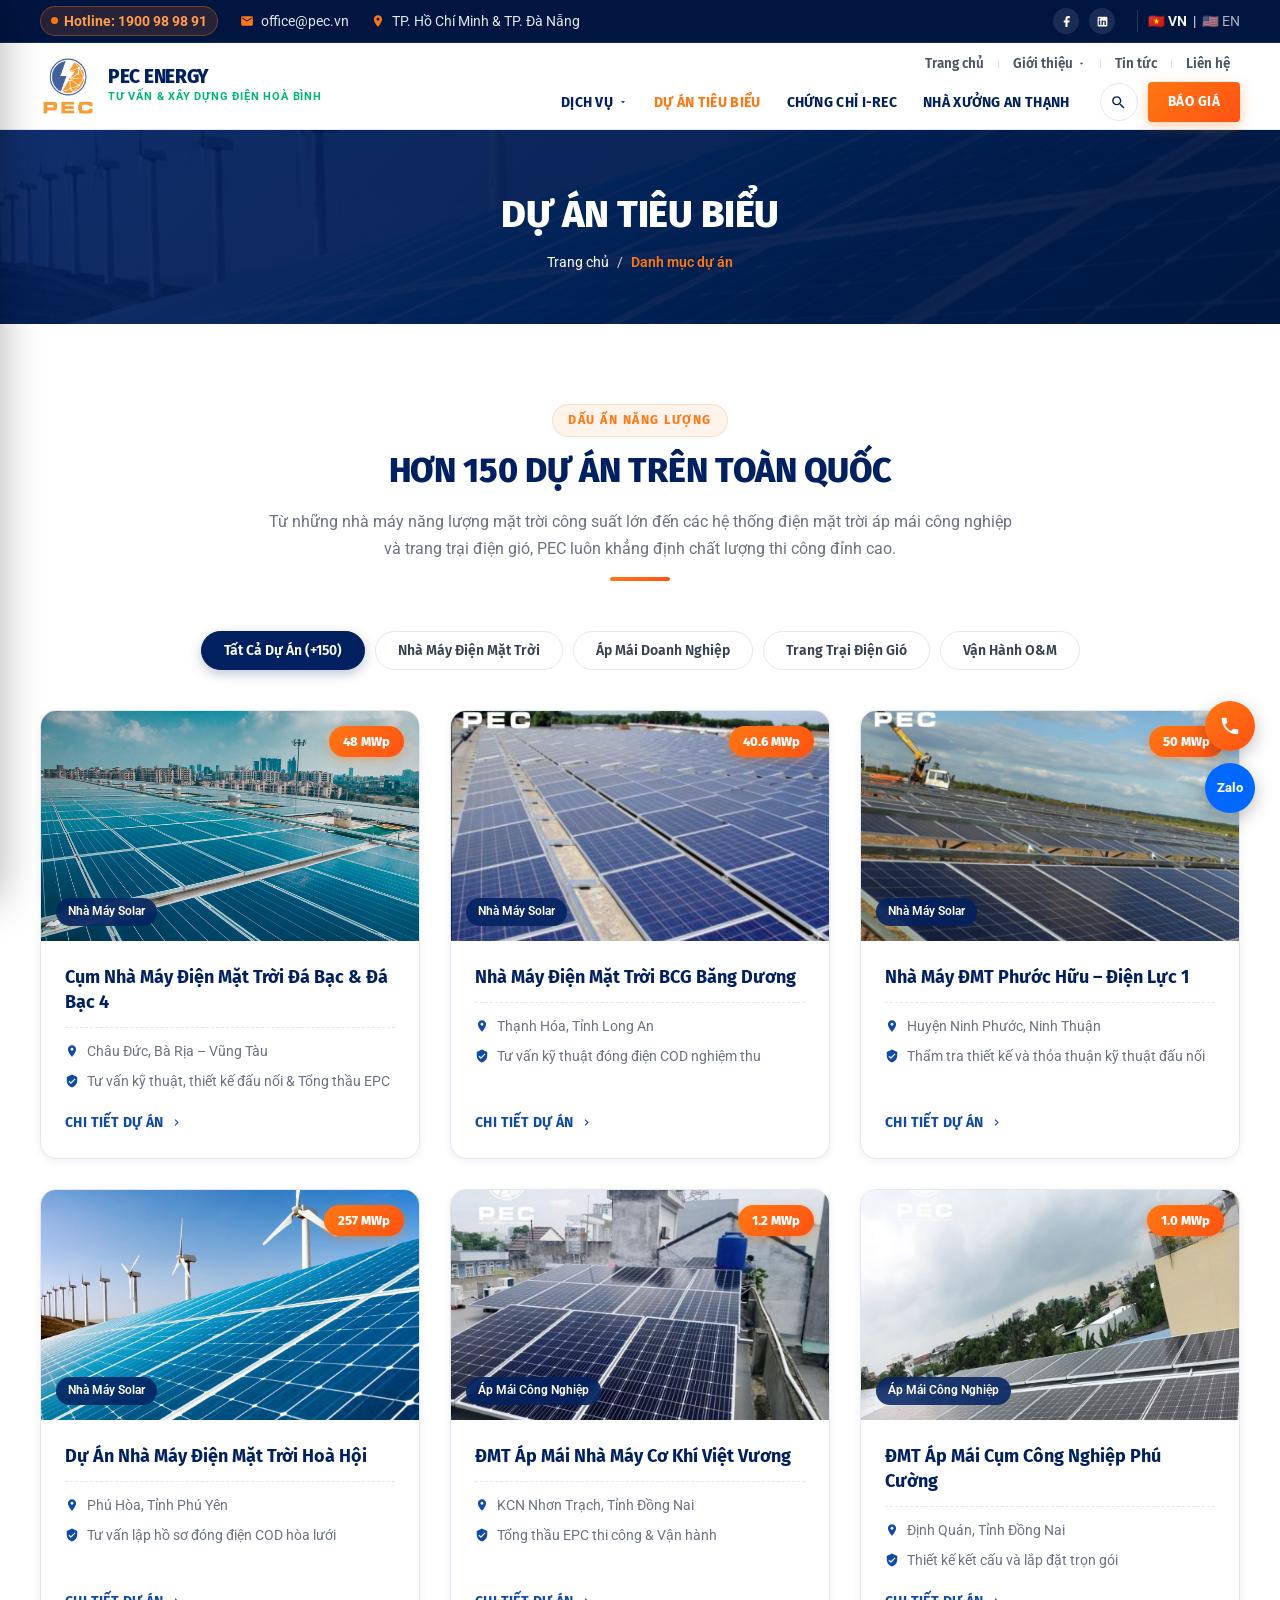
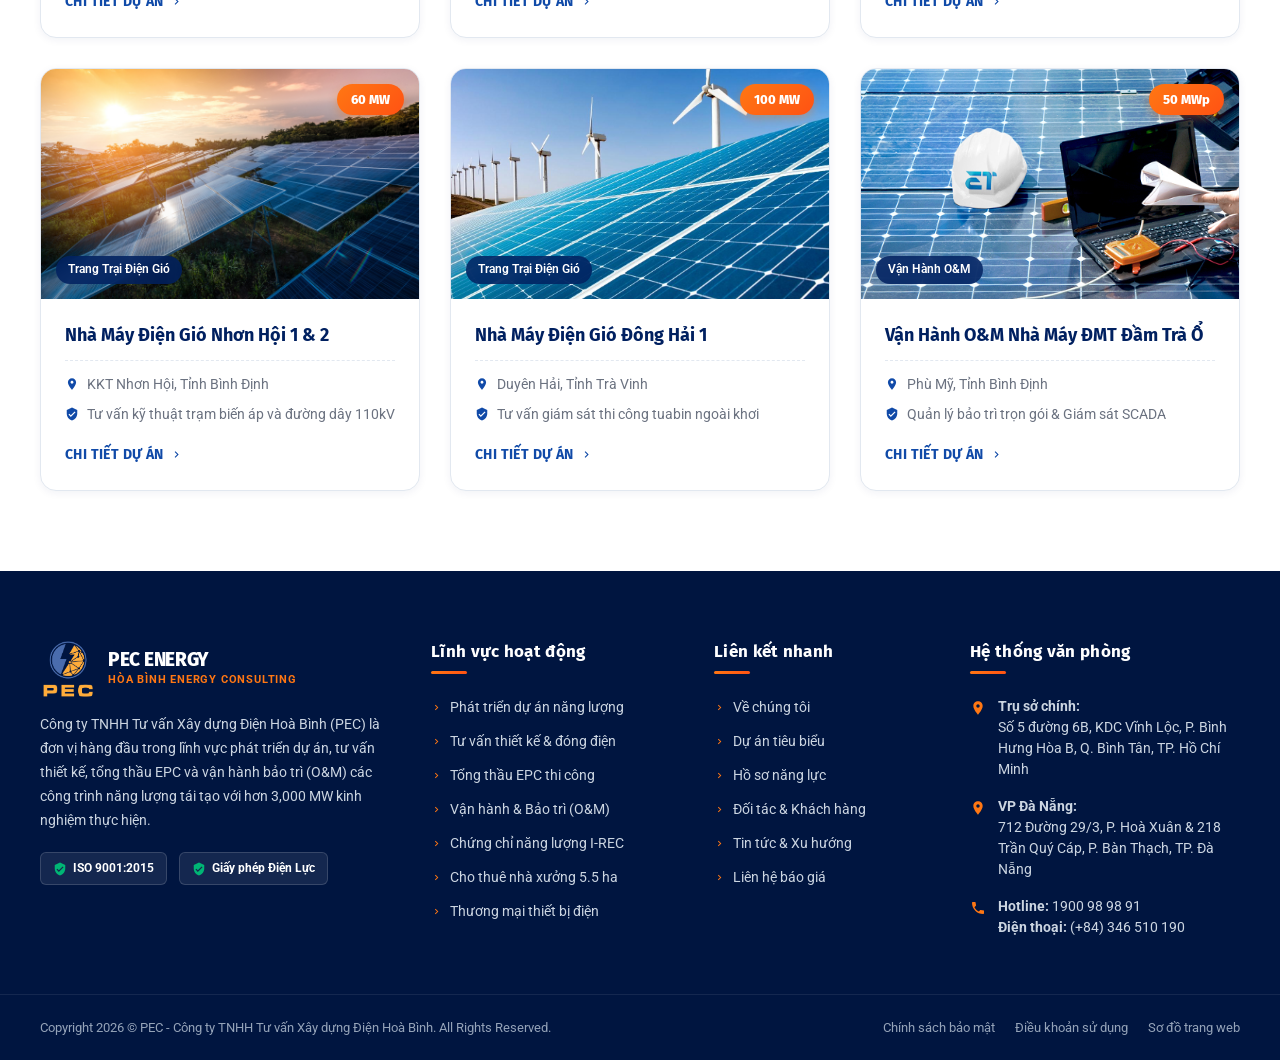
<file: du-an.html>
<!DOCTYPE html>
<html lang="vi">
<head>
  <meta charset="UTF-8">
  <meta name="viewport" content="width=device-width, initial-scale=1.0">
  <title>Dự Án Tiêu Biểu - Tổng Hợp Hơn 150 Dự Án Năng Lượng Tái Tạo | PEC Energy Consulting</title>
  <meta name="description" content="Khám phá hơn 150 dự án nhà máy điện mặt trời, điện gió và điện mặt trời áp mái công nghiệp quy mô lớn do PEC thực hiện trên toàn quốc.">
  <link rel="icon" href="images/logo.png" type="image/png">
  <link rel="stylesheet" href="css/style.css">
</head>
<body>

<!-- Top Bar -->
<div class="top-bar">
  <div class="container">
    <div class="top-bar-left">
      <div class="top-bar-item">
        <a href="tel:1900989891" class="top-hotline-badge">
          <span class="pulse-dot"></span>
          <span>Hotline: 1900 98 98 91</span>
        </a>
      </div>
      <div class="top-bar-item">
        <svg viewBox="0 0 24 24"><path d="M20 4H4c-1.1 0-1.99.9-1.99 2L2 18c0 1.1.9 2 2 2h16c1.1 0 2-.9 2-2V6c0-1.1-.9-2-2-2zm0 4l-8 5-8-5V6l8 5 8-5v2z"/></svg>
        <a href="mailto:office@pec.vn">office@pec.vn</a>
      </div>
      <div class="top-bar-item hide-on-mobile">
        <svg viewBox="0 0 24 24"><path d="M12 2C8.13 2 5 5.13 5 9c0 5.25 7 13 7 13s7-7.75 7-13c0-3.87-3.13-7-7-7zm0 9.5c-1.38 0-2.5-1.12-2.5-2.5s1.12-2.5 2.5-2.5 2.5 1.12 2.5 2.5-1.12 2.5-2.5 2.5z"/></svg>
        <span>TP. Hồ Chí Minh & TP. Đà Nẵng</span>
      </div>
    </div>
    <div class="top-bar-right">
      <div class="social-links">
        <a href="https://www.facebook.com/HoaBinhEnergyConsultingPEC/" target="_blank" rel="noreferrer" class="social-btn" title="Facebook">
          <svg viewBox="0 0 24 24"><path d="M18 2h-3a5 5 0 0 0-5 5v3H7v4h3v8h4v-8h3l1-4h-4V7a1 1 0 0 1 1-1h3z"/></svg>
        </a>
        <a href="https://www.linkedin.com/company/hoa-binh-energy-consulting/" target="_blank" rel="noreferrer" class="social-btn" title="LinkedIn">
          <svg viewBox="0 0 24 24"><path d="M19 3a2 2 0 0 1 2 2v14a2 2 0 0 1-2 2H5a2 2 0 0 1-2-2V5a2 2 0 0 1 2-2h14m-.5 15.5v-5.3a3.26 3.26 0 0 0-3.26-3.26c-.85 0-1.84.52-2.28 1.3v-1.11h-2.79v8.37h2.79v-4.93c0-.77.62-1.4 1.39-1.4a1.4 1.4 0 0 1 1.4 1.4v4.93h2.75M6.46 8.76a1.64 1.64 0 1 0 0-3.28 1.64 1.64 0 0 0 0 3.28m1.4 9.74v-8.37H5.06v8.37h2.8z"/></svg>
        </a>
      </div>
      <div class="lang-switch">
        <a href="#" class="active" title="Tiếng Việt">🇻🇳 VN</a>
        <span>|</span>
        <a href="#" title="English">🇺🇸 EN</a>
      </div>
    </div>
  </div>
</div>

<!-- Main Sticky Header -->
<header class="main-header">
  <div class="container header-container">
    <a href="index.html" class="site-logo">
      <img src="images/logo.png" alt="PEC Energy Consulting" width="60" height="64">
      <div class="logo-text-group">
        <span class="logo-title">PEC ENERGY</span>
        <span class="logo-subtitle">Tư Vấn & Xây Dựng Điện Hoà Bình</span>
      </div>
    </a>

    <!-- Desktop 2-Tier Navigation -->
    <div class="header-nav-wrapper">
      <!-- Menu 1 (Hàng trên): Trang chủ, Giới thiệu, Tin tức, Liên hệ -->
      <div class="header-top-row">
        <nav class="menu-top" aria-label="Menu phụ">
          <div class="menu-top-item ">
            <a href="index.html" class="menu-top-link">Trang chủ</a>
          </div>
          <span class="menu-top-sep">|</span>
          <div class="menu-top-item has-dropdown ">
            <a href="gioi-thieu.html" class="menu-top-link">
              Giới thiệu
              <svg class="arrow-down" viewBox="0 0 24 24"><path d="M7 10l5 5 5-5z"/></svg>
            </a>
            <div class="dropdown-menu">
              <div class="dropdown-item"><a href="gioi-thieu.html#tong-quan" class="dropdown-link">Tổng quan công ty</a></div>
              <div class="dropdown-item"><a href="gioi-thieu.html#thu-ngo" class="dropdown-link">Thư ngỏ Ban Giám Đốc</a></div>
              <div class="dropdown-item"><a href="chung-chi-nang-luc.html" class="dropdown-link">Chứng chỉ & Hồ sơ năng lực</a></div>
              <div class="dropdown-item"><a href="doi-tac.html" class="dropdown-link">Khách hàng & Đối tác</a></div>
            </div>
          </div>
          <span class="menu-top-sep">|</span>
          <div class="menu-top-item ">
            <a href="tin-tuc.html" class="menu-top-link">Tin tức</a>
          </div>
          <span class="menu-top-sep">|</span>
          <div class="menu-top-item ">
            <a href="lien-he.html" class="menu-top-link">Liên hệ</a>
          </div>
        </nav>
      </div>

      <!-- Menu 2 (Hàng dưới): Các mục còn lại + Search + Báo giá -->
      <div class="header-main-row">
        <nav class="nav-menu" aria-label="Menu chính">
          <div class="nav-item ">
            <a href="dich-vu.html" class="nav-link">
              Dịch vụ
              <svg class="arrow-down" viewBox="0 0 24 24"><path d="M7 10l5 5 5-5z"/></svg>
            </a>
            <div class="dropdown-menu">
              <div class="dropdown-item"><a href="dich-vu.html#phat-trien" class="dropdown-link">Phát triển dự án năng lượng</a></div>
              <div class="dropdown-item"><a href="dich-vu.html#tu-van" class="dropdown-link">Tư vấn kỹ thuật & thiết kế</a></div>
              <div class="dropdown-item"><a href="dich-vu.html#thi-cong" class="dropdown-link">Thi công xây dựng EPC</a></div>
              <div class="dropdown-item"><a href="dich-vu-chi-tiet.html" class="dropdown-link">Vận hành & Bảo trì (O&M)</a></div>
              <div class="dropdown-item"><a href="i-rec.html" class="dropdown-link">Chứng chỉ xanh I-REC</a></div>
              <div class="dropdown-item"><a href="cho-thue-nha-xuong.html" class="dropdown-link">Cho thuê nhà xưởng Tam Anh</a></div>
              <div class="dropdown-item"><a href="dich-vu.html#thuong-mai" class="dropdown-link">Thương mại thiết bị điện</a></div>
            </div>
          </div>

          <div class="nav-item active">
            <a href="du-an.html" class="nav-link">Dự án tiêu biểu</a>
          </div>

          <div class="nav-item ">
            <a href="i-rec.html" class="nav-link">Chứng chỉ I-REC</a>
          </div>

          <div class="nav-item ">
            <a href="cho-thue-nha-xuong.html" class="nav-link">Nhà xưởng An Thạnh</a>
          </div>
        </nav>

        <!-- Header Actions -->
        <div class="header-actions">
          <button class="search-toggle-btn" title="Tìm kiếm" aria-label="Tìm kiếm">
            <svg viewBox="0 0 24 24"><path d="M15.5 14h-.79l-.28-.27A6.471 6.471 0 0 0 16 9.5 6.5 6.5 0 1 0 9.5 16c1.61 0 3.09-.59 4.23-1.57l.27.28v.79l5 4.99L20.49 19l-4.99-5zm-6 0C7.01 14 5 11.99 5 9.5S7.01 5 9.5 5 14 7.01 14 9.5 11.99 14 9.5 14z"/></svg>
          </button>
          <a href="#quote" class="btn btn-accent open-quote-modal header-quote-btn">Báo Giá</a>
        </div>
      </div>
    </div>

    <!-- Mobile Header Actions (Visible only on mobile/tablet) -->
    <div class="mobile-header-actions">
      <button class="search-toggle-btn" title="Tìm kiếm" aria-label="Tìm kiếm">
        <svg viewBox="0 0 24 24"><path d="M15.5 14h-.79l-.28-.27A6.471 6.471 0 0 0 16 9.5 6.5 6.5 0 1 0 9.5 16c1.61 0 3.09-.59 4.23-1.57l.27.28v.79l5 4.99L20.49 19l-4.99-5zm-6 0C7.01 14 5 11.99 5 9.5S7.01 5 9.5 5 14 7.01 14 9.5 11.99 14 9.5 14z"/></svg>
      </button>
      <button class="mobile-toggle-btn" aria-label="Mở menu">
        <span></span><span></span><span></span>
      </button>
    </div>
  </div>
</header>

<!-- Mobile Navigation Drawer -->
<div class="drawer-overlay"></div>
<aside class="mobile-nav-drawer">
  <div class="mobile-drawer-header">
    <a href="index.html" class="site-logo">
      <img src="images/logo.png" alt="PEC Energy" width="46" height="48">
      <span class="logo-title" style="font-size:16px;">PEC ENERGY</span>
    </a>
    <button class="close-drawer-btn" style="background:none;border:none;font-size:26px;cursor:pointer;">&times;</button>
  </div>
  <div class="mobile-drawer-body">
    <ul>
      <li><a href="index.html">Trang chủ</a></li>
      <li><a href="gioi-thieu.html">Giới thiệu công ty</a></li>
      <li><a href="chung-chi-nang-luc.html">Chứng chỉ & Hồ sơ năng lực</a></li>
      <li><a href="doi-tac.html">Khách hàng & Đối tác</a></li>
      <li><a href="dich-vu.html">Sản phẩm & Dịch vụ</a></li>
      <li><a href="dich-vu-chi-tiet.html">Vận hành & Bảo trì (O&M)</a></li>
      <li><a href="du-an.html">Dự án tiêu biểu</a></li>
      <li><a href="i-rec.html">Chứng chỉ I-REC</a></li>
      <li><a href="cho-thue-nha-xuong.html">Cho thuê nhà xưởng</a></li>
      <li><a href="tin-tuc.html">Tin tức & Sự kiện</a></li>
      <li><a href="lien-he.html">Liên hệ tư vấn</a></li>
    </ul>
  </div>
  <div class="mobile-drawer-footer">
    <a href="tel:1900989891" class="btn btn-accent" style="width:100%;margin-bottom:10px;">Hotline: 1900 98 98 91</a>
    <p style="font-size:12.5px;color:var(--vp-text-light);text-align:center;">Email: office@pec.vn</p>
  </div>
</aside>


<!-- Page Header Banner -->
<section class="page-header">
  <div class="container">
    <h1 class="page-title">DỰ ÁN TIÊU BIỂU</h1>
    <div class="breadcrumbs">
      <a href="index.html">Trang chủ</a>
      <span>/</span>
      <span class="current">Danh mục dự án</span>
    </div>
  </div>
</section>

<!-- Filterable Projects Section (Vu Phong Style) -->
<section class="section">
  <div class="container">
    <div class="section-header">
      <span class="section-subtitle-badge">Dấu Ấn Năng Lượng</span>
      <h2 class="section-title">HƠN 150 DỰ ÁN TRÊN TOÀN QUỐC</h2>
      <p class="section-desc">Từ những nhà máy năng lượng mặt trời công suất lớn đến các hệ thống điện mặt trời áp mái công nghiệp và trang trại điện gió, PEC luôn khẳng định chất lượng thi công đỉnh cao.</p>
      <div class="section-title-line"></div>
    </div>

    <!-- Filter Buttons (Vu Phong Style) -->
    <div class="project-tabs">
      <button class="tab-btn active" data-filter="all">Tất Cả Dự Án (+150)</button>
      <button class="tab-btn" data-filter="farm">Nhà Máy Điện Mặt Trời</button>
      <button class="tab-btn" data-filter="rooftop">Áp Mái Doanh Nghiệp</button>
      <button class="tab-btn" data-filter="wind">Trang Trại Điện Gió</button>
      <button class="tab-btn" data-filter="om">Vận Hành O&M</button>
    </div>

    <div class="projects-grid">
      <!-- Project 1 -->
      <div class="project-card" data-category="farm">
        <div class="project-media">
          <img src="images/hero-bg1.jpg" alt="Cụm nhà máy điện mặt trời Đá Bạc">
          <span class="project-capacity-badge">48 MWp</span>
          <span class="project-category-tag">Nhà Máy Solar</span>
        </div>
        <div class="project-body">
          <h3 class="project-title"><a href="du-an-chi-tiet.html">Cụm Nhà Máy Điện Mặt Trời Đá Bạc & Đá Bạc 4</a></h3>
          <div class="project-meta">
            <div class="project-meta-item">
              <svg viewBox="0 0 24 24"><path d="M12 2C8.13 2 5 5.13 5 9c0 5.25 7 13 7 13s7-7.75 7-13c0-3.87-3.13-7-7-7zm0 9.5c-1.38 0-2.5-1.12-2.5-2.5s1.12-2.5 2.5-2.5 2.5 1.12 2.5 2.5-1.12 2.5-2.5 2.5z"/></svg>
              <span>Châu Đức, Bà Rịa – Vũng Tàu</span>
            </div>
            <div class="project-meta-item">
              <svg viewBox="0 0 24 24"><path d="M12 1L3 5v6c0 5.55 3.84 10.74 9 12 5.16-1.26 9-6.45 9-12V5l-9-4zm-2 16l-4-4 1.41-1.41L10 14.17l6.59-6.59L18 9l-8 8z"/></svg>
              <span>Tư vấn kỹ thuật, thiết kế đấu nối & Tổng thầu EPC</span>
            </div>
          </div>
          <a href="du-an-chi-tiet.html" class="service-link">
            <span>Chi tiết dự án</span>
            <svg viewBox="0 0 24 24"><path d="M8.59 16.59L13.17 12 8.59 7.41 10 6l6 6-6 6-1.41-1.41z"/></svg>
          </a>
        </div>
      </div>

      <!-- Project 2 -->
      <div class="project-card" data-category="farm">
        <div class="project-media">
          <img src="images/proj-bcg.png" alt="Nhà máy điện mặt trời BCG Băng Dương">
          <span class="project-capacity-badge">40.6 MWp</span>
          <span class="project-category-tag">Nhà Máy Solar</span>
        </div>
        <div class="project-body">
          <h3 class="project-title"><a href="du-an-chi-tiet.html">Nhà Máy Điện Mặt Trời BCG Băng Dương</a></h3>
          <div class="project-meta">
            <div class="project-meta-item">
              <svg viewBox="0 0 24 24"><path d="M12 2C8.13 2 5 5.13 5 9c0 5.25 7 13 7 13s7-7.75 7-13c0-3.87-3.13-7-7-7zm0 9.5c-1.38 0-2.5-1.12-2.5-2.5s1.12-2.5 2.5-2.5 2.5 1.12 2.5 2.5-1.12 2.5-2.5 2.5z"/></svg>
              <span>Thạnh Hóa, Tỉnh Long An</span>
            </div>
            <div class="project-meta-item">
              <svg viewBox="0 0 24 24"><path d="M12 1L3 5v6c0 5.55 3.84 10.74 9 12 5.16-1.26 9-6.45 9-12V5l-9-4zm-2 16l-4-4 1.41-1.41L10 14.17l6.59-6.59L18 9l-8 8z"/></svg>
              <span>Tư vấn kỹ thuật đóng điện COD nghiệm thu</span>
            </div>
          </div>
          <a href="du-an-chi-tiet.html" class="service-link">
            <span>Chi tiết dự án</span>
            <svg viewBox="0 0 24 24"><path d="M8.59 16.59L13.17 12 8.59 7.41 10 6l6 6-6 6-1.41-1.41z"/></svg>
          </a>
        </div>
      </div>

      <!-- Project 3 -->
      <div class="project-card" data-category="farm">
        <div class="project-media">
          <img src="images/proj-phuochuu.png" alt="Nhà máy điện mặt trời Phước Hữu - Điện Lực 1">
          <span class="project-capacity-badge">50 MWp</span>
          <span class="project-category-tag">Nhà Máy Solar</span>
        </div>
        <div class="project-body">
          <h3 class="project-title"><a href="du-an-chi-tiet.html">Nhà Máy ĐMT Phước Hữu – Điện Lực 1</a></h3>
          <div class="project-meta">
            <div class="project-meta-item">
              <svg viewBox="0 0 24 24"><path d="M12 2C8.13 2 5 5.13 5 9c0 5.25 7 13 7 13s7-7.75 7-13c0-3.87-3.13-7-7-7zm0 9.5c-1.38 0-2.5-1.12-2.5-2.5s1.12-2.5 2.5-2.5 2.5 1.12 2.5 2.5-1.12 2.5-2.5 2.5z"/></svg>
              <span>Huyện Ninh Phước, Ninh Thuận</span>
            </div>
            <div class="project-meta-item">
              <svg viewBox="0 0 24 24"><path d="M12 1L3 5v6c0 5.55 3.84 10.74 9 12 5.16-1.26 9-6.45 9-12V5l-9-4zm-2 16l-4-4 1.41-1.41L10 14.17l6.59-6.59L18 9l-8 8z"/></svg>
              <span>Thẩm tra thiết kế và thỏa thuận kỹ thuật đấu nối</span>
            </div>
          </div>
          <a href="du-an-chi-tiet.html" class="service-link">
            <span>Chi tiết dự án</span>
            <svg viewBox="0 0 24 24"><path d="M8.59 16.59L13.17 12 8.59 7.41 10 6l6 6-6 6-1.41-1.41z"/></svg>
          </a>
        </div>
      </div>

      <!-- Project 4 -->
      <div class="project-card" data-category="farm">
        <div class="project-media">
          <img src="images/project-banner.jpg" alt="Nhà máy điện mặt trời Hoà Hội">
          <span class="project-capacity-badge">257 MWp</span>
          <span class="project-category-tag">Nhà Máy Solar</span>
        </div>
        <div class="project-body">
          <h3 class="project-title"><a href="du-an-chi-tiet.html">Dự Án Nhà Máy Điện Mặt Trời Hoà Hội</a></h3>
          <div class="project-meta">
            <div class="project-meta-item">
              <svg viewBox="0 0 24 24"><path d="M12 2C8.13 2 5 5.13 5 9c0 5.25 7 13 7 13s7-7.75 7-13c0-3.87-3.13-7-7-7zm0 9.5c-1.38 0-2.5-1.12-2.5-2.5s1.12-2.5 2.5-2.5 2.5 1.12 2.5 2.5-1.12 2.5-2.5 2.5z"/></svg>
              <span>Phú Hòa, Tỉnh Phú Yên</span>
            </div>
            <div class="project-meta-item">
              <svg viewBox="0 0 24 24"><path d="M12 1L3 5v6c0 5.55 3.84 10.74 9 12 5.16-1.26 9-6.45 9-12V5l-9-4zm-2 16l-4-4 1.41-1.41L10 14.17l6.59-6.59L18 9l-8 8z"/></svg>
              <span>Tư vấn lập hồ sơ đóng điện COD hòa lưới</span>
            </div>
          </div>
          <a href="du-an-chi-tiet.html" class="service-link">
            <span>Chi tiết dự án</span>
            <svg viewBox="0 0 24 24"><path d="M8.59 16.59L13.17 12 8.59 7.41 10 6l6 6-6 6-1.41-1.41z"/></svg>
          </a>
        </div>
      </div>

      <!-- Project 5 -->
      <div class="project-card" data-category="rooftop">
        <div class="project-media">
          <img src="images/proj-apmai-longan.jpg" alt="Hệ thống điện mặt trời áp mái Nhà máy Việt Vương">
          <span class="project-capacity-badge">1.2 MWp</span>
          <span class="project-category-tag">Áp Mái Công Nghiệp</span>
        </div>
        <div class="project-body">
          <h3 class="project-title"><a href="du-an-chi-tiet.html">ĐMT Áp Mái Nhà Máy Cơ Khí Việt Vương</a></h3>
          <div class="project-meta">
            <div class="project-meta-item">
              <svg viewBox="0 0 24 24"><path d="M12 2C8.13 2 5 5.13 5 9c0 5.25 7 13 7 13s7-7.75 7-13c0-3.87-3.13-7-7-7zm0 9.5c-1.38 0-2.5-1.12-2.5-2.5s1.12-2.5 2.5-2.5 2.5 1.12 2.5 2.5-1.12 2.5-2.5 2.5z"/></svg>
              <span>KCN Nhơn Trạch, Tỉnh Đồng Nai</span>
            </div>
            <div class="project-meta-item">
              <svg viewBox="0 0 24 24"><path d="M12 1L3 5v6c0 5.55 3.84 10.74 9 12 5.16-1.26 9-6.45 9-12V5l-9-4zm-2 16l-4-4 1.41-1.41L10 14.17l6.59-6.59L18 9l-8 8z"/></svg>
              <span>Tổng thầu EPC thi công & Vận hành</span>
            </div>
          </div>
          <a href="du-an-chi-tiet.html" class="service-link">
            <span>Chi tiết dự án</span>
            <svg viewBox="0 0 24 24"><path d="M8.59 16.59L13.17 12 8.59 7.41 10 6l6 6-6 6-1.41-1.41z"/></svg>
          </a>
        </div>
      </div>

      <!-- Project 6 -->
      <div class="project-card" data-category="rooftop">
        <div class="project-media">
          <img src="images/proj-apmai-baclieu.jpg" alt="Điện mặt trời áp mái Cụm CN Phú Cường">
          <span class="project-capacity-badge">1.0 MWp</span>
          <span class="project-category-tag">Áp Mái Công Nghiệp</span>
        </div>
        <div class="project-body">
          <h3 class="project-title"><a href="du-an-chi-tiet.html">ĐMT Áp Mái Cụm Công Nghiệp Phú Cường</a></h3>
          <div class="project-meta">
            <div class="project-meta-item">
              <svg viewBox="0 0 24 24"><path d="M12 2C8.13 2 5 5.13 5 9c0 5.25 7 13 7 13s7-7.75 7-13c0-3.87-3.13-7-7-7zm0 9.5c-1.38 0-2.5-1.12-2.5-2.5s1.12-2.5 2.5-2.5 2.5 1.12 2.5 2.5-1.12 2.5-2.5 2.5z"/></svg>
              <span>Định Quán, Tỉnh Đồng Nai</span>
            </div>
            <div class="project-meta-item">
              <svg viewBox="0 0 24 24"><path d="M12 1L3 5v6c0 5.55 3.84 10.74 9 12 5.16-1.26 9-6.45 9-12V5l-9-4zm-2 16l-4-4 1.41-1.41L10 14.17l6.59-6.59L18 9l-8 8z"/></svg>
              <span>Thiết kế kết cấu và lắp đặt trọn gói</span>
            </div>
          </div>
          <a href="du-an-chi-tiet.html" class="service-link">
            <span>Chi tiết dự án</span>
            <svg viewBox="0 0 24 24"><path d="M8.59 16.59L13.17 12 8.59 7.41 10 6l6 6-6 6-1.41-1.41z"/></svg>
          </a>
        </div>
      </div>

      <!-- Project 7 -->
      <div class="project-card" data-category="wind">
        <div class="project-media">
          <img src="images/hero-bg2.jpg" alt="Nhà máy điện gió Nhơn Hội 1 và 2">
          <span class="project-capacity-badge">60 MW</span>
          <span class="project-category-tag">Trang Trại Điện Gió</span>
        </div>
        <div class="project-body">
          <h3 class="project-title"><a href="du-an-chi-tiet.html">Nhà Máy Điện Gió Nhơn Hội 1 & 2</a></h3>
          <div class="project-meta">
            <div class="project-meta-item">
              <svg viewBox="0 0 24 24"><path d="M12 2C8.13 2 5 5.13 5 9c0 5.25 7 13 7 13s7-7.75 7-13c0-3.87-3.13-7-7-7zm0 9.5c-1.38 0-2.5-1.12-2.5-2.5s1.12-2.5 2.5-2.5 2.5 1.12 2.5 2.5-1.12 2.5-2.5 2.5z"/></svg>
              <span>KKT Nhơn Hội, Tỉnh Bình Định</span>
            </div>
            <div class="project-meta-item">
              <svg viewBox="0 0 24 24"><path d="M12 1L3 5v6c0 5.55 3.84 10.74 9 12 5.16-1.26 9-6.45 9-12V5l-9-4zm-2 16l-4-4 1.41-1.41L10 14.17l6.59-6.59L18 9l-8 8z"/></svg>
              <span>Tư vấn kỹ thuật trạm biến áp và đường dây 110kV</span>
            </div>
          </div>
          <a href="du-an-chi-tiet.html" class="service-link">
            <span>Chi tiết dự án</span>
            <svg viewBox="0 0 24 24"><path d="M8.59 16.59L13.17 12 8.59 7.41 10 6l6 6-6 6-1.41-1.41z"/></svg>
          </a>
        </div>
      </div>

      <!-- Project 8 -->
      <div class="project-card" data-category="wind">
        <div class="project-media">
          <img src="images/project-banner.jpg" alt="Nhà máy điện gió Đông Hải 1">
          <span class="project-capacity-badge">100 MW</span>
          <span class="project-category-tag">Trang Trại Điện Gió</span>
        </div>
        <div class="project-body">
          <h3 class="project-title"><a href="du-an-chi-tiet.html">Nhà Máy Điện Gió Đông Hải 1</a></h3>
          <div class="project-meta">
            <div class="project-meta-item">
              <svg viewBox="0 0 24 24"><path d="M12 2C8.13 2 5 5.13 5 9c0 5.25 7 13 7 13s7-7.75 7-13c0-3.87-3.13-7-7-7zm0 9.5c-1.38 0-2.5-1.12-2.5-2.5s1.12-2.5 2.5-2.5 2.5 1.12 2.5 2.5-1.12 2.5-2.5 2.5z"/></svg>
              <span>Duyên Hải, Tỉnh Trà Vinh</span>
            </div>
            <div class="project-meta-item">
              <svg viewBox="0 0 24 24"><path d="M12 1L3 5v6c0 5.55 3.84 10.74 9 12 5.16-1.26 9-6.45 9-12V5l-9-4zm-2 16l-4-4 1.41-1.41L10 14.17l6.59-6.59L18 9l-8 8z"/></svg>
              <span>Tư vấn giám sát thi công tuabin ngoài khơi</span>
            </div>
          </div>
          <a href="du-an-chi-tiet.html" class="service-link">
            <span>Chi tiết dự án</span>
            <svg viewBox="0 0 24 24"><path d="M8.59 16.59L13.17 12 8.59 7.41 10 6l6 6-6 6-1.41-1.41z"/></svg>
          </a>
        </div>
      </div>

      <!-- Project 9 -->
      <div class="project-card" data-category="om">
        <div class="project-media">
          <img src="images/proj-om.jpg" alt="Vận hành bảo trì Nhà máy điện mặt trời Đầm Trà Ổ">
          <span class="project-capacity-badge">50 MWp</span>
          <span class="project-category-tag">Vận Hành O&M</span>
        </div>
        <div class="project-body">
          <h3 class="project-title"><a href="du-an-chi-tiet.html">Vận Hành O&M Nhà Máy ĐMT Đầm Trà Ổ</a></h3>
          <div class="project-meta">
            <div class="project-meta-item">
              <svg viewBox="0 0 24 24"><path d="M12 2C8.13 2 5 5.13 5 9c0 5.25 7 13 7 13s7-7.75 7-13c0-3.87-3.13-7-7-7zm0 9.5c-1.38 0-2.5-1.12-2.5-2.5s1.12-2.5 2.5-2.5 2.5 1.12 2.5 2.5-1.12 2.5-2.5 2.5z"/></svg>
              <span>Phù Mỹ, Tỉnh Bình Định</span>
            </div>
            <div class="project-meta-item">
              <svg viewBox="0 0 24 24"><path d="M12 1L3 5v6c0 5.55 3.84 10.74 9 12 5.16-1.26 9-6.45 9-12V5l-9-4zm-2 16l-4-4 1.41-1.41L10 14.17l6.59-6.59L18 9l-8 8z"/></svg>
              <span>Quản lý bảo trì trọn gói & Giám sát SCADA</span>
            </div>
          </div>
          <a href="du-an-chi-tiet.html" class="service-link">
            <span>Chi tiết dự án</span>
            <svg viewBox="0 0 24 24"><path d="M8.59 16.59L13.17 12 8.59 7.41 10 6l6 6-6 6-1.41-1.41z"/></svg>
          </a>
        </div>
      </div>
    </div>
  </div>
</section>


<!-- Footer Section (Vu Phong Corporate Energy style) -->
<footer class="site-footer">
  <div class="footer-top">
    <div class="container footer-grid">
      <!-- Col 1: About PEC -->
      <div class="footer-col footer-about">
        <a href="index.html" class="site-logo" style="margin-bottom:16px;display:inline-flex;">
          <img src="images/logo.png" alt="PEC Energy Consulting" width="55" height="60" style="filter:brightness(1.1);">
          <div class="logo-text-group">
            <span class="logo-title" style="color:#ffffff;">PEC ENERGY</span>
            <span class="logo-subtitle" style="color:var(--vp-accent);">Hòa Bình Energy Consulting</span>
          </div>
        </a>
        <p>Công ty TNHH Tư vấn Xây dựng Điện Hoà Bình (PEC) là đơn vị hàng đầu trong lĩnh vực phát triển dự án, tư vấn thiết kế, tổng thầu EPC và vận hành bảo trì (O&M) các công trình năng lượng tái tạo với hơn 3,000 MW kinh nghiệm thực hiện.</p>
        <div class="cert-badges">
          <div class="cert-badge-item">
            <svg viewBox="0 0 24 24"><path d="M12 1L3 5v6c0 5.55 3.84 10.74 9 12 5.16-1.26 9-6.45 9-12V5l-9-4zm-2 16l-4-4 1.41-1.41L10 14.17l6.59-6.59L18 9l-8 8z"/></svg>
            <span>ISO 9001:2015</span>
          </div>
          <div class="cert-badge-item">
            <svg viewBox="0 0 24 24"><path d="M12 1L3 5v6c0 5.55 3.84 10.74 9 12 5.16-1.26 9-6.45 9-12V5l-9-4zm-2 16l-4-4 1.41-1.41L10 14.17l6.59-6.59L18 9l-8 8z"/></svg>
            <span>Giấy phép Điện Lực</span>
          </div>
        </div>
      </div>

      <!-- Col 2: Services -->
      <div class="footer-col">
        <h4 class="footer-heading">Lĩnh vực hoạt động</h4>
        <ul class="footer-links">
          <li><a href="dich-vu.html#phat-trien"><svg viewBox="0 0 24 24"><path d="M8.59 16.59L13.17 12 8.59 7.41 10 6l6 6-6 6-1.41-1.41z"/></svg>Phát triển dự án năng lượng</a></li>
          <li><a href="dich-vu.html#tu-van"><svg viewBox="0 0 24 24"><path d="M8.59 16.59L13.17 12 8.59 7.41 10 6l6 6-6 6-1.41-1.41z"/></svg>Tư vấn thiết kế & đóng điện</a></li>
          <li><a href="dich-vu.html#thi-cong"><svg viewBox="0 0 24 24"><path d="M8.59 16.59L13.17 12 8.59 7.41 10 6l6 6-6 6-1.41-1.41z"/></svg>Tổng thầu EPC thi công</a></li>
          <li><a href="dich-vu-chi-tiet.html"><svg viewBox="0 0 24 24"><path d="M8.59 16.59L13.17 12 8.59 7.41 10 6l6 6-6 6-1.41-1.41z"/></svg>Vận hành & Bảo trì (O&M)</a></li>
          <li><a href="i-rec.html"><svg viewBox="0 0 24 24"><path d="M8.59 16.59L13.17 12 8.59 7.41 10 6l6 6-6 6-1.41-1.41z"/></svg>Chứng chỉ năng lượng I-REC</a></li>
          <li><a href="cho-thue-nha-xuong.html"><svg viewBox="0 0 24 24"><path d="M8.59 16.59L13.17 12 8.59 7.41 10 6l6 6-6 6-1.41-1.41z"/></svg>Cho thuê nhà xưởng 5.5 ha</a></li>
          <li><a href="dich-vu.html#thuong-mai"><svg viewBox="0 0 24 24"><path d="M8.59 16.59L13.17 12 8.59 7.41 10 6l6 6-6 6-1.41-1.41z"/></svg>Thương mại thiết bị điện</a></li>
        </ul>
      </div>

      <!-- Col 3: Quick Links -->
      <div class="footer-col">
        <h4 class="footer-heading">Liên kết nhanh</h4>
        <ul class="footer-links">
          <li><a href="gioi-thieu.html"><svg viewBox="0 0 24 24"><path d="M8.59 16.59L13.17 12 8.59 7.41 10 6l6 6-6 6-1.41-1.41z"/></svg>Về chúng tôi</a></li>
          <li><a href="du-an.html"><svg viewBox="0 0 24 24"><path d="M8.59 16.59L13.17 12 8.59 7.41 10 6l6 6-6 6-1.41-1.41z"/></svg>Dự án tiêu biểu</a></li>
          <li><a href="chung-chi-nang-luc.html"><svg viewBox="0 0 24 24"><path d="M8.59 16.59L13.17 12 8.59 7.41 10 6l6 6-6 6-1.41-1.41z"/></svg>Hồ sơ năng lực</a></li>
          <li><a href="doi-tac.html"><svg viewBox="0 0 24 24"><path d="M8.59 16.59L13.17 12 8.59 7.41 10 6l6 6-6 6-1.41-1.41z"/></svg>Đối tác & Khách hàng</a></li>
          <li><a href="tin-tuc.html"><svg viewBox="0 0 24 24"><path d="M8.59 16.59L13.17 12 8.59 7.41 10 6l6 6-6 6-1.41-1.41z"/></svg>Tin tức & Xu hướng</a></li>
          <li><a href="lien-he.html"><svg viewBox="0 0 24 24"><path d="M8.59 16.59L13.17 12 8.59 7.41 10 6l6 6-6 6-1.41-1.41z"/></svg>Liên hệ báo giá</a></li>
        </ul>
      </div>

      <!-- Col 4: Contact & Office Info -->
      <div class="footer-col footer-newsletter">
        <h4 class="footer-heading">Hệ thống văn phòng</h4>
        <div class="footer-contact-item">
          <svg viewBox="0 0 24 24"><path d="M12 2C8.13 2 5 5.13 5 9c0 5.25 7 13 7 13s7-7.75 7-13c0-3.87-3.13-7-7-7zm0 9.5c-1.38 0-2.5-1.12-2.5-2.5s1.12-2.5 2.5-2.5 2.5 1.12 2.5 2.5-1.12 2.5-2.5 2.5z"/></svg>
          <div>
            <strong>Trụ sở chính:</strong><br>
            Số 5 đường 6B, KDC Vĩnh Lộc, P. Bình Hưng Hòa B, Q. Bình Tân, TP. Hồ Chí Minh
          </div>
        </div>
        <div class="footer-contact-item">
          <svg viewBox="0 0 24 24"><path d="M12 2C8.13 2 5 5.13 5 9c0 5.25 7 13 7 13s7-7.75 7-13c0-3.87-3.13-7-7-7zm0 9.5c-1.38 0-2.5-1.12-2.5-2.5s1.12-2.5 2.5-2.5 2.5 1.12 2.5 2.5-1.12 2.5-2.5 2.5z"/></svg>
          <div>
            <strong>VP Đà Nẵng:</strong><br>
            712 Đường 29/3, P. Hoà Xuân & 218 Trần Quý Cáp, P. Bàn Thạch, TP. Đà Nẵng
          </div>
        </div>
        <div class="footer-contact-item">
          <svg viewBox="0 0 24 24"><path d="M6.62 10.79c1.44 2.83 3.76 5.14 6.59 6.59l2.2-2.2c.27-.27.67-.36 1.02-.24 1.12.37 2.33.57 3.57.57.55 0 1 .45 1 1V20c0 .55-.45 1-1 1-9.39 0-17-7.61-17-17 0-.55.45-1 1-1h3.5c.55 0 1 .45 1 1 0 1.25.2 2.45.57 3.57.11.35.03.74-.25 1.02l-2.2 2.2z"/></svg>
          <div>
            <strong>Hotline:</strong> 1900 98 98 91<br>
            <strong>Điện thoại:</strong> (+84) 346 510 190
          </div>
        </div>
      </div>
    </div>
  </div>

  <div class="footer-bottom">
    <div class="container">
      <p>Copyright 2026 © PEC - Công ty TNHH Tư vấn Xây dựng Điện Hoà Bình. All Rights Reserved.</p>
      <div class="footer-bottom-links">
        <a href="gioi-thieu.html">Chính sách bảo mật</a>
        <a href="gioi-thieu.html">Điều khoản sử dụng</a>
        <a href="lien-he.html">Sơ đồ trang web</a>
      </div>
    </div>
  </div>
</footer>

<!-- Floating Contact Action Widgets -->
<div class="floating-widgets">
  <a href="tel:1900989891" class="floating-btn floating-phone" title="Gọi ngay Hotline 1900 98 98 91">
    <svg viewBox="0 0 24 24"><path d="M6.62 10.79c1.44 2.83 3.76 5.14 6.59 6.59l2.2-2.2c.27-.27.67-.36 1.02-.24 1.12.37 2.33.57 3.57.57.55 0 1 .45 1 1V20c0 .55-.45 1-1 1-9.39 0-17-7.61-17-17 0-.55.45-1 1-1h3.5c.55 0 1 .45 1 1 0 1.25.2 2.45.57 3.57.11.35.03.74-.25 1.02l-2.2 2.2z"/></svg>
  </a>
  <a href="https://zalo.me/0346510190" target="_blank" rel="noreferrer" class="floating-btn floating-zalo" title="Chat Zalo hỗ trợ">
    Zalo
  </a>
  <button class="floating-btn back-to-top" title="Lên đầu trang" aria-label="Lên đầu trang">
    <svg viewBox="0 0 24 24"><path d="M7.41 15.41L12 10.83l4.59 4.58L18 14l-6-6-6 6z"/></svg>
  </button>
</div>

<!-- Modal Quick Quote -->
<div class="modal-overlay" id="quoteModal">
  <div class="modal-container">
    <button class="modal-close-btn">&times;</button>
    <h3 style="font-size:22px;color:var(--vp-primary);margin-bottom:6px;">Yêu Cầu Báo Giá & Tư Vấn</h3>
    <p style="font-size:13.5px;color:var(--vp-text-light);margin-bottom:20px;">Vui lòng để lại thông tin, kỹ sư trưởng PEC sẽ phản hồi phương án & dự toán trong 30 phút.</p>
    
    <form class="quote-form-element">
      <div class="form-row">
        <div class="form-group">
          <label class="form-label">Họ và tên *</label>
          <input type="text" class="form-control" placeholder="Nguyễn Văn A" required>
        </div>
        <div class="form-group">
          <label class="form-label">Số điện thoại *</label>
          <input type="tel" class="form-control" placeholder="0909 xxx xxx" required>
        </div>
      </div>
      <div class="form-group">
        <label class="form-label">Email liên hệ</label>
        <input type="email" class="form-control" placeholder="email@doanhnghiep.com">
      </div>
      <div class="form-group">
        <label class="form-label">Dịch vụ quan tâm</label>
        <select class="form-control">
          <option>Lắp đặt Điện mặt trời áp mái doanh nghiệp</option>
          <option>Tư vấn thiết kế & đóng điện công trình</option>
          <option>Dịch vụ Vận hành & Bảo trì (O&M)</option>
          <option>Đăng ký Chứng chỉ I-REC (Net-Zero)</option>
          <option>Thuê nhà xưởng KCN Tam Anh</option>
          <option>Thương mại thiết bị (Pin, Inverter)</option>
        </select>
      </div>
      <div class="form-group">
        <label class="form-label">Địa điểm & Công suất dự kiến (hoặc ghi chú)</label>
        <textarea class="form-control" rows="3" placeholder="Ví dụ: Mái nhà xưởng 5000m2 tại Bình Dương, công suất ~1 MWp..."></textarea>
      </div>
      <button type="submit" class="btn btn-accent btn-lg" style="width:100%;">GỬI YÊU CẦU NGAY</button>
    </form>
  </div>
</div>

<!-- Modal Search -->
<div class="modal-overlay" id="searchModal">
  <div class="modal-container" style="max-width:500px;">
    <button class="modal-close-btn">&times;</button>
    <h3 style="font-size:20px;color:var(--vp-primary);margin-bottom:15px;">Tìm Kiếm Trên PEC</h3>
    <form action="du-an.html" method="GET">
      <div style="display:flex;gap:10px;">
        <input type="search" name="q" class="form-control" placeholder="Nhập từ khóa tìm kiếm (dự án, dịch vụ, tin tức)..." required>
        <button type="submit" class="btn btn-primary">Tìm</button>
      </div>
    </form>
  </div>
</div>

<script src="js/main.js"></script>


</body>
</html>
</file>
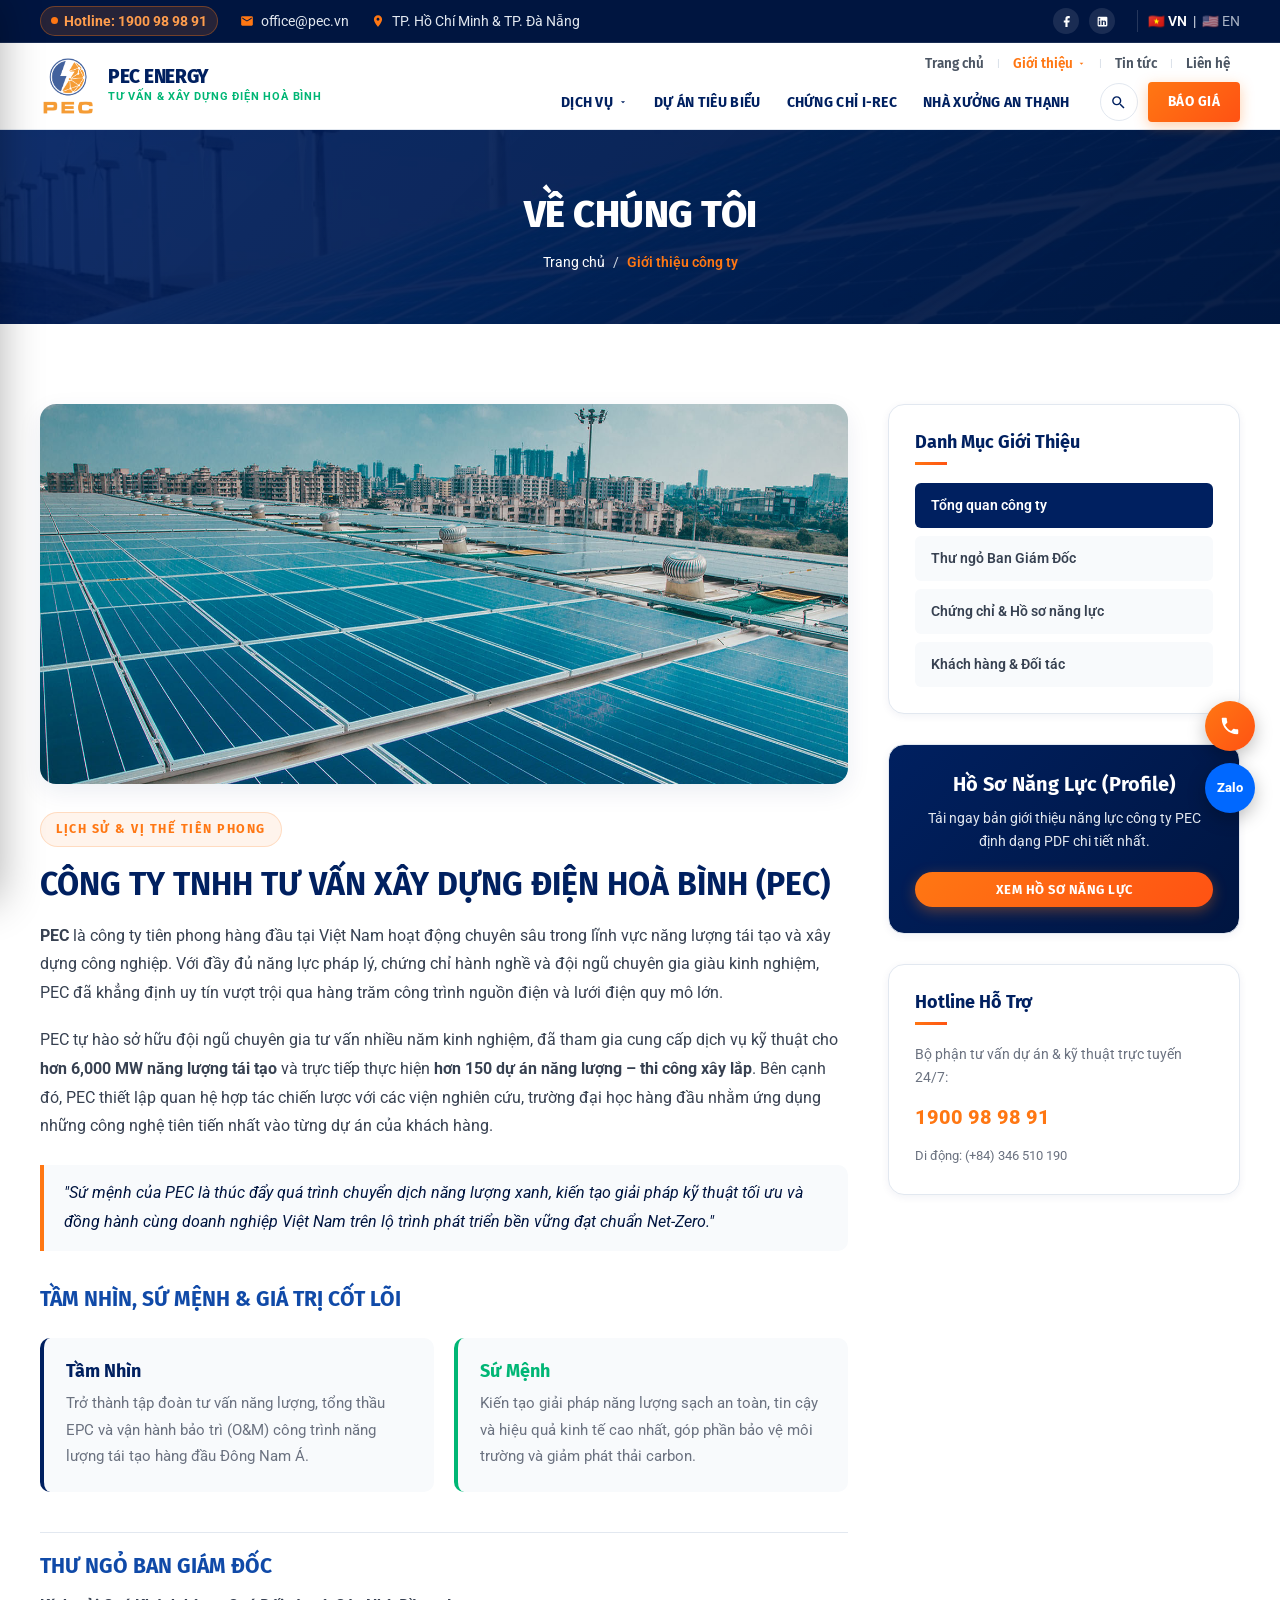
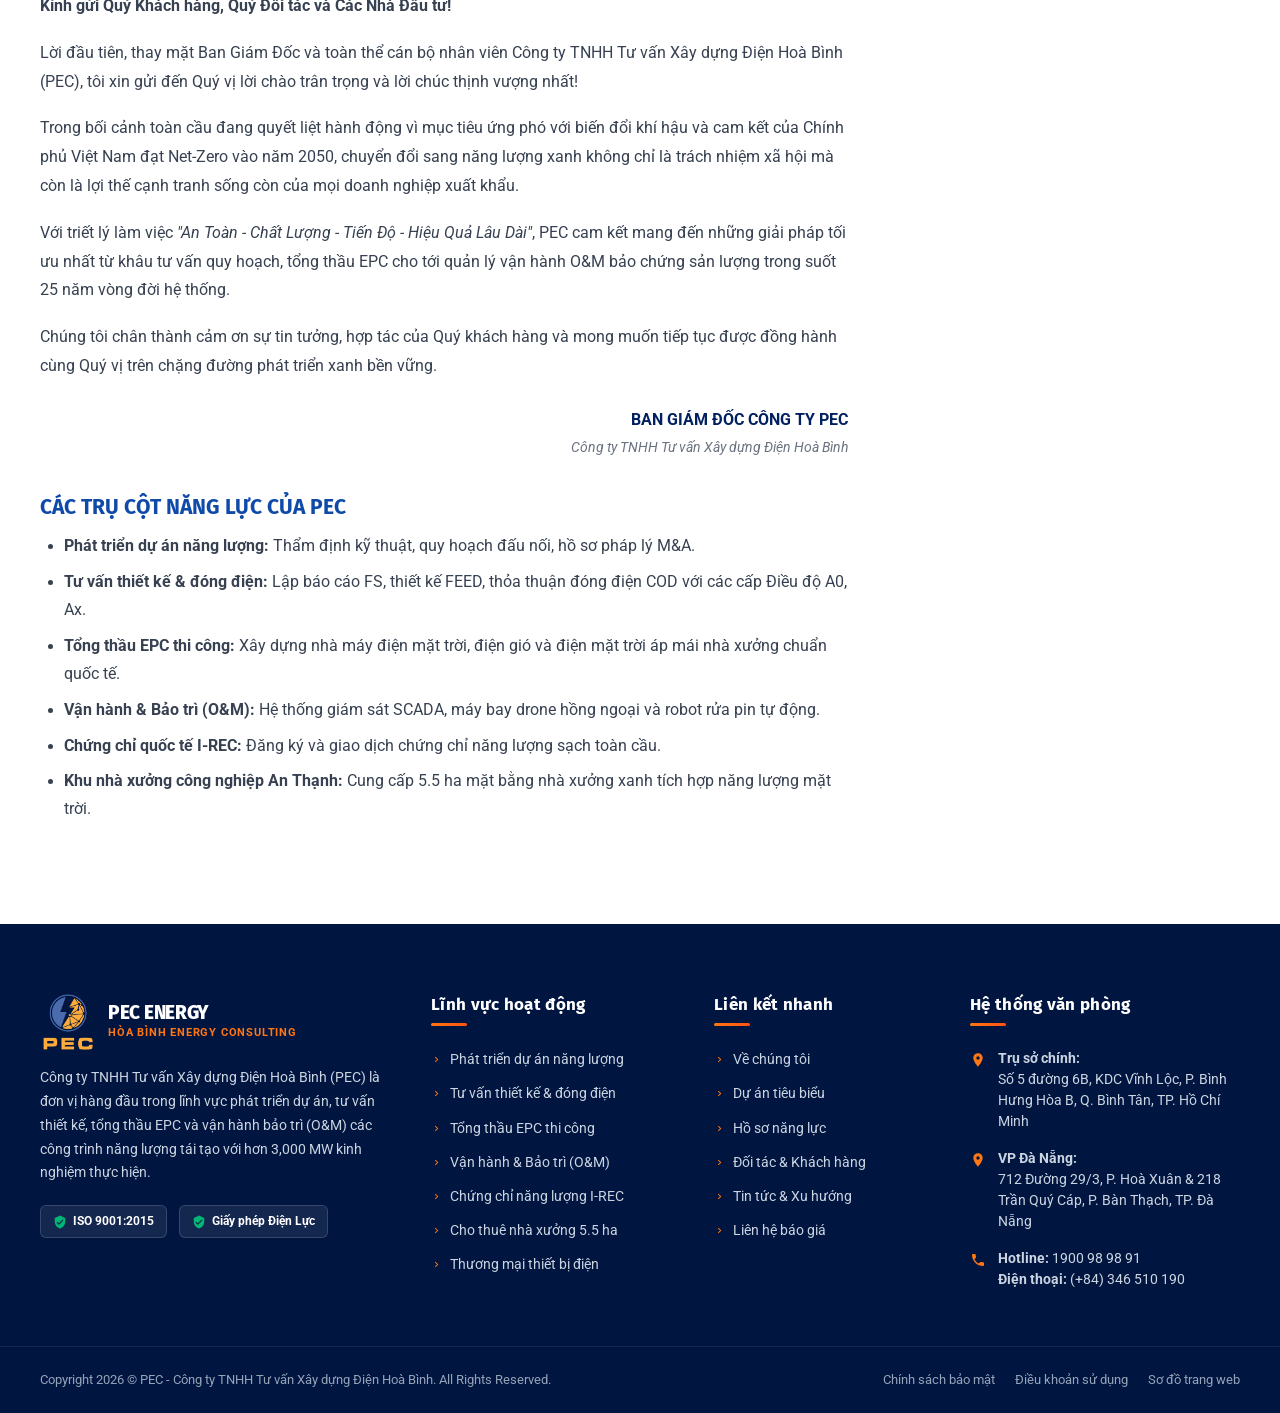
<file: gioi-thieu.html>
<!DOCTYPE html>
<html lang="vi">
<head>
  <meta charset="UTF-8">
  <meta name="viewport" content="width=device-width, initial-scale=1.0">
  <title>Giới Thiệu - Tổng Quan & Thư Ngỏ Ban Giám Đốc | PEC Energy Consulting</title>
  <meta name="description" content="Tìm hiểu về Công ty TNHH Tư vấn Xây dựng Điện Hoà Bình (PEC), lịch sử phát triển, tầm nhìn sứ mệnh và năng lực hàng đầu trong ngành năng lượng tái tạo.">
  <link rel="icon" href="images/logo.png" type="image/png">
  <link rel="stylesheet" href="css/style.css">
</head>
<body>

<!-- Top Bar -->
<div class="top-bar">
  <div class="container">
    <div class="top-bar-left">
      <div class="top-bar-item">
        <a href="tel:1900989891" class="top-hotline-badge">
          <span class="pulse-dot"></span>
          <span>Hotline: 1900 98 98 91</span>
        </a>
      </div>
      <div class="top-bar-item">
        <svg viewBox="0 0 24 24"><path d="M20 4H4c-1.1 0-1.99.9-1.99 2L2 18c0 1.1.9 2 2 2h16c1.1 0 2-.9 2-2V6c0-1.1-.9-2-2-2zm0 4l-8 5-8-5V6l8 5 8-5v2z"/></svg>
        <a href="mailto:office@pec.vn">office@pec.vn</a>
      </div>
      <div class="top-bar-item hide-on-mobile">
        <svg viewBox="0 0 24 24"><path d="M12 2C8.13 2 5 5.13 5 9c0 5.25 7 13 7 13s7-7.75 7-13c0-3.87-3.13-7-7-7zm0 9.5c-1.38 0-2.5-1.12-2.5-2.5s1.12-2.5 2.5-2.5 2.5 1.12 2.5 2.5-1.12 2.5-2.5 2.5z"/></svg>
        <span>TP. Hồ Chí Minh & TP. Đà Nẵng</span>
      </div>
    </div>
    <div class="top-bar-right">
      <div class="social-links">
        <a href="https://www.facebook.com/HoaBinhEnergyConsultingPEC/" target="_blank" rel="noreferrer" class="social-btn" title="Facebook">
          <svg viewBox="0 0 24 24"><path d="M18 2h-3a5 5 0 0 0-5 5v3H7v4h3v8h4v-8h3l1-4h-4V7a1 1 0 0 1 1-1h3z"/></svg>
        </a>
        <a href="https://www.linkedin.com/company/hoa-binh-energy-consulting/" target="_blank" rel="noreferrer" class="social-btn" title="LinkedIn">
          <svg viewBox="0 0 24 24"><path d="M19 3a2 2 0 0 1 2 2v14a2 2 0 0 1-2 2H5a2 2 0 0 1-2-2V5a2 2 0 0 1 2-2h14m-.5 15.5v-5.3a3.26 3.26 0 0 0-3.26-3.26c-.85 0-1.84.52-2.28 1.3v-1.11h-2.79v8.37h2.79v-4.93c0-.77.62-1.4 1.39-1.4a1.4 1.4 0 0 1 1.4 1.4v4.93h2.75M6.46 8.76a1.64 1.64 0 1 0 0-3.28 1.64 1.64 0 0 0 0 3.28m1.4 9.74v-8.37H5.06v8.37h2.8z"/></svg>
        </a>
      </div>
      <div class="lang-switch">
        <a href="#" class="active" title="Tiếng Việt">🇻🇳 VN</a>
        <span>|</span>
        <a href="#" title="English">🇺🇸 EN</a>
      </div>
    </div>
  </div>
</div>

<!-- Main Sticky Header -->
<header class="main-header">
  <div class="container header-container">
    <a href="index.html" class="site-logo">
      <img src="images/logo.png" alt="PEC Energy Consulting" width="60" height="64">
      <div class="logo-text-group">
        <span class="logo-title">PEC ENERGY</span>
        <span class="logo-subtitle">Tư Vấn & Xây Dựng Điện Hoà Bình</span>
      </div>
    </a>

    <!-- Desktop 2-Tier Navigation -->
    <div class="header-nav-wrapper">
      <!-- Menu 1 (Hàng trên): Trang chủ, Giới thiệu, Tin tức, Liên hệ -->
      <div class="header-top-row">
        <nav class="menu-top" aria-label="Menu phụ">
          <div class="menu-top-item ">
            <a href="index.html" class="menu-top-link">Trang chủ</a>
          </div>
          <span class="menu-top-sep">|</span>
          <div class="menu-top-item has-dropdown active">
            <a href="gioi-thieu.html" class="menu-top-link">
              Giới thiệu
              <svg class="arrow-down" viewBox="0 0 24 24"><path d="M7 10l5 5 5-5z"/></svg>
            </a>
            <div class="dropdown-menu">
              <div class="dropdown-item"><a href="gioi-thieu.html#tong-quan" class="dropdown-link">Tổng quan công ty</a></div>
              <div class="dropdown-item"><a href="gioi-thieu.html#thu-ngo" class="dropdown-link">Thư ngỏ Ban Giám Đốc</a></div>
              <div class="dropdown-item"><a href="chung-chi-nang-luc.html" class="dropdown-link">Chứng chỉ & Hồ sơ năng lực</a></div>
              <div class="dropdown-item"><a href="doi-tac.html" class="dropdown-link">Khách hàng & Đối tác</a></div>
            </div>
          </div>
          <span class="menu-top-sep">|</span>
          <div class="menu-top-item ">
            <a href="tin-tuc.html" class="menu-top-link">Tin tức</a>
          </div>
          <span class="menu-top-sep">|</span>
          <div class="menu-top-item ">
            <a href="lien-he.html" class="menu-top-link">Liên hệ</a>
          </div>
        </nav>
      </div>

      <!-- Menu 2 (Hàng dưới): Các mục còn lại + Search + Báo giá -->
      <div class="header-main-row">
        <nav class="nav-menu" aria-label="Menu chính">
          <div class="nav-item ">
            <a href="dich-vu.html" class="nav-link">
              Dịch vụ
              <svg class="arrow-down" viewBox="0 0 24 24"><path d="M7 10l5 5 5-5z"/></svg>
            </a>
            <div class="dropdown-menu">
              <div class="dropdown-item"><a href="dich-vu.html#phat-trien" class="dropdown-link">Phát triển dự án năng lượng</a></div>
              <div class="dropdown-item"><a href="dich-vu.html#tu-van" class="dropdown-link">Tư vấn kỹ thuật & thiết kế</a></div>
              <div class="dropdown-item"><a href="dich-vu.html#thi-cong" class="dropdown-link">Thi công xây dựng EPC</a></div>
              <div class="dropdown-item"><a href="dich-vu-chi-tiet.html" class="dropdown-link">Vận hành & Bảo trì (O&M)</a></div>
              <div class="dropdown-item"><a href="i-rec.html" class="dropdown-link">Chứng chỉ xanh I-REC</a></div>
              <div class="dropdown-item"><a href="cho-thue-nha-xuong.html" class="dropdown-link">Cho thuê nhà xưởng Tam Anh</a></div>
              <div class="dropdown-item"><a href="dich-vu.html#thuong-mai" class="dropdown-link">Thương mại thiết bị điện</a></div>
            </div>
          </div>

          <div class="nav-item ">
            <a href="du-an.html" class="nav-link">Dự án tiêu biểu</a>
          </div>

          <div class="nav-item ">
            <a href="i-rec.html" class="nav-link">Chứng chỉ I-REC</a>
          </div>

          <div class="nav-item ">
            <a href="cho-thue-nha-xuong.html" class="nav-link">Nhà xưởng An Thạnh</a>
          </div>
        </nav>

        <!-- Header Actions -->
        <div class="header-actions">
          <button class="search-toggle-btn" title="Tìm kiếm" aria-label="Tìm kiếm">
            <svg viewBox="0 0 24 24"><path d="M15.5 14h-.79l-.28-.27A6.471 6.471 0 0 0 16 9.5 6.5 6.5 0 1 0 9.5 16c1.61 0 3.09-.59 4.23-1.57l.27.28v.79l5 4.99L20.49 19l-4.99-5zm-6 0C7.01 14 5 11.99 5 9.5S7.01 5 9.5 5 14 7.01 14 9.5 11.99 14 9.5 14z"/></svg>
          </button>
          <a href="#quote" class="btn btn-accent open-quote-modal header-quote-btn">Báo Giá</a>
        </div>
      </div>
    </div>

    <!-- Mobile Header Actions (Visible only on mobile/tablet) -->
    <div class="mobile-header-actions">
      <button class="search-toggle-btn" title="Tìm kiếm" aria-label="Tìm kiếm">
        <svg viewBox="0 0 24 24"><path d="M15.5 14h-.79l-.28-.27A6.471 6.471 0 0 0 16 9.5 6.5 6.5 0 1 0 9.5 16c1.61 0 3.09-.59 4.23-1.57l.27.28v.79l5 4.99L20.49 19l-4.99-5zm-6 0C7.01 14 5 11.99 5 9.5S7.01 5 9.5 5 14 7.01 14 9.5 11.99 14 9.5 14z"/></svg>
      </button>
      <button class="mobile-toggle-btn" aria-label="Mở menu">
        <span></span><span></span><span></span>
      </button>
    </div>
  </div>
</header>

<!-- Mobile Navigation Drawer -->
<div class="drawer-overlay"></div>
<aside class="mobile-nav-drawer">
  <div class="mobile-drawer-header">
    <a href="index.html" class="site-logo">
      <img src="images/logo.png" alt="PEC Energy" width="46" height="48">
      <span class="logo-title" style="font-size:16px;">PEC ENERGY</span>
    </a>
    <button class="close-drawer-btn" style="background:none;border:none;font-size:26px;cursor:pointer;">&times;</button>
  </div>
  <div class="mobile-drawer-body">
    <ul>
      <li><a href="index.html">Trang chủ</a></li>
      <li><a href="gioi-thieu.html">Giới thiệu công ty</a></li>
      <li><a href="chung-chi-nang-luc.html">Chứng chỉ & Hồ sơ năng lực</a></li>
      <li><a href="doi-tac.html">Khách hàng & Đối tác</a></li>
      <li><a href="dich-vu.html">Sản phẩm & Dịch vụ</a></li>
      <li><a href="dich-vu-chi-tiet.html">Vận hành & Bảo trì (O&M)</a></li>
      <li><a href="du-an.html">Dự án tiêu biểu</a></li>
      <li><a href="i-rec.html">Chứng chỉ I-REC</a></li>
      <li><a href="cho-thue-nha-xuong.html">Cho thuê nhà xưởng</a></li>
      <li><a href="tin-tuc.html">Tin tức & Sự kiện</a></li>
      <li><a href="lien-he.html">Liên hệ tư vấn</a></li>
    </ul>
  </div>
  <div class="mobile-drawer-footer">
    <a href="tel:1900989891" class="btn btn-accent" style="width:100%;margin-bottom:10px;">Hotline: 1900 98 98 91</a>
    <p style="font-size:12.5px;color:var(--vp-text-light);text-align:center;">Email: office@pec.vn</p>
  </div>
</aside>


<!-- Page Header Banner -->
<section class="page-header">
  <div class="container">
    <h1 class="page-title">VỀ CHÚNG TÔI</h1>
    <div class="breadcrumbs">
      <a href="index.html">Trang chủ</a>
      <span>/</span>
      <span class="current">Giới thiệu công ty</span>
    </div>
  </div>
</section>

<!-- Content Section: About Overview -->
<section class="section" id="tong-quan">
  <div class="container">
    <div class="page-layout-grid">
      <div class="content-body">
        <div class="content-banner-img">
          <img src="images/hero-bg1.jpg" alt="Tổng quan Công ty TNHH Tư vấn Xây dựng Điện Hoà Bình">
        </div>

        <span class="section-subtitle-badge">Lịch Sử & Vị Thế Tiên Phong</span>
        <h2 style="margin-top:5px;font-size:32px;">CÔNG TY TNHH TƯ VẤN XÂY DỰNG ĐIỆN HOÀ BÌNH (PEC)</h2>
        
        <p><strong>PEC</strong> là công ty tiên phong hàng đầu tại Việt Nam hoạt động chuyên sâu trong lĩnh vực năng lượng tái tạo và xây dựng công nghiệp. Với đầy đủ năng lực pháp lý, chứng chỉ hành nghề và đội ngũ chuyên gia giàu kinh nghiệm, PEC đã khẳng định uy tín vượt trội qua hàng trăm công trình nguồn điện và lưới điện quy mô lớn.</p>
        
        <p>PEC tự hào sở hữu đội ngũ chuyên gia tư vấn nhiều năm kinh nghiệm, đã tham gia cung cấp dịch vụ kỹ thuật cho <strong>hơn 6,000 MW năng lượng tái tạo</strong> và trực tiếp thực hiện <strong>hơn 150 dự án năng lượng – thi công xây lắp</strong>. Bên cạnh đó, PEC thiết lập quan hệ hợp tác chiến lược với các viện nghiên cứu, trường đại học hàng đầu nhằm ứng dụng những công nghệ tiên tiến nhất vào từng dự án của khách hàng.</p>

        <blockquote>
          "Sứ mệnh của PEC là thúc đẩy quá trình chuyển dịch năng lượng xanh, kiến tạo giải pháp kỹ thuật tối ưu và đồng hành cùng doanh nghiệp Việt Nam trên lộ trình phát triển bền vững đạt chuẩn Net-Zero."
        </blockquote>

        <!-- Vision, Mission, Values -->
        <h3 style="margin-top:35px;">TẦM NHÌN, SỨ MỆNH & GIÁ TRỊ CỐT LÕI</h3>
        <div style="display:grid;grid-template-columns:repeat(2, 1fr);gap:20px;margin:25px 0 35px;">
          <div style="background:var(--vp-bg-light);padding:22px;border-radius:var(--vp-radius);border-left:4px solid var(--vp-primary);">
            <h4 style="color:var(--vp-primary);margin-bottom:8px;font-size:18px;">Tầm Nhìn</h4>
            <p style="font-size:14.5px;color:var(--vp-text-light);margin:0;">Trở thành tập đoàn tư vấn năng lượng, tổng thầu EPC và vận hành bảo trì (O&M) công trình năng lượng tái tạo hàng đầu Đông Nam Á.</p>
          </div>
          <div style="background:var(--vp-bg-light);padding:22px;border-radius:var(--vp-radius);border-left:4px solid var(--vp-green);">
            <h4 style="color:var(--vp-green);margin-bottom:8px;font-size:18px;">Sứ Mệnh</h4>
            <p style="font-size:14.5px;color:var(--vp-text-light);margin:0;">Kiến tạo giải pháp năng lượng sạch an toàn, tin cậy và hiệu quả kinh tế cao nhất, góp phần bảo vệ môi trường và giảm phát thải carbon.</p>
          </div>
        </div>

        <h3 id="thu-ngo" style="margin-top:40px;padding-top:20px;border-top:1px solid var(--vp-border);">THƯ NGỎ BAN GIÁM ĐỐC</h3>
        <p><strong>Kính gửi Quý Khách hàng, Quý Đối tác và Các Nhà Đầu tư!</strong></p>
        <p>Lời đầu tiên, thay mặt Ban Giám Đốc và toàn thể cán bộ nhân viên Công ty TNHH Tư vấn Xây dựng Điện Hoà Bình (PEC), tôi xin gửi đến Quý vị lời chào trân trọng và lời chúc thịnh vượng nhất!</p>
        <p>Trong bối cảnh toàn cầu đang quyết liệt hành động vì mục tiêu ứng phó với biến đổi khí hậu và cam kết của Chính phủ Việt Nam đạt Net-Zero vào năm 2050, chuyển đổi sang năng lượng xanh không chỉ là trách nhiệm xã hội mà còn là lợi thế cạnh tranh sống còn của mọi doanh nghiệp xuất khẩu.</p>
        <p>Với triết lý làm việc <em>"An Toàn - Chất Lượng - Tiến Độ - Hiệu Quả Lâu Dài"</em>, PEC cam kết mang đến những giải pháp tối ưu nhất từ khâu tư vấn quy hoạch, tổng thầu EPC cho tới quản lý vận hành O&M bảo chứng sản lượng trong suốt 25 năm vòng đời hệ thống.</p>
        <p>Chúng tôi chân thành cảm ơn sự tin tưởng, hợp tác của Quý khách hàng và mong muốn tiếp tục được đồng hành cùng Quý vị trên chặng đường phát triển xanh bền vững.</p>
        
        <div style="margin:25px 0;text-align:right;">
          <p style="font-weight:700;color:var(--vp-primary);margin:0;">BAN GIÁM ĐỐC CÔNG TY PEC</p>
          <p style="font-size:13.5px;color:var(--vp-text-light);font-style:italic;">Công ty TNHH Tư vấn Xây dựng Điện Hoà Bình</p>
        </div>

        <!-- 4 Pillars -->
        <h3 style="margin-top:35px;">CÁC TRỤ CỘT NĂNG LỰC CỦA PEC</h3>
        <ul style="font-size:15.5px;line-height:1.8;">
          <li><strong>Phát triển dự án năng lượng:</strong> Thẩm định kỹ thuật, quy hoạch đấu nối, hồ sơ pháp lý M&A.</li>
          <li><strong>Tư vấn thiết kế & đóng điện:</strong> Lập báo cáo FS, thiết kế FEED, thỏa thuận đóng điện COD với các cấp Điều độ A0, Ax.</li>
          <li><strong>Tổng thầu EPC thi công:</strong> Xây dựng nhà máy điện mặt trời, điện gió và điện mặt trời áp mái nhà xưởng chuẩn quốc tế.</li>
          <li><strong>Vận hành & Bảo trì (O&M):</strong> Hệ thống giám sát SCADA, máy bay drone hồng ngoại và robot rửa pin tự động.</li>
          <li><strong>Chứng chỉ quốc tế I-REC:</strong> Đăng ký và giao dịch chứng chỉ năng lượng sạch toàn cầu.</li>
          <li><strong>Khu nhà xưởng công nghiệp An Thạnh:</strong> Cung cấp 5.5 ha mặt bằng nhà xưởng xanh tích hợp năng lượng mặt trời.</li>
        </ul>
      </div>

      <!-- Sidebar -->
      <aside class="sidebar">
        <div class="sidebar-widget">
          <h4 class="sidebar-title">Danh Mục Giới Thiệu</h4>
          <ul class="sidebar-menu">
            <li class="active"><a href="gioi-thieu.html#tong-quan">Tổng quan công ty</a></li>
            <li><a href="gioi-thieu.html#thu-ngo">Thư ngỏ Ban Giám Đốc</a></li>
            <li><a href="chung-chi-nang-luc.html">Chứng chỉ & Hồ sơ năng lực</a></li>
            <li><a href="doi-tac.html">Khách hàng & Đối tác</a></li>
          </ul>
        </div>

        <div class="sidebar-widget sidebar-cta-widget">
          <h4>Hồ Sơ Năng Lực (Profile)</h4>
          <p>Tải ngay bản giới thiệu năng lực công ty PEC định dạng PDF chi tiết nhất.</p>
          <a href="chung-chi-nang-luc.html" class="btn btn-accent btn-sm" style="width:100%;">Xem Hồ Sơ Năng Lực</a>
        </div>

        <div class="sidebar-widget">
          <h4 class="sidebar-title">Hotline Hỗ Trợ</h4>
          <p style="font-size:14px;color:var(--vp-text-light);margin-bottom:12px;">Bộ phận tư vấn dự án & kỹ thuật trực tuyến 24/7:</p>
          <a href="tel:1900989891" style="font-size:20px;font-weight:800;color:var(--vp-accent);display:block;margin-bottom:8px;">1900 98 98 91</a>
          <span style="font-size:13px;color:var(--vp-text-light);">Di động: (+84) 346 510 190</span>
        </div>
      </aside>
    </div>
  </div>
</section>


<!-- Footer Section (Vu Phong Corporate Energy style) -->
<footer class="site-footer">
  <div class="footer-top">
    <div class="container footer-grid">
      <!-- Col 1: About PEC -->
      <div class="footer-col footer-about">
        <a href="index.html" class="site-logo" style="margin-bottom:16px;display:inline-flex;">
          <img src="images/logo.png" alt="PEC Energy Consulting" width="55" height="60" style="filter:brightness(1.1);">
          <div class="logo-text-group">
            <span class="logo-title" style="color:#ffffff;">PEC ENERGY</span>
            <span class="logo-subtitle" style="color:var(--vp-accent);">Hòa Bình Energy Consulting</span>
          </div>
        </a>
        <p>Công ty TNHH Tư vấn Xây dựng Điện Hoà Bình (PEC) là đơn vị hàng đầu trong lĩnh vực phát triển dự án, tư vấn thiết kế, tổng thầu EPC và vận hành bảo trì (O&M) các công trình năng lượng tái tạo với hơn 3,000 MW kinh nghiệm thực hiện.</p>
        <div class="cert-badges">
          <div class="cert-badge-item">
            <svg viewBox="0 0 24 24"><path d="M12 1L3 5v6c0 5.55 3.84 10.74 9 12 5.16-1.26 9-6.45 9-12V5l-9-4zm-2 16l-4-4 1.41-1.41L10 14.17l6.59-6.59L18 9l-8 8z"/></svg>
            <span>ISO 9001:2015</span>
          </div>
          <div class="cert-badge-item">
            <svg viewBox="0 0 24 24"><path d="M12 1L3 5v6c0 5.55 3.84 10.74 9 12 5.16-1.26 9-6.45 9-12V5l-9-4zm-2 16l-4-4 1.41-1.41L10 14.17l6.59-6.59L18 9l-8 8z"/></svg>
            <span>Giấy phép Điện Lực</span>
          </div>
        </div>
      </div>

      <!-- Col 2: Services -->
      <div class="footer-col">
        <h4 class="footer-heading">Lĩnh vực hoạt động</h4>
        <ul class="footer-links">
          <li><a href="dich-vu.html#phat-trien"><svg viewBox="0 0 24 24"><path d="M8.59 16.59L13.17 12 8.59 7.41 10 6l6 6-6 6-1.41-1.41z"/></svg>Phát triển dự án năng lượng</a></li>
          <li><a href="dich-vu.html#tu-van"><svg viewBox="0 0 24 24"><path d="M8.59 16.59L13.17 12 8.59 7.41 10 6l6 6-6 6-1.41-1.41z"/></svg>Tư vấn thiết kế & đóng điện</a></li>
          <li><a href="dich-vu.html#thi-cong"><svg viewBox="0 0 24 24"><path d="M8.59 16.59L13.17 12 8.59 7.41 10 6l6 6-6 6-1.41-1.41z"/></svg>Tổng thầu EPC thi công</a></li>
          <li><a href="dich-vu-chi-tiet.html"><svg viewBox="0 0 24 24"><path d="M8.59 16.59L13.17 12 8.59 7.41 10 6l6 6-6 6-1.41-1.41z"/></svg>Vận hành & Bảo trì (O&M)</a></li>
          <li><a href="i-rec.html"><svg viewBox="0 0 24 24"><path d="M8.59 16.59L13.17 12 8.59 7.41 10 6l6 6-6 6-1.41-1.41z"/></svg>Chứng chỉ năng lượng I-REC</a></li>
          <li><a href="cho-thue-nha-xuong.html"><svg viewBox="0 0 24 24"><path d="M8.59 16.59L13.17 12 8.59 7.41 10 6l6 6-6 6-1.41-1.41z"/></svg>Cho thuê nhà xưởng 5.5 ha</a></li>
          <li><a href="dich-vu.html#thuong-mai"><svg viewBox="0 0 24 24"><path d="M8.59 16.59L13.17 12 8.59 7.41 10 6l6 6-6 6-1.41-1.41z"/></svg>Thương mại thiết bị điện</a></li>
        </ul>
      </div>

      <!-- Col 3: Quick Links -->
      <div class="footer-col">
        <h4 class="footer-heading">Liên kết nhanh</h4>
        <ul class="footer-links">
          <li><a href="gioi-thieu.html"><svg viewBox="0 0 24 24"><path d="M8.59 16.59L13.17 12 8.59 7.41 10 6l6 6-6 6-1.41-1.41z"/></svg>Về chúng tôi</a></li>
          <li><a href="du-an.html"><svg viewBox="0 0 24 24"><path d="M8.59 16.59L13.17 12 8.59 7.41 10 6l6 6-6 6-1.41-1.41z"/></svg>Dự án tiêu biểu</a></li>
          <li><a href="chung-chi-nang-luc.html"><svg viewBox="0 0 24 24"><path d="M8.59 16.59L13.17 12 8.59 7.41 10 6l6 6-6 6-1.41-1.41z"/></svg>Hồ sơ năng lực</a></li>
          <li><a href="doi-tac.html"><svg viewBox="0 0 24 24"><path d="M8.59 16.59L13.17 12 8.59 7.41 10 6l6 6-6 6-1.41-1.41z"/></svg>Đối tác & Khách hàng</a></li>
          <li><a href="tin-tuc.html"><svg viewBox="0 0 24 24"><path d="M8.59 16.59L13.17 12 8.59 7.41 10 6l6 6-6 6-1.41-1.41z"/></svg>Tin tức & Xu hướng</a></li>
          <li><a href="lien-he.html"><svg viewBox="0 0 24 24"><path d="M8.59 16.59L13.17 12 8.59 7.41 10 6l6 6-6 6-1.41-1.41z"/></svg>Liên hệ báo giá</a></li>
        </ul>
      </div>

      <!-- Col 4: Contact & Office Info -->
      <div class="footer-col footer-newsletter">
        <h4 class="footer-heading">Hệ thống văn phòng</h4>
        <div class="footer-contact-item">
          <svg viewBox="0 0 24 24"><path d="M12 2C8.13 2 5 5.13 5 9c0 5.25 7 13 7 13s7-7.75 7-13c0-3.87-3.13-7-7-7zm0 9.5c-1.38 0-2.5-1.12-2.5-2.5s1.12-2.5 2.5-2.5 2.5 1.12 2.5 2.5-1.12 2.5-2.5 2.5z"/></svg>
          <div>
            <strong>Trụ sở chính:</strong><br>
            Số 5 đường 6B, KDC Vĩnh Lộc, P. Bình Hưng Hòa B, Q. Bình Tân, TP. Hồ Chí Minh
          </div>
        </div>
        <div class="footer-contact-item">
          <svg viewBox="0 0 24 24"><path d="M12 2C8.13 2 5 5.13 5 9c0 5.25 7 13 7 13s7-7.75 7-13c0-3.87-3.13-7-7-7zm0 9.5c-1.38 0-2.5-1.12-2.5-2.5s1.12-2.5 2.5-2.5 2.5 1.12 2.5 2.5-1.12 2.5-2.5 2.5z"/></svg>
          <div>
            <strong>VP Đà Nẵng:</strong><br>
            712 Đường 29/3, P. Hoà Xuân & 218 Trần Quý Cáp, P. Bàn Thạch, TP. Đà Nẵng
          </div>
        </div>
        <div class="footer-contact-item">
          <svg viewBox="0 0 24 24"><path d="M6.62 10.79c1.44 2.83 3.76 5.14 6.59 6.59l2.2-2.2c.27-.27.67-.36 1.02-.24 1.12.37 2.33.57 3.57.57.55 0 1 .45 1 1V20c0 .55-.45 1-1 1-9.39 0-17-7.61-17-17 0-.55.45-1 1-1h3.5c.55 0 1 .45 1 1 0 1.25.2 2.45.57 3.57.11.35.03.74-.25 1.02l-2.2 2.2z"/></svg>
          <div>
            <strong>Hotline:</strong> 1900 98 98 91<br>
            <strong>Điện thoại:</strong> (+84) 346 510 190
          </div>
        </div>
      </div>
    </div>
  </div>

  <div class="footer-bottom">
    <div class="container">
      <p>Copyright 2026 © PEC - Công ty TNHH Tư vấn Xây dựng Điện Hoà Bình. All Rights Reserved.</p>
      <div class="footer-bottom-links">
        <a href="gioi-thieu.html">Chính sách bảo mật</a>
        <a href="gioi-thieu.html">Điều khoản sử dụng</a>
        <a href="lien-he.html">Sơ đồ trang web</a>
      </div>
    </div>
  </div>
</footer>

<!-- Floating Contact Action Widgets -->
<div class="floating-widgets">
  <a href="tel:1900989891" class="floating-btn floating-phone" title="Gọi ngay Hotline 1900 98 98 91">
    <svg viewBox="0 0 24 24"><path d="M6.62 10.79c1.44 2.83 3.76 5.14 6.59 6.59l2.2-2.2c.27-.27.67-.36 1.02-.24 1.12.37 2.33.57 3.57.57.55 0 1 .45 1 1V20c0 .55-.45 1-1 1-9.39 0-17-7.61-17-17 0-.55.45-1 1-1h3.5c.55 0 1 .45 1 1 0 1.25.2 2.45.57 3.57.11.35.03.74-.25 1.02l-2.2 2.2z"/></svg>
  </a>
  <a href="https://zalo.me/0346510190" target="_blank" rel="noreferrer" class="floating-btn floating-zalo" title="Chat Zalo hỗ trợ">
    Zalo
  </a>
  <button class="floating-btn back-to-top" title="Lên đầu trang" aria-label="Lên đầu trang">
    <svg viewBox="0 0 24 24"><path d="M7.41 15.41L12 10.83l4.59 4.58L18 14l-6-6-6 6z"/></svg>
  </button>
</div>

<!-- Modal Quick Quote -->
<div class="modal-overlay" id="quoteModal">
  <div class="modal-container">
    <button class="modal-close-btn">&times;</button>
    <h3 style="font-size:22px;color:var(--vp-primary);margin-bottom:6px;">Yêu Cầu Báo Giá & Tư Vấn</h3>
    <p style="font-size:13.5px;color:var(--vp-text-light);margin-bottom:20px;">Vui lòng để lại thông tin, kỹ sư trưởng PEC sẽ phản hồi phương án & dự toán trong 30 phút.</p>
    
    <form class="quote-form-element">
      <div class="form-row">
        <div class="form-group">
          <label class="form-label">Họ và tên *</label>
          <input type="text" class="form-control" placeholder="Nguyễn Văn A" required>
        </div>
        <div class="form-group">
          <label class="form-label">Số điện thoại *</label>
          <input type="tel" class="form-control" placeholder="0909 xxx xxx" required>
        </div>
      </div>
      <div class="form-group">
        <label class="form-label">Email liên hệ</label>
        <input type="email" class="form-control" placeholder="email@doanhnghiep.com">
      </div>
      <div class="form-group">
        <label class="form-label">Dịch vụ quan tâm</label>
        <select class="form-control">
          <option>Lắp đặt Điện mặt trời áp mái doanh nghiệp</option>
          <option>Tư vấn thiết kế & đóng điện công trình</option>
          <option>Dịch vụ Vận hành & Bảo trì (O&M)</option>
          <option>Đăng ký Chứng chỉ I-REC (Net-Zero)</option>
          <option>Thuê nhà xưởng KCN Tam Anh</option>
          <option>Thương mại thiết bị (Pin, Inverter)</option>
        </select>
      </div>
      <div class="form-group">
        <label class="form-label">Địa điểm & Công suất dự kiến (hoặc ghi chú)</label>
        <textarea class="form-control" rows="3" placeholder="Ví dụ: Mái nhà xưởng 5000m2 tại Bình Dương, công suất ~1 MWp..."></textarea>
      </div>
      <button type="submit" class="btn btn-accent btn-lg" style="width:100%;">GỬI YÊU CẦU NGAY</button>
    </form>
  </div>
</div>

<!-- Modal Search -->
<div class="modal-overlay" id="searchModal">
  <div class="modal-container" style="max-width:500px;">
    <button class="modal-close-btn">&times;</button>
    <h3 style="font-size:20px;color:var(--vp-primary);margin-bottom:15px;">Tìm Kiếm Trên PEC</h3>
    <form action="du-an.html" method="GET">
      <div style="display:flex;gap:10px;">
        <input type="search" name="q" class="form-control" placeholder="Nhập từ khóa tìm kiếm (dự án, dịch vụ, tin tức)..." required>
        <button type="submit" class="btn btn-primary">Tìm</button>
      </div>
    </form>
  </div>
</div>

<script src="js/main.js"></script>


</body>
</html>
</file>
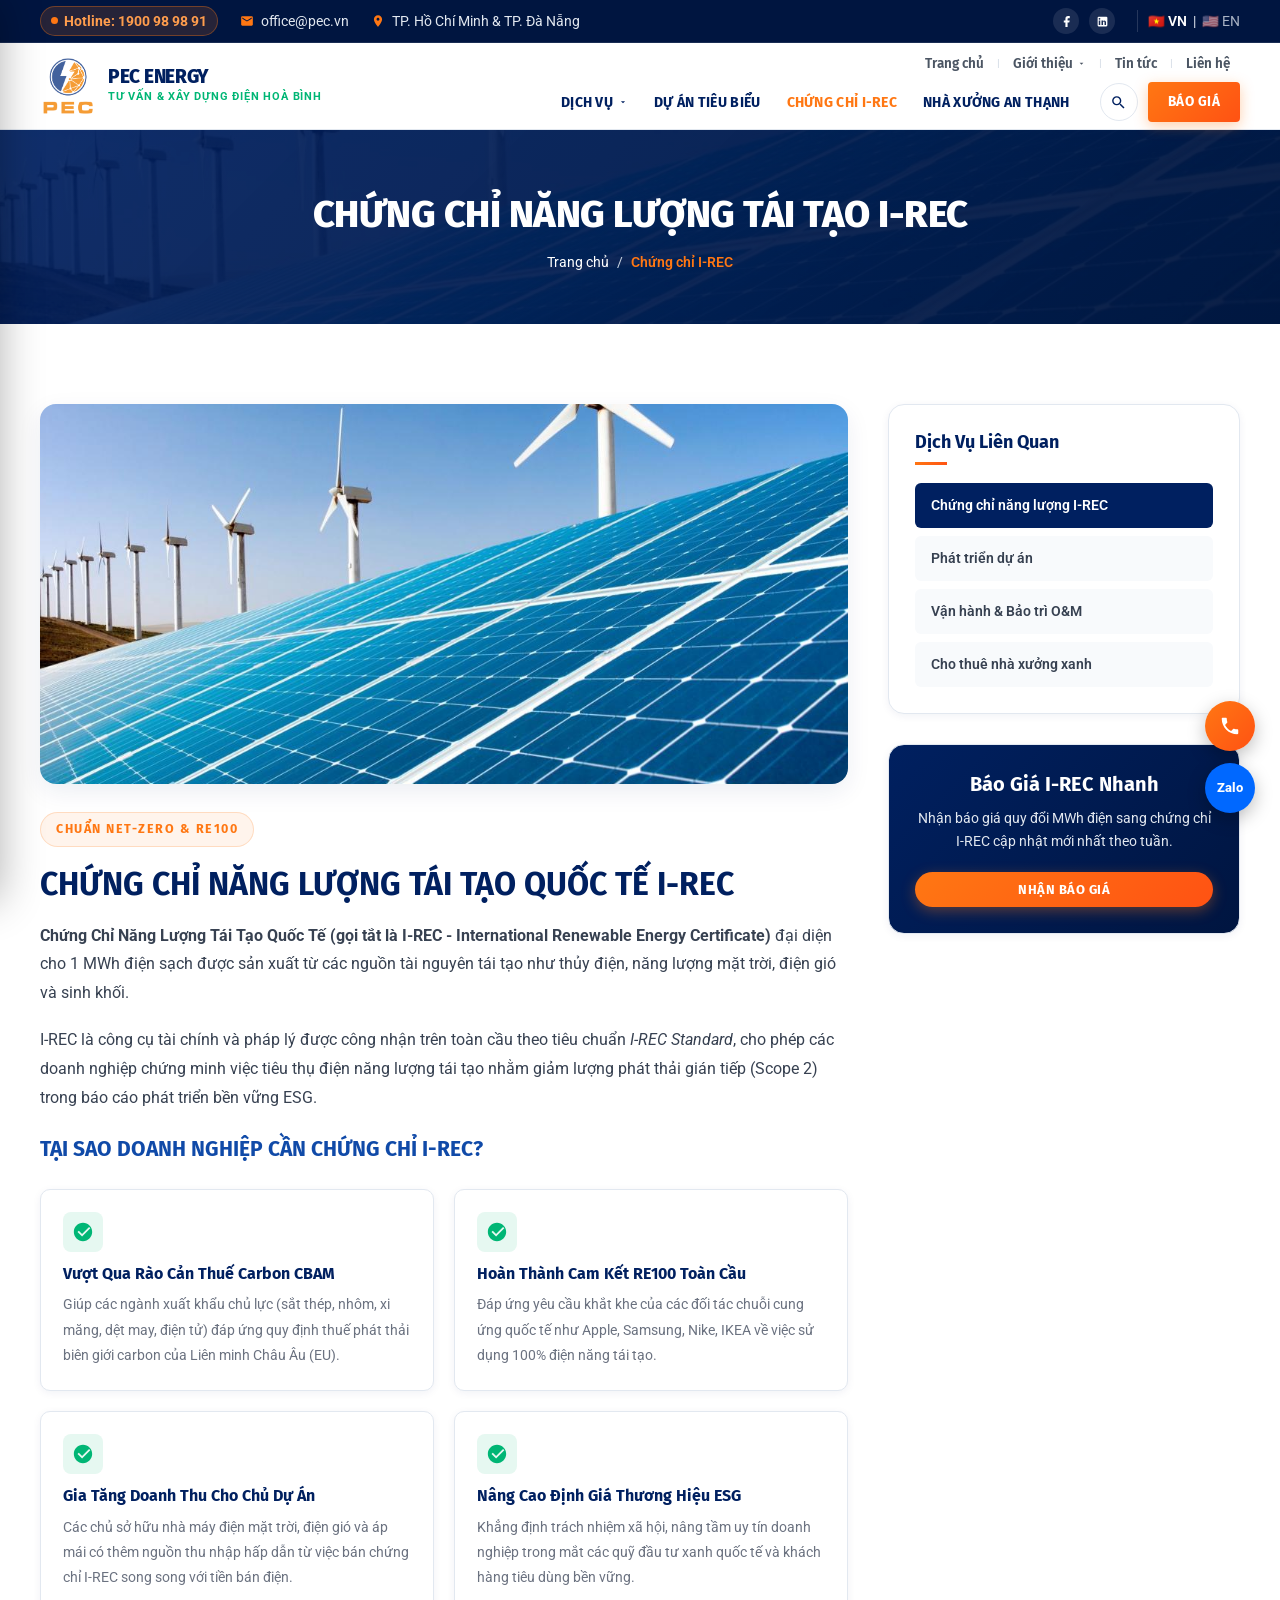
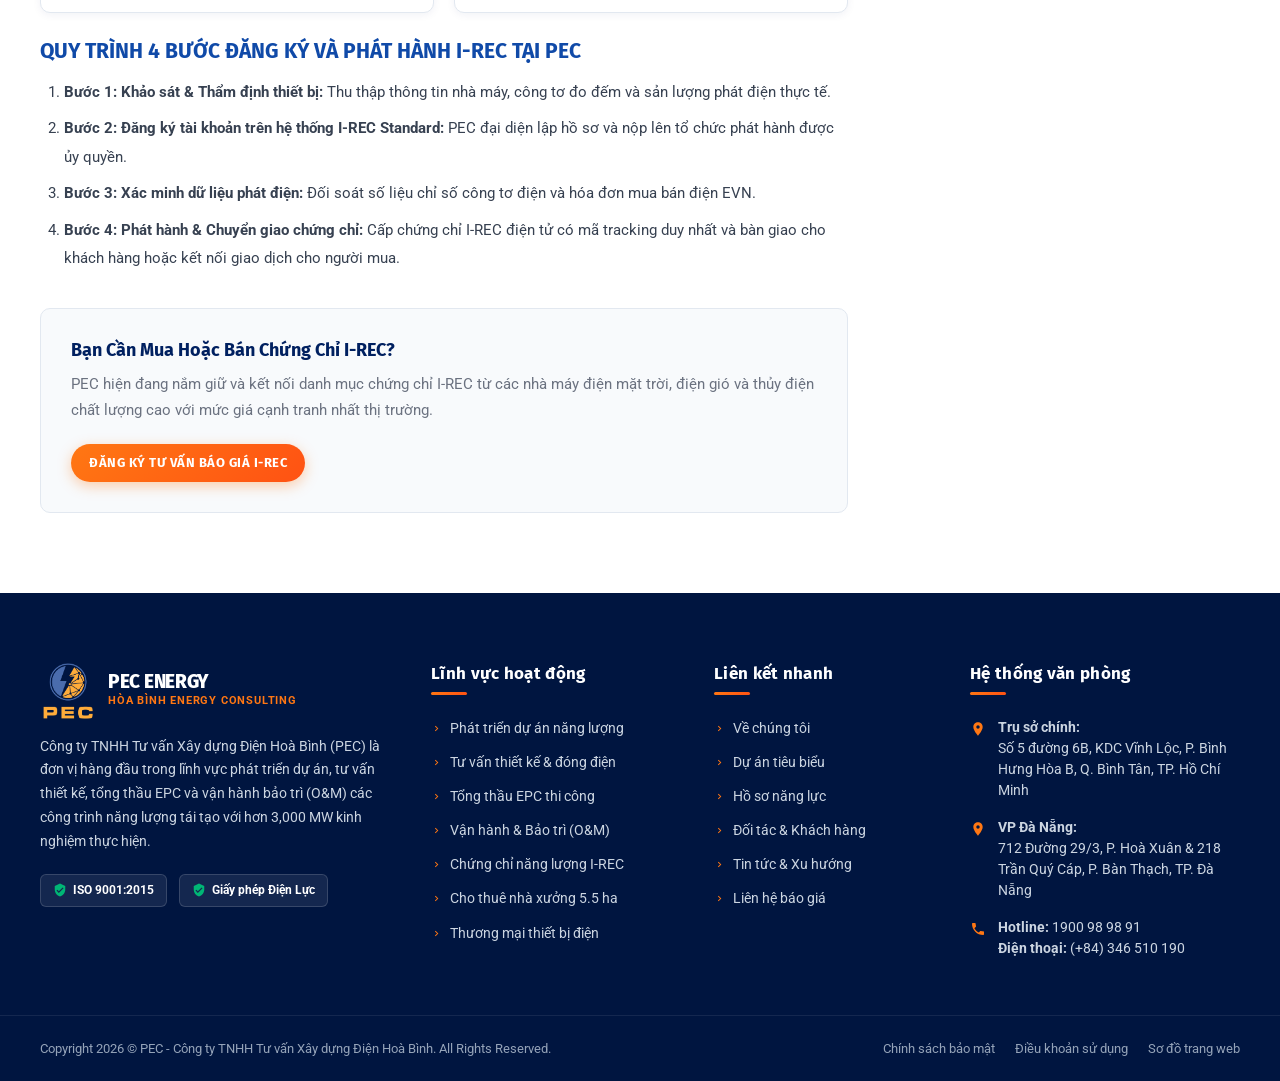
<file: i-rec.html>
<!DOCTYPE html>
<html lang="vi">
<head>
  <meta charset="UTF-8">
  <meta name="viewport" content="width=device-width, initial-scale=1.0">
  <title>Chứng Chỉ Năng Lượng Tái Tạo Quốc Tế I-REC Chuẩn RE100 | PEC Energy Consulting</title>
  <meta name="description" content="Dịch vụ tư vấn, đăng ký và phát hành Chứng chỉ Năng lượng Tái tạo Quốc tế (I-REC) giúp doanh nghiệp đáp ứng chuẩn RE100, Net-Zero và xuất khẩu sang EU.">
  <link rel="icon" href="images/logo.png" type="image/png">
  <link rel="stylesheet" href="css/style.css">
</head>
<body>

<!-- Top Bar -->
<div class="top-bar">
  <div class="container">
    <div class="top-bar-left">
      <div class="top-bar-item">
        <a href="tel:1900989891" class="top-hotline-badge">
          <span class="pulse-dot"></span>
          <span>Hotline: 1900 98 98 91</span>
        </a>
      </div>
      <div class="top-bar-item">
        <svg viewBox="0 0 24 24"><path d="M20 4H4c-1.1 0-1.99.9-1.99 2L2 18c0 1.1.9 2 2 2h16c1.1 0 2-.9 2-2V6c0-1.1-.9-2-2-2zm0 4l-8 5-8-5V6l8 5 8-5v2z"/></svg>
        <a href="mailto:office@pec.vn">office@pec.vn</a>
      </div>
      <div class="top-bar-item hide-on-mobile">
        <svg viewBox="0 0 24 24"><path d="M12 2C8.13 2 5 5.13 5 9c0 5.25 7 13 7 13s7-7.75 7-13c0-3.87-3.13-7-7-7zm0 9.5c-1.38 0-2.5-1.12-2.5-2.5s1.12-2.5 2.5-2.5 2.5 1.12 2.5 2.5-1.12 2.5-2.5 2.5z"/></svg>
        <span>TP. Hồ Chí Minh & TP. Đà Nẵng</span>
      </div>
    </div>
    <div class="top-bar-right">
      <div class="social-links">
        <a href="https://www.facebook.com/HoaBinhEnergyConsultingPEC/" target="_blank" rel="noreferrer" class="social-btn" title="Facebook">
          <svg viewBox="0 0 24 24"><path d="M18 2h-3a5 5 0 0 0-5 5v3H7v4h3v8h4v-8h3l1-4h-4V7a1 1 0 0 1 1-1h3z"/></svg>
        </a>
        <a href="https://www.linkedin.com/company/hoa-binh-energy-consulting/" target="_blank" rel="noreferrer" class="social-btn" title="LinkedIn">
          <svg viewBox="0 0 24 24"><path d="M19 3a2 2 0 0 1 2 2v14a2 2 0 0 1-2 2H5a2 2 0 0 1-2-2V5a2 2 0 0 1 2-2h14m-.5 15.5v-5.3a3.26 3.26 0 0 0-3.26-3.26c-.85 0-1.84.52-2.28 1.3v-1.11h-2.79v8.37h2.79v-4.93c0-.77.62-1.4 1.39-1.4a1.4 1.4 0 0 1 1.4 1.4v4.93h2.75M6.46 8.76a1.64 1.64 0 1 0 0-3.28 1.64 1.64 0 0 0 0 3.28m1.4 9.74v-8.37H5.06v8.37h2.8z"/></svg>
        </a>
      </div>
      <div class="lang-switch">
        <a href="#" class="active" title="Tiếng Việt">🇻🇳 VN</a>
        <span>|</span>
        <a href="#" title="English">🇺🇸 EN</a>
      </div>
    </div>
  </div>
</div>

<!-- Main Sticky Header -->
<header class="main-header">
  <div class="container header-container">
    <a href="index.html" class="site-logo">
      <img src="images/logo.png" alt="PEC Energy Consulting" width="60" height="64">
      <div class="logo-text-group">
        <span class="logo-title">PEC ENERGY</span>
        <span class="logo-subtitle">Tư Vấn & Xây Dựng Điện Hoà Bình</span>
      </div>
    </a>

    <!-- Desktop 2-Tier Navigation -->
    <div class="header-nav-wrapper">
      <!-- Menu 1 (Hàng trên): Trang chủ, Giới thiệu, Tin tức, Liên hệ -->
      <div class="header-top-row">
        <nav class="menu-top" aria-label="Menu phụ">
          <div class="menu-top-item ">
            <a href="index.html" class="menu-top-link">Trang chủ</a>
          </div>
          <span class="menu-top-sep">|</span>
          <div class="menu-top-item has-dropdown ">
            <a href="gioi-thieu.html" class="menu-top-link">
              Giới thiệu
              <svg class="arrow-down" viewBox="0 0 24 24"><path d="M7 10l5 5 5-5z"/></svg>
            </a>
            <div class="dropdown-menu">
              <div class="dropdown-item"><a href="gioi-thieu.html#tong-quan" class="dropdown-link">Tổng quan công ty</a></div>
              <div class="dropdown-item"><a href="gioi-thieu.html#thu-ngo" class="dropdown-link">Thư ngỏ Ban Giám Đốc</a></div>
              <div class="dropdown-item"><a href="chung-chi-nang-luc.html" class="dropdown-link">Chứng chỉ & Hồ sơ năng lực</a></div>
              <div class="dropdown-item"><a href="doi-tac.html" class="dropdown-link">Khách hàng & Đối tác</a></div>
            </div>
          </div>
          <span class="menu-top-sep">|</span>
          <div class="menu-top-item ">
            <a href="tin-tuc.html" class="menu-top-link">Tin tức</a>
          </div>
          <span class="menu-top-sep">|</span>
          <div class="menu-top-item ">
            <a href="lien-he.html" class="menu-top-link">Liên hệ</a>
          </div>
        </nav>
      </div>

      <!-- Menu 2 (Hàng dưới): Các mục còn lại + Search + Báo giá -->
      <div class="header-main-row">
        <nav class="nav-menu" aria-label="Menu chính">
          <div class="nav-item ">
            <a href="dich-vu.html" class="nav-link">
              Dịch vụ
              <svg class="arrow-down" viewBox="0 0 24 24"><path d="M7 10l5 5 5-5z"/></svg>
            </a>
            <div class="dropdown-menu">
              <div class="dropdown-item"><a href="dich-vu.html#phat-trien" class="dropdown-link">Phát triển dự án năng lượng</a></div>
              <div class="dropdown-item"><a href="dich-vu.html#tu-van" class="dropdown-link">Tư vấn kỹ thuật & thiết kế</a></div>
              <div class="dropdown-item"><a href="dich-vu.html#thi-cong" class="dropdown-link">Thi công xây dựng EPC</a></div>
              <div class="dropdown-item"><a href="dich-vu-chi-tiet.html" class="dropdown-link">Vận hành & Bảo trì (O&M)</a></div>
              <div class="dropdown-item"><a href="i-rec.html" class="dropdown-link">Chứng chỉ xanh I-REC</a></div>
              <div class="dropdown-item"><a href="cho-thue-nha-xuong.html" class="dropdown-link">Cho thuê nhà xưởng Tam Anh</a></div>
              <div class="dropdown-item"><a href="dich-vu.html#thuong-mai" class="dropdown-link">Thương mại thiết bị điện</a></div>
            </div>
          </div>

          <div class="nav-item ">
            <a href="du-an.html" class="nav-link">Dự án tiêu biểu</a>
          </div>

          <div class="nav-item active">
            <a href="i-rec.html" class="nav-link">Chứng chỉ I-REC</a>
          </div>

          <div class="nav-item ">
            <a href="cho-thue-nha-xuong.html" class="nav-link">Nhà xưởng An Thạnh</a>
          </div>
        </nav>

        <!-- Header Actions -->
        <div class="header-actions">
          <button class="search-toggle-btn" title="Tìm kiếm" aria-label="Tìm kiếm">
            <svg viewBox="0 0 24 24"><path d="M15.5 14h-.79l-.28-.27A6.471 6.471 0 0 0 16 9.5 6.5 6.5 0 1 0 9.5 16c1.61 0 3.09-.59 4.23-1.57l.27.28v.79l5 4.99L20.49 19l-4.99-5zm-6 0C7.01 14 5 11.99 5 9.5S7.01 5 9.5 5 14 7.01 14 9.5 11.99 14 9.5 14z"/></svg>
          </button>
          <a href="#quote" class="btn btn-accent open-quote-modal header-quote-btn">Báo Giá</a>
        </div>
      </div>
    </div>

    <!-- Mobile Header Actions (Visible only on mobile/tablet) -->
    <div class="mobile-header-actions">
      <button class="search-toggle-btn" title="Tìm kiếm" aria-label="Tìm kiếm">
        <svg viewBox="0 0 24 24"><path d="M15.5 14h-.79l-.28-.27A6.471 6.471 0 0 0 16 9.5 6.5 6.5 0 1 0 9.5 16c1.61 0 3.09-.59 4.23-1.57l.27.28v.79l5 4.99L20.49 19l-4.99-5zm-6 0C7.01 14 5 11.99 5 9.5S7.01 5 9.5 5 14 7.01 14 9.5 11.99 14 9.5 14z"/></svg>
      </button>
      <button class="mobile-toggle-btn" aria-label="Mở menu">
        <span></span><span></span><span></span>
      </button>
    </div>
  </div>
</header>

<!-- Mobile Navigation Drawer -->
<div class="drawer-overlay"></div>
<aside class="mobile-nav-drawer">
  <div class="mobile-drawer-header">
    <a href="index.html" class="site-logo">
      <img src="images/logo.png" alt="PEC Energy" width="46" height="48">
      <span class="logo-title" style="font-size:16px;">PEC ENERGY</span>
    </a>
    <button class="close-drawer-btn" style="background:none;border:none;font-size:26px;cursor:pointer;">&times;</button>
  </div>
  <div class="mobile-drawer-body">
    <ul>
      <li><a href="index.html">Trang chủ</a></li>
      <li><a href="gioi-thieu.html">Giới thiệu công ty</a></li>
      <li><a href="chung-chi-nang-luc.html">Chứng chỉ & Hồ sơ năng lực</a></li>
      <li><a href="doi-tac.html">Khách hàng & Đối tác</a></li>
      <li><a href="dich-vu.html">Sản phẩm & Dịch vụ</a></li>
      <li><a href="dich-vu-chi-tiet.html">Vận hành & Bảo trì (O&M)</a></li>
      <li><a href="du-an.html">Dự án tiêu biểu</a></li>
      <li><a href="i-rec.html">Chứng chỉ I-REC</a></li>
      <li><a href="cho-thue-nha-xuong.html">Cho thuê nhà xưởng</a></li>
      <li><a href="tin-tuc.html">Tin tức & Sự kiện</a></li>
      <li><a href="lien-he.html">Liên hệ tư vấn</a></li>
    </ul>
  </div>
  <div class="mobile-drawer-footer">
    <a href="tel:1900989891" class="btn btn-accent" style="width:100%;margin-bottom:10px;">Hotline: 1900 98 98 91</a>
    <p style="font-size:12.5px;color:var(--vp-text-light);text-align:center;">Email: office@pec.vn</p>
  </div>
</aside>


<!-- Page Header Banner -->
<section class="page-header">
  <div class="container">
    <h1 class="page-title">CHỨNG CHỈ NĂNG LƯỢNG TÁI TẠO I-REC</h1>
    <div class="breadcrumbs">
      <a href="index.html">Trang chủ</a>
      <span>/</span>
      <span class="current">Chứng chỉ I-REC</span>
    </div>
  </div>
</section>

<!-- I-REC Content Section -->
<section class="section">
  <div class="container">
    <div class="page-layout-grid">
      <div class="content-body">
        <div class="content-banner-img">
          <img src="images/project-banner.jpg" alt="Chứng chỉ năng lượng xanh I-REC">
        </div>

        <span class="section-subtitle-badge">Chuẩn Net-Zero & RE100</span>
        <h2 style="margin-top:5px;font-size:32px;">CHỨNG CHỈ NĂNG LƯỢNG TÁI TẠO QUỐC TẾ I-REC</h2>
        
        <p><strong>Chứng Chỉ Năng Lượng Tái Tạo Quốc Tế (gọi tắt là I-REC - International Renewable Energy Certificate)</strong> đại diện cho 1 MWh điện sạch được sản xuất từ các nguồn tài nguyên tái tạo như thủy điện, năng lượng mặt trời, điện gió và sinh khối.</p>
        
        <p>I-REC là công cụ tài chính và pháp lý được công nhận trên toàn cầu theo tiêu chuẩn <em>I-REC Standard</em>, cho phép các doanh nghiệp chứng minh việc tiêu thụ điện năng lượng tái tạo nhằm giảm lượng phát thải gián tiếp (Scope 2) trong báo cáo phát triển bền vững ESG.</p>

        <h3>TẠI SAO DOANH NGHIỆP CẦN CHỨNG CHỈ I-REC?</h3>
        
        <div style="display:grid;grid-template-columns:1fr 1fr;gap:20px;margin:25px 0;">
          <div style="background:#ffffff;border:1px solid var(--vp-border);border-radius:var(--vp-radius);padding:22px;box-shadow:var(--vp-shadow-sm);">
            <div style="width:40px;height:40px;border-radius:8px;background:var(--vp-green-light);color:var(--vp-green);display:flex;align-items:center;justify-content:center;margin-bottom:12px;">
              <svg viewBox="0 0 24 24" style="width:22px;height:22px;fill:currentColor;"><path d="M12 2C6.48 2 2 6.48 2 12s4.48 10 10 10 10-4.48 10-10S17.52 2 12 2zm-1 15l-5-5 1.41-1.41L11 14.17l7.59-7.59L20 8l-9 9z"/></svg>
            </div>
            <h4 style="color:var(--vp-primary);margin-bottom:8px;">Vượt Qua Rào Cản Thuế Carbon CBAM</h4>
            <p style="font-size:14px;color:var(--vp-text-light);margin:0;">Giúp các ngành xuất khẩu chủ lực (sắt thép, nhôm, xi măng, dệt may, điện tử) đáp ứng quy định thuế phát thải biên giới carbon của Liên minh Châu Âu (EU).</p>
          </div>

          <div style="background:#ffffff;border:1px solid var(--vp-border);border-radius:var(--vp-radius);padding:22px;box-shadow:var(--vp-shadow-sm);">
            <div style="width:40px;height:40px;border-radius:8px;background:var(--vp-green-light);color:var(--vp-green);display:flex;align-items:center;justify-content:center;margin-bottom:12px;">
              <svg viewBox="0 0 24 24" style="width:22px;height:22px;fill:currentColor;"><path d="M12 2C6.48 2 2 6.48 2 12s4.48 10 10 10 10-4.48 10-10S17.52 2 12 2zm-1 15l-5-5 1.41-1.41L11 14.17l7.59-7.59L20 8l-9 9z"/></svg>
            </div>
            <h4 style="color:var(--vp-primary);margin-bottom:8px;">Hoàn Thành Cam Kết RE100 Toàn Cầu</h4>
            <p style="font-size:14px;color:var(--vp-text-light);margin:0;">Đáp ứng yêu cầu khắt khe của các đối tác chuỗi cung ứng quốc tế như Apple, Samsung, Nike, IKEA về việc sử dụng 100% điện năng tái tạo.</p>
          </div>

          <div style="background:#ffffff;border:1px solid var(--vp-border);border-radius:var(--vp-radius);padding:22px;box-shadow:var(--vp-shadow-sm);">
            <div style="width:40px;height:40px;border-radius:8px;background:var(--vp-green-light);color:var(--vp-green);display:flex;align-items:center;justify-content:center;margin-bottom:12px;">
              <svg viewBox="0 0 24 24" style="width:22px;height:22px;fill:currentColor;"><path d="M12 2C6.48 2 2 6.48 2 12s4.48 10 10 10 10-4.48 10-10S17.52 2 12 2zm-1 15l-5-5 1.41-1.41L11 14.17l7.59-7.59L20 8l-9 9z"/></svg>
            </div>
            <h4 style="color:var(--vp-primary);margin-bottom:8px;">Gia Tăng Doanh Thu Cho Chủ Dự Án</h4>
            <p style="font-size:14px;color:var(--vp-text-light);margin:0;">Các chủ sở hữu nhà máy điện mặt trời, điện gió và áp mái có thêm nguồn thu nhập hấp dẫn từ việc bán chứng chỉ I-REC song song với tiền bán điện.</p>
          </div>

          <div style="background:#ffffff;border:1px solid var(--vp-border);border-radius:var(--vp-radius);padding:22px;box-shadow:var(--vp-shadow-sm);">
            <div style="width:40px;height:40px;border-radius:8px;background:var(--vp-green-light);color:var(--vp-green);display:flex;align-items:center;justify-content:center;margin-bottom:12px;">
              <svg viewBox="0 0 24 24" style="width:22px;height:22px;fill:currentColor;"><path d="M12 2C6.48 2 2 6.48 2 12s4.48 10 10 10 10-4.48 10-10S17.52 2 12 2zm-1 15l-5-5 1.41-1.41L11 14.17l7.59-7.59L20 8l-9 9z"/></svg>
            </div>
            <h4 style="color:var(--vp-primary);margin-bottom:8px;">Nâng Cao Định Giá Thương Hiệu ESG</h4>
            <p style="font-size:14px;color:var(--vp-text-light);margin:0;">Khẳng định trách nhiệm xã hội, nâng tầm uy tín doanh nghiệp trong mắt các quỹ đầu tư xanh quốc tế và khách hàng tiêu dùng bền vững.</p>
          </div>
        </div>

        <h3>QUY TRÌNH 4 BƯỚC ĐĂNG KÝ VÀ PHÁT HÀNH I-REC TẠI PEC</h3>
        <ol style="font-size:15px;line-height:1.9;">
          <li><strong>Bước 1: Khảo sát & Thẩm định thiết bị:</strong> Thu thập thông tin nhà máy, công tơ đo đếm và sản lượng phát điện thực tế.</li>
          <li><strong>Bước 2: Đăng ký tài khoản trên hệ thống I-REC Standard:</strong> PEC đại diện lập hồ sơ và nộp lên tổ chức phát hành được ủy quyền.</li>
          <li><strong>Bước 3: Xác minh dữ liệu phát điện:</strong> Đối soát số liệu chỉ số công tơ điện và hóa đơn mua bán điện EVN.</li>
          <li><strong>Bước 4: Phát hành & Chuyển giao chứng chỉ:</strong> Cấp chứng chỉ I-REC điện tử có mã tracking duy nhất và bàn giao cho khách hàng hoặc kết nối giao dịch cho người mua.</li>
        </ol>

        <div style="margin-top:35px;background:var(--vp-bg-light);padding:30px;border-radius:var(--vp-radius);border:1px solid var(--vp-border);">
          <h4 style="font-size:18px;color:var(--vp-primary);margin-bottom:10px;">Bạn Cần Mua Hoặc Bán Chứng Chỉ I-REC?</h4>
          <p style="font-size:14.5px;color:var(--vp-text-light);margin-bottom:20px;">PEC hiện đang nắm giữ và kết nối danh mục chứng chỉ I-REC từ các nhà máy điện mặt trời, điện gió và thủy điện chất lượng cao với mức giá cạnh tranh nhất thị trường.</p>
          <a href="#quote" class="btn btn-accent btn-sm open-quote-modal">Đăng Ký Tư Vấn Báo Giá I-REC</a>
        </div>
      </div>

      <!-- Sidebar -->
      <aside class="sidebar">
        <div class="sidebar-widget">
          <h4 class="sidebar-title">Dịch Vụ Liên Quan</h4>
          <ul class="sidebar-menu">
            <li class="active"><a href="i-rec.html">Chứng chỉ năng lượng I-REC</a></li>
            <li><a href="dich-vu.html#phat-trien">Phát triển dự án</a></li>
            <li><a href="dich-vu-chi-tiet.html">Vận hành & Bảo trì O&M</a></li>
            <li><a href="cho-thue-nha-xuong.html">Cho thuê nhà xưởng xanh</a></li>
          </ul>
        </div>

        <div class="sidebar-widget sidebar-cta-widget">
          <h4>Báo Giá I-REC Nhanh</h4>
          <p>Nhận báo giá quy đổi MWh điện sang chứng chỉ I-REC cập nhật mới nhất theo tuần.</p>
          <a href="#quote" class="btn btn-accent btn-sm open-quote-modal" style="width:100%;">Nhận Báo Giá</a>
        </div>
      </aside>
    </div>
  </div>
</section>


<!-- Footer Section (Vu Phong Corporate Energy style) -->
<footer class="site-footer">
  <div class="footer-top">
    <div class="container footer-grid">
      <!-- Col 1: About PEC -->
      <div class="footer-col footer-about">
        <a href="index.html" class="site-logo" style="margin-bottom:16px;display:inline-flex;">
          <img src="images/logo.png" alt="PEC Energy Consulting" width="55" height="60" style="filter:brightness(1.1);">
          <div class="logo-text-group">
            <span class="logo-title" style="color:#ffffff;">PEC ENERGY</span>
            <span class="logo-subtitle" style="color:var(--vp-accent);">Hòa Bình Energy Consulting</span>
          </div>
        </a>
        <p>Công ty TNHH Tư vấn Xây dựng Điện Hoà Bình (PEC) là đơn vị hàng đầu trong lĩnh vực phát triển dự án, tư vấn thiết kế, tổng thầu EPC và vận hành bảo trì (O&M) các công trình năng lượng tái tạo với hơn 3,000 MW kinh nghiệm thực hiện.</p>
        <div class="cert-badges">
          <div class="cert-badge-item">
            <svg viewBox="0 0 24 24"><path d="M12 1L3 5v6c0 5.55 3.84 10.74 9 12 5.16-1.26 9-6.45 9-12V5l-9-4zm-2 16l-4-4 1.41-1.41L10 14.17l6.59-6.59L18 9l-8 8z"/></svg>
            <span>ISO 9001:2015</span>
          </div>
          <div class="cert-badge-item">
            <svg viewBox="0 0 24 24"><path d="M12 1L3 5v6c0 5.55 3.84 10.74 9 12 5.16-1.26 9-6.45 9-12V5l-9-4zm-2 16l-4-4 1.41-1.41L10 14.17l6.59-6.59L18 9l-8 8z"/></svg>
            <span>Giấy phép Điện Lực</span>
          </div>
        </div>
      </div>

      <!-- Col 2: Services -->
      <div class="footer-col">
        <h4 class="footer-heading">Lĩnh vực hoạt động</h4>
        <ul class="footer-links">
          <li><a href="dich-vu.html#phat-trien"><svg viewBox="0 0 24 24"><path d="M8.59 16.59L13.17 12 8.59 7.41 10 6l6 6-6 6-1.41-1.41z"/></svg>Phát triển dự án năng lượng</a></li>
          <li><a href="dich-vu.html#tu-van"><svg viewBox="0 0 24 24"><path d="M8.59 16.59L13.17 12 8.59 7.41 10 6l6 6-6 6-1.41-1.41z"/></svg>Tư vấn thiết kế & đóng điện</a></li>
          <li><a href="dich-vu.html#thi-cong"><svg viewBox="0 0 24 24"><path d="M8.59 16.59L13.17 12 8.59 7.41 10 6l6 6-6 6-1.41-1.41z"/></svg>Tổng thầu EPC thi công</a></li>
          <li><a href="dich-vu-chi-tiet.html"><svg viewBox="0 0 24 24"><path d="M8.59 16.59L13.17 12 8.59 7.41 10 6l6 6-6 6-1.41-1.41z"/></svg>Vận hành & Bảo trì (O&M)</a></li>
          <li><a href="i-rec.html"><svg viewBox="0 0 24 24"><path d="M8.59 16.59L13.17 12 8.59 7.41 10 6l6 6-6 6-1.41-1.41z"/></svg>Chứng chỉ năng lượng I-REC</a></li>
          <li><a href="cho-thue-nha-xuong.html"><svg viewBox="0 0 24 24"><path d="M8.59 16.59L13.17 12 8.59 7.41 10 6l6 6-6 6-1.41-1.41z"/></svg>Cho thuê nhà xưởng 5.5 ha</a></li>
          <li><a href="dich-vu.html#thuong-mai"><svg viewBox="0 0 24 24"><path d="M8.59 16.59L13.17 12 8.59 7.41 10 6l6 6-6 6-1.41-1.41z"/></svg>Thương mại thiết bị điện</a></li>
        </ul>
      </div>

      <!-- Col 3: Quick Links -->
      <div class="footer-col">
        <h4 class="footer-heading">Liên kết nhanh</h4>
        <ul class="footer-links">
          <li><a href="gioi-thieu.html"><svg viewBox="0 0 24 24"><path d="M8.59 16.59L13.17 12 8.59 7.41 10 6l6 6-6 6-1.41-1.41z"/></svg>Về chúng tôi</a></li>
          <li><a href="du-an.html"><svg viewBox="0 0 24 24"><path d="M8.59 16.59L13.17 12 8.59 7.41 10 6l6 6-6 6-1.41-1.41z"/></svg>Dự án tiêu biểu</a></li>
          <li><a href="chung-chi-nang-luc.html"><svg viewBox="0 0 24 24"><path d="M8.59 16.59L13.17 12 8.59 7.41 10 6l6 6-6 6-1.41-1.41z"/></svg>Hồ sơ năng lực</a></li>
          <li><a href="doi-tac.html"><svg viewBox="0 0 24 24"><path d="M8.59 16.59L13.17 12 8.59 7.41 10 6l6 6-6 6-1.41-1.41z"/></svg>Đối tác & Khách hàng</a></li>
          <li><a href="tin-tuc.html"><svg viewBox="0 0 24 24"><path d="M8.59 16.59L13.17 12 8.59 7.41 10 6l6 6-6 6-1.41-1.41z"/></svg>Tin tức & Xu hướng</a></li>
          <li><a href="lien-he.html"><svg viewBox="0 0 24 24"><path d="M8.59 16.59L13.17 12 8.59 7.41 10 6l6 6-6 6-1.41-1.41z"/></svg>Liên hệ báo giá</a></li>
        </ul>
      </div>

      <!-- Col 4: Contact & Office Info -->
      <div class="footer-col footer-newsletter">
        <h4 class="footer-heading">Hệ thống văn phòng</h4>
        <div class="footer-contact-item">
          <svg viewBox="0 0 24 24"><path d="M12 2C8.13 2 5 5.13 5 9c0 5.25 7 13 7 13s7-7.75 7-13c0-3.87-3.13-7-7-7zm0 9.5c-1.38 0-2.5-1.12-2.5-2.5s1.12-2.5 2.5-2.5 2.5 1.12 2.5 2.5-1.12 2.5-2.5 2.5z"/></svg>
          <div>
            <strong>Trụ sở chính:</strong><br>
            Số 5 đường 6B, KDC Vĩnh Lộc, P. Bình Hưng Hòa B, Q. Bình Tân, TP. Hồ Chí Minh
          </div>
        </div>
        <div class="footer-contact-item">
          <svg viewBox="0 0 24 24"><path d="M12 2C8.13 2 5 5.13 5 9c0 5.25 7 13 7 13s7-7.75 7-13c0-3.87-3.13-7-7-7zm0 9.5c-1.38 0-2.5-1.12-2.5-2.5s1.12-2.5 2.5-2.5 2.5 1.12 2.5 2.5-1.12 2.5-2.5 2.5z"/></svg>
          <div>
            <strong>VP Đà Nẵng:</strong><br>
            712 Đường 29/3, P. Hoà Xuân & 218 Trần Quý Cáp, P. Bàn Thạch, TP. Đà Nẵng
          </div>
        </div>
        <div class="footer-contact-item">
          <svg viewBox="0 0 24 24"><path d="M6.62 10.79c1.44 2.83 3.76 5.14 6.59 6.59l2.2-2.2c.27-.27.67-.36 1.02-.24 1.12.37 2.33.57 3.57.57.55 0 1 .45 1 1V20c0 .55-.45 1-1 1-9.39 0-17-7.61-17-17 0-.55.45-1 1-1h3.5c.55 0 1 .45 1 1 0 1.25.2 2.45.57 3.57.11.35.03.74-.25 1.02l-2.2 2.2z"/></svg>
          <div>
            <strong>Hotline:</strong> 1900 98 98 91<br>
            <strong>Điện thoại:</strong> (+84) 346 510 190
          </div>
        </div>
      </div>
    </div>
  </div>

  <div class="footer-bottom">
    <div class="container">
      <p>Copyright 2026 © PEC - Công ty TNHH Tư vấn Xây dựng Điện Hoà Bình. All Rights Reserved.</p>
      <div class="footer-bottom-links">
        <a href="gioi-thieu.html">Chính sách bảo mật</a>
        <a href="gioi-thieu.html">Điều khoản sử dụng</a>
        <a href="lien-he.html">Sơ đồ trang web</a>
      </div>
    </div>
  </div>
</footer>

<!-- Floating Contact Action Widgets -->
<div class="floating-widgets">
  <a href="tel:1900989891" class="floating-btn floating-phone" title="Gọi ngay Hotline 1900 98 98 91">
    <svg viewBox="0 0 24 24"><path d="M6.62 10.79c1.44 2.83 3.76 5.14 6.59 6.59l2.2-2.2c.27-.27.67-.36 1.02-.24 1.12.37 2.33.57 3.57.57.55 0 1 .45 1 1V20c0 .55-.45 1-1 1-9.39 0-17-7.61-17-17 0-.55.45-1 1-1h3.5c.55 0 1 .45 1 1 0 1.25.2 2.45.57 3.57.11.35.03.74-.25 1.02l-2.2 2.2z"/></svg>
  </a>
  <a href="https://zalo.me/0346510190" target="_blank" rel="noreferrer" class="floating-btn floating-zalo" title="Chat Zalo hỗ trợ">
    Zalo
  </a>
  <button class="floating-btn back-to-top" title="Lên đầu trang" aria-label="Lên đầu trang">
    <svg viewBox="0 0 24 24"><path d="M7.41 15.41L12 10.83l4.59 4.58L18 14l-6-6-6 6z"/></svg>
  </button>
</div>

<!-- Modal Quick Quote -->
<div class="modal-overlay" id="quoteModal">
  <div class="modal-container">
    <button class="modal-close-btn">&times;</button>
    <h3 style="font-size:22px;color:var(--vp-primary);margin-bottom:6px;">Yêu Cầu Báo Giá & Tư Vấn</h3>
    <p style="font-size:13.5px;color:var(--vp-text-light);margin-bottom:20px;">Vui lòng để lại thông tin, kỹ sư trưởng PEC sẽ phản hồi phương án & dự toán trong 30 phút.</p>
    
    <form class="quote-form-element">
      <div class="form-row">
        <div class="form-group">
          <label class="form-label">Họ và tên *</label>
          <input type="text" class="form-control" placeholder="Nguyễn Văn A" required>
        </div>
        <div class="form-group">
          <label class="form-label">Số điện thoại *</label>
          <input type="tel" class="form-control" placeholder="0909 xxx xxx" required>
        </div>
      </div>
      <div class="form-group">
        <label class="form-label">Email liên hệ</label>
        <input type="email" class="form-control" placeholder="email@doanhnghiep.com">
      </div>
      <div class="form-group">
        <label class="form-label">Dịch vụ quan tâm</label>
        <select class="form-control">
          <option>Lắp đặt Điện mặt trời áp mái doanh nghiệp</option>
          <option>Tư vấn thiết kế & đóng điện công trình</option>
          <option>Dịch vụ Vận hành & Bảo trì (O&M)</option>
          <option>Đăng ký Chứng chỉ I-REC (Net-Zero)</option>
          <option>Thuê nhà xưởng KCN Tam Anh</option>
          <option>Thương mại thiết bị (Pin, Inverter)</option>
        </select>
      </div>
      <div class="form-group">
        <label class="form-label">Địa điểm & Công suất dự kiến (hoặc ghi chú)</label>
        <textarea class="form-control" rows="3" placeholder="Ví dụ: Mái nhà xưởng 5000m2 tại Bình Dương, công suất ~1 MWp..."></textarea>
      </div>
      <button type="submit" class="btn btn-accent btn-lg" style="width:100%;">GỬI YÊU CẦU NGAY</button>
    </form>
  </div>
</div>

<!-- Modal Search -->
<div class="modal-overlay" id="searchModal">
  <div class="modal-container" style="max-width:500px;">
    <button class="modal-close-btn">&times;</button>
    <h3 style="font-size:20px;color:var(--vp-primary);margin-bottom:15px;">Tìm Kiếm Trên PEC</h3>
    <form action="du-an.html" method="GET">
      <div style="display:flex;gap:10px;">
        <input type="search" name="q" class="form-control" placeholder="Nhập từ khóa tìm kiếm (dự án, dịch vụ, tin tức)..." required>
        <button type="submit" class="btn btn-primary">Tìm</button>
      </div>
    </form>
  </div>
</div>

<script src="js/main.js"></script>


</body>
</html>
</file>
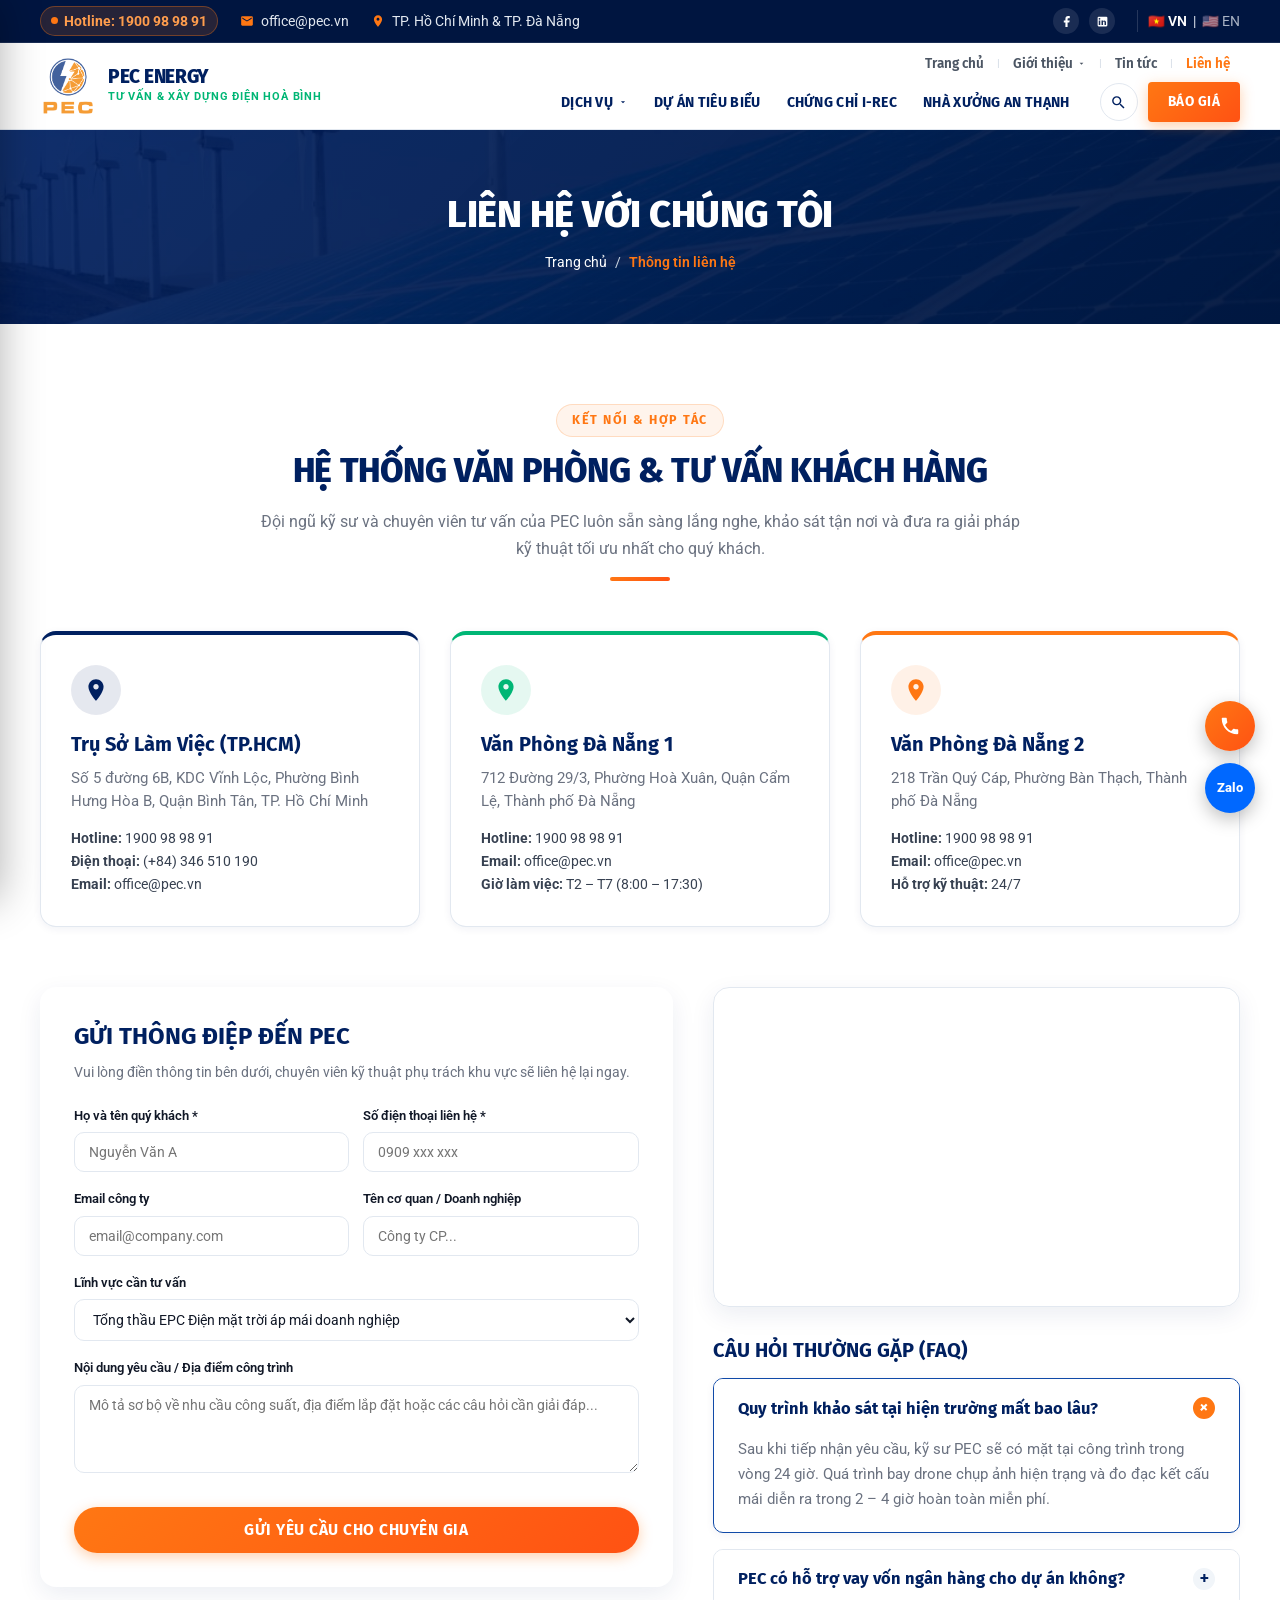
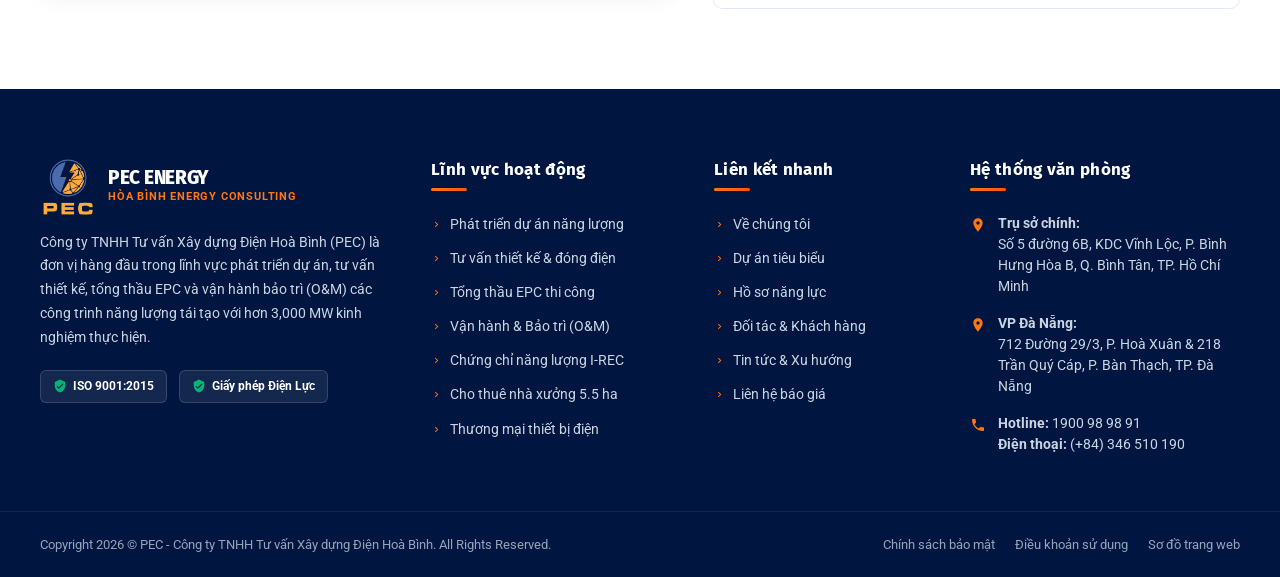
<file: lien-he.html>
<!DOCTYPE html>
<html lang="vi">
<head>
  <meta charset="UTF-8">
  <meta name="viewport" content="width=device-width, initial-scale=1.0">
  <title>Liên Hệ Tư Vấn & Hệ Thống Văn Phòng PEC | PEC Energy Consulting</title>
  <meta name="description" content="Thông tin liên hệ Công ty TNHH Tư vấn Xây dựng Điện Hoà Bình: Trụ sở TP.HCM, VP Đà Nẵng, Hotline 1900 98 98 91, bản đồ và form báo giá.">
  <link rel="icon" href="images/logo.png" type="image/png">
  <link rel="stylesheet" href="css/style.css">
</head>
<body>

<!-- Top Bar -->
<div class="top-bar">
  <div class="container">
    <div class="top-bar-left">
      <div class="top-bar-item">
        <a href="tel:1900989891" class="top-hotline-badge">
          <span class="pulse-dot"></span>
          <span>Hotline: 1900 98 98 91</span>
        </a>
      </div>
      <div class="top-bar-item">
        <svg viewBox="0 0 24 24"><path d="M20 4H4c-1.1 0-1.99.9-1.99 2L2 18c0 1.1.9 2 2 2h16c1.1 0 2-.9 2-2V6c0-1.1-.9-2-2-2zm0 4l-8 5-8-5V6l8 5 8-5v2z"/></svg>
        <a href="mailto:office@pec.vn">office@pec.vn</a>
      </div>
      <div class="top-bar-item hide-on-mobile">
        <svg viewBox="0 0 24 24"><path d="M12 2C8.13 2 5 5.13 5 9c0 5.25 7 13 7 13s7-7.75 7-13c0-3.87-3.13-7-7-7zm0 9.5c-1.38 0-2.5-1.12-2.5-2.5s1.12-2.5 2.5-2.5 2.5 1.12 2.5 2.5-1.12 2.5-2.5 2.5z"/></svg>
        <span>TP. Hồ Chí Minh & TP. Đà Nẵng</span>
      </div>
    </div>
    <div class="top-bar-right">
      <div class="social-links">
        <a href="https://www.facebook.com/HoaBinhEnergyConsultingPEC/" target="_blank" rel="noreferrer" class="social-btn" title="Facebook">
          <svg viewBox="0 0 24 24"><path d="M18 2h-3a5 5 0 0 0-5 5v3H7v4h3v8h4v-8h3l1-4h-4V7a1 1 0 0 1 1-1h3z"/></svg>
        </a>
        <a href="https://www.linkedin.com/company/hoa-binh-energy-consulting/" target="_blank" rel="noreferrer" class="social-btn" title="LinkedIn">
          <svg viewBox="0 0 24 24"><path d="M19 3a2 2 0 0 1 2 2v14a2 2 0 0 1-2 2H5a2 2 0 0 1-2-2V5a2 2 0 0 1 2-2h14m-.5 15.5v-5.3a3.26 3.26 0 0 0-3.26-3.26c-.85 0-1.84.52-2.28 1.3v-1.11h-2.79v8.37h2.79v-4.93c0-.77.62-1.4 1.39-1.4a1.4 1.4 0 0 1 1.4 1.4v4.93h2.75M6.46 8.76a1.64 1.64 0 1 0 0-3.28 1.64 1.64 0 0 0 0 3.28m1.4 9.74v-8.37H5.06v8.37h2.8z"/></svg>
        </a>
      </div>
      <div class="lang-switch">
        <a href="#" class="active" title="Tiếng Việt">🇻🇳 VN</a>
        <span>|</span>
        <a href="#" title="English">🇺🇸 EN</a>
      </div>
    </div>
  </div>
</div>

<!-- Main Sticky Header -->
<header class="main-header">
  <div class="container header-container">
    <a href="index.html" class="site-logo">
      <img src="images/logo.png" alt="PEC Energy Consulting" width="60" height="64">
      <div class="logo-text-group">
        <span class="logo-title">PEC ENERGY</span>
        <span class="logo-subtitle">Tư Vấn & Xây Dựng Điện Hoà Bình</span>
      </div>
    </a>

    <!-- Desktop 2-Tier Navigation -->
    <div class="header-nav-wrapper">
      <!-- Menu 1 (Hàng trên): Trang chủ, Giới thiệu, Tin tức, Liên hệ -->
      <div class="header-top-row">
        <nav class="menu-top" aria-label="Menu phụ">
          <div class="menu-top-item ">
            <a href="index.html" class="menu-top-link">Trang chủ</a>
          </div>
          <span class="menu-top-sep">|</span>
          <div class="menu-top-item has-dropdown ">
            <a href="gioi-thieu.html" class="menu-top-link">
              Giới thiệu
              <svg class="arrow-down" viewBox="0 0 24 24"><path d="M7 10l5 5 5-5z"/></svg>
            </a>
            <div class="dropdown-menu">
              <div class="dropdown-item"><a href="gioi-thieu.html#tong-quan" class="dropdown-link">Tổng quan công ty</a></div>
              <div class="dropdown-item"><a href="gioi-thieu.html#thu-ngo" class="dropdown-link">Thư ngỏ Ban Giám Đốc</a></div>
              <div class="dropdown-item"><a href="chung-chi-nang-luc.html" class="dropdown-link">Chứng chỉ & Hồ sơ năng lực</a></div>
              <div class="dropdown-item"><a href="doi-tac.html" class="dropdown-link">Khách hàng & Đối tác</a></div>
            </div>
          </div>
          <span class="menu-top-sep">|</span>
          <div class="menu-top-item ">
            <a href="tin-tuc.html" class="menu-top-link">Tin tức</a>
          </div>
          <span class="menu-top-sep">|</span>
          <div class="menu-top-item active">
            <a href="lien-he.html" class="menu-top-link">Liên hệ</a>
          </div>
        </nav>
      </div>

      <!-- Menu 2 (Hàng dưới): Các mục còn lại + Search + Báo giá -->
      <div class="header-main-row">
        <nav class="nav-menu" aria-label="Menu chính">
          <div class="nav-item ">
            <a href="dich-vu.html" class="nav-link">
              Dịch vụ
              <svg class="arrow-down" viewBox="0 0 24 24"><path d="M7 10l5 5 5-5z"/></svg>
            </a>
            <div class="dropdown-menu">
              <div class="dropdown-item"><a href="dich-vu.html#phat-trien" class="dropdown-link">Phát triển dự án năng lượng</a></div>
              <div class="dropdown-item"><a href="dich-vu.html#tu-van" class="dropdown-link">Tư vấn kỹ thuật & thiết kế</a></div>
              <div class="dropdown-item"><a href="dich-vu.html#thi-cong" class="dropdown-link">Thi công xây dựng EPC</a></div>
              <div class="dropdown-item"><a href="dich-vu-chi-tiet.html" class="dropdown-link">Vận hành & Bảo trì (O&M)</a></div>
              <div class="dropdown-item"><a href="i-rec.html" class="dropdown-link">Chứng chỉ xanh I-REC</a></div>
              <div class="dropdown-item"><a href="cho-thue-nha-xuong.html" class="dropdown-link">Cho thuê nhà xưởng Tam Anh</a></div>
              <div class="dropdown-item"><a href="dich-vu.html#thuong-mai" class="dropdown-link">Thương mại thiết bị điện</a></div>
            </div>
          </div>

          <div class="nav-item ">
            <a href="du-an.html" class="nav-link">Dự án tiêu biểu</a>
          </div>

          <div class="nav-item ">
            <a href="i-rec.html" class="nav-link">Chứng chỉ I-REC</a>
          </div>

          <div class="nav-item ">
            <a href="cho-thue-nha-xuong.html" class="nav-link">Nhà xưởng An Thạnh</a>
          </div>
        </nav>

        <!-- Header Actions -->
        <div class="header-actions">
          <button class="search-toggle-btn" title="Tìm kiếm" aria-label="Tìm kiếm">
            <svg viewBox="0 0 24 24"><path d="M15.5 14h-.79l-.28-.27A6.471 6.471 0 0 0 16 9.5 6.5 6.5 0 1 0 9.5 16c1.61 0 3.09-.59 4.23-1.57l.27.28v.79l5 4.99L20.49 19l-4.99-5zm-6 0C7.01 14 5 11.99 5 9.5S7.01 5 9.5 5 14 7.01 14 9.5 11.99 14 9.5 14z"/></svg>
          </button>
          <a href="#quote" class="btn btn-accent open-quote-modal header-quote-btn">Báo Giá</a>
        </div>
      </div>
    </div>

    <!-- Mobile Header Actions (Visible only on mobile/tablet) -->
    <div class="mobile-header-actions">
      <button class="search-toggle-btn" title="Tìm kiếm" aria-label="Tìm kiếm">
        <svg viewBox="0 0 24 24"><path d="M15.5 14h-.79l-.28-.27A6.471 6.471 0 0 0 16 9.5 6.5 6.5 0 1 0 9.5 16c1.61 0 3.09-.59 4.23-1.57l.27.28v.79l5 4.99L20.49 19l-4.99-5zm-6 0C7.01 14 5 11.99 5 9.5S7.01 5 9.5 5 14 7.01 14 9.5 11.99 14 9.5 14z"/></svg>
      </button>
      <button class="mobile-toggle-btn" aria-label="Mở menu">
        <span></span><span></span><span></span>
      </button>
    </div>
  </div>
</header>

<!-- Mobile Navigation Drawer -->
<div class="drawer-overlay"></div>
<aside class="mobile-nav-drawer">
  <div class="mobile-drawer-header">
    <a href="index.html" class="site-logo">
      <img src="images/logo.png" alt="PEC Energy" width="46" height="48">
      <span class="logo-title" style="font-size:16px;">PEC ENERGY</span>
    </a>
    <button class="close-drawer-btn" style="background:none;border:none;font-size:26px;cursor:pointer;">&times;</button>
  </div>
  <div class="mobile-drawer-body">
    <ul>
      <li><a href="index.html">Trang chủ</a></li>
      <li><a href="gioi-thieu.html">Giới thiệu công ty</a></li>
      <li><a href="chung-chi-nang-luc.html">Chứng chỉ & Hồ sơ năng lực</a></li>
      <li><a href="doi-tac.html">Khách hàng & Đối tác</a></li>
      <li><a href="dich-vu.html">Sản phẩm & Dịch vụ</a></li>
      <li><a href="dich-vu-chi-tiet.html">Vận hành & Bảo trì (O&M)</a></li>
      <li><a href="du-an.html">Dự án tiêu biểu</a></li>
      <li><a href="i-rec.html">Chứng chỉ I-REC</a></li>
      <li><a href="cho-thue-nha-xuong.html">Cho thuê nhà xưởng</a></li>
      <li><a href="tin-tuc.html">Tin tức & Sự kiện</a></li>
      <li><a href="lien-he.html">Liên hệ tư vấn</a></li>
    </ul>
  </div>
  <div class="mobile-drawer-footer">
    <a href="tel:1900989891" class="btn btn-accent" style="width:100%;margin-bottom:10px;">Hotline: 1900 98 98 91</a>
    <p style="font-size:12.5px;color:var(--vp-text-light);text-align:center;">Email: office@pec.vn</p>
  </div>
</aside>


<!-- Page Header Banner -->
<section class="page-header">
  <div class="container">
    <h1 class="page-title">LIÊN HỆ VỚI CHÚNG TÔI</h1>
    <div class="breadcrumbs">
      <a href="index.html">Trang chủ</a>
      <span>/</span>
      <span class="current">Thông tin liên hệ</span>
    </div>
  </div>
</section>

<!-- Contact Info & Form Section -->
<section class="section">
  <div class="container">
    <div class="section-header">
      <span class="section-subtitle-badge">Kết Nối & Hợp Tác</span>
      <h2 class="section-title">HỆ THỐNG VĂN PHÒNG & TƯ VẤN KHÁCH HÀNG</h2>
      <p class="section-desc">Đội ngũ kỹ sư và chuyên viên tư vấn của PEC luôn sẵn sàng lắng nghe, khảo sát tận nơi và đưa ra giải pháp kỹ thuật tối ưu nhất cho quý khách.</p>
      <div class="section-title-line"></div>
    </div>

    <!-- 3 Office Locations Grid -->
    <div style="display:grid;grid-template-columns:repeat(3, 1fr);gap:30px;margin-bottom:60px;">
      <!-- Office 1: TP.HCM -->
      <div style="background:#ffffff;border:1px solid var(--vp-border);border-radius:var(--vp-radius-lg);padding:30px;box-shadow:var(--vp-shadow-sm);border-top:4px solid var(--vp-primary);">
        <div style="width:50px;height:50px;border-radius:50%;background:rgba(0,32,96,0.1);color:var(--vp-primary);display:flex;align-items:center;justify-content:center;margin-bottom:16px;">
          <svg viewBox="0 0 24 24" style="width:26px;height:26px;fill:currentColor;"><path d="M12 2C8.13 2 5 5.13 5 9c0 5.25 7 13 7 13s7-7.75 7-13c0-3.87-3.13-7-7-7zm0 9.5c-1.38 0-2.5-1.12-2.5-2.5s1.12-2.5 2.5-2.5 2.5 1.12 2.5 2.5-1.12 2.5-2.5 2.5z"/></svg>
        </div>
        <h3 style="font-size:20px;color:var(--vp-primary);margin-bottom:10px;">Trụ Sở Làm Việc (TP.HCM)</h3>
        <p style="font-size:14.5px;color:var(--vp-text-light);line-height:1.6;margin-bottom:14px;">
          Số 5 đường 6B, KDC Vĩnh Lộc, Phường Bình Hưng Hòa B, Quận Bình Tân, TP. Hồ Chí Minh
        </p>
        <p style="font-size:14px;color:var(--vp-text);margin:0;">
          <strong>Hotline:</strong> 1900 98 98 91<br>
          <strong>Điện thoại:</strong> (+84) 346 510 190<br>
          <strong>Email:</strong> office@pec.vn
        </p>
      </div>

      <!-- Office 2: Da Nang 1 -->
      <div style="background:#ffffff;border:1px solid var(--vp-border);border-radius:var(--vp-radius-lg);padding:30px;box-shadow:var(--vp-shadow-sm);border-top:4px solid var(--vp-green);">
        <div style="width:50px;height:50px;border-radius:50%;background:rgba(0,182,117,0.1);color:var(--vp-green);display:flex;align-items:center;justify-content:center;margin-bottom:16px;">
          <svg viewBox="0 0 24 24" style="width:26px;height:26px;fill:currentColor;"><path d="M12 2C8.13 2 5 5.13 5 9c0 5.25 7 13 7 13s7-7.75 7-13c0-3.87-3.13-7-7-7zm0 9.5c-1.38 0-2.5-1.12-2.5-2.5s1.12-2.5 2.5-2.5 2.5 1.12 2.5 2.5-1.12 2.5-2.5 2.5z"/></svg>
        </div>
        <h3 style="font-size:20px;color:var(--vp-primary);margin-bottom:10px;">Văn Phòng Đà Nẵng 1</h3>
        <p style="font-size:14.5px;color:var(--vp-text-light);line-height:1.6;margin-bottom:14px;">
          712 Đường 29/3, Phường Hoà Xuân, Quận Cẩm Lệ, Thành phố Đà Nẵng
        </p>
        <p style="font-size:14px;color:var(--vp-text);margin:0;">
          <strong>Hotline:</strong> 1900 98 98 91<br>
          <strong>Email:</strong> office@pec.vn<br>
          <strong>Giờ làm việc:</strong> T2 – T7 (8:00 – 17:30)
        </p>
      </div>

      <!-- Office 3: Da Nang 2 -->
      <div style="background:#ffffff;border:1px solid var(--vp-border);border-radius:var(--vp-radius-lg);padding:30px;box-shadow:var(--vp-shadow-sm);border-top:4px solid var(--vp-accent);">
        <div style="width:50px;height:50px;border-radius:50%;background:rgba(255,119,19,0.1);color:var(--vp-accent);display:flex;align-items:center;justify-content:center;margin-bottom:16px;">
          <svg viewBox="0 0 24 24" style="width:26px;height:26px;fill:currentColor;"><path d="M12 2C8.13 2 5 5.13 5 9c0 5.25 7 13 7 13s7-7.75 7-13c0-3.87-3.13-7-7-7zm0 9.5c-1.38 0-2.5-1.12-2.5-2.5s1.12-2.5 2.5-2.5 2.5 1.12 2.5 2.5-1.12 2.5-2.5 2.5z"/></svg>
        </div>
        <h3 style="font-size:20px;color:var(--vp-primary);margin-bottom:10px;">Văn Phòng Đà Nẵng 2</h3>
        <p style="font-size:14.5px;color:var(--vp-text-light);line-height:1.6;margin-bottom:14px;">
          218 Trần Quý Cáp, Phường Bàn Thạch, Thành phố Đà Nẵng
        </p>
        <p style="font-size:14px;color:var(--vp-text);margin:0;">
          <strong>Hotline:</strong> 1900 98 98 91<br>
          <strong>Email:</strong> office@pec.vn<br>
          <strong>Hỗ trợ kỹ thuật:</strong> 24/7
        </p>
      </div>
    </div>

    <!-- Contact Form & Map Section -->
    <div style="display:grid;grid-template-columns:1.2fr 1fr;gap:40px;align-items:start;">
      <!-- Contact Form -->
      <div class="quote-form-card" style="box-shadow:var(--vp-shadow);">
        <h3 style="font-size:24px;margin-bottom:8px;">GỬI THÔNG ĐIỆP ĐẾN PEC</h3>
        <p class="form-desc">Vui lòng điền thông tin bên dưới, chuyên viên kỹ thuật phụ trách khu vực sẽ liên hệ lại ngay.</p>
        
        <form class="quote-form-element">
          <div class="form-row">
            <div class="form-group">
              <label class="form-label">Họ và tên quý khách *</label>
              <input type="text" class="form-control" placeholder="Nguyễn Văn A" required>
            </div>
            <div class="form-group">
              <label class="form-label">Số điện thoại liên hệ *</label>
              <input type="tel" class="form-control" placeholder="0909 xxx xxx" required>
            </div>
          </div>

          <div class="form-row">
            <div class="form-group">
              <label class="form-label">Email công ty</label>
              <input type="email" class="form-control" placeholder="email@company.com">
            </div>
            <div class="form-group">
              <label class="form-label">Tên cơ quan / Doanh nghiệp</label>
              <input type="text" class="form-control" placeholder="Công ty CP...">
            </div>
          </div>

          <div class="form-group">
            <label class="form-label">Lĩnh vực cần tư vấn</label>
            <select class="form-control">
              <option>Tổng thầu EPC Điện mặt trời áp mái doanh nghiệp</option>
              <option>Tư vấn kỹ thuật & Lập hồ sơ đóng điện COD</option>
              <option>Hợp đồng Vận hành & Bảo trì (O&M)</option>
              <option>Đăng ký phát hành Chứng chỉ I-REC (Net-Zero)</option>
              <option>Thuê nhà xưởng An Thạnh (5.5 ha Tam Anh)</option>
              <option>Mua sắm thiết bị điện (Pin mặt trời, Inverter, MBA)</option>
            </select>
          </div>

          <div class="form-group">
            <label class="form-label">Nội dung yêu cầu / Địa điểm công trình</label>
            <textarea class="form-control" rows="4" placeholder="Mô tả sơ bộ về nhu cầu công suất, địa điểm lắp đặt hoặc các câu hỏi cần giải đáp..."></textarea>
          </div>

          <button type="submit" class="btn btn-accent btn-lg" style="width:100%;margin-top:10px;">GỬI YÊU CẦU CHO CHUYÊN GIA</button>
        </form>
      </div>

      <!-- Google Map & FAQ -->
      <div>
        <div style="border-radius:var(--vp-radius-lg);overflow:hidden;box-shadow:var(--vp-shadow);border:1px solid var(--vp-border);height:320px;margin-bottom:30px;">
          <iframe 
            src="https://www.google.com/maps/embed?pb=!1m18!1m12!1m3!1d3919.143242207908!2d106.58245137570417!3d10.80034075874984!2m3!1f0!2f0!3f0!3m2!1i1024!2i768!4f13.1!3m3!1m2!1s0x31752b96317d7b1b%3A0xa1fef0f7ec62f928!2zU-G7kSA1IMSQxrDhu51uZyA2QiwgQsOsbmggSMawbmcgSMOyYSBCLCBCw6xuaCBUw6JuLCBUaMOgbmggcGjhu5EgSOG7kyBDaMOtIE1pbmgsIFZp4buHdCBOYW0!5e0!3m2!1svi!2s!4v1711420000000!5m2!1svi!2s" 
            width="100%" 
            height="100%" 
            style="border:0;" 
            allowfullscreen="" 
            loading="lazy" 
            referrerpolicy="no-referrer-when-downgrade"
            title="Bản đồ văn phòng PEC">
          </iframe>
        </div>

        <h3 style="font-size:20px;color:var(--vp-primary);margin-bottom:15px;">CÂU HỎI THƯỜNG GẶP (FAQ)</h3>
        <div class="faq-list">
          <div class="faq-item open">
            <div class="faq-header">
              <h4>Quy trình khảo sát tại hiện trường mất bao lâu?</h4>
              <span class="faq-toggle-icon">+</span>
            </div>
            <div class="faq-body">
              Sau khi tiếp nhận yêu cầu, kỹ sư PEC sẽ có mặt tại công trình trong vòng 24 giờ. Quá trình bay drone chụp ảnh hiện trạng và đo đạc kết cấu mái diễn ra trong 2 – 4 giờ hoàn toàn miễn phí.
            </div>
          </div>

          <div class="faq-item">
            <div class="faq-header">
              <h4>PEC có hỗ trợ vay vốn ngân hàng cho dự án không?</h4>
              <span class="faq-toggle-icon">+</span>
            </div>
            <div class="faq-body">
              Có. PEC là đối tác kỹ thuật được các ngân hàng thương mại lớn (Vietcombank, BIDV, MB Bank, HDBank...) tín nhiệm để giải ngân gói vay tín dụng xanh với lãi suất ưu đãi lên tới 70% giá trị hệ thống.
            </div>
          </div>
        </div>
      </div>
    </div>
  </div>
</section>


<!-- Footer Section (Vu Phong Corporate Energy style) -->
<footer class="site-footer">
  <div class="footer-top">
    <div class="container footer-grid">
      <!-- Col 1: About PEC -->
      <div class="footer-col footer-about">
        <a href="index.html" class="site-logo" style="margin-bottom:16px;display:inline-flex;">
          <img src="images/logo.png" alt="PEC Energy Consulting" width="55" height="60" style="filter:brightness(1.1);">
          <div class="logo-text-group">
            <span class="logo-title" style="color:#ffffff;">PEC ENERGY</span>
            <span class="logo-subtitle" style="color:var(--vp-accent);">Hòa Bình Energy Consulting</span>
          </div>
        </a>
        <p>Công ty TNHH Tư vấn Xây dựng Điện Hoà Bình (PEC) là đơn vị hàng đầu trong lĩnh vực phát triển dự án, tư vấn thiết kế, tổng thầu EPC và vận hành bảo trì (O&M) các công trình năng lượng tái tạo với hơn 3,000 MW kinh nghiệm thực hiện.</p>
        <div class="cert-badges">
          <div class="cert-badge-item">
            <svg viewBox="0 0 24 24"><path d="M12 1L3 5v6c0 5.55 3.84 10.74 9 12 5.16-1.26 9-6.45 9-12V5l-9-4zm-2 16l-4-4 1.41-1.41L10 14.17l6.59-6.59L18 9l-8 8z"/></svg>
            <span>ISO 9001:2015</span>
          </div>
          <div class="cert-badge-item">
            <svg viewBox="0 0 24 24"><path d="M12 1L3 5v6c0 5.55 3.84 10.74 9 12 5.16-1.26 9-6.45 9-12V5l-9-4zm-2 16l-4-4 1.41-1.41L10 14.17l6.59-6.59L18 9l-8 8z"/></svg>
            <span>Giấy phép Điện Lực</span>
          </div>
        </div>
      </div>

      <!-- Col 2: Services -->
      <div class="footer-col">
        <h4 class="footer-heading">Lĩnh vực hoạt động</h4>
        <ul class="footer-links">
          <li><a href="dich-vu.html#phat-trien"><svg viewBox="0 0 24 24"><path d="M8.59 16.59L13.17 12 8.59 7.41 10 6l6 6-6 6-1.41-1.41z"/></svg>Phát triển dự án năng lượng</a></li>
          <li><a href="dich-vu.html#tu-van"><svg viewBox="0 0 24 24"><path d="M8.59 16.59L13.17 12 8.59 7.41 10 6l6 6-6 6-1.41-1.41z"/></svg>Tư vấn thiết kế & đóng điện</a></li>
          <li><a href="dich-vu.html#thi-cong"><svg viewBox="0 0 24 24"><path d="M8.59 16.59L13.17 12 8.59 7.41 10 6l6 6-6 6-1.41-1.41z"/></svg>Tổng thầu EPC thi công</a></li>
          <li><a href="dich-vu-chi-tiet.html"><svg viewBox="0 0 24 24"><path d="M8.59 16.59L13.17 12 8.59 7.41 10 6l6 6-6 6-1.41-1.41z"/></svg>Vận hành & Bảo trì (O&M)</a></li>
          <li><a href="i-rec.html"><svg viewBox="0 0 24 24"><path d="M8.59 16.59L13.17 12 8.59 7.41 10 6l6 6-6 6-1.41-1.41z"/></svg>Chứng chỉ năng lượng I-REC</a></li>
          <li><a href="cho-thue-nha-xuong.html"><svg viewBox="0 0 24 24"><path d="M8.59 16.59L13.17 12 8.59 7.41 10 6l6 6-6 6-1.41-1.41z"/></svg>Cho thuê nhà xưởng 5.5 ha</a></li>
          <li><a href="dich-vu.html#thuong-mai"><svg viewBox="0 0 24 24"><path d="M8.59 16.59L13.17 12 8.59 7.41 10 6l6 6-6 6-1.41-1.41z"/></svg>Thương mại thiết bị điện</a></li>
        </ul>
      </div>

      <!-- Col 3: Quick Links -->
      <div class="footer-col">
        <h4 class="footer-heading">Liên kết nhanh</h4>
        <ul class="footer-links">
          <li><a href="gioi-thieu.html"><svg viewBox="0 0 24 24"><path d="M8.59 16.59L13.17 12 8.59 7.41 10 6l6 6-6 6-1.41-1.41z"/></svg>Về chúng tôi</a></li>
          <li><a href="du-an.html"><svg viewBox="0 0 24 24"><path d="M8.59 16.59L13.17 12 8.59 7.41 10 6l6 6-6 6-1.41-1.41z"/></svg>Dự án tiêu biểu</a></li>
          <li><a href="chung-chi-nang-luc.html"><svg viewBox="0 0 24 24"><path d="M8.59 16.59L13.17 12 8.59 7.41 10 6l6 6-6 6-1.41-1.41z"/></svg>Hồ sơ năng lực</a></li>
          <li><a href="doi-tac.html"><svg viewBox="0 0 24 24"><path d="M8.59 16.59L13.17 12 8.59 7.41 10 6l6 6-6 6-1.41-1.41z"/></svg>Đối tác & Khách hàng</a></li>
          <li><a href="tin-tuc.html"><svg viewBox="0 0 24 24"><path d="M8.59 16.59L13.17 12 8.59 7.41 10 6l6 6-6 6-1.41-1.41z"/></svg>Tin tức & Xu hướng</a></li>
          <li><a href="lien-he.html"><svg viewBox="0 0 24 24"><path d="M8.59 16.59L13.17 12 8.59 7.41 10 6l6 6-6 6-1.41-1.41z"/></svg>Liên hệ báo giá</a></li>
        </ul>
      </div>

      <!-- Col 4: Contact & Office Info -->
      <div class="footer-col footer-newsletter">
        <h4 class="footer-heading">Hệ thống văn phòng</h4>
        <div class="footer-contact-item">
          <svg viewBox="0 0 24 24"><path d="M12 2C8.13 2 5 5.13 5 9c0 5.25 7 13 7 13s7-7.75 7-13c0-3.87-3.13-7-7-7zm0 9.5c-1.38 0-2.5-1.12-2.5-2.5s1.12-2.5 2.5-2.5 2.5 1.12 2.5 2.5-1.12 2.5-2.5 2.5z"/></svg>
          <div>
            <strong>Trụ sở chính:</strong><br>
            Số 5 đường 6B, KDC Vĩnh Lộc, P. Bình Hưng Hòa B, Q. Bình Tân, TP. Hồ Chí Minh
          </div>
        </div>
        <div class="footer-contact-item">
          <svg viewBox="0 0 24 24"><path d="M12 2C8.13 2 5 5.13 5 9c0 5.25 7 13 7 13s7-7.75 7-13c0-3.87-3.13-7-7-7zm0 9.5c-1.38 0-2.5-1.12-2.5-2.5s1.12-2.5 2.5-2.5 2.5 1.12 2.5 2.5-1.12 2.5-2.5 2.5z"/></svg>
          <div>
            <strong>VP Đà Nẵng:</strong><br>
            712 Đường 29/3, P. Hoà Xuân & 218 Trần Quý Cáp, P. Bàn Thạch, TP. Đà Nẵng
          </div>
        </div>
        <div class="footer-contact-item">
          <svg viewBox="0 0 24 24"><path d="M6.62 10.79c1.44 2.83 3.76 5.14 6.59 6.59l2.2-2.2c.27-.27.67-.36 1.02-.24 1.12.37 2.33.57 3.57.57.55 0 1 .45 1 1V20c0 .55-.45 1-1 1-9.39 0-17-7.61-17-17 0-.55.45-1 1-1h3.5c.55 0 1 .45 1 1 0 1.25.2 2.45.57 3.57.11.35.03.74-.25 1.02l-2.2 2.2z"/></svg>
          <div>
            <strong>Hotline:</strong> 1900 98 98 91<br>
            <strong>Điện thoại:</strong> (+84) 346 510 190
          </div>
        </div>
      </div>
    </div>
  </div>

  <div class="footer-bottom">
    <div class="container">
      <p>Copyright 2026 © PEC - Công ty TNHH Tư vấn Xây dựng Điện Hoà Bình. All Rights Reserved.</p>
      <div class="footer-bottom-links">
        <a href="gioi-thieu.html">Chính sách bảo mật</a>
        <a href="gioi-thieu.html">Điều khoản sử dụng</a>
        <a href="lien-he.html">Sơ đồ trang web</a>
      </div>
    </div>
  </div>
</footer>

<!-- Floating Contact Action Widgets -->
<div class="floating-widgets">
  <a href="tel:1900989891" class="floating-btn floating-phone" title="Gọi ngay Hotline 1900 98 98 91">
    <svg viewBox="0 0 24 24"><path d="M6.62 10.79c1.44 2.83 3.76 5.14 6.59 6.59l2.2-2.2c.27-.27.67-.36 1.02-.24 1.12.37 2.33.57 3.57.57.55 0 1 .45 1 1V20c0 .55-.45 1-1 1-9.39 0-17-7.61-17-17 0-.55.45-1 1-1h3.5c.55 0 1 .45 1 1 0 1.25.2 2.45.57 3.57.11.35.03.74-.25 1.02l-2.2 2.2z"/></svg>
  </a>
  <a href="https://zalo.me/0346510190" target="_blank" rel="noreferrer" class="floating-btn floating-zalo" title="Chat Zalo hỗ trợ">
    Zalo
  </a>
  <button class="floating-btn back-to-top" title="Lên đầu trang" aria-label="Lên đầu trang">
    <svg viewBox="0 0 24 24"><path d="M7.41 15.41L12 10.83l4.59 4.58L18 14l-6-6-6 6z"/></svg>
  </button>
</div>

<!-- Modal Quick Quote -->
<div class="modal-overlay" id="quoteModal">
  <div class="modal-container">
    <button class="modal-close-btn">&times;</button>
    <h3 style="font-size:22px;color:var(--vp-primary);margin-bottom:6px;">Yêu Cầu Báo Giá & Tư Vấn</h3>
    <p style="font-size:13.5px;color:var(--vp-text-light);margin-bottom:20px;">Vui lòng để lại thông tin, kỹ sư trưởng PEC sẽ phản hồi phương án & dự toán trong 30 phút.</p>
    
    <form class="quote-form-element">
      <div class="form-row">
        <div class="form-group">
          <label class="form-label">Họ và tên *</label>
          <input type="text" class="form-control" placeholder="Nguyễn Văn A" required>
        </div>
        <div class="form-group">
          <label class="form-label">Số điện thoại *</label>
          <input type="tel" class="form-control" placeholder="0909 xxx xxx" required>
        </div>
      </div>
      <div class="form-group">
        <label class="form-label">Email liên hệ</label>
        <input type="email" class="form-control" placeholder="email@doanhnghiep.com">
      </div>
      <div class="form-group">
        <label class="form-label">Dịch vụ quan tâm</label>
        <select class="form-control">
          <option>Lắp đặt Điện mặt trời áp mái doanh nghiệp</option>
          <option>Tư vấn thiết kế & đóng điện công trình</option>
          <option>Dịch vụ Vận hành & Bảo trì (O&M)</option>
          <option>Đăng ký Chứng chỉ I-REC (Net-Zero)</option>
          <option>Thuê nhà xưởng KCN Tam Anh</option>
          <option>Thương mại thiết bị (Pin, Inverter)</option>
        </select>
      </div>
      <div class="form-group">
        <label class="form-label">Địa điểm & Công suất dự kiến (hoặc ghi chú)</label>
        <textarea class="form-control" rows="3" placeholder="Ví dụ: Mái nhà xưởng 5000m2 tại Bình Dương, công suất ~1 MWp..."></textarea>
      </div>
      <button type="submit" class="btn btn-accent btn-lg" style="width:100%;">GỬI YÊU CẦU NGAY</button>
    </form>
  </div>
</div>

<!-- Modal Search -->
<div class="modal-overlay" id="searchModal">
  <div class="modal-container" style="max-width:500px;">
    <button class="modal-close-btn">&times;</button>
    <h3 style="font-size:20px;color:var(--vp-primary);margin-bottom:15px;">Tìm Kiếm Trên PEC</h3>
    <form action="du-an.html" method="GET">
      <div style="display:flex;gap:10px;">
        <input type="search" name="q" class="form-control" placeholder="Nhập từ khóa tìm kiếm (dự án, dịch vụ, tin tức)..." required>
        <button type="submit" class="btn btn-primary">Tìm</button>
      </div>
    </form>
  </div>
</div>

<script src="js/main.js"></script>


</body>
</html>
</file>
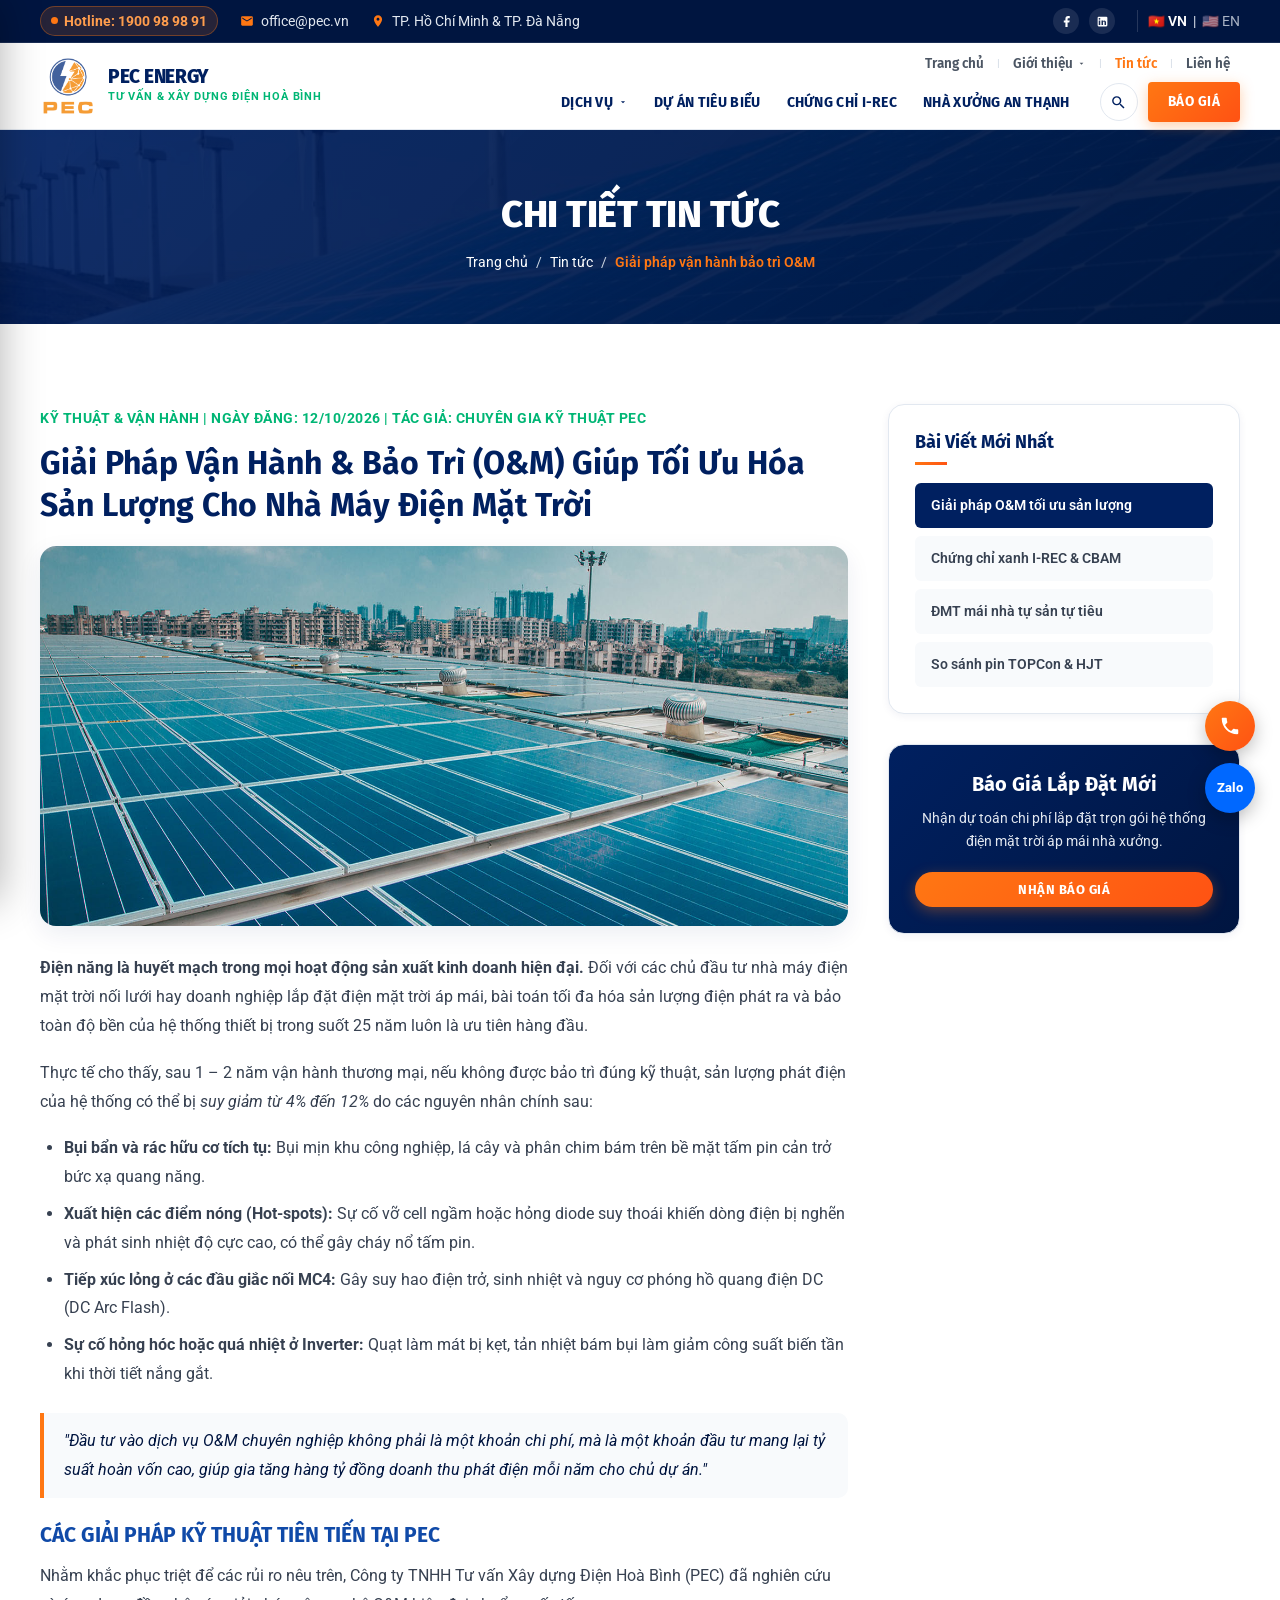
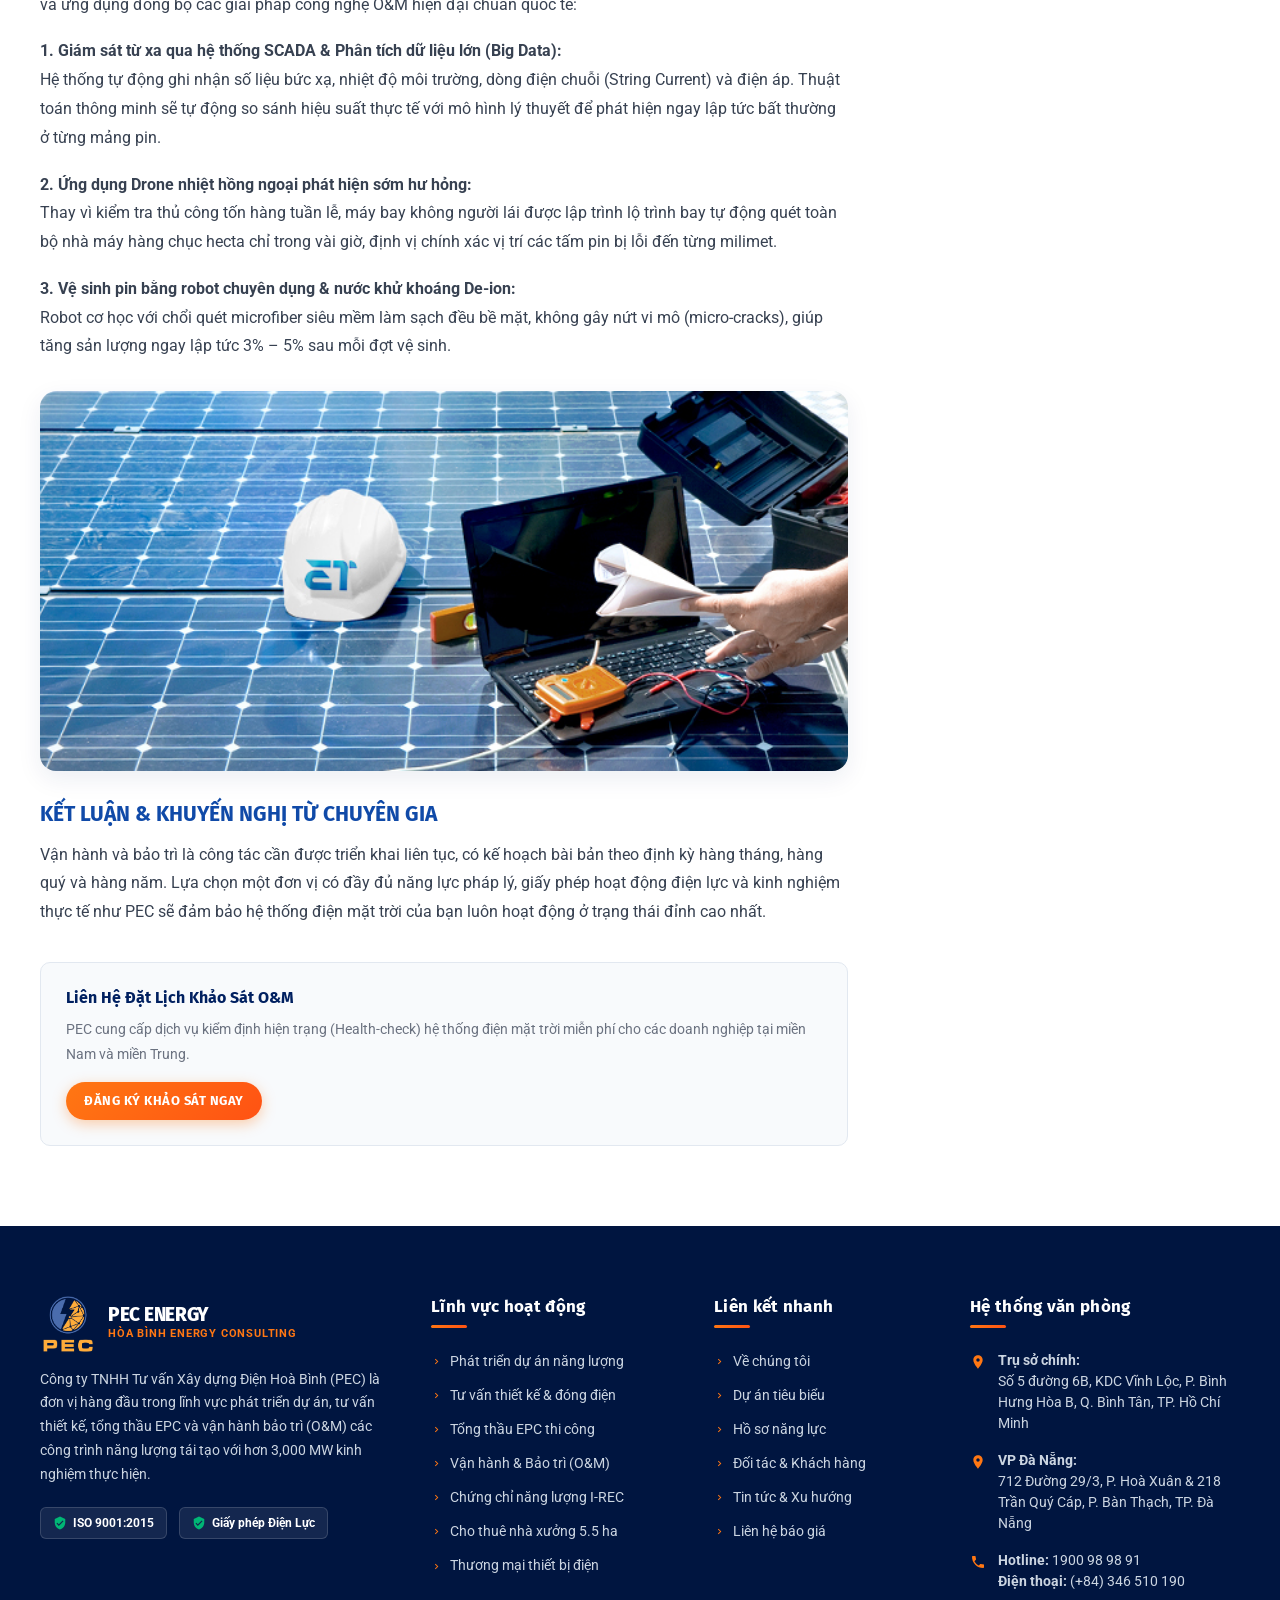
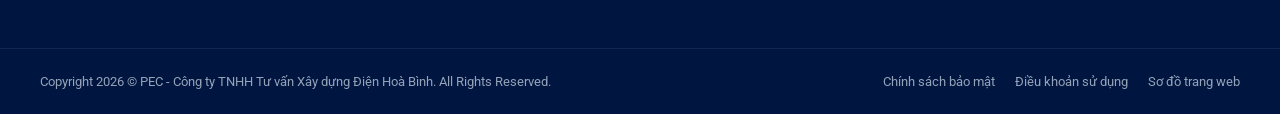
<file: tin-tuc-chi-tiet.html>
<!DOCTYPE html>
<html lang="vi">
<head>
  <meta charset="UTF-8">
  <meta name="viewport" content="width=device-width, initial-scale=1.0">
  <title>Giải Pháp Vận Hành & Bảo Trì O&M Tối Ưu Hóa Sản Lượng | Tin Tức PEC | PEC Energy Consulting</title>
  <meta name="description" content="Bài viết chuyên sâu về kỹ thuật vận hành bảo trì O&M, flycam hồng ngoại và robot rửa pin giúp tăng 5-8% sản lượng điện mặt trời cho chủ đầu tư.">
  <link rel="icon" href="images/logo.png" type="image/png">
  <link rel="stylesheet" href="css/style.css">
</head>
<body>

<!-- Top Bar -->
<div class="top-bar">
  <div class="container">
    <div class="top-bar-left">
      <div class="top-bar-item">
        <a href="tel:1900989891" class="top-hotline-badge">
          <span class="pulse-dot"></span>
          <span>Hotline: 1900 98 98 91</span>
        </a>
      </div>
      <div class="top-bar-item">
        <svg viewBox="0 0 24 24"><path d="M20 4H4c-1.1 0-1.99.9-1.99 2L2 18c0 1.1.9 2 2 2h16c1.1 0 2-.9 2-2V6c0-1.1-.9-2-2-2zm0 4l-8 5-8-5V6l8 5 8-5v2z"/></svg>
        <a href="mailto:office@pec.vn">office@pec.vn</a>
      </div>
      <div class="top-bar-item hide-on-mobile">
        <svg viewBox="0 0 24 24"><path d="M12 2C8.13 2 5 5.13 5 9c0 5.25 7 13 7 13s7-7.75 7-13c0-3.87-3.13-7-7-7zm0 9.5c-1.38 0-2.5-1.12-2.5-2.5s1.12-2.5 2.5-2.5 2.5 1.12 2.5 2.5-1.12 2.5-2.5 2.5z"/></svg>
        <span>TP. Hồ Chí Minh & TP. Đà Nẵng</span>
      </div>
    </div>
    <div class="top-bar-right">
      <div class="social-links">
        <a href="https://www.facebook.com/HoaBinhEnergyConsultingPEC/" target="_blank" rel="noreferrer" class="social-btn" title="Facebook">
          <svg viewBox="0 0 24 24"><path d="M18 2h-3a5 5 0 0 0-5 5v3H7v4h3v8h4v-8h3l1-4h-4V7a1 1 0 0 1 1-1h3z"/></svg>
        </a>
        <a href="https://www.linkedin.com/company/hoa-binh-energy-consulting/" target="_blank" rel="noreferrer" class="social-btn" title="LinkedIn">
          <svg viewBox="0 0 24 24"><path d="M19 3a2 2 0 0 1 2 2v14a2 2 0 0 1-2 2H5a2 2 0 0 1-2-2V5a2 2 0 0 1 2-2h14m-.5 15.5v-5.3a3.26 3.26 0 0 0-3.26-3.26c-.85 0-1.84.52-2.28 1.3v-1.11h-2.79v8.37h2.79v-4.93c0-.77.62-1.4 1.39-1.4a1.4 1.4 0 0 1 1.4 1.4v4.93h2.75M6.46 8.76a1.64 1.64 0 1 0 0-3.28 1.64 1.64 0 0 0 0 3.28m1.4 9.74v-8.37H5.06v8.37h2.8z"/></svg>
        </a>
      </div>
      <div class="lang-switch">
        <a href="#" class="active" title="Tiếng Việt">🇻🇳 VN</a>
        <span>|</span>
        <a href="#" title="English">🇺🇸 EN</a>
      </div>
    </div>
  </div>
</div>

<!-- Main Sticky Header -->
<header class="main-header">
  <div class="container header-container">
    <a href="index.html" class="site-logo">
      <img src="images/logo.png" alt="PEC Energy Consulting" width="60" height="64">
      <div class="logo-text-group">
        <span class="logo-title">PEC ENERGY</span>
        <span class="logo-subtitle">Tư Vấn & Xây Dựng Điện Hoà Bình</span>
      </div>
    </a>

    <!-- Desktop 2-Tier Navigation -->
    <div class="header-nav-wrapper">
      <!-- Menu 1 (Hàng trên): Trang chủ, Giới thiệu, Tin tức, Liên hệ -->
      <div class="header-top-row">
        <nav class="menu-top" aria-label="Menu phụ">
          <div class="menu-top-item ">
            <a href="index.html" class="menu-top-link">Trang chủ</a>
          </div>
          <span class="menu-top-sep">|</span>
          <div class="menu-top-item has-dropdown ">
            <a href="gioi-thieu.html" class="menu-top-link">
              Giới thiệu
              <svg class="arrow-down" viewBox="0 0 24 24"><path d="M7 10l5 5 5-5z"/></svg>
            </a>
            <div class="dropdown-menu">
              <div class="dropdown-item"><a href="gioi-thieu.html#tong-quan" class="dropdown-link">Tổng quan công ty</a></div>
              <div class="dropdown-item"><a href="gioi-thieu.html#thu-ngo" class="dropdown-link">Thư ngỏ Ban Giám Đốc</a></div>
              <div class="dropdown-item"><a href="chung-chi-nang-luc.html" class="dropdown-link">Chứng chỉ & Hồ sơ năng lực</a></div>
              <div class="dropdown-item"><a href="doi-tac.html" class="dropdown-link">Khách hàng & Đối tác</a></div>
            </div>
          </div>
          <span class="menu-top-sep">|</span>
          <div class="menu-top-item active">
            <a href="tin-tuc.html" class="menu-top-link">Tin tức</a>
          </div>
          <span class="menu-top-sep">|</span>
          <div class="menu-top-item ">
            <a href="lien-he.html" class="menu-top-link">Liên hệ</a>
          </div>
        </nav>
      </div>

      <!-- Menu 2 (Hàng dưới): Các mục còn lại + Search + Báo giá -->
      <div class="header-main-row">
        <nav class="nav-menu" aria-label="Menu chính">
          <div class="nav-item ">
            <a href="dich-vu.html" class="nav-link">
              Dịch vụ
              <svg class="arrow-down" viewBox="0 0 24 24"><path d="M7 10l5 5 5-5z"/></svg>
            </a>
            <div class="dropdown-menu">
              <div class="dropdown-item"><a href="dich-vu.html#phat-trien" class="dropdown-link">Phát triển dự án năng lượng</a></div>
              <div class="dropdown-item"><a href="dich-vu.html#tu-van" class="dropdown-link">Tư vấn kỹ thuật & thiết kế</a></div>
              <div class="dropdown-item"><a href="dich-vu.html#thi-cong" class="dropdown-link">Thi công xây dựng EPC</a></div>
              <div class="dropdown-item"><a href="dich-vu-chi-tiet.html" class="dropdown-link">Vận hành & Bảo trì (O&M)</a></div>
              <div class="dropdown-item"><a href="i-rec.html" class="dropdown-link">Chứng chỉ xanh I-REC</a></div>
              <div class="dropdown-item"><a href="cho-thue-nha-xuong.html" class="dropdown-link">Cho thuê nhà xưởng Tam Anh</a></div>
              <div class="dropdown-item"><a href="dich-vu.html#thuong-mai" class="dropdown-link">Thương mại thiết bị điện</a></div>
            </div>
          </div>

          <div class="nav-item ">
            <a href="du-an.html" class="nav-link">Dự án tiêu biểu</a>
          </div>

          <div class="nav-item ">
            <a href="i-rec.html" class="nav-link">Chứng chỉ I-REC</a>
          </div>

          <div class="nav-item ">
            <a href="cho-thue-nha-xuong.html" class="nav-link">Nhà xưởng An Thạnh</a>
          </div>
        </nav>

        <!-- Header Actions -->
        <div class="header-actions">
          <button class="search-toggle-btn" title="Tìm kiếm" aria-label="Tìm kiếm">
            <svg viewBox="0 0 24 24"><path d="M15.5 14h-.79l-.28-.27A6.471 6.471 0 0 0 16 9.5 6.5 6.5 0 1 0 9.5 16c1.61 0 3.09-.59 4.23-1.57l.27.28v.79l5 4.99L20.49 19l-4.99-5zm-6 0C7.01 14 5 11.99 5 9.5S7.01 5 9.5 5 14 7.01 14 9.5 11.99 14 9.5 14z"/></svg>
          </button>
          <a href="#quote" class="btn btn-accent open-quote-modal header-quote-btn">Báo Giá</a>
        </div>
      </div>
    </div>

    <!-- Mobile Header Actions (Visible only on mobile/tablet) -->
    <div class="mobile-header-actions">
      <button class="search-toggle-btn" title="Tìm kiếm" aria-label="Tìm kiếm">
        <svg viewBox="0 0 24 24"><path d="M15.5 14h-.79l-.28-.27A6.471 6.471 0 0 0 16 9.5 6.5 6.5 0 1 0 9.5 16c1.61 0 3.09-.59 4.23-1.57l.27.28v.79l5 4.99L20.49 19l-4.99-5zm-6 0C7.01 14 5 11.99 5 9.5S7.01 5 9.5 5 14 7.01 14 9.5 11.99 14 9.5 14z"/></svg>
      </button>
      <button class="mobile-toggle-btn" aria-label="Mở menu">
        <span></span><span></span><span></span>
      </button>
    </div>
  </div>
</header>

<!-- Mobile Navigation Drawer -->
<div class="drawer-overlay"></div>
<aside class="mobile-nav-drawer">
  <div class="mobile-drawer-header">
    <a href="index.html" class="site-logo">
      <img src="images/logo.png" alt="PEC Energy" width="46" height="48">
      <span class="logo-title" style="font-size:16px;">PEC ENERGY</span>
    </a>
    <button class="close-drawer-btn" style="background:none;border:none;font-size:26px;cursor:pointer;">&times;</button>
  </div>
  <div class="mobile-drawer-body">
    <ul>
      <li><a href="index.html">Trang chủ</a></li>
      <li><a href="gioi-thieu.html">Giới thiệu công ty</a></li>
      <li><a href="chung-chi-nang-luc.html">Chứng chỉ & Hồ sơ năng lực</a></li>
      <li><a href="doi-tac.html">Khách hàng & Đối tác</a></li>
      <li><a href="dich-vu.html">Sản phẩm & Dịch vụ</a></li>
      <li><a href="dich-vu-chi-tiet.html">Vận hành & Bảo trì (O&M)</a></li>
      <li><a href="du-an.html">Dự án tiêu biểu</a></li>
      <li><a href="i-rec.html">Chứng chỉ I-REC</a></li>
      <li><a href="cho-thue-nha-xuong.html">Cho thuê nhà xưởng</a></li>
      <li><a href="tin-tuc.html">Tin tức & Sự kiện</a></li>
      <li><a href="lien-he.html">Liên hệ tư vấn</a></li>
    </ul>
  </div>
  <div class="mobile-drawer-footer">
    <a href="tel:1900989891" class="btn btn-accent" style="width:100%;margin-bottom:10px;">Hotline: 1900 98 98 91</a>
    <p style="font-size:12.5px;color:var(--vp-text-light);text-align:center;">Email: office@pec.vn</p>
  </div>
</aside>


<!-- Page Header Banner -->
<section class="page-header">
  <div class="container">
    <h1 class="page-title">CHI TIẾT TIN TỨC</h1>
    <div class="breadcrumbs">
      <a href="index.html">Trang chủ</a>
      <span>/</span>
      <a href="tin-tuc.html">Tin tức</a>
      <span>/</span>
      <span class="current">Giải pháp vận hành bảo trì O&M</span>
    </div>
  </div>
</section>

<!-- Content Detail Article -->
<section class="section">
  <div class="container">
    <div class="page-layout-grid">
      <article class="content-body">
        <span class="news-cat" style="font-size:14px;">Kỹ Thuật & Vận Hành | Ngày đăng: 12/10/2026 | Tác giả: Chuyên gia kỹ thuật PEC</span>
        <h2 style="margin:10px 0 20px;font-size:32px;color:var(--vp-primary);">
          Giải Pháp Vận Hành & Bảo Trì (O&M) Giúp Tối Ưu Hóa Sản Lượng Cho Nhà Máy Điện Mặt Trời
        </h2>

        <div class="content-banner-img">
          <img src="images/hero-bg1.jpg" alt="Vận hành bảo trì O&M hệ thống điện mặt trời">
        </div>

        <p><strong>Điện năng là huyết mạch trong mọi hoạt động sản xuất kinh doanh hiện đại.</strong> Đối với các chủ đầu tư nhà máy điện mặt trời nối lưới hay doanh nghiệp lắp đặt điện mặt trời áp mái, bài toán tối đa hóa sản lượng điện phát ra và bảo toàn độ bền của hệ thống thiết bị trong suốt 25 năm luôn là ưu tiên hàng đầu.</p>

        <p>Thực tế cho thấy, sau 1 – 2 năm vận hành thương mại, nếu không được bảo trì đúng kỹ thuật, sản lượng phát điện của hệ thống có thể bị <em>suy giảm từ 4% đến 12%</em> do các nguyên nhân chính sau:</p>

        <ul>
          <li><strong>Bụi bẩn và rác hữu cơ tích tụ:</strong> Bụi mịn khu công nghiệp, lá cây và phân chim bám trên bề mặt tấm pin cản trở bức xạ quang năng.</li>
          <li><strong>Xuất hiện các điểm nóng (Hot-spots):</strong> Sự cố vỡ cell ngầm hoặc hỏng diode suy thoái khiến dòng điện bị nghẽn và phát sinh nhiệt độ cực cao, có thể gây cháy nổ tấm pin.</li>
          <li><strong>Tiếp xúc lỏng ở các đầu giắc nối MC4:</strong> Gây suy hao điện trở, sinh nhiệt và nguy cơ phóng hồ quang điện DC (DC Arc Flash).</li>
          <li><strong>Sự cố hỏng hóc hoặc quá nhiệt ở Inverter:</strong> Quạt làm mát bị kẹt, tản nhiệt bám bụi làm giảm công suất biến tần khi thời tiết nắng gắt.</li>
        </ul>

        <blockquote>
          "Đầu tư vào dịch vụ O&M chuyên nghiệp không phải là một khoản chi phí, mà là một khoản đầu tư mang lại tỷ suất hoàn vốn cao, giúp gia tăng hàng tỷ đồng doanh thu phát điện mỗi năm cho chủ dự án."
        </blockquote>

        <h3>CÁC GIẢI PHÁP KỸ THUẬT TIÊN TIẾN TẠI PEC</h3>
        
        <p>Nhằm khắc phục triệt để các rủi ro nêu trên, Công ty TNHH Tư vấn Xây dựng Điện Hoà Bình (PEC) đã nghiên cứu và ứng dụng đồng bộ các giải pháp công nghệ O&M hiện đại chuẩn quốc tế:</p>

        <p><strong>1. Giám sát từ xa qua hệ thống SCADA & Phân tích dữ liệu lớn (Big Data):</strong><br>
        Hệ thống tự động ghi nhận số liệu bức xạ, nhiệt độ môi trường, dòng điện chuỗi (String Current) và điện áp. Thuật toán thông minh sẽ tự động so sánh hiệu suất thực tế với mô hình lý thuyết để phát hiện ngay lập tức bất thường ở từng mảng pin.</p>

        <p><strong>2. Ứng dụng Drone nhiệt hồng ngoại phát hiện sớm hư hỏng:</strong><br>
        Thay vì kiểm tra thủ công tốn hàng tuần lễ, máy bay không người lái được lập trình lộ trình bay tự động quét toàn bộ nhà máy hàng chục hecta chỉ trong vài giờ, định vị chính xác vị trí các tấm pin bị lỗi đến từng milimet.</p>

        <p><strong>3. Vệ sinh pin bằng robot chuyên dụng & nước khử khoáng De-ion:</strong><br>
        Robot cơ học với chổi quét microfiber siêu mềm làm sạch đều bề mặt, không gây nứt vi mô (micro-cracks), giúp tăng sản lượng ngay lập tức 3% – 5% sau mỗi đợt vệ sinh.</p>

        <div class="content-banner-img" style="margin:30px 0;">
          <img src="images/proj-om.jpg" alt="Đội ngũ kỹ thuật viên PEC kiểm tra Inverter">
        </div>

        <h3>KẾT LUẬN & KHUYẾN NGHỊ TỪ CHUYÊN GIA</h3>
        <p>Vận hành và bảo trì là công tác cần được triển khai liên tục, có kế hoạch bài bản theo định kỳ hàng tháng, hàng quý và hàng năm. Lựa chọn một đơn vị có đầy đủ năng lực pháp lý, giấy phép hoạt động điện lực và kinh nghiệm thực tế như PEC sẽ đảm bảo hệ thống điện mặt trời của bạn luôn hoạt động ở trạng thái đỉnh cao nhất.</p>

        <div style="margin-top:35px;background:var(--vp-bg-light);padding:25px;border-radius:var(--vp-radius);border:1px solid var(--vp-border);">
          <h4 style="color:var(--vp-primary);margin-bottom:8px;">Liên Hệ Đặt Lịch Khảo Sát O&M</h4>
          <p style="font-size:14px;color:var(--vp-text-light);margin-bottom:15px;">PEC cung cấp dịch vụ kiểm định hiện trạng (Health-check) hệ thống điện mặt trời miễn phí cho các doanh nghiệp tại miền Nam và miền Trung.</p>
          <a href="#quote" class="btn btn-accent btn-sm open-quote-modal">Đăng Ký Khảo Sát Ngay</a>
        </div>
      </article>

      <!-- Sidebar -->
      <aside class="sidebar">
        <div class="sidebar-widget">
          <h4 class="sidebar-title">Bài Viết Mới Nhất</h4>
          <ul class="sidebar-menu">
            <li class="active"><a href="tin-tuc-chi-tiet.html">Giải pháp O&M tối ưu sản lượng</a></li>
            <li><a href="tin-tuc-chi-tiet.html">Chứng chỉ xanh I-REC & CBAM</a></li>
            <li><a href="tin-tuc-chi-tiet.html">ĐMT mái nhà tự sản tự tiêu</a></li>
            <li><a href="tin-tuc-chi-tiet.html">So sánh pin TOPCon & HJT</a></li>
          </ul>
        </div>

        <div class="sidebar-widget sidebar-cta-widget">
          <h4>Báo Giá Lắp Đặt Mới</h4>
          <p>Nhận dự toán chi phí lắp đặt trọn gói hệ thống điện mặt trời áp mái nhà xưởng.</p>
          <a href="#quote" class="btn btn-accent btn-sm open-quote-modal" style="width:100%;">Nhận Báo Giá</a>
        </div>
      </aside>
    </div>
  </div>
</section>


<!-- Footer Section (Vu Phong Corporate Energy style) -->
<footer class="site-footer">
  <div class="footer-top">
    <div class="container footer-grid">
      <!-- Col 1: About PEC -->
      <div class="footer-col footer-about">
        <a href="index.html" class="site-logo" style="margin-bottom:16px;display:inline-flex;">
          <img src="images/logo.png" alt="PEC Energy Consulting" width="55" height="60" style="filter:brightness(1.1);">
          <div class="logo-text-group">
            <span class="logo-title" style="color:#ffffff;">PEC ENERGY</span>
            <span class="logo-subtitle" style="color:var(--vp-accent);">Hòa Bình Energy Consulting</span>
          </div>
        </a>
        <p>Công ty TNHH Tư vấn Xây dựng Điện Hoà Bình (PEC) là đơn vị hàng đầu trong lĩnh vực phát triển dự án, tư vấn thiết kế, tổng thầu EPC và vận hành bảo trì (O&M) các công trình năng lượng tái tạo với hơn 3,000 MW kinh nghiệm thực hiện.</p>
        <div class="cert-badges">
          <div class="cert-badge-item">
            <svg viewBox="0 0 24 24"><path d="M12 1L3 5v6c0 5.55 3.84 10.74 9 12 5.16-1.26 9-6.45 9-12V5l-9-4zm-2 16l-4-4 1.41-1.41L10 14.17l6.59-6.59L18 9l-8 8z"/></svg>
            <span>ISO 9001:2015</span>
          </div>
          <div class="cert-badge-item">
            <svg viewBox="0 0 24 24"><path d="M12 1L3 5v6c0 5.55 3.84 10.74 9 12 5.16-1.26 9-6.45 9-12V5l-9-4zm-2 16l-4-4 1.41-1.41L10 14.17l6.59-6.59L18 9l-8 8z"/></svg>
            <span>Giấy phép Điện Lực</span>
          </div>
        </div>
      </div>

      <!-- Col 2: Services -->
      <div class="footer-col">
        <h4 class="footer-heading">Lĩnh vực hoạt động</h4>
        <ul class="footer-links">
          <li><a href="dich-vu.html#phat-trien"><svg viewBox="0 0 24 24"><path d="M8.59 16.59L13.17 12 8.59 7.41 10 6l6 6-6 6-1.41-1.41z"/></svg>Phát triển dự án năng lượng</a></li>
          <li><a href="dich-vu.html#tu-van"><svg viewBox="0 0 24 24"><path d="M8.59 16.59L13.17 12 8.59 7.41 10 6l6 6-6 6-1.41-1.41z"/></svg>Tư vấn thiết kế & đóng điện</a></li>
          <li><a href="dich-vu.html#thi-cong"><svg viewBox="0 0 24 24"><path d="M8.59 16.59L13.17 12 8.59 7.41 10 6l6 6-6 6-1.41-1.41z"/></svg>Tổng thầu EPC thi công</a></li>
          <li><a href="dich-vu-chi-tiet.html"><svg viewBox="0 0 24 24"><path d="M8.59 16.59L13.17 12 8.59 7.41 10 6l6 6-6 6-1.41-1.41z"/></svg>Vận hành & Bảo trì (O&M)</a></li>
          <li><a href="i-rec.html"><svg viewBox="0 0 24 24"><path d="M8.59 16.59L13.17 12 8.59 7.41 10 6l6 6-6 6-1.41-1.41z"/></svg>Chứng chỉ năng lượng I-REC</a></li>
          <li><a href="cho-thue-nha-xuong.html"><svg viewBox="0 0 24 24"><path d="M8.59 16.59L13.17 12 8.59 7.41 10 6l6 6-6 6-1.41-1.41z"/></svg>Cho thuê nhà xưởng 5.5 ha</a></li>
          <li><a href="dich-vu.html#thuong-mai"><svg viewBox="0 0 24 24"><path d="M8.59 16.59L13.17 12 8.59 7.41 10 6l6 6-6 6-1.41-1.41z"/></svg>Thương mại thiết bị điện</a></li>
        </ul>
      </div>

      <!-- Col 3: Quick Links -->
      <div class="footer-col">
        <h4 class="footer-heading">Liên kết nhanh</h4>
        <ul class="footer-links">
          <li><a href="gioi-thieu.html"><svg viewBox="0 0 24 24"><path d="M8.59 16.59L13.17 12 8.59 7.41 10 6l6 6-6 6-1.41-1.41z"/></svg>Về chúng tôi</a></li>
          <li><a href="du-an.html"><svg viewBox="0 0 24 24"><path d="M8.59 16.59L13.17 12 8.59 7.41 10 6l6 6-6 6-1.41-1.41z"/></svg>Dự án tiêu biểu</a></li>
          <li><a href="chung-chi-nang-luc.html"><svg viewBox="0 0 24 24"><path d="M8.59 16.59L13.17 12 8.59 7.41 10 6l6 6-6 6-1.41-1.41z"/></svg>Hồ sơ năng lực</a></li>
          <li><a href="doi-tac.html"><svg viewBox="0 0 24 24"><path d="M8.59 16.59L13.17 12 8.59 7.41 10 6l6 6-6 6-1.41-1.41z"/></svg>Đối tác & Khách hàng</a></li>
          <li><a href="tin-tuc.html"><svg viewBox="0 0 24 24"><path d="M8.59 16.59L13.17 12 8.59 7.41 10 6l6 6-6 6-1.41-1.41z"/></svg>Tin tức & Xu hướng</a></li>
          <li><a href="lien-he.html"><svg viewBox="0 0 24 24"><path d="M8.59 16.59L13.17 12 8.59 7.41 10 6l6 6-6 6-1.41-1.41z"/></svg>Liên hệ báo giá</a></li>
        </ul>
      </div>

      <!-- Col 4: Contact & Office Info -->
      <div class="footer-col footer-newsletter">
        <h4 class="footer-heading">Hệ thống văn phòng</h4>
        <div class="footer-contact-item">
          <svg viewBox="0 0 24 24"><path d="M12 2C8.13 2 5 5.13 5 9c0 5.25 7 13 7 13s7-7.75 7-13c0-3.87-3.13-7-7-7zm0 9.5c-1.38 0-2.5-1.12-2.5-2.5s1.12-2.5 2.5-2.5 2.5 1.12 2.5 2.5-1.12 2.5-2.5 2.5z"/></svg>
          <div>
            <strong>Trụ sở chính:</strong><br>
            Số 5 đường 6B, KDC Vĩnh Lộc, P. Bình Hưng Hòa B, Q. Bình Tân, TP. Hồ Chí Minh
          </div>
        </div>
        <div class="footer-contact-item">
          <svg viewBox="0 0 24 24"><path d="M12 2C8.13 2 5 5.13 5 9c0 5.25 7 13 7 13s7-7.75 7-13c0-3.87-3.13-7-7-7zm0 9.5c-1.38 0-2.5-1.12-2.5-2.5s1.12-2.5 2.5-2.5 2.5 1.12 2.5 2.5-1.12 2.5-2.5 2.5z"/></svg>
          <div>
            <strong>VP Đà Nẵng:</strong><br>
            712 Đường 29/3, P. Hoà Xuân & 218 Trần Quý Cáp, P. Bàn Thạch, TP. Đà Nẵng
          </div>
        </div>
        <div class="footer-contact-item">
          <svg viewBox="0 0 24 24"><path d="M6.62 10.79c1.44 2.83 3.76 5.14 6.59 6.59l2.2-2.2c.27-.27.67-.36 1.02-.24 1.12.37 2.33.57 3.57.57.55 0 1 .45 1 1V20c0 .55-.45 1-1 1-9.39 0-17-7.61-17-17 0-.55.45-1 1-1h3.5c.55 0 1 .45 1 1 0 1.25.2 2.45.57 3.57.11.35.03.74-.25 1.02l-2.2 2.2z"/></svg>
          <div>
            <strong>Hotline:</strong> 1900 98 98 91<br>
            <strong>Điện thoại:</strong> (+84) 346 510 190
          </div>
        </div>
      </div>
    </div>
  </div>

  <div class="footer-bottom">
    <div class="container">
      <p>Copyright 2026 © PEC - Công ty TNHH Tư vấn Xây dựng Điện Hoà Bình. All Rights Reserved.</p>
      <div class="footer-bottom-links">
        <a href="gioi-thieu.html">Chính sách bảo mật</a>
        <a href="gioi-thieu.html">Điều khoản sử dụng</a>
        <a href="lien-he.html">Sơ đồ trang web</a>
      </div>
    </div>
  </div>
</footer>

<!-- Floating Contact Action Widgets -->
<div class="floating-widgets">
  <a href="tel:1900989891" class="floating-btn floating-phone" title="Gọi ngay Hotline 1900 98 98 91">
    <svg viewBox="0 0 24 24"><path d="M6.62 10.79c1.44 2.83 3.76 5.14 6.59 6.59l2.2-2.2c.27-.27.67-.36 1.02-.24 1.12.37 2.33.57 3.57.57.55 0 1 .45 1 1V20c0 .55-.45 1-1 1-9.39 0-17-7.61-17-17 0-.55.45-1 1-1h3.5c.55 0 1 .45 1 1 0 1.25.2 2.45.57 3.57.11.35.03.74-.25 1.02l-2.2 2.2z"/></svg>
  </a>
  <a href="https://zalo.me/0346510190" target="_blank" rel="noreferrer" class="floating-btn floating-zalo" title="Chat Zalo hỗ trợ">
    Zalo
  </a>
  <button class="floating-btn back-to-top" title="Lên đầu trang" aria-label="Lên đầu trang">
    <svg viewBox="0 0 24 24"><path d="M7.41 15.41L12 10.83l4.59 4.58L18 14l-6-6-6 6z"/></svg>
  </button>
</div>

<!-- Modal Quick Quote -->
<div class="modal-overlay" id="quoteModal">
  <div class="modal-container">
    <button class="modal-close-btn">&times;</button>
    <h3 style="font-size:22px;color:var(--vp-primary);margin-bottom:6px;">Yêu Cầu Báo Giá & Tư Vấn</h3>
    <p style="font-size:13.5px;color:var(--vp-text-light);margin-bottom:20px;">Vui lòng để lại thông tin, kỹ sư trưởng PEC sẽ phản hồi phương án & dự toán trong 30 phút.</p>
    
    <form class="quote-form-element">
      <div class="form-row">
        <div class="form-group">
          <label class="form-label">Họ và tên *</label>
          <input type="text" class="form-control" placeholder="Nguyễn Văn A" required>
        </div>
        <div class="form-group">
          <label class="form-label">Số điện thoại *</label>
          <input type="tel" class="form-control" placeholder="0909 xxx xxx" required>
        </div>
      </div>
      <div class="form-group">
        <label class="form-label">Email liên hệ</label>
        <input type="email" class="form-control" placeholder="email@doanhnghiep.com">
      </div>
      <div class="form-group">
        <label class="form-label">Dịch vụ quan tâm</label>
        <select class="form-control">
          <option>Lắp đặt Điện mặt trời áp mái doanh nghiệp</option>
          <option>Tư vấn thiết kế & đóng điện công trình</option>
          <option>Dịch vụ Vận hành & Bảo trì (O&M)</option>
          <option>Đăng ký Chứng chỉ I-REC (Net-Zero)</option>
          <option>Thuê nhà xưởng KCN Tam Anh</option>
          <option>Thương mại thiết bị (Pin, Inverter)</option>
        </select>
      </div>
      <div class="form-group">
        <label class="form-label">Địa điểm & Công suất dự kiến (hoặc ghi chú)</label>
        <textarea class="form-control" rows="3" placeholder="Ví dụ: Mái nhà xưởng 5000m2 tại Bình Dương, công suất ~1 MWp..."></textarea>
      </div>
      <button type="submit" class="btn btn-accent btn-lg" style="width:100%;">GỬI YÊU CẦU NGAY</button>
    </form>
  </div>
</div>

<!-- Modal Search -->
<div class="modal-overlay" id="searchModal">
  <div class="modal-container" style="max-width:500px;">
    <button class="modal-close-btn">&times;</button>
    <h3 style="font-size:20px;color:var(--vp-primary);margin-bottom:15px;">Tìm Kiếm Trên PEC</h3>
    <form action="du-an.html" method="GET">
      <div style="display:flex;gap:10px;">
        <input type="search" name="q" class="form-control" placeholder="Nhập từ khóa tìm kiếm (dự án, dịch vụ, tin tức)..." required>
        <button type="submit" class="btn btn-primary">Tìm</button>
      </div>
    </form>
  </div>
</div>

<script src="js/main.js"></script>


</body>
</html>
</file>
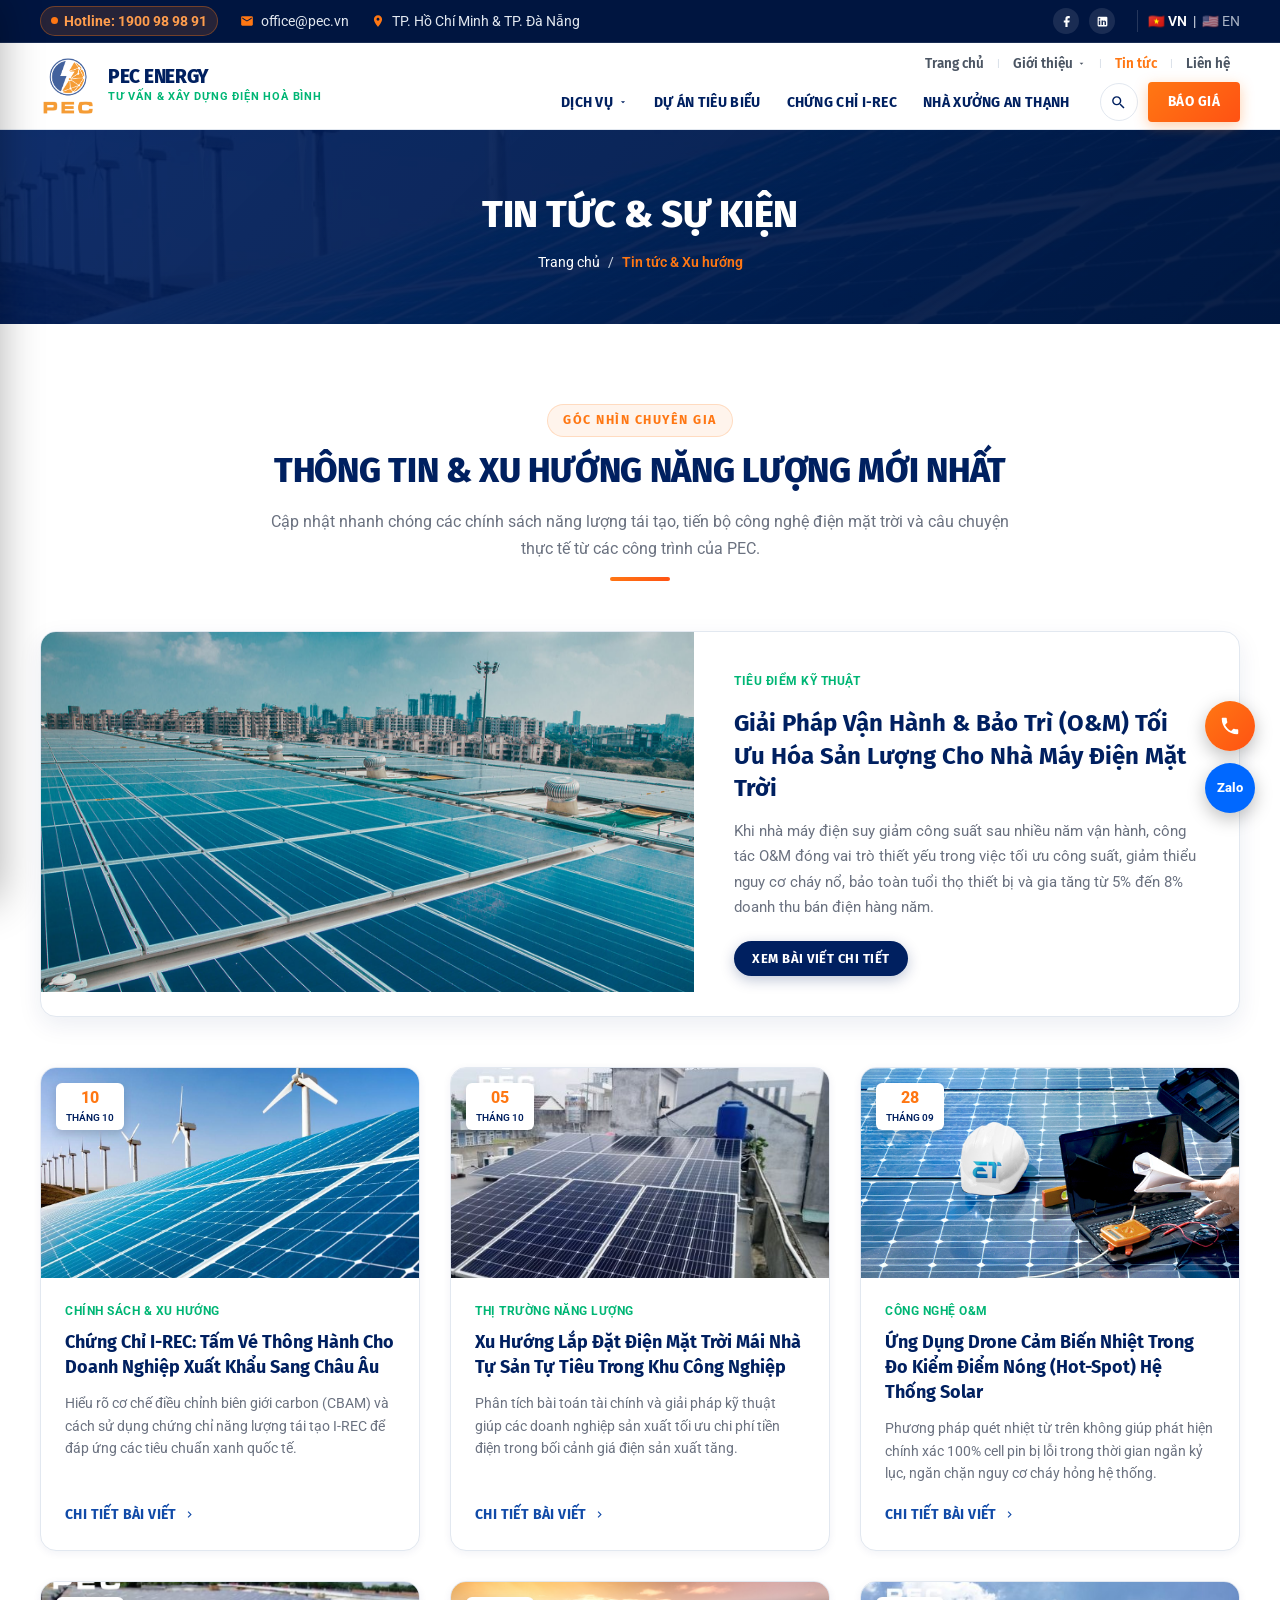
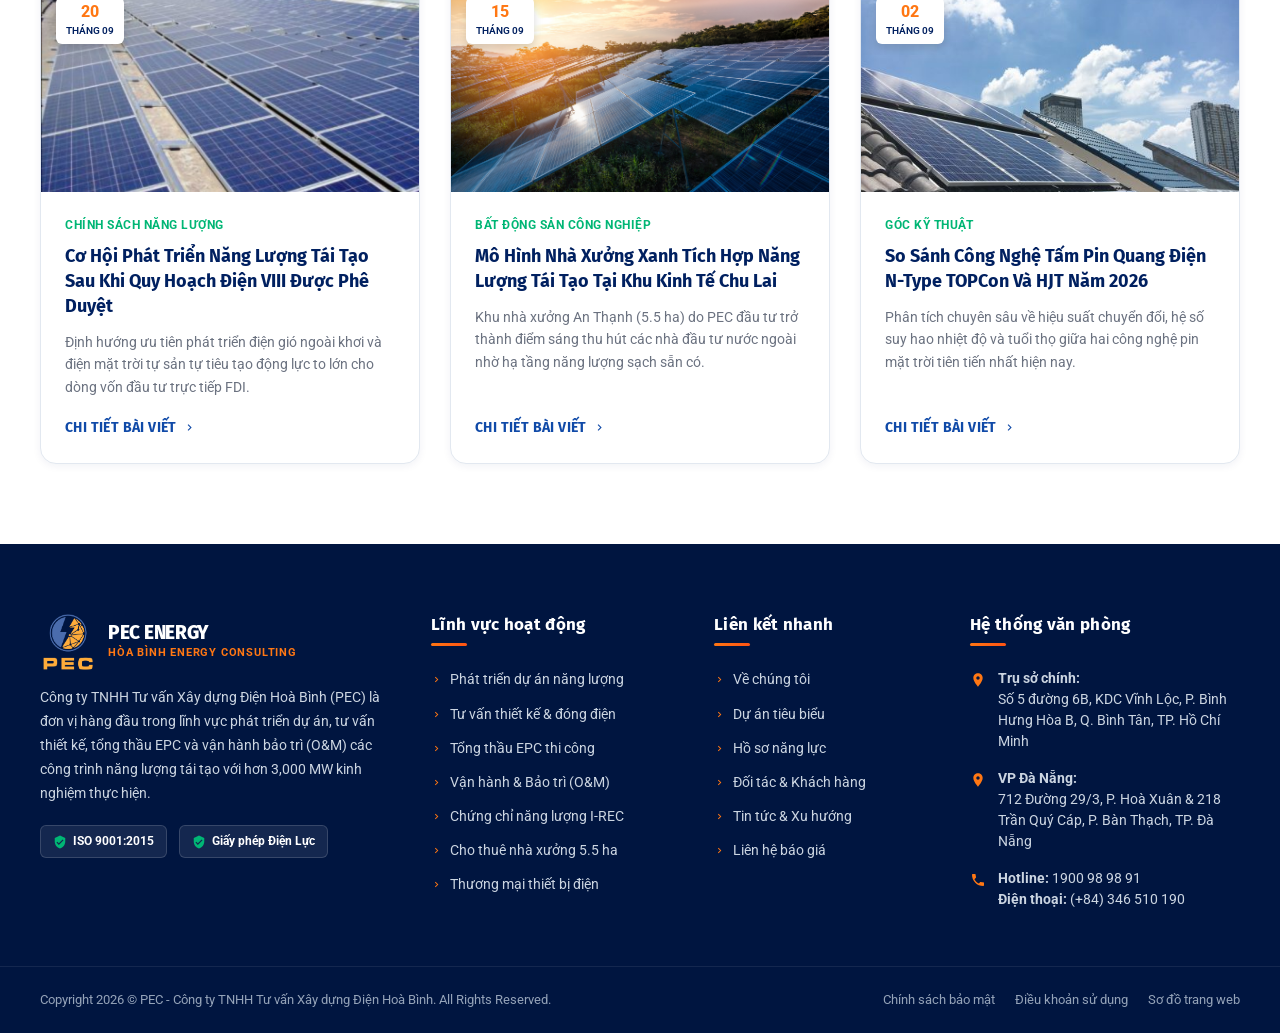
<file: tin-tuc.html>
<!DOCTYPE html>
<html lang="vi">
<head>
  <meta charset="UTF-8">
  <meta name="viewport" content="width=device-width, initial-scale=1.0">
  <title>Tin Tức & Xu Hướng Năng Lượng Mới Nhất | PEC Energy Consulting</title>
  <meta name="description" content="Chuyên mục tin tức năng lượng tái tạo, chính sách điện mặt trời, giải pháp kỹ thuật O&M và các dự án mới nhất của Công ty PEC.">
  <link rel="icon" href="images/logo.png" type="image/png">
  <link rel="stylesheet" href="css/style.css">
</head>
<body>

<!-- Top Bar -->
<div class="top-bar">
  <div class="container">
    <div class="top-bar-left">
      <div class="top-bar-item">
        <a href="tel:1900989891" class="top-hotline-badge">
          <span class="pulse-dot"></span>
          <span>Hotline: 1900 98 98 91</span>
        </a>
      </div>
      <div class="top-bar-item">
        <svg viewBox="0 0 24 24"><path d="M20 4H4c-1.1 0-1.99.9-1.99 2L2 18c0 1.1.9 2 2 2h16c1.1 0 2-.9 2-2V6c0-1.1-.9-2-2-2zm0 4l-8 5-8-5V6l8 5 8-5v2z"/></svg>
        <a href="mailto:office@pec.vn">office@pec.vn</a>
      </div>
      <div class="top-bar-item hide-on-mobile">
        <svg viewBox="0 0 24 24"><path d="M12 2C8.13 2 5 5.13 5 9c0 5.25 7 13 7 13s7-7.75 7-13c0-3.87-3.13-7-7-7zm0 9.5c-1.38 0-2.5-1.12-2.5-2.5s1.12-2.5 2.5-2.5 2.5 1.12 2.5 2.5-1.12 2.5-2.5 2.5z"/></svg>
        <span>TP. Hồ Chí Minh & TP. Đà Nẵng</span>
      </div>
    </div>
    <div class="top-bar-right">
      <div class="social-links">
        <a href="https://www.facebook.com/HoaBinhEnergyConsultingPEC/" target="_blank" rel="noreferrer" class="social-btn" title="Facebook">
          <svg viewBox="0 0 24 24"><path d="M18 2h-3a5 5 0 0 0-5 5v3H7v4h3v8h4v-8h3l1-4h-4V7a1 1 0 0 1 1-1h3z"/></svg>
        </a>
        <a href="https://www.linkedin.com/company/hoa-binh-energy-consulting/" target="_blank" rel="noreferrer" class="social-btn" title="LinkedIn">
          <svg viewBox="0 0 24 24"><path d="M19 3a2 2 0 0 1 2 2v14a2 2 0 0 1-2 2H5a2 2 0 0 1-2-2V5a2 2 0 0 1 2-2h14m-.5 15.5v-5.3a3.26 3.26 0 0 0-3.26-3.26c-.85 0-1.84.52-2.28 1.3v-1.11h-2.79v8.37h2.79v-4.93c0-.77.62-1.4 1.39-1.4a1.4 1.4 0 0 1 1.4 1.4v4.93h2.75M6.46 8.76a1.64 1.64 0 1 0 0-3.28 1.64 1.64 0 0 0 0 3.28m1.4 9.74v-8.37H5.06v8.37h2.8z"/></svg>
        </a>
      </div>
      <div class="lang-switch">
        <a href="#" class="active" title="Tiếng Việt">🇻🇳 VN</a>
        <span>|</span>
        <a href="#" title="English">🇺🇸 EN</a>
      </div>
    </div>
  </div>
</div>

<!-- Main Sticky Header -->
<header class="main-header">
  <div class="container header-container">
    <a href="index.html" class="site-logo">
      <img src="images/logo.png" alt="PEC Energy Consulting" width="60" height="64">
      <div class="logo-text-group">
        <span class="logo-title">PEC ENERGY</span>
        <span class="logo-subtitle">Tư Vấn & Xây Dựng Điện Hoà Bình</span>
      </div>
    </a>

    <!-- Desktop 2-Tier Navigation -->
    <div class="header-nav-wrapper">
      <!-- Menu 1 (Hàng trên): Trang chủ, Giới thiệu, Tin tức, Liên hệ -->
      <div class="header-top-row">
        <nav class="menu-top" aria-label="Menu phụ">
          <div class="menu-top-item ">
            <a href="index.html" class="menu-top-link">Trang chủ</a>
          </div>
          <span class="menu-top-sep">|</span>
          <div class="menu-top-item has-dropdown ">
            <a href="gioi-thieu.html" class="menu-top-link">
              Giới thiệu
              <svg class="arrow-down" viewBox="0 0 24 24"><path d="M7 10l5 5 5-5z"/></svg>
            </a>
            <div class="dropdown-menu">
              <div class="dropdown-item"><a href="gioi-thieu.html#tong-quan" class="dropdown-link">Tổng quan công ty</a></div>
              <div class="dropdown-item"><a href="gioi-thieu.html#thu-ngo" class="dropdown-link">Thư ngỏ Ban Giám Đốc</a></div>
              <div class="dropdown-item"><a href="chung-chi-nang-luc.html" class="dropdown-link">Chứng chỉ & Hồ sơ năng lực</a></div>
              <div class="dropdown-item"><a href="doi-tac.html" class="dropdown-link">Khách hàng & Đối tác</a></div>
            </div>
          </div>
          <span class="menu-top-sep">|</span>
          <div class="menu-top-item active">
            <a href="tin-tuc.html" class="menu-top-link">Tin tức</a>
          </div>
          <span class="menu-top-sep">|</span>
          <div class="menu-top-item ">
            <a href="lien-he.html" class="menu-top-link">Liên hệ</a>
          </div>
        </nav>
      </div>

      <!-- Menu 2 (Hàng dưới): Các mục còn lại + Search + Báo giá -->
      <div class="header-main-row">
        <nav class="nav-menu" aria-label="Menu chính">
          <div class="nav-item ">
            <a href="dich-vu.html" class="nav-link">
              Dịch vụ
              <svg class="arrow-down" viewBox="0 0 24 24"><path d="M7 10l5 5 5-5z"/></svg>
            </a>
            <div class="dropdown-menu">
              <div class="dropdown-item"><a href="dich-vu.html#phat-trien" class="dropdown-link">Phát triển dự án năng lượng</a></div>
              <div class="dropdown-item"><a href="dich-vu.html#tu-van" class="dropdown-link">Tư vấn kỹ thuật & thiết kế</a></div>
              <div class="dropdown-item"><a href="dich-vu.html#thi-cong" class="dropdown-link">Thi công xây dựng EPC</a></div>
              <div class="dropdown-item"><a href="dich-vu-chi-tiet.html" class="dropdown-link">Vận hành & Bảo trì (O&M)</a></div>
              <div class="dropdown-item"><a href="i-rec.html" class="dropdown-link">Chứng chỉ xanh I-REC</a></div>
              <div class="dropdown-item"><a href="cho-thue-nha-xuong.html" class="dropdown-link">Cho thuê nhà xưởng Tam Anh</a></div>
              <div class="dropdown-item"><a href="dich-vu.html#thuong-mai" class="dropdown-link">Thương mại thiết bị điện</a></div>
            </div>
          </div>

          <div class="nav-item ">
            <a href="du-an.html" class="nav-link">Dự án tiêu biểu</a>
          </div>

          <div class="nav-item ">
            <a href="i-rec.html" class="nav-link">Chứng chỉ I-REC</a>
          </div>

          <div class="nav-item ">
            <a href="cho-thue-nha-xuong.html" class="nav-link">Nhà xưởng An Thạnh</a>
          </div>
        </nav>

        <!-- Header Actions -->
        <div class="header-actions">
          <button class="search-toggle-btn" title="Tìm kiếm" aria-label="Tìm kiếm">
            <svg viewBox="0 0 24 24"><path d="M15.5 14h-.79l-.28-.27A6.471 6.471 0 0 0 16 9.5 6.5 6.5 0 1 0 9.5 16c1.61 0 3.09-.59 4.23-1.57l.27.28v.79l5 4.99L20.49 19l-4.99-5zm-6 0C7.01 14 5 11.99 5 9.5S7.01 5 9.5 5 14 7.01 14 9.5 11.99 14 9.5 14z"/></svg>
          </button>
          <a href="#quote" class="btn btn-accent open-quote-modal header-quote-btn">Báo Giá</a>
        </div>
      </div>
    </div>

    <!-- Mobile Header Actions (Visible only on mobile/tablet) -->
    <div class="mobile-header-actions">
      <button class="search-toggle-btn" title="Tìm kiếm" aria-label="Tìm kiếm">
        <svg viewBox="0 0 24 24"><path d="M15.5 14h-.79l-.28-.27A6.471 6.471 0 0 0 16 9.5 6.5 6.5 0 1 0 9.5 16c1.61 0 3.09-.59 4.23-1.57l.27.28v.79l5 4.99L20.49 19l-4.99-5zm-6 0C7.01 14 5 11.99 5 9.5S7.01 5 9.5 5 14 7.01 14 9.5 11.99 14 9.5 14z"/></svg>
      </button>
      <button class="mobile-toggle-btn" aria-label="Mở menu">
        <span></span><span></span><span></span>
      </button>
    </div>
  </div>
</header>

<!-- Mobile Navigation Drawer -->
<div class="drawer-overlay"></div>
<aside class="mobile-nav-drawer">
  <div class="mobile-drawer-header">
    <a href="index.html" class="site-logo">
      <img src="images/logo.png" alt="PEC Energy" width="46" height="48">
      <span class="logo-title" style="font-size:16px;">PEC ENERGY</span>
    </a>
    <button class="close-drawer-btn" style="background:none;border:none;font-size:26px;cursor:pointer;">&times;</button>
  </div>
  <div class="mobile-drawer-body">
    <ul>
      <li><a href="index.html">Trang chủ</a></li>
      <li><a href="gioi-thieu.html">Giới thiệu công ty</a></li>
      <li><a href="chung-chi-nang-luc.html">Chứng chỉ & Hồ sơ năng lực</a></li>
      <li><a href="doi-tac.html">Khách hàng & Đối tác</a></li>
      <li><a href="dich-vu.html">Sản phẩm & Dịch vụ</a></li>
      <li><a href="dich-vu-chi-tiet.html">Vận hành & Bảo trì (O&M)</a></li>
      <li><a href="du-an.html">Dự án tiêu biểu</a></li>
      <li><a href="i-rec.html">Chứng chỉ I-REC</a></li>
      <li><a href="cho-thue-nha-xuong.html">Cho thuê nhà xưởng</a></li>
      <li><a href="tin-tuc.html">Tin tức & Sự kiện</a></li>
      <li><a href="lien-he.html">Liên hệ tư vấn</a></li>
    </ul>
  </div>
  <div class="mobile-drawer-footer">
    <a href="tel:1900989891" class="btn btn-accent" style="width:100%;margin-bottom:10px;">Hotline: 1900 98 98 91</a>
    <p style="font-size:12.5px;color:var(--vp-text-light);text-align:center;">Email: office@pec.vn</p>
  </div>
</aside>


<!-- Page Header Banner -->
<section class="page-header">
  <div class="container">
    <h1 class="page-title">TIN TỨC & SỰ KIỆN</h1>
    <div class="breadcrumbs">
      <a href="index.html">Trang chủ</a>
      <span>/</span>
      <span class="current">Tin tức & Xu hướng</span>
    </div>
  </div>
</section>

<!-- News Listing Section (Vu Phong Style) -->
<section class="section">
  <div class="container">
    <div class="section-header">
      <span class="section-subtitle-badge">Góc Nhìn Chuyên Gia</span>
      <h2 class="section-title">THÔNG TIN & XU HƯỚNG NĂNG LƯỢNG MỚI NHẤT</h2>
      <p class="section-desc">Cập nhật nhanh chóng các chính sách năng lượng tái tạo, tiến bộ công nghệ điện mặt trời và câu chuyện thực tế từ các công trình của PEC.</p>
      <div class="section-title-line"></div>
    </div>

    <!-- Featured Top Article -->
    <div style="background:#ffffff;border:1px solid var(--vp-border);border-radius:var(--vp-radius-lg);overflow:hidden;box-shadow:var(--vp-shadow);margin-bottom:50px;display:grid;grid-template-columns:1.2fr 1fr;gap:0;">
      <div style="height:360px;overflow:hidden;">
        <img src="images/hero-bg1.jpg" alt="Giải pháp vận hành bảo trì O&M tối ưu sản lượng" style="width:100%;height:100%;object-fit:cover;">
      </div>
      <div style="padding:40px;display:flex;flex-direction:column;justify-content:center;">
        <span class="news-cat">Tiêu Điểm Kỹ Thuật</span>
        <h3 style="font-size:24px;color:var(--vp-primary);margin:8px 0 14px;line-height:1.35;">
          <a href="tin-tuc-chi-tiet.html" style="color:var(--vp-primary);">Giải Pháp Vận Hành & Bảo Trì (O&M) Tối Ưu Hóa Sản Lượng Cho Nhà Máy Điện Mặt Trời</a>
        </h3>
        <p style="font-size:15px;color:var(--vp-text-light);line-height:1.7;margin-bottom:20px;">
          Khi nhà máy điện suy giảm công suất sau nhiều năm vận hành, công tác O&M đóng vai trò thiết yếu trong việc tối ưu công suất, giảm thiểu nguy cơ cháy nổ, bảo toàn tuổi thọ thiết bị và gia tăng từ 5% đến 8% doanh thu bán điện hàng năm.
        </p>
        <div>
          <a href="tin-tuc-chi-tiet.html" class="btn btn-primary btn-sm">Xem Bài Viết Chi Tiết</a>
        </div>
      </div>
    </div>

    <!-- 6-Grid News Articles -->
    <div class="news-grid">
      <!-- Article 1 -->
      <article class="news-card">
        <div class="news-media">
          <img src="images/project-banner.jpg" alt="Chứng chỉ I-REC và cơ chế CBAM">
          <div class="news-date-badge">
            <strong>10</strong>
            <span>Tháng 10</span>
          </div>
        </div>
        <div class="news-body">
          <span class="news-cat">Chính sách & Xu hướng</span>
          <h3 class="news-title"><a href="tin-tuc-chi-tiet.html">Chứng Chỉ I-REC: Tấm Vé Thông Hành Cho Doanh Nghiệp Xuất Khẩu Sang Châu Âu</a></h3>
          <p class="news-excerpt">Hiểu rõ cơ chế điều chỉnh biên giới carbon (CBAM) và cách sử dụng chứng chỉ năng lượng tái tạo I-REC để đáp ứng các tiêu chuẩn xanh quốc tế.</p>
          <a href="tin-tuc-chi-tiet.html" class="service-link">
            <span>Chi tiết bài viết</span>
            <svg viewBox="0 0 24 24"><path d="M8.59 16.59L13.17 12 8.59 7.41 10 6l6 6-6 6-1.41-1.41z"/></svg>
          </a>
        </div>
      </article>

      <!-- Article 2 -->
      <article class="news-card">
        <div class="news-media">
          <img src="images/proj-apmai-longan.jpg" alt="Điện mặt trời mái nhà tự sản tự tiêu">
          <div class="news-date-badge">
            <strong>05</strong>
            <span>Tháng 10</span>
          </div>
        </div>
        <div class="news-body">
          <span class="news-cat">Thị trường năng lượng</span>
          <h3 class="news-title"><a href="tin-tuc-chi-tiet.html">Xu Hướng Lắp Đặt Điện Mặt Trời Mái Nhà Tự Sản Tự Tiêu Trong Khu Công Nghiệp</a></h3>
          <p class="news-excerpt">Phân tích bài toán tài chính và giải pháp kỹ thuật giúp các doanh nghiệp sản xuất tối ưu chi phí tiền điện trong bối cảnh giá điện sản xuất tăng.</p>
          <a href="tin-tuc-chi-tiet.html" class="service-link">
            <span>Chi tiết bài viết</span>
            <svg viewBox="0 0 24 24"><path d="M8.59 16.59L13.17 12 8.59 7.41 10 6l6 6-6 6-1.41-1.41z"/></svg>
          </a>
        </div>
      </article>

      <!-- Article 3 -->
      <article class="news-card">
        <div class="news-media">
          <img src="images/proj-om.jpg" alt="Ứng dụng máy bay không người lái trong kiểm tra pin">
          <div class="news-date-badge">
            <strong>28</strong>
            <span>Tháng 09</span>
          </div>
        </div>
        <div class="news-body">
          <span class="news-cat">Công nghệ O&M</span>
          <h3 class="news-title"><a href="tin-tuc-chi-tiet.html">Ứng Dụng Drone Cảm Biến Nhiệt Trong Đo Kiểm Điểm Nóng (Hot-Spot) Hệ Thống Solar</a></h3>
          <p class="news-excerpt">Phương pháp quét nhiệt từ trên không giúp phát hiện chính xác 100% cell pin bị lỗi trong thời gian ngắn kỷ lục, ngăn chặn nguy cơ cháy hỏng hệ thống.</p>
          <a href="tin-tuc-chi-tiet.html" class="service-link">
            <span>Chi tiết bài viết</span>
            <svg viewBox="0 0 24 24"><path d="M8.59 16.59L13.17 12 8.59 7.41 10 6l6 6-6 6-1.41-1.41z"/></svg>
          </a>
        </div>
      </article>

      <!-- Article 4 -->
      <article class="news-card">
        <div class="news-media">
          <img src="images/proj-bcg.png" alt="Quy hoạch điện 8 và cơ hội">
          <div class="news-date-badge">
            <strong>20</strong>
            <span>Tháng 09</span>
          </div>
        </div>
        <div class="news-body">
          <span class="news-cat">Chính sách năng lượng</span>
          <h3 class="news-title"><a href="tin-tuc-chi-tiet.html">Cơ Hội Phát Triển Năng Lượng Tái Tạo Sau Khi Quy Hoạch Điện VIII Được Phê Duyệt</a></h3>
          <p class="news-excerpt">Định hướng ưu tiên phát triển điện gió ngoài khơi và điện mặt trời tự sản tự tiêu tạo động lực to lớn cho dòng vốn đầu tư trực tiếp FDI.</p>
          <a href="tin-tuc-chi-tiet.html" class="service-link">
            <span>Chi tiết bài viết</span>
            <svg viewBox="0 0 24 24"><path d="M8.59 16.59L13.17 12 8.59 7.41 10 6l6 6-6 6-1.41-1.41z"/></svg>
          </a>
        </div>
      </article>

      <!-- Article 5 -->
      <article class="news-card">
        <div class="news-media">
          <img src="images/hero-bg2.jpg" alt="Mô hình nhà xưởng xanh tích hợp điện mặt trời">
          <div class="news-date-badge">
            <strong>15</strong>
            <span>Tháng 09</span>
          </div>
        </div>
        <div class="news-body">
          <span class="news-cat">Bất động sản công nghiệp</span>
          <h3 class="news-title"><a href="tin-tuc-chi-tiet.html">Mô Hình Nhà Xưởng Xanh Tích Hợp Năng Lượng Tái Tạo Tại Khu Kinh Tế Chu Lai</a></h3>
          <p class="news-excerpt">Khu nhà xưởng An Thạnh (5.5 ha) do PEC đầu tư trở thành điểm sáng thu hút các nhà đầu tư nước ngoài nhờ hạ tầng năng lượng sạch sẵn có.</p>
          <a href="tin-tuc-chi-tiet.html" class="service-link">
            <span>Chi tiết bài viết</span>
            <svg viewBox="0 0 24 24"><path d="M8.59 16.59L13.17 12 8.59 7.41 10 6l6 6-6 6-1.41-1.41z"/></svg>
          </a>
        </div>
      </article>

      <!-- Article 6 -->
      <article class="news-card">
        <div class="news-media">
          <img src="images/proj-apmai-q7.jpg" alt="So sánh công nghệ pin quang điện TopCon và HJT">
          <div class="news-date-badge">
            <strong>02</strong>
            <span>Tháng 09</span>
          </div>
        </div>
        <div class="news-body">
          <span class="news-cat">Góc kỹ thuật</span>
          <h3 class="news-title"><a href="tin-tuc-chi-tiet.html">So Sánh Công Nghệ Tấm Pin Quang Điện N-Type TOPCon Và HJT Năm 2026</a></h3>
          <p class="news-excerpt">Phân tích chuyên sâu về hiệu suất chuyển đổi, hệ số suy hao nhiệt độ và tuổi thọ giữa hai công nghệ pin mặt trời tiên tiến nhất hiện nay.</p>
          <a href="tin-tuc-chi-tiet.html" class="service-link">
            <span>Chi tiết bài viết</span>
            <svg viewBox="0 0 24 24"><path d="M8.59 16.59L13.17 12 8.59 7.41 10 6l6 6-6 6-1.41-1.41z"/></svg>
          </a>
        </div>
      </article>
    </div>
  </div>
</section>


<!-- Footer Section (Vu Phong Corporate Energy style) -->
<footer class="site-footer">
  <div class="footer-top">
    <div class="container footer-grid">
      <!-- Col 1: About PEC -->
      <div class="footer-col footer-about">
        <a href="index.html" class="site-logo" style="margin-bottom:16px;display:inline-flex;">
          <img src="images/logo.png" alt="PEC Energy Consulting" width="55" height="60" style="filter:brightness(1.1);">
          <div class="logo-text-group">
            <span class="logo-title" style="color:#ffffff;">PEC ENERGY</span>
            <span class="logo-subtitle" style="color:var(--vp-accent);">Hòa Bình Energy Consulting</span>
          </div>
        </a>
        <p>Công ty TNHH Tư vấn Xây dựng Điện Hoà Bình (PEC) là đơn vị hàng đầu trong lĩnh vực phát triển dự án, tư vấn thiết kế, tổng thầu EPC và vận hành bảo trì (O&M) các công trình năng lượng tái tạo với hơn 3,000 MW kinh nghiệm thực hiện.</p>
        <div class="cert-badges">
          <div class="cert-badge-item">
            <svg viewBox="0 0 24 24"><path d="M12 1L3 5v6c0 5.55 3.84 10.74 9 12 5.16-1.26 9-6.45 9-12V5l-9-4zm-2 16l-4-4 1.41-1.41L10 14.17l6.59-6.59L18 9l-8 8z"/></svg>
            <span>ISO 9001:2015</span>
          </div>
          <div class="cert-badge-item">
            <svg viewBox="0 0 24 24"><path d="M12 1L3 5v6c0 5.55 3.84 10.74 9 12 5.16-1.26 9-6.45 9-12V5l-9-4zm-2 16l-4-4 1.41-1.41L10 14.17l6.59-6.59L18 9l-8 8z"/></svg>
            <span>Giấy phép Điện Lực</span>
          </div>
        </div>
      </div>

      <!-- Col 2: Services -->
      <div class="footer-col">
        <h4 class="footer-heading">Lĩnh vực hoạt động</h4>
        <ul class="footer-links">
          <li><a href="dich-vu.html#phat-trien"><svg viewBox="0 0 24 24"><path d="M8.59 16.59L13.17 12 8.59 7.41 10 6l6 6-6 6-1.41-1.41z"/></svg>Phát triển dự án năng lượng</a></li>
          <li><a href="dich-vu.html#tu-van"><svg viewBox="0 0 24 24"><path d="M8.59 16.59L13.17 12 8.59 7.41 10 6l6 6-6 6-1.41-1.41z"/></svg>Tư vấn thiết kế & đóng điện</a></li>
          <li><a href="dich-vu.html#thi-cong"><svg viewBox="0 0 24 24"><path d="M8.59 16.59L13.17 12 8.59 7.41 10 6l6 6-6 6-1.41-1.41z"/></svg>Tổng thầu EPC thi công</a></li>
          <li><a href="dich-vu-chi-tiet.html"><svg viewBox="0 0 24 24"><path d="M8.59 16.59L13.17 12 8.59 7.41 10 6l6 6-6 6-1.41-1.41z"/></svg>Vận hành & Bảo trì (O&M)</a></li>
          <li><a href="i-rec.html"><svg viewBox="0 0 24 24"><path d="M8.59 16.59L13.17 12 8.59 7.41 10 6l6 6-6 6-1.41-1.41z"/></svg>Chứng chỉ năng lượng I-REC</a></li>
          <li><a href="cho-thue-nha-xuong.html"><svg viewBox="0 0 24 24"><path d="M8.59 16.59L13.17 12 8.59 7.41 10 6l6 6-6 6-1.41-1.41z"/></svg>Cho thuê nhà xưởng 5.5 ha</a></li>
          <li><a href="dich-vu.html#thuong-mai"><svg viewBox="0 0 24 24"><path d="M8.59 16.59L13.17 12 8.59 7.41 10 6l6 6-6 6-1.41-1.41z"/></svg>Thương mại thiết bị điện</a></li>
        </ul>
      </div>

      <!-- Col 3: Quick Links -->
      <div class="footer-col">
        <h4 class="footer-heading">Liên kết nhanh</h4>
        <ul class="footer-links">
          <li><a href="gioi-thieu.html"><svg viewBox="0 0 24 24"><path d="M8.59 16.59L13.17 12 8.59 7.41 10 6l6 6-6 6-1.41-1.41z"/></svg>Về chúng tôi</a></li>
          <li><a href="du-an.html"><svg viewBox="0 0 24 24"><path d="M8.59 16.59L13.17 12 8.59 7.41 10 6l6 6-6 6-1.41-1.41z"/></svg>Dự án tiêu biểu</a></li>
          <li><a href="chung-chi-nang-luc.html"><svg viewBox="0 0 24 24"><path d="M8.59 16.59L13.17 12 8.59 7.41 10 6l6 6-6 6-1.41-1.41z"/></svg>Hồ sơ năng lực</a></li>
          <li><a href="doi-tac.html"><svg viewBox="0 0 24 24"><path d="M8.59 16.59L13.17 12 8.59 7.41 10 6l6 6-6 6-1.41-1.41z"/></svg>Đối tác & Khách hàng</a></li>
          <li><a href="tin-tuc.html"><svg viewBox="0 0 24 24"><path d="M8.59 16.59L13.17 12 8.59 7.41 10 6l6 6-6 6-1.41-1.41z"/></svg>Tin tức & Xu hướng</a></li>
          <li><a href="lien-he.html"><svg viewBox="0 0 24 24"><path d="M8.59 16.59L13.17 12 8.59 7.41 10 6l6 6-6 6-1.41-1.41z"/></svg>Liên hệ báo giá</a></li>
        </ul>
      </div>

      <!-- Col 4: Contact & Office Info -->
      <div class="footer-col footer-newsletter">
        <h4 class="footer-heading">Hệ thống văn phòng</h4>
        <div class="footer-contact-item">
          <svg viewBox="0 0 24 24"><path d="M12 2C8.13 2 5 5.13 5 9c0 5.25 7 13 7 13s7-7.75 7-13c0-3.87-3.13-7-7-7zm0 9.5c-1.38 0-2.5-1.12-2.5-2.5s1.12-2.5 2.5-2.5 2.5 1.12 2.5 2.5-1.12 2.5-2.5 2.5z"/></svg>
          <div>
            <strong>Trụ sở chính:</strong><br>
            Số 5 đường 6B, KDC Vĩnh Lộc, P. Bình Hưng Hòa B, Q. Bình Tân, TP. Hồ Chí Minh
          </div>
        </div>
        <div class="footer-contact-item">
          <svg viewBox="0 0 24 24"><path d="M12 2C8.13 2 5 5.13 5 9c0 5.25 7 13 7 13s7-7.75 7-13c0-3.87-3.13-7-7-7zm0 9.5c-1.38 0-2.5-1.12-2.5-2.5s1.12-2.5 2.5-2.5 2.5 1.12 2.5 2.5-1.12 2.5-2.5 2.5z"/></svg>
          <div>
            <strong>VP Đà Nẵng:</strong><br>
            712 Đường 29/3, P. Hoà Xuân & 218 Trần Quý Cáp, P. Bàn Thạch, TP. Đà Nẵng
          </div>
        </div>
        <div class="footer-contact-item">
          <svg viewBox="0 0 24 24"><path d="M6.62 10.79c1.44 2.83 3.76 5.14 6.59 6.59l2.2-2.2c.27-.27.67-.36 1.02-.24 1.12.37 2.33.57 3.57.57.55 0 1 .45 1 1V20c0 .55-.45 1-1 1-9.39 0-17-7.61-17-17 0-.55.45-1 1-1h3.5c.55 0 1 .45 1 1 0 1.25.2 2.45.57 3.57.11.35.03.74-.25 1.02l-2.2 2.2z"/></svg>
          <div>
            <strong>Hotline:</strong> 1900 98 98 91<br>
            <strong>Điện thoại:</strong> (+84) 346 510 190
          </div>
        </div>
      </div>
    </div>
  </div>

  <div class="footer-bottom">
    <div class="container">
      <p>Copyright 2026 © PEC - Công ty TNHH Tư vấn Xây dựng Điện Hoà Bình. All Rights Reserved.</p>
      <div class="footer-bottom-links">
        <a href="gioi-thieu.html">Chính sách bảo mật</a>
        <a href="gioi-thieu.html">Điều khoản sử dụng</a>
        <a href="lien-he.html">Sơ đồ trang web</a>
      </div>
    </div>
  </div>
</footer>

<!-- Floating Contact Action Widgets -->
<div class="floating-widgets">
  <a href="tel:1900989891" class="floating-btn floating-phone" title="Gọi ngay Hotline 1900 98 98 91">
    <svg viewBox="0 0 24 24"><path d="M6.62 10.79c1.44 2.83 3.76 5.14 6.59 6.59l2.2-2.2c.27-.27.67-.36 1.02-.24 1.12.37 2.33.57 3.57.57.55 0 1 .45 1 1V20c0 .55-.45 1-1 1-9.39 0-17-7.61-17-17 0-.55.45-1 1-1h3.5c.55 0 1 .45 1 1 0 1.25.2 2.45.57 3.57.11.35.03.74-.25 1.02l-2.2 2.2z"/></svg>
  </a>
  <a href="https://zalo.me/0346510190" target="_blank" rel="noreferrer" class="floating-btn floating-zalo" title="Chat Zalo hỗ trợ">
    Zalo
  </a>
  <button class="floating-btn back-to-top" title="Lên đầu trang" aria-label="Lên đầu trang">
    <svg viewBox="0 0 24 24"><path d="M7.41 15.41L12 10.83l4.59 4.58L18 14l-6-6-6 6z"/></svg>
  </button>
</div>

<!-- Modal Quick Quote -->
<div class="modal-overlay" id="quoteModal">
  <div class="modal-container">
    <button class="modal-close-btn">&times;</button>
    <h3 style="font-size:22px;color:var(--vp-primary);margin-bottom:6px;">Yêu Cầu Báo Giá & Tư Vấn</h3>
    <p style="font-size:13.5px;color:var(--vp-text-light);margin-bottom:20px;">Vui lòng để lại thông tin, kỹ sư trưởng PEC sẽ phản hồi phương án & dự toán trong 30 phút.</p>
    
    <form class="quote-form-element">
      <div class="form-row">
        <div class="form-group">
          <label class="form-label">Họ và tên *</label>
          <input type="text" class="form-control" placeholder="Nguyễn Văn A" required>
        </div>
        <div class="form-group">
          <label class="form-label">Số điện thoại *</label>
          <input type="tel" class="form-control" placeholder="0909 xxx xxx" required>
        </div>
      </div>
      <div class="form-group">
        <label class="form-label">Email liên hệ</label>
        <input type="email" class="form-control" placeholder="email@doanhnghiep.com">
      </div>
      <div class="form-group">
        <label class="form-label">Dịch vụ quan tâm</label>
        <select class="form-control">
          <option>Lắp đặt Điện mặt trời áp mái doanh nghiệp</option>
          <option>Tư vấn thiết kế & đóng điện công trình</option>
          <option>Dịch vụ Vận hành & Bảo trì (O&M)</option>
          <option>Đăng ký Chứng chỉ I-REC (Net-Zero)</option>
          <option>Thuê nhà xưởng KCN Tam Anh</option>
          <option>Thương mại thiết bị (Pin, Inverter)</option>
        </select>
      </div>
      <div class="form-group">
        <label class="form-label">Địa điểm & Công suất dự kiến (hoặc ghi chú)</label>
        <textarea class="form-control" rows="3" placeholder="Ví dụ: Mái nhà xưởng 5000m2 tại Bình Dương, công suất ~1 MWp..."></textarea>
      </div>
      <button type="submit" class="btn btn-accent btn-lg" style="width:100%;">GỬI YÊU CẦU NGAY</button>
    </form>
  </div>
</div>

<!-- Modal Search -->
<div class="modal-overlay" id="searchModal">
  <div class="modal-container" style="max-width:500px;">
    <button class="modal-close-btn">&times;</button>
    <h3 style="font-size:20px;color:var(--vp-primary);margin-bottom:15px;">Tìm Kiếm Trên PEC</h3>
    <form action="du-an.html" method="GET">
      <div style="display:flex;gap:10px;">
        <input type="search" name="q" class="form-control" placeholder="Nhập từ khóa tìm kiếm (dự án, dịch vụ, tin tức)..." required>
        <button type="submit" class="btn btn-primary">Tìm</button>
      </div>
    </form>
  </div>
</div>

<script src="js/main.js"></script>


</body>
</html>
</file>
<file: css/style.css>
/* ===================================================================
   PEC ENERGY CONSULTING & EPC - STYLESHEET
   Inspired by Vũ Phong Energy Group (vuphong.vn) Modern Corporate Style
   =================================================================== */

@import url('https://fonts.googleapis.com/css2?family=Fira+Sans:ital,wght@0,300;0,400;0,500;0,600;0,700;0,800;1,400&family=Roboto:wght@300;400;500;700;900&display=swap');

:root {
  --vp-primary: #002060;        /* Deep Vu Phong Navy */
  --vp-primary-light: #104aa8;  /* Energetic Cobalt */
  --vp-primary-dark: #001540;   /* Midnight Navy */
  --vp-accent: #ff7713;         /* Vu Phong Solar Orange */
  --vp-accent-hover: #e65c00;
  --vp-accent-gradient: linear-gradient(135deg, #ff7713 0%, #ff5213 100%);
  --vp-green: #00b675;          /* Renewable Eco Green */
  --vp-green-light: #e6f8f1;
  --vp-green-hover: #00965e;
  --vp-dark: #111827;
  --vp-dark-card: #0d1e3d;
  --vp-text: #374151;
  --vp-text-light: #6b7280;
  --vp-text-muted: #9ca3af;
  --vp-bg-light: #f8fafc;
  --vp-bg-subtle: #f1f5f9;
  --vp-bg-card: #ffffff;
  --vp-border: #e2e8f0;
  --vp-border-focus: #104aa8;
  
  --vp-shadow-sm: 0 2px 8px rgba(0, 32, 96, 0.06);
  --vp-shadow: 0 8px 24px rgba(0, 32, 96, 0.08);
  --vp-shadow-lg: 0 16px 36px rgba(0, 32, 96, 0.12);
  --vp-shadow-glow: 0 0 20px rgba(255, 119, 19, 0.35);

  --vp-radius-sm: 6px;
  --vp-radius: 10px;
  --vp-radius-lg: 16px;
  --vp-radius-pill: 9999px;

  --vp-font-main: 'Roboto', -apple-system, BlinkMacSystemFont, 'Segoe UI', sans-serif;
  --vp-font-heading: 'Fira Sans', 'Roboto', sans-serif;
  --vp-transition: all 0.28s cubic-bezier(0.4, 0, 0.2, 1);
  --vp-container-width: 1240px;
}

/* Base Reset */
*, *::before, *::after {
  box-sizing: border-box;
  margin: 0;
  padding: 0;
}

html {
  scroll-behavior: smooth;
  font-size: 16px;
}

body {
  font-family: var(--vp-font-main);
  color: var(--vp-text);
  background-color: #ffffff;
  line-height: 1.65;
  -webkit-font-smoothing: antialiased;
  -moz-osx-font-smoothing: grayscale;
  overflow-x: hidden;
}

img {
  max-width: 100%;
  height: auto;
  display: block;
}

a {
  color: inherit;
  text-decoration: none;
  transition: var(--vp-transition);
}

ul, ol {
  list-style: none;
}

button, input, select, textarea {
  font-family: inherit;
  font-size: inherit;
}

h1, h2, h3, h4, h5, h6 {
  font-family: var(--vp-font-heading);
  color: var(--vp-primary);
  font-weight: 700;
  line-height: 1.3;
}

/* Layout Utilities */
.container {
  max-width: var(--vp-container-width);
  margin-left: auto;
  margin-right: auto;
  padding-left: 20px;
  padding-right: 20px;
}

.section {
  padding: 80px 0;
  position: relative;
}

.section-sm {
  padding: 50px 0;
}

.bg-light {
  background-color: var(--vp-bg-light);
}

.bg-dark {
  background-color: var(--vp-primary-dark);
  color: #ffffff;
}

.bg-subtle {
  background-color: var(--vp-bg-subtle);
}

/* Header & Top Bar */
.top-bar {
  background-color: var(--vp-primary-dark);
  color: #e2e8f0;
  font-size: 13.5px;
  border-bottom: 1px solid rgba(255, 255, 255, 0.1);
  position: relative;
  z-index: 1001;
}

.top-bar .container {
  display: flex;
  align-items: center;
  justify-content: space-between;
  height: 42px;
}

.top-bar-left, .top-bar-right {
  display: flex;
  align-items: center;
  gap: 22px;
}

.top-bar-item {
  display: flex;
  align-items: center;
  gap: 7px;
}

.top-bar-item svg {
  width: 14px;
  height: 14px;
  fill: var(--vp-accent);
}

.top-bar-item a:hover {
  color: var(--vp-accent);
}

.top-hotline-badge {
  background-color: rgba(255, 119, 19, 0.15);
  color: #ff9d4d;
  font-weight: 700;
  padding: 3px 10px;
  border-radius: var(--vp-radius-pill);
  border: 1px solid rgba(255, 119, 19, 0.35);
  display: inline-flex;
  align-items: center;
  gap: 6px;
}

.top-hotline-badge span.pulse-dot {
  width: 7px;
  height: 7px;
  background-color: var(--vp-accent);
  border-radius: 50%;
  animation: pulse 1.6s infinite;
}

@keyframes pulse {
  0% { transform: scale(0.95); box-shadow: 0 0 0 0 rgba(255, 119, 19, 0.7); }
  70% { transform: scale(1.1); box-shadow: 0 0 0 6px rgba(255, 119, 19, 0); }
  100% { transform: scale(0.95); box-shadow: 0 0 0 0 rgba(255, 119, 19, 0); }
}

.social-links {
  display: flex;
  align-items: center;
  gap: 10px;
}

.social-btn {
  width: 26px;
  height: 26px;
  border-radius: 50%;
  background: rgba(255, 255, 255, 0.1);
  display: flex;
  align-items: center;
  justify-content: center;
  color: #ffffff;
  transition: var(--vp-transition);
}

.social-btn svg {
  width: 13px;
  height: 13px;
  fill: currentColor;
}

.social-btn:hover {
  background: var(--vp-accent);
  color: #ffffff;
  transform: translateY(-2px);
}

.lang-switch {
  display: flex;
  align-items: center;
  gap: 6px;
  padding-left: 10px;
  border-left: 1px solid rgba(255, 255, 255, 0.15);
}

.lang-switch a {
  display: flex;
  align-items: center;
  gap: 4px;
  opacity: 0.75;
}

.lang-switch a.active, .lang-switch a:hover {
  opacity: 1;
  color: #ffffff;
  font-weight: 600;
}

/* Main Navigation Bar (Sticky Vu Phong style - 2-Tier Menu) */
.main-header {
  background-color: #ffffff;
  position: sticky;
  top: 0;
  z-index: 1000;
  transition: var(--vp-transition);
  border-bottom: 1px solid var(--vp-border);
}

.main-header.scrolled {
  box-shadow: 0 6px 20px rgba(0, 32, 96, 0.09);
  background: rgba(255, 255, 255, 0.98);
  backdrop-filter: blur(10px);
}

.header-container {
  display: flex;
  align-items: center;
  justify-content: space-between;
  min-height: 86px;
  padding-top: 6px;
  padding-bottom: 6px;
  transition: var(--vp-transition);
}

.main-header.scrolled .header-container {
  min-height: 74px;
  padding-top: 4px;
  padding-bottom: 4px;
}

.site-logo {
  display: flex;
  align-items: center;
  gap: 12px;
  flex-shrink: 0;
}

.site-logo img {
  height: 56px;
  width: auto;
  object-fit: contain;
  transition: var(--vp-transition);
}

.main-header.scrolled .site-logo img {
  height: 48px;
}

.logo-text-group {
  display: flex;
  flex-direction: column;
}

.logo-title {
  font-family: var(--vp-font-heading);
  font-size: 19px;
  font-weight: 800;
  color: var(--vp-primary);
  letter-spacing: -0.3px;
  line-height: 1.15;
}

.logo-subtitle {
  font-size: 11px;
  color: var(--vp-green);
  text-transform: uppercase;
  font-weight: 700;
  letter-spacing: 0.8px;
}

/* Header 2-Tier Navigation Wrapper */
.header-nav-wrapper {
  display: flex;
  flex-direction: column;
  align-items: flex-end;
  justify-content: center;
  gap: 4px;
  flex: 1;
  margin-left: 20px;
}

/* Menu 1 (Hàng trên): Trang chủ, Giới thiệu, Tin tức, Liên hệ */
.header-top-row {
  display: flex;
  align-items: center;
  justify-content: flex-end;
  width: 100%;
}

.menu-top {
  display: flex;
  align-items: center;
  gap: 2px;
}

.menu-top-item {
  position: relative;
}

.menu-top-link {
  display: inline-flex;
  align-items: center;
  gap: 4px;
  padding: 3px 10px;
  font-family: var(--vp-font-heading);
  font-size: 13.5px;
  font-weight: 600;
  color: #4b5563;
  transition: var(--vp-transition);
  border-radius: var(--vp-radius-sm);
}

.menu-top-link svg.arrow-down {
  width: 9px;
  height: 9px;
  fill: currentColor;
  transition: transform 0.2s ease;
}

.menu-top-link:hover,
.menu-top-item.active > .menu-top-link {
  color: var(--vp-accent);
}

.menu-top-item:hover > .menu-top-link svg.arrow-down {
  transform: rotate(180deg);
}

.menu-top-sep {
  color: #cbd5e1;
  font-size: 11px;
  line-height: 1;
  user-select: none;
  opacity: 0.9;
  margin: 0 1px;
}

/* Menu 2 (Hàng dưới): Dịch vụ, Dự án tiêu biểu, Chứng chỉ I-REC, Nhà xưởng An Thạnh + Actions */
.header-main-row {
  display: flex;
  align-items: center;
  justify-content: flex-end;
  gap: 12px;
  width: 100%;
}

.nav-menu {
  display: flex;
  align-items: center;
  gap: 2px;
}

.nav-item {
  position: relative;
}

.nav-link {
  display: flex;
  align-items: center;
  gap: 5px;
  padding: 8px 12px;
  font-family: var(--vp-font-heading);
  font-size: 14px;
  font-weight: 700;
  color: var(--vp-primary);
  text-transform: uppercase;
  letter-spacing: 0.3px;
  border-radius: var(--vp-radius-sm);
  transition: var(--vp-transition);
}

.nav-link svg.arrow-down {
  width: 10px;
  height: 10px;
  fill: currentColor;
  transition: transform 0.2s ease;
}

.nav-link:hover,
.nav-item.active > .nav-link {
  color: var(--vp-accent);
}

.nav-item:hover > .nav-link svg.arrow-down {
  transform: rotate(180deg);
}

/* Dropdown Menu shared by both Menu 1 and Menu 2 */
.dropdown-menu {
  position: absolute;
  top: calc(100% + 4px);
  left: 0;
  min-width: 250px;
  background-color: #ffffff;
  border-radius: var(--vp-radius);
  box-shadow: 0 14px 35px rgba(0, 32, 96, 0.13);
  padding: 8px 0;
  border: 1px solid var(--vp-border);
  opacity: 0;
  visibility: hidden;
  transform: translateY(8px);
  transition: var(--vp-transition);
  z-index: 1050;
}

/* Mouse hover bridge */
.dropdown-menu::before {
  content: '';
  position: absolute;
  top: -10px;
  left: 0;
  right: 0;
  height: 10px;
}

.nav-item:hover > .dropdown-menu,
.menu-top-item:hover > .dropdown-menu {
  opacity: 1;
  visibility: visible;
  transform: translateY(0);
}

.dropdown-item {
  display: block;
}

.dropdown-link {
  display: flex;
  align-items: center;
  gap: 10px;
  padding: 9px 18px;
  font-size: 13.5px;
  font-weight: 500;
  color: var(--vp-text);
  transition: var(--vp-transition);
}

.dropdown-link svg {
  width: 14px;
  height: 14px;
  fill: var(--vp-primary-light);
  transition: transform 0.2s;
}

.dropdown-link:hover {
  background-color: var(--vp-bg-light);
  color: var(--vp-accent);
  padding-left: 22px;
}

.dropdown-link:hover svg {
  fill: var(--vp-accent);
  transform: translateX(3px);
}

/* Header Actions */
.header-actions {
  display: flex;
  align-items: center;
  gap: 10px;
  margin-left: 6px;
  flex-shrink: 0;
}

.search-toggle-btn {
  width: 38px;
  height: 38px;
  border-radius: 50%;
  border: 1px solid var(--vp-border);
  background: transparent;
  display: flex;
  align-items: center;
  justify-content: center;
  cursor: pointer;
  color: var(--vp-primary);
  transition: var(--vp-transition);
}

.search-toggle-btn svg {
  width: 17px;
  height: 17px;
  fill: currentColor;
}

.search-toggle-btn:hover {
  background-color: var(--vp-bg-light);
  border-color: var(--vp-accent);
  color: var(--vp-accent);
}

/* Header Báo Giá Button (Rectangular with slight rounded corners matching Vu Phong screenshot) */
.header-quote-btn {
  padding: 9px 20px !important;
  font-size: 13.5px !important;
  font-weight: 700 !important;
  border-radius: 4px !important;
  letter-spacing: 0.5px !important;
}

/* Mobile Actions container */
.mobile-header-actions {
  display: none;
  align-items: center;
  gap: 10px;
}

/* CTA Buttons */
.btn {
  display: inline-flex;
  align-items: center;
  justify-content: center;
  gap: 8px;
  padding: 11px 24px;
  font-family: var(--vp-font-heading);
  font-size: 14px;
  font-weight: 700;
  border-radius: var(--vp-radius-pill);
  cursor: pointer;
  transition: var(--vp-transition);
  border: none;
  text-transform: uppercase;
  letter-spacing: 0.5px;
  white-space: nowrap;
}

.btn-accent {
  background: var(--vp-accent-gradient);
  color: #ffffff;
  box-shadow: 0 4px 14px rgba(255, 119, 19, 0.35);
}

.btn-accent:hover {
  box-shadow: 0 8px 22px rgba(255, 119, 19, 0.5);
  transform: translateY(-2px);
  color: #ffffff;
}

.btn-primary {
  background-color: var(--vp-primary);
  color: #ffffff;
  box-shadow: 0 4px 14px rgba(0, 32, 96, 0.25);
}

.btn-primary:hover {
  background-color: var(--vp-primary-light);
  box-shadow: 0 8px 22px rgba(16, 74, 168, 0.35);
  transform: translateY(-2px);
  color: #ffffff;
}

.btn-outline-white {
  background: transparent;
  color: #ffffff;
  border: 2px solid rgba(255, 255, 255, 0.85);
}

.btn-outline-white:hover {
  background: #ffffff;
  color: var(--vp-primary);
  transform: translateY(-2px);
}

.btn-outline-primary {
  background: transparent;
  color: var(--vp-primary);
  border: 2px solid var(--vp-primary);
}

.btn-outline-primary:hover {
  background: var(--vp-primary);
  color: #ffffff;
}

.btn-green {
  background-color: var(--vp-green);
  color: #ffffff;
  box-shadow: 0 4px 14px rgba(0, 182, 117, 0.3);
}

.btn-green:hover {
  background-color: var(--vp-green-hover);
  transform: translateY(-2px);
  color: #ffffff;
}

.btn-lg {
  padding: 14px 32px;
  font-size: 15.5px;
}

.btn-sm {
  padding: 7px 18px;
  font-size: 13px;
}

/* Mobile Toggle Hamburger */
.mobile-toggle-btn {
  display: none;
  flex-direction: column;
  justify-content: space-around;
  width: 32px;
  height: 32px;
  background: transparent;
  border: none;
  cursor: pointer;
  padding: 4px;
}

.mobile-toggle-btn span {
  width: 100%;
  height: 2.5px;
  background-color: var(--vp-primary);
  border-radius: 2px;
  transition: var(--vp-transition);
}

/* Hero Section (Vu Phong Solar Style) */
.hero-section {
  position: relative;
  background: linear-gradient(135deg, rgba(0, 20, 60, 0.88) 0%, rgba(11, 29, 58, 0.85) 100%),
              url('../images/hero-bg1.jpg') center/cover no-repeat;
  color: #ffffff;
  padding: 130px 0 100px;
  min-height: 640px;
  display: flex;
  align-items: center;
  overflow: hidden;
}

.hero-overlay-glow {
  position: absolute;
  top: -20%;
  right: -10%;
  width: 600px;
  height: 600px;
  background: radial-gradient(circle, rgba(255, 119, 19, 0.22) 0%, rgba(0, 182, 117, 0.1) 50%, transparent 70%);
  filter: blur(60px);
  pointer-events: none;
}

.hero-content {
  max-width: 780px;
  position: relative;
  z-index: 2;
}

.badge-tag {
  display: inline-flex;
  align-items: center;
  gap: 8px;
  background: rgba(255, 255, 255, 0.12);
  border: 1px solid rgba(255, 255, 255, 0.25);
  backdrop-filter: blur(8px);
  padding: 6px 16px;
  border-radius: var(--vp-radius-pill);
  font-size: 13.5px;
  font-weight: 600;
  text-transform: uppercase;
  letter-spacing: 1px;
  margin-bottom: 22px;
  color: #ffffff;
}

.badge-tag .badge-dot {
  width: 8px;
  height: 8px;
  background-color: var(--vp-green);
  border-radius: 50%;
  box-shadow: 0 0 8px var(--vp-green);
}

.hero-title {
  font-size: 46px;
  font-weight: 800;
  line-height: 1.2;
  color: #ffffff;
  margin-bottom: 20px;
  letter-spacing: -0.5px;
}

.hero-title span.highlight-orange {
  color: var(--vp-accent);
  display: inline-block;
}

.hero-desc {
  font-size: 18px;
  line-height: 1.7;
  color: #e2e8f0;
  margin-bottom: 34px;
  font-weight: 400;
}

.hero-btn-group {
  display: flex;
  align-items: center;
  gap: 16px;
  flex-wrap: wrap;
}

/* Floating Highlights Bar */
.floating-highlights {
  margin-top: 50px;
  background: rgba(255, 255, 255, 0.08);
  border: 1px solid rgba(255, 255, 255, 0.18);
  backdrop-filter: blur(12px);
  border-radius: var(--vp-radius-lg);
  padding: 20px 30px;
  display: grid;
  grid-template-columns: repeat(4, 1fr);
  gap: 20px;
}

.highlight-item {
  display: flex;
  align-items: center;
  gap: 14px;
}

.highlight-icon {
  width: 44px;
  height: 44px;
  border-radius: 10px;
  background: rgba(255, 119, 19, 0.2);
  display: flex;
  align-items: center;
  justify-content: center;
  flex-shrink: 0;
}

.highlight-icon svg {
  width: 22px;
  height: 22px;
  fill: var(--vp-accent);
}

.highlight-text strong {
  display: block;
  font-size: 18px;
  font-weight: 700;
  color: #ffffff;
  line-height: 1.2;
}

.highlight-text span {
  font-size: 13px;
  color: #cbd5e1;
}

/* Section Header Styles (Vu Phong style) */
.section-header {
  text-align: center;
  max-width: 760px;
  margin: 0 auto 50px;
}

.section-subtitle-badge {
  display: inline-block;
  font-family: var(--vp-font-heading);
  font-size: 12.5px;
  font-weight: 700;
  text-transform: uppercase;
  letter-spacing: 1.5px;
  color: var(--vp-accent);
  background: rgba(255, 119, 19, 0.08);
  padding: 5px 15px;
  border-radius: var(--vp-radius-pill);
  margin-bottom: 12px;
  border: 1px solid rgba(255, 119, 19, 0.2);
}

.section-title {
  font-size: 34px;
  font-weight: 800;
  color: var(--vp-primary);
  margin-bottom: 15px;
  letter-spacing: -0.3px;
}

.section-title-line {
  width: 60px;
  height: 4px;
  background: var(--vp-accent-gradient);
  margin: 14px auto 0;
  border-radius: 2px;
}

.section-desc {
  font-size: 16px;
  color: var(--vp-text-light);
  line-height: 1.7;
}

/* Counter / Stats Section ("Con Số Ấn Tượng") */
.stats-section {
  background: linear-gradient(135deg, var(--vp-primary) 0%, var(--vp-primary-dark) 100%);
  color: #ffffff;
  padding: 70px 0;
  position: relative;
  overflow: hidden;
}

.stats-grid {
  display: grid;
  grid-template-columns: repeat(4, 1fr);
  gap: 30px;
}

.stat-card {
  background: rgba(255, 255, 255, 0.05);
  border: 1px solid rgba(255, 255, 255, 0.12);
  border-radius: var(--vp-radius-lg);
  padding: 34px 24px;
  text-align: center;
  backdrop-filter: blur(8px);
  transition: var(--vp-transition);
}

.stat-card:hover {
  background: rgba(255, 255, 255, 0.1);
  transform: translateY(-6px);
  border-color: var(--vp-accent);
  box-shadow: 0 12px 30px rgba(0, 0, 0, 0.25);
}

.stat-icon {
  width: 58px;
  height: 58px;
  margin: 0 auto 16px;
  background: rgba(255, 119, 19, 0.15);
  border-radius: 50%;
  display: flex;
  align-items: center;
  justify-content: center;
  color: var(--vp-accent);
}

.stat-icon svg {
  width: 28px;
  height: 28px;
  fill: currentColor;
}

.stat-number {
  font-family: var(--vp-font-heading);
  font-size: 44px;
  font-weight: 800;
  color: #ffffff;
  line-height: 1.1;
  margin-bottom: 8px;
}

.stat-number span.stat-unit {
  color: var(--vp-accent);
  font-size: 28px;
}

.stat-label {
  font-size: 15px;
  color: #cbd5e1;
  font-weight: 500;
}

/* Services Section Cards */
.services-grid {
  display: grid;
  grid-template-columns: repeat(3, 1fr);
  gap: 30px;
}

.service-card {
  background: #ffffff;
  border-radius: var(--vp-radius-lg);
  border: 1px solid var(--vp-border);
  overflow: hidden;
  box-shadow: var(--vp-shadow-sm);
  transition: var(--vp-transition);
  display: flex;
  flex-direction: column;
}

.service-card:hover {
  transform: translateY(-8px);
  box-shadow: var(--vp-shadow-lg);
  border-color: rgba(16, 74, 168, 0.25);
}

.service-card-media {
  position: relative;
  height: 210px;
  overflow: hidden;
}

.service-card-media img {
  width: 100%;
  height: 100%;
  object-fit: cover;
  transition: transform 0.6s cubic-bezier(0.2, 0.8, 0.2, 1);
}

.service-card:hover .service-card-media img {
  transform: scale(1.08);
}

.service-badge {
  position: absolute;
  top: 15px;
  left: 15px;
  background: rgba(0, 32, 96, 0.85);
  backdrop-filter: blur(6px);
  color: #ffffff;
  font-size: 12px;
  font-weight: 700;
  text-transform: uppercase;
  padding: 4px 12px;
  border-radius: var(--vp-radius-pill);
  letter-spacing: 0.5px;
}

.service-card-body {
  padding: 28px 24px;
  display: flex;
  flex-direction: column;
  flex-grow: 1;
}

.service-icon-box {
  width: 52px;
  height: 52px;
  border-radius: 12px;
  background: var(--vp-green-light);
  color: var(--vp-green);
  display: flex;
  align-items: center;
  justify-content: center;
  margin-bottom: 18px;
  margin-top: -50px;
  position: relative;
  z-index: 2;
  box-shadow: 0 4px 12px rgba(0, 0, 0, 0.1);
  border: 2px solid #ffffff;
}

.service-icon-box svg {
  width: 26px;
  height: 26px;
  fill: currentColor;
}

.service-title {
  font-size: 20px;
  font-weight: 700;
  color: var(--vp-primary);
  margin-bottom: 12px;
  line-height: 1.35;
}

.service-title a:hover {
  color: var(--vp-accent);
}

.service-desc {
  font-size: 14.5px;
  color: var(--vp-text-light);
  line-height: 1.6;
  margin-bottom: 20px;
  flex-grow: 1;
}

.service-link {
  display: inline-flex;
  align-items: center;
  gap: 6px;
  font-family: var(--vp-font-heading);
  font-size: 14px;
  font-weight: 700;
  color: var(--vp-primary-light);
  text-transform: uppercase;
  letter-spacing: 0.4px;
}

.service-link svg {
  width: 13px;
  height: 13px;
  fill: currentColor;
  transition: transform 0.2s;
}

.service-link:hover {
  color: var(--vp-accent);
}

.service-link:hover svg {
  transform: translateX(4px);
}

/* Why Choose Us / Net Zero Section (Vu Phong style) */
.netzero-section {
  background: #ffffff;
  padding: 90px 0;
}

.netzero-container {
  display: grid;
  grid-template-columns: 1fr 1fr;
  gap: 60px;
  align-items: center;
}

.netzero-content .section-subtitle-badge {
  text-align: left;
}

.netzero-content .section-title {
  text-align: left;
  margin-bottom: 20px;
}

.feature-list {
  display: flex;
  flex-direction: column;
  gap: 20px;
  margin: 30px 0 35px;
}

.feature-item {
  display: flex;
  align-items: flex-start;
  gap: 16px;
}

.feature-check {
  width: 32px;
  height: 32px;
  border-radius: 50%;
  background: var(--vp-green-light);
  color: var(--vp-green);
  display: flex;
  align-items: center;
  justify-content: center;
  flex-shrink: 0;
  margin-top: 3px;
}

.feature-check svg {
  width: 16px;
  height: 16px;
  fill: currentColor;
}

.feature-text h4 {
  font-size: 17px;
  font-weight: 700;
  color: var(--vp-primary);
  margin-bottom: 4px;
}

.feature-text p {
  font-size: 14.5px;
  color: var(--vp-text-light);
  margin: 0;
}

.netzero-graphic {
  position: relative;
}

.netzero-image-wrapper {
  border-radius: var(--vp-radius-lg);
  overflow: hidden;
  box-shadow: var(--vp-shadow-lg);
  position: relative;
}

.netzero-image-wrapper img {
  width: 100%;
  height: 480px;
  object-fit: cover;
}

.floating-glass-card {
  position: absolute;
  bottom: -25px;
  left: -25px;
  background: rgba(0, 32, 96, 0.92);
  backdrop-filter: blur(12px);
  color: #ffffff;
  padding: 24px 28px;
  border-radius: var(--vp-radius-lg);
  box-shadow: 0 16px 36px rgba(0, 0, 0, 0.3);
  max-width: 320px;
  border: 1px solid rgba(255, 255, 255, 0.15);
}

.floating-glass-card h4 {
  color: var(--vp-accent);
  font-size: 18px;
  margin-bottom: 8px;
}

.floating-glass-card p {
  font-size: 13.5px;
  color: #e2e8f0;
  margin: 0;
  line-height: 1.5;
}

/* Projects Showcase Tabs & Grid */
.projects-section {
  background-color: var(--vp-bg-light);
}

.project-tabs {
  display: flex;
  justify-content: center;
  gap: 10px;
  margin-bottom: 40px;
  flex-wrap: wrap;
}

.tab-btn {
  padding: 10px 22px;
  font-family: var(--vp-font-heading);
  font-size: 14px;
  font-weight: 600;
  border-radius: var(--vp-radius-pill);
  background: #ffffff;
  color: var(--vp-text);
  border: 1px solid var(--vp-border);
  cursor: pointer;
  transition: var(--vp-transition);
}

.tab-btn:hover {
  border-color: var(--vp-primary-light);
  color: var(--vp-primary-light);
}

.tab-btn.active {
  background: var(--vp-primary);
  color: #ffffff;
  border-color: var(--vp-primary);
  box-shadow: 0 4px 12px rgba(0, 32, 96, 0.25);
}

.projects-grid {
  display: grid;
  grid-template-columns: repeat(3, 1fr);
  gap: 30px;
}

.project-card {
  background: #ffffff;
  border-radius: var(--vp-radius-lg);
  overflow: hidden;
  box-shadow: var(--vp-shadow-sm);
  border: 1px solid var(--vp-border);
  transition: var(--vp-transition);
  display: flex;
  flex-direction: column;
}

.project-card:hover {
  transform: translateY(-7px);
  box-shadow: var(--vp-shadow-lg);
}

.project-media {
  position: relative;
  height: 230px;
  overflow: hidden;
}

.project-media img {
  width: 100%;
  height: 100%;
  object-fit: cover;
  transition: transform 0.6s cubic-bezier(0.2, 0.8, 0.2, 1);
}

.project-card:hover .project-media img {
  transform: scale(1.08);
}

.project-capacity-badge {
  position: absolute;
  top: 15px;
  right: 15px;
  background: var(--vp-accent-gradient);
  color: #ffffff;
  font-family: var(--vp-font-heading);
  font-size: 13px;
  font-weight: 800;
  padding: 5px 14px;
  border-radius: var(--vp-radius-pill);
  box-shadow: 0 3px 10px rgba(255, 119, 19, 0.4);
}

.project-category-tag {
  position: absolute;
  bottom: 15px;
  left: 15px;
  background: rgba(0, 32, 96, 0.85);
  backdrop-filter: blur(6px);
  color: #ffffff;
  font-size: 12px;
  font-weight: 600;
  padding: 4px 12px;
  border-radius: var(--vp-radius-pill);
}

.project-body {
  padding: 24px;
  display: flex;
  flex-direction: column;
  flex-grow: 1;
}

.project-title {
  font-size: 18px;
  font-weight: 700;
  color: var(--vp-primary);
  margin-bottom: 12px;
  line-height: 1.4;
}

.project-title a:hover {
  color: var(--vp-accent);
}

.project-meta {
  display: flex;
  flex-direction: column;
  gap: 8px;
  font-size: 13.5px;
  color: var(--vp-text-light);
  margin-bottom: 18px;
  border-top: 1px dashed var(--vp-border);
  padding-top: 12px;
  flex-grow: 1;
}

.project-meta-item {
  display: flex;
  align-items: center;
  gap: 8px;
}

.project-meta-item svg {
  width: 14px;
  height: 14px;
  fill: var(--vp-primary-light);
  flex-shrink: 0;
}

/* Partners & Clients Logo Section (Vu Phong style) */
.partners-section {
  padding: 60px 0;
  background: #ffffff;
  border-top: 1px solid var(--vp-border);
  border-bottom: 1px solid var(--vp-border);
}

.partners-grid {
  display: grid;
  grid-template-columns: repeat(6, 1fr);
  gap: 24px;
  align-items: center;
}

.partner-logo-item {
  height: 80px;
  background: #ffffff;
  border: 1px solid var(--vp-border);
  border-radius: var(--vp-radius);
  display: flex;
  align-items: center;
  justify-content: center;
  padding: 14px;
  filter: grayscale(100%);
  opacity: 0.75;
  transition: var(--vp-transition);
}

.partner-logo-item:hover {
  filter: grayscale(0%);
  opacity: 1;
  border-color: var(--vp-primary-light);
  transform: translateY(-3px);
  box-shadow: var(--vp-shadow-sm);
}

.partner-logo-item img {
  max-height: 48px;
  max-width: 100%;
  object-fit: contain;
}

/* News & Insights Grid */
.news-grid {
  display: grid;
  grid-template-columns: repeat(3, 1fr);
  gap: 30px;
}

.news-card {
  background: #ffffff;
  border-radius: var(--vp-radius-lg);
  overflow: hidden;
  border: 1px solid var(--vp-border);
  box-shadow: var(--vp-shadow-sm);
  transition: var(--vp-transition);
  display: flex;
  flex-direction: column;
}

.news-card:hover {
  transform: translateY(-7px);
  box-shadow: var(--vp-shadow-lg);
}

.news-media {
  position: relative;
  height: 210px;
  overflow: hidden;
}

.news-media img {
  width: 100%;
  height: 100%;
  object-fit: cover;
  transition: transform 0.6s cubic-bezier(0.2, 0.8, 0.2, 1);
}

.news-card:hover .news-media img {
  transform: scale(1.08);
}

.news-date-badge {
  position: absolute;
  top: 15px;
  left: 15px;
  background: #ffffff;
  color: var(--vp-primary);
  border-radius: var(--vp-radius-sm);
  padding: 6px 10px;
  text-align: center;
  box-shadow: 0 4px 10px rgba(0, 0, 0, 0.15);
  line-height: 1.1;
}

.news-date-badge strong {
  display: block;
  font-size: 16px;
  font-weight: 800;
  color: var(--vp-accent);
}

.news-date-badge span {
  font-size: 10px;
  font-weight: 600;
  text-transform: uppercase;
}

.news-body {
  padding: 24px;
  display: flex;
  flex-direction: column;
  flex-grow: 1;
}

.news-cat {
  font-size: 12px;
  font-weight: 700;
  color: var(--vp-green);
  text-transform: uppercase;
  letter-spacing: 0.5px;
  margin-bottom: 8px;
}

.news-title {
  font-size: 18px;
  font-weight: 700;
  color: var(--vp-primary);
  line-height: 1.4;
  margin-bottom: 12px;
}

.news-title a:hover {
  color: var(--vp-accent);
}

.news-excerpt {
  font-size: 14px;
  color: var(--vp-text-light);
  line-height: 1.6;
  margin-bottom: 18px;
  flex-grow: 1;
}

/* Consultation Quote CTA Banner */
.cta-banner-section {
  background: linear-gradient(135deg, var(--vp-primary) 0%, var(--vp-primary-dark) 100%);
  color: #ffffff;
  padding: 80px 0;
  position: relative;
  overflow: hidden;
}

.cta-banner-grid {
  display: grid;
  grid-template-columns: 1.1fr 0.9fr;
  gap: 50px;
  align-items: center;
}

.cta-banner-info h2 {
  color: #ffffff;
  font-size: 36px;
  font-weight: 800;
  margin-bottom: 16px;
  line-height: 1.25;
}

.cta-banner-info p {
  color: #e2e8f0;
  font-size: 16.5px;
  margin-bottom: 28px;
  line-height: 1.65;
}

.cta-quick-contacts {
  display: flex;
  align-items: center;
  gap: 30px;
  flex-wrap: wrap;
}

.cta-contact-box {
  display: flex;
  align-items: center;
  gap: 14px;
}

.cta-contact-icon {
  width: 50px;
  height: 50px;
  border-radius: 50%;
  background: rgba(255, 119, 19, 0.2);
  display: flex;
  align-items: center;
  justify-content: center;
  color: var(--vp-accent);
}

.cta-contact-icon svg {
  width: 24px;
  height: 24px;
  fill: currentColor;
}

.cta-contact-details span {
  font-size: 12.5px;
  color: #cbd5e1;
  text-transform: uppercase;
}

.cta-contact-details strong {
  display: block;
  font-size: 20px;
  color: #ffffff;
  font-weight: 800;
}

/* Form Styles */
.quote-form-card {
  background: #ffffff;
  border-radius: var(--vp-radius-lg);
  padding: 34px;
  box-shadow: 0 16px 40px rgba(0, 0, 0, 0.25);
  color: var(--vp-text);
}

.quote-form-card h3 {
  font-size: 22px;
  margin-bottom: 6px;
  color: var(--vp-primary);
}

.quote-form-card p.form-desc {
  font-size: 13.5px;
  color: var(--vp-text-light);
  margin-bottom: 22px;
}

.form-group {
  margin-bottom: 16px;
}

.form-label {
  display: block;
  font-size: 13px;
  font-weight: 600;
  color: var(--vp-dark);
  margin-bottom: 6px;
}

.form-control {
  width: 100%;
  padding: 11px 14px;
  border: 1px solid var(--vp-border);
  border-radius: var(--vp-radius);
  font-size: 14px;
  color: var(--vp-dark);
  transition: var(--vp-transition);
  background-color: #ffffff;
}

.form-control:focus {
  outline: none;
  border-color: var(--vp-primary-light);
  box-shadow: 0 0 0 3px rgba(16, 74, 168, 0.15);
}

.form-row {
  display: grid;
  grid-template-columns: 1fr 1fr;
  gap: 14px;
}

/* Subpage Header & Breadcrumbs */
.page-header {
  background: linear-gradient(135deg, rgba(0, 32, 96, 0.92) 0%, rgba(0, 20, 60, 0.95) 100%),
              url('../images/project-banner.jpg') center/cover no-repeat;
  color: #ffffff;
  padding: 60px 0 50px;
  text-align: center;
  position: relative;
}

.page-title {
  font-size: 38px;
  font-weight: 800;
  color: #ffffff;
  margin-bottom: 12px;
  letter-spacing: -0.5px;
}

.breadcrumbs {
  display: flex;
  align-items: center;
  justify-content: center;
  gap: 8px;
  font-size: 14px;
  color: #cbd5e1;
}

.breadcrumbs a {
  color: #ffffff;
}

.breadcrumbs a:hover {
  color: var(--vp-accent);
}

.breadcrumbs span.current {
  color: var(--vp-accent);
  font-weight: 600;
}

/* Footer Section (Vu Phong Corporate Style) */
.site-footer {
  background-color: var(--vp-primary-dark);
  color: #e2e8f0;
  font-size: 14px;
  position: relative;
}

.footer-top {
  padding: 70px 0 40px;
  border-bottom: 1px solid rgba(255, 255, 255, 0.08);
}

.footer-grid {
  display: grid;
  grid-template-columns: 1.3fr 0.9fr 0.8fr 1fr;
  gap: 40px;
}

.footer-col h4.footer-heading {
  font-size: 17px;
  font-weight: 700;
  color: #ffffff;
  margin-bottom: 22px;
  position: relative;
  padding-bottom: 10px;
  letter-spacing: 0.3px;
}

.footer-col h4.footer-heading::after {
  content: '';
  position: absolute;
  bottom: 0;
  left: 0;
  width: 36px;
  height: 3px;
  background: var(--vp-accent-gradient);
  border-radius: 2px;
}

.footer-about p {
  line-height: 1.7;
  color: #cbd5e1;
  margin-bottom: 20px;
}

.cert-badges {
  display: flex;
  align-items: center;
  gap: 12px;
  margin-top: 15px;
  flex-wrap: wrap;
}

.cert-badge-item {
  background: rgba(255, 255, 255, 0.08);
  border: 1px solid rgba(255, 255, 255, 0.15);
  border-radius: var(--vp-radius-sm);
  padding: 6px 12px;
  font-size: 11.5px;
  font-weight: 700;
  color: #ffffff;
  display: inline-flex;
  align-items: center;
  gap: 6px;
}

.cert-badge-item svg {
  width: 14px;
  height: 14px;
  fill: var(--vp-green);
}

.footer-links {
  display: flex;
  flex-direction: column;
  gap: 10px;
}

.footer-links li a {
  color: #cbd5e1;
  display: inline-flex;
  align-items: center;
  gap: 8px;
  transition: var(--vp-transition);
}

.footer-links li a:hover {
  color: var(--vp-accent);
  padding-left: 5px;
}

.footer-links li a svg {
  width: 11px;
  height: 11px;
  fill: var(--vp-accent);
}

.footer-contact-item {
  display: flex;
  align-items: flex-start;
  gap: 12px;
  margin-bottom: 16px;
  color: #cbd5e1;
  line-height: 1.5;
}

.footer-contact-item svg {
  width: 16px;
  height: 16px;
  fill: var(--vp-accent);
  margin-top: 4px;
  flex-shrink: 0;
}

.footer-newsletter p {
  color: #cbd5e1;
  margin-bottom: 14px;
}

.newsletter-form {
  display: flex;
  gap: 8px;
  margin-top: 10px;
}

.newsletter-form input {
  flex-grow: 1;
  padding: 10px 14px;
  border-radius: var(--vp-radius-pill);
  border: 1px solid rgba(255, 255, 255, 0.2);
  background: rgba(255, 255, 255, 0.08);
  color: #ffffff;
  font-size: 13.5px;
}

.newsletter-form input::placeholder {
  color: #94a3b8;
}

.newsletter-form input:focus {
  outline: none;
  border-color: var(--vp-accent);
}

.newsletter-form button {
  padding: 10px 18px;
  border-radius: var(--vp-radius-pill);
  background: var(--vp-accent-gradient);
  color: #ffffff;
  border: none;
  font-weight: 700;
  cursor: pointer;
  transition: var(--vp-transition);
}

.newsletter-form button:hover {
  box-shadow: 0 4px 12px rgba(255, 119, 19, 0.4);
}

.footer-bottom {
  padding: 22px 0;
  font-size: 13px;
  color: #94a3b8;
}

.footer-bottom .container {
  display: flex;
  align-items: center;
  justify-content: space-between;
}

.footer-bottom-links {
  display: flex;
  gap: 20px;
}

.footer-bottom-links a:hover {
  color: #ffffff;
}

/* Floating Action Widgets (Hotline, Zalo, Back to top) */
.floating-widgets {
  position: fixed;
  bottom: 25px;
  right: 25px;
  display: flex;
  flex-direction: column;
  gap: 12px;
  z-index: 990;
}

.floating-btn {
  width: 50px;
  height: 50px;
  border-radius: 50%;
  display: flex;
  align-items: center;
  justify-content: center;
  color: #ffffff;
  box-shadow: 0 6px 18px rgba(0, 0, 0, 0.25);
  transition: var(--vp-transition);
  cursor: pointer;
  position: relative;
  text-decoration: none;
}

.floating-btn:hover {
  transform: scale(1.1);
  color: #ffffff;
}

.floating-phone {
  background: var(--vp-accent-gradient);
  animation: phonePulse 2s infinite;
}

.floating-phone svg {
  width: 22px;
  height: 22px;
  fill: #ffffff;
}

@keyframes phonePulse {
  0% { box-shadow: 0 0 0 0 rgba(255, 119, 19, 0.6); }
  70% { box-shadow: 0 0 0 14px rgba(255, 119, 19, 0); }
  100% { box-shadow: 0 0 0 0 rgba(255, 119, 19, 0); }
}

.floating-zalo {
  background-color: #0068ff;
  font-weight: 800;
  font-size: 13px;
}

.back-to-top {
  background-color: var(--vp-primary);
  opacity: 0;
  visibility: hidden;
  transition: var(--vp-transition);
}

.back-to-top.show {
  opacity: 1;
  visibility: visible;
}

.back-to-top svg {
  width: 18px;
  height: 18px;
  fill: #ffffff;
}

/* Modal Search & Modal Quote */
.modal-overlay {
  position: fixed;
  top: 0;
  left: 0;
  right: 0;
  bottom: 0;
  background: rgba(0, 20, 60, 0.7);
  backdrop-filter: blur(8px);
  display: flex;
  align-items: center;
  justify-content: center;
  z-index: 10000;
  opacity: 0;
  visibility: hidden;
  transition: var(--vp-transition);
  padding: 20px;
}

.modal-overlay.active {
  opacity: 1;
  visibility: visible;
}

.modal-container {
  background: #ffffff;
  border-radius: var(--vp-radius-lg);
  max-width: 580px;
  width: 100%;
  padding: 34px;
  position: relative;
  transform: translateY(20px);
  transition: var(--vp-transition);
  box-shadow: 0 20px 50px rgba(0, 0, 0, 0.3);
}

.modal-overlay.active .modal-container {
  transform: translateY(0);
}

.modal-close-btn {
  position: absolute;
  top: 18px;
  right: 18px;
  background: none;
  border: none;
  font-size: 24px;
  cursor: pointer;
  color: var(--vp-text-light);
  line-height: 1;
}

.modal-close-btn:hover {
  color: var(--vp-accent);
}

/* Mobile Navigation Drawer */
.mobile-nav-drawer {
  position: fixed;
  top: 0;
  left: 0;
  bottom: 0;
  width: 320px;
  background-color: #ffffff;
  z-index: 10002;
  box-shadow: 0 0 40px rgba(0, 0, 0, 0.3);
  transform: translateX(-100%);
  transition: transform 0.35s cubic-bezier(0.4, 0, 0.2, 1);
  display: flex;
  flex-direction: column;
  overflow-y: auto;
}

.mobile-nav-drawer.open {
  transform: translateX(0);
}

.mobile-drawer-header {
  padding: 20px;
  display: flex;
  align-items: center;
  justify-content: space-between;
  border-bottom: 1px solid var(--vp-border);
}

.mobile-drawer-body {
  padding: 20px 0;
  flex-grow: 1;
}

.mobile-drawer-body ul li a {
  display: flex;
  align-items: center;
  justify-content: space-between;
  padding: 12px 24px;
  font-family: var(--vp-font-heading);
  font-size: 15px;
  font-weight: 600;
  color: var(--vp-primary);
  border-bottom: 1px solid #f1f5f9;
}

.mobile-drawer-body ul li a:hover {
  background: var(--vp-bg-light);
  color: var(--vp-accent);
}

.mobile-drawer-footer {
  padding: 20px;
  border-top: 1px solid var(--vp-border);
  background: var(--vp-bg-light);
}

.drawer-overlay {
  position: fixed;
  top: 0;
  left: 0;
  right: 0;
  bottom: 0;
  background: rgba(0, 0, 0, 0.5);
  z-index: 10001;
  opacity: 0;
  visibility: hidden;
  transition: var(--vp-transition);
}

.drawer-overlay.active {
  opacity: 1;
  visibility: visible;
}

/* Accordion FAQ Component */
.faq-list {
  display: flex;
  flex-direction: column;
  gap: 16px;
}

.faq-item {
  border: 1px solid var(--vp-border);
  border-radius: var(--vp-radius);
  background: #ffffff;
  overflow: hidden;
  transition: var(--vp-transition);
}

.faq-item.open {
  border-color: var(--vp-primary-light);
  box-shadow: var(--vp-shadow-sm);
}

.faq-header {
  padding: 18px 24px;
  display: flex;
  align-items: center;
  justify-content: space-between;
  cursor: pointer;
  background: #ffffff;
  user-select: none;
}

.faq-header h4 {
  font-size: 16.5px;
  font-weight: 700;
  color: var(--vp-primary);
  margin: 0;
}

.faq-toggle-icon {
  width: 22px;
  height: 22px;
  border-radius: 50%;
  background: var(--vp-bg-subtle);
  display: flex;
  align-items: center;
  justify-content: center;
  font-weight: 700;
  color: var(--vp-primary);
  transition: transform 0.3s ease;
}

.faq-item.open .faq-toggle-icon {
  transform: rotate(45deg);
  background: var(--vp-accent);
  color: #ffffff;
}

.faq-body {
  display: none;
  padding: 0 24px 20px;
  color: var(--vp-text-light);
  font-size: 15px;
  line-height: 1.65;
}

.faq-item.open .faq-body {
  display: block;
}

/* Detail Pages Layout: Main Content + Sidebar */
.page-layout-grid {
  display: grid;
  grid-template-columns: 2.3fr 1fr;
  gap: 40px;
}

.sidebar {
  display: flex;
  flex-direction: column;
  gap: 30px;
}

.sidebar-widget {
  background: #ffffff;
  border-radius: var(--vp-radius-lg);
  border: 1px solid var(--vp-border);
  padding: 26px;
  box-shadow: var(--vp-shadow-sm);
}

.sidebar-title {
  font-size: 18px;
  font-weight: 700;
  color: var(--vp-primary);
  margin-bottom: 18px;
  position: relative;
  padding-bottom: 10px;
}

.sidebar-title::after {
  content: '';
  position: absolute;
  bottom: 0;
  left: 0;
  width: 32px;
  height: 3px;
  background: var(--vp-accent-gradient);
}

.sidebar-menu {
  display: flex;
  flex-direction: column;
  gap: 8px;
}

.sidebar-menu li a {
  display: flex;
  align-items: center;
  justify-content: space-between;
  padding: 11px 16px;
  border-radius: var(--vp-radius-sm);
  background: var(--vp-bg-light);
  color: var(--vp-text);
  font-weight: 600;
  font-size: 14px;
  transition: var(--vp-transition);
}

.sidebar-menu li a:hover, .sidebar-menu li.active a {
  background: var(--vp-primary);
  color: #ffffff;
}

.sidebar-cta-widget {
  background: linear-gradient(135deg, var(--vp-primary) 0%, var(--vp-primary-dark) 100%);
  color: #ffffff;
  text-align: center;
}

.sidebar-cta-widget h4 {
  color: #ffffff;
  font-size: 20px;
  margin-bottom: 10px;
}

.sidebar-cta-widget p {
  color: #e2e8f0;
  font-size: 13.5px;
  margin-bottom: 20px;
}

/* Certificate & Document Grid */
.certs-grid {
  display: grid;
  grid-template-columns: repeat(3, 1fr);
  gap: 25px;
}

.cert-card {
  background: #ffffff;
  border: 1px solid var(--vp-border);
  border-radius: var(--vp-radius-lg);
  padding: 24px;
  text-align: center;
  transition: var(--vp-transition);
  box-shadow: var(--vp-shadow-sm);
}

.cert-card:hover {
  transform: translateY(-5px);
  border-color: var(--vp-primary-light);
  box-shadow: var(--vp-shadow);
}

.cert-icon-circle {
  width: 64px;
  height: 64px;
  border-radius: 50%;
  background: var(--vp-green-light);
  color: var(--vp-green);
  display: flex;
  align-items: center;
  justify-content: center;
  margin: 0 auto 16px;
}

.cert-icon-circle svg {
  width: 32px;
  height: 32px;
  fill: currentColor;
}

.cert-card h4 {
  font-size: 16px;
  color: var(--vp-primary);
  margin-bottom: 8px;
}

.cert-card p {
  font-size: 13px;
  color: var(--vp-text-light);
  margin-bottom: 14px;
}

/* Specs Table */
.spec-table {
  width: 100%;
  border-collapse: collapse;
  margin: 20px 0;
  font-size: 14.5px;
}

.spec-table th, .spec-table td {
  padding: 12px 16px;
  border: 1px solid var(--vp-border);
}

.spec-table th {
  background: var(--vp-bg-light);
  color: var(--vp-primary);
  font-weight: 700;
  text-align: left;
}

.spec-table tr:nth-child(even) {
  background: #fbfcfe;
}

/* Article & Content Typography */
.content-body {
  font-size: 16px;
  line-height: 1.8;
  color: var(--vp-text);
}

.content-body h2 {
  font-size: 26px;
  margin: 30px 0 16px;
  color: var(--vp-primary);
}

.content-body h3 {
  font-size: 21px;
  margin: 24px 0 12px;
  color: var(--vp-primary-light);
}

.content-body p {
  margin-bottom: 18px;
}

.content-body ul, .content-body ol {
  margin-bottom: 20px;
  padding-left: 24px;
}

.content-body ul li {
  list-style-type: disc;
  margin-bottom: 8px;
}

.content-body ol li {
  list-style-type: decimal;
  margin-bottom: 8px;
}

.content-body blockquote {
  border-left: 4px solid var(--vp-accent);
  padding: 14px 20px;
  background: var(--vp-bg-light);
  border-radius: 0 var(--vp-radius) var(--vp-radius) 0;
  font-style: italic;
  margin: 24px 0;
  color: var(--vp-primary-dark);
}

.content-banner-img {
  border-radius: var(--vp-radius-lg);
  overflow: hidden;
  margin-bottom: 28px;
  box-shadow: var(--vp-shadow);
}

.content-banner-img img {
  width: 100%;
  height: 380px;
  object-fit: cover;
}

/* Responsive Media Queries */
@media (max-width: 1080px) {
  .header-nav-wrapper {
    display: none;
  }
  .mobile-header-actions {
    display: flex;
  }
  .mobile-toggle-btn {
    display: flex;
  }
  .header-container {
    min-height: 70px;
    height: 70px;
  }
  .floating-highlights {
    grid-template-columns: repeat(2, 1fr);
  }
  .services-grid, .projects-grid, .news-grid {
    grid-template-columns: repeat(2, 1fr);
  }
  .stats-grid {
    grid-template-columns: repeat(2, 1fr);
  }
  .partners-grid {
    grid-template-columns: repeat(3, 1fr);
  }
  .footer-grid {
    grid-template-columns: repeat(2, 1fr);
  }
  .page-layout-grid {
    grid-template-columns: 1fr;
  }
  .certs-grid {
    grid-template-columns: repeat(2, 1fr);
  }
}

@media (max-width: 768px) {
  .top-bar {
    display: none;
  }
  .hero-title {
    font-size: 32px;
  }
  .section {
    padding: 55px 0;
  }
  .section-title {
    font-size: 27px;
  }
  .netzero-container {
    grid-template-columns: 1fr;
    gap: 40px;
  }
  .floating-glass-card {
    position: relative;
    bottom: auto;
    left: auto;
    margin-top: 15px;
    max-width: 100%;
  }
  .services-grid, .projects-grid, .news-grid {
    grid-template-columns: 1fr;
  }
  .cta-banner-grid {
    grid-template-columns: 1fr;
    gap: 35px;
  }
  .form-row {
    grid-template-columns: 1fr;
  }
  .stats-grid {
    grid-template-columns: 1fr;
  }
  .partners-grid {
    grid-template-columns: repeat(2, 1fr);
  }
  .footer-grid {
    grid-template-columns: 1fr;
  }
  .footer-bottom .container {
    flex-direction: column;
    gap: 12px;
    text-align: center;
  }
  .floating-highlights {
    grid-template-columns: 1fr;
  }
  .certs-grid {
    grid-template-columns: 1fr;
  }
}
</file>
